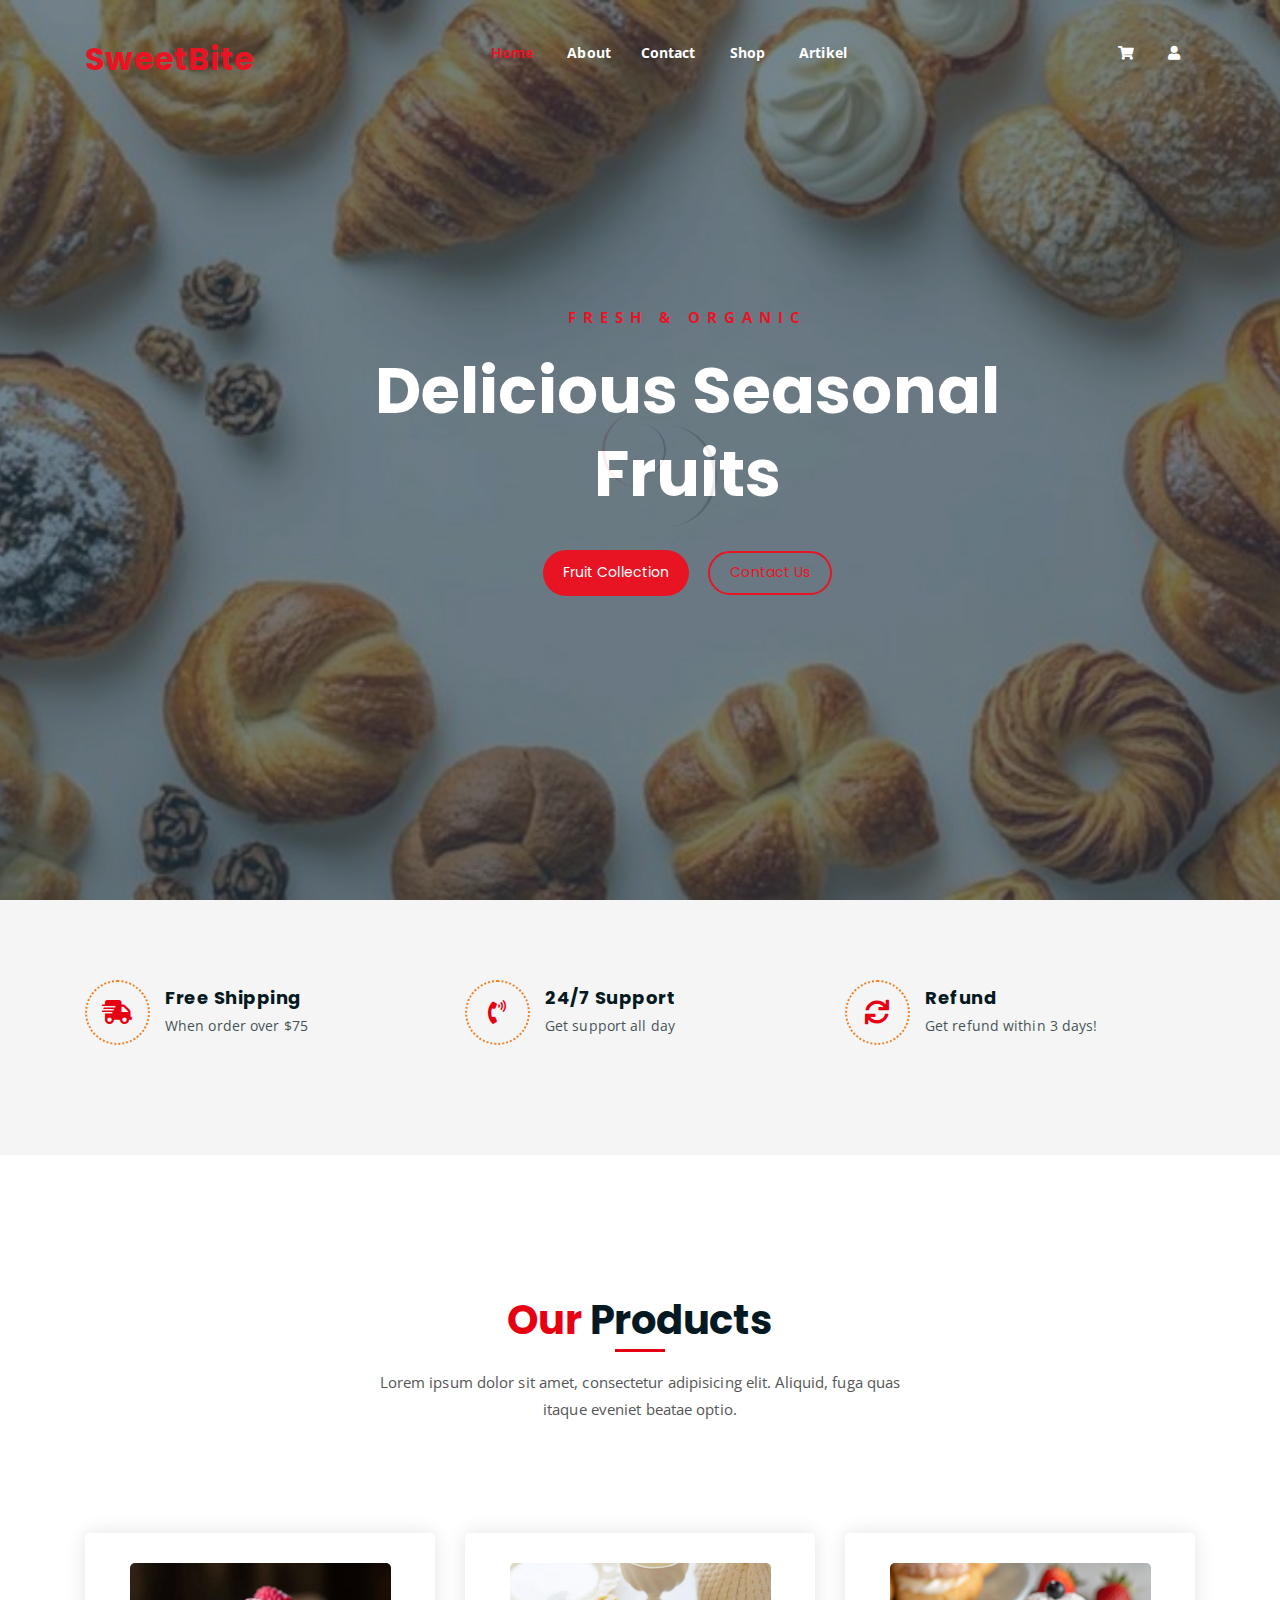
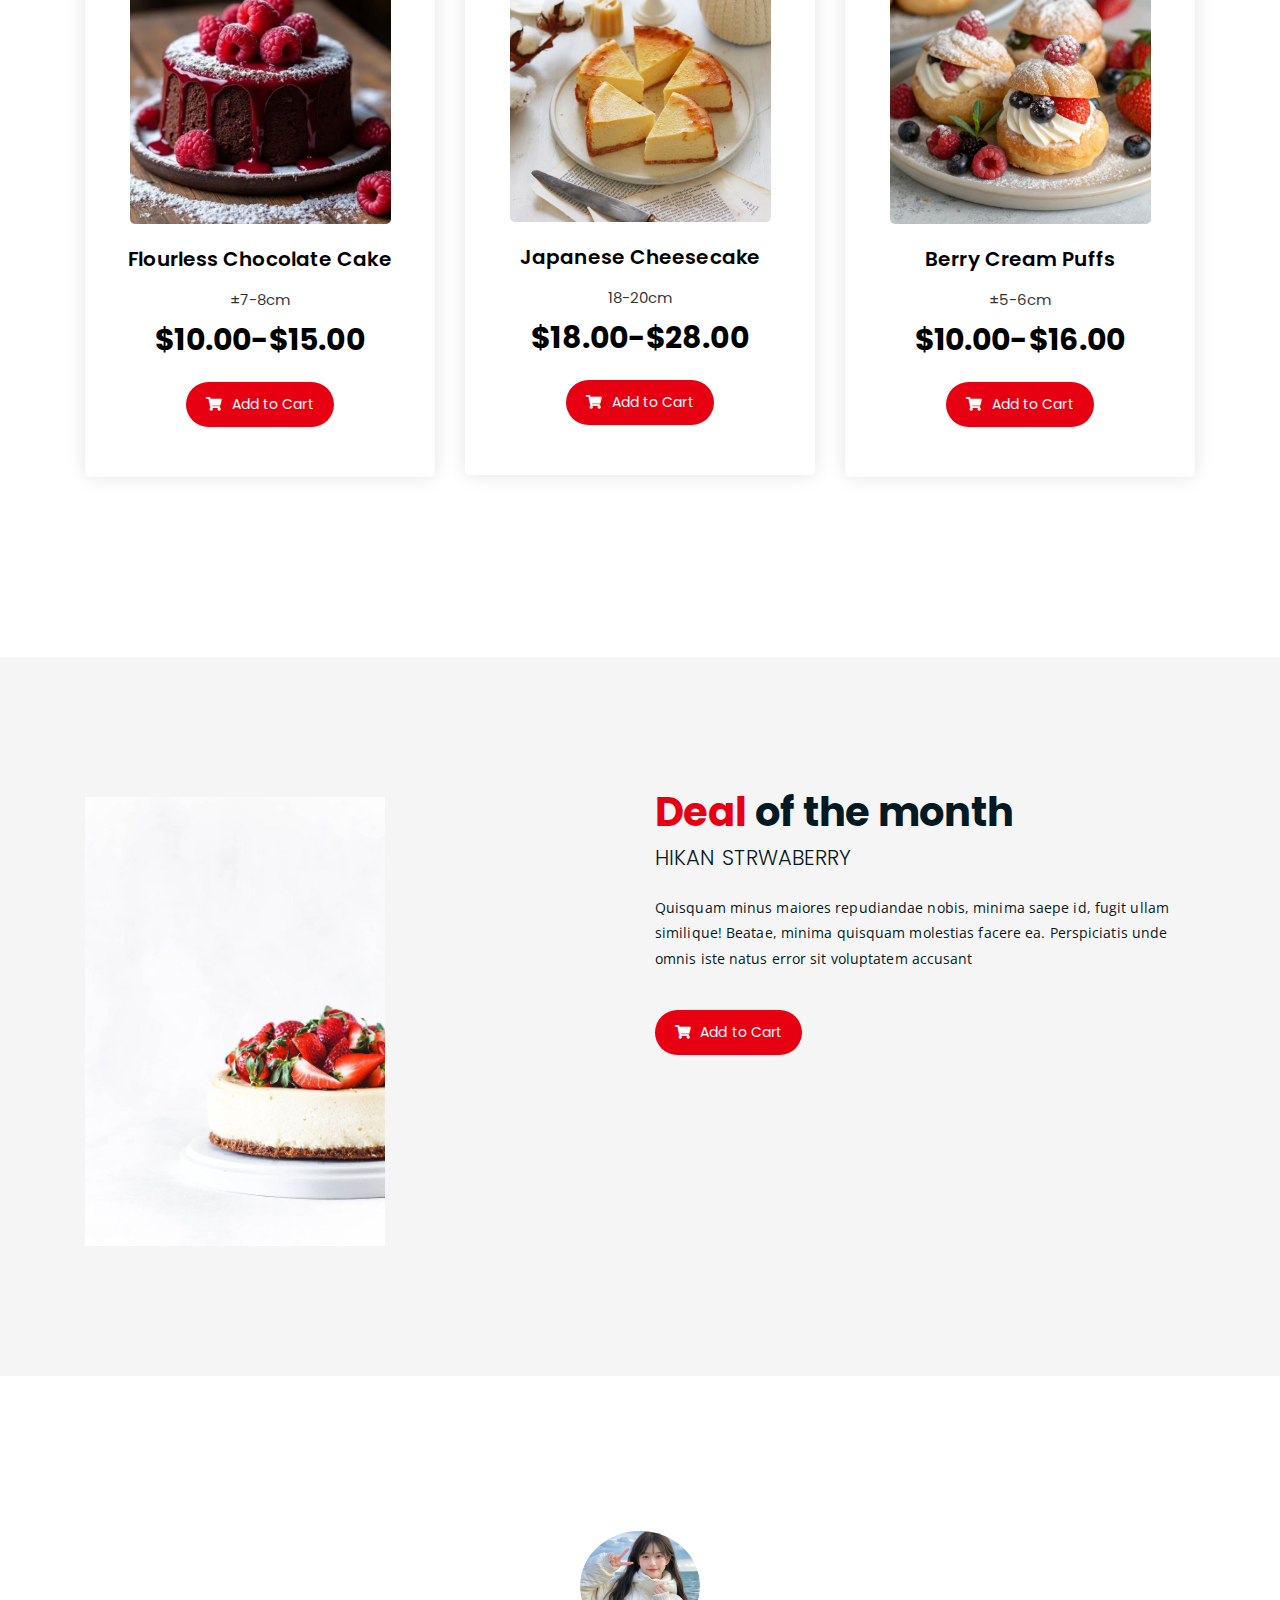
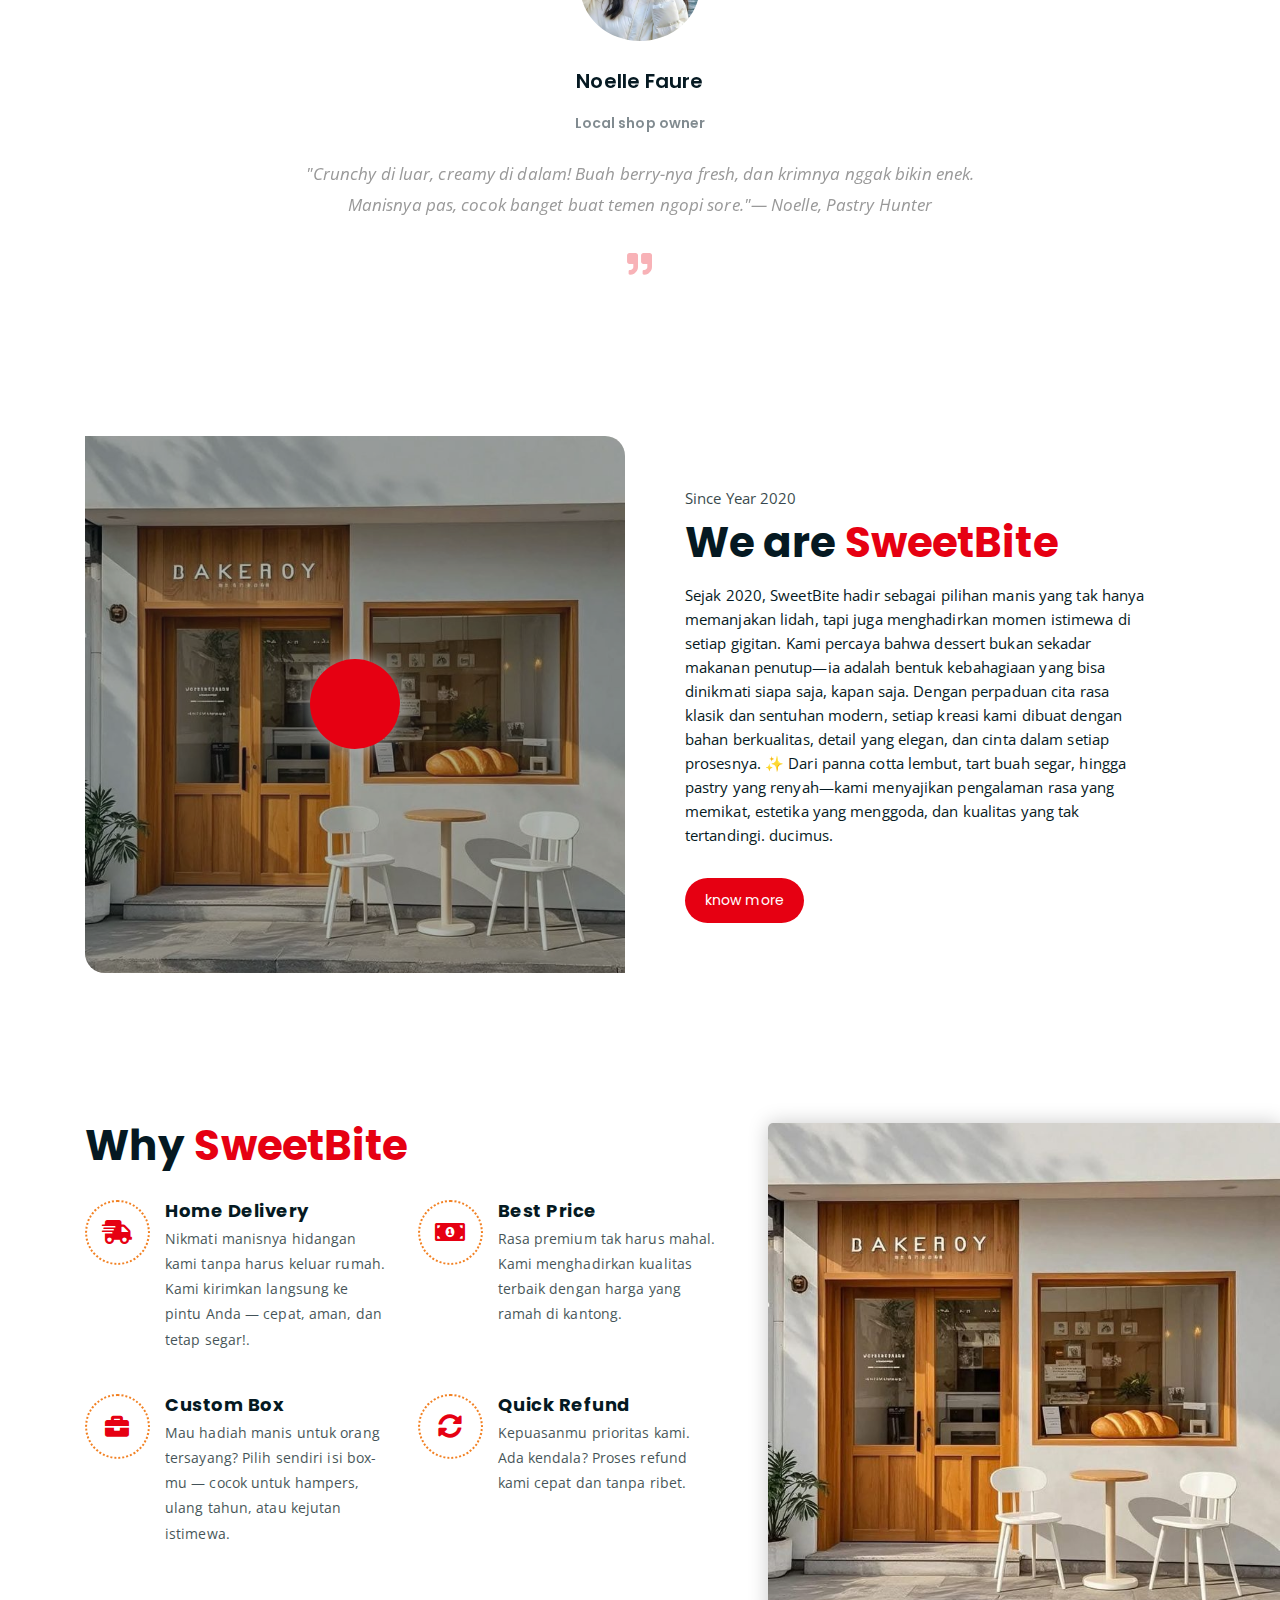
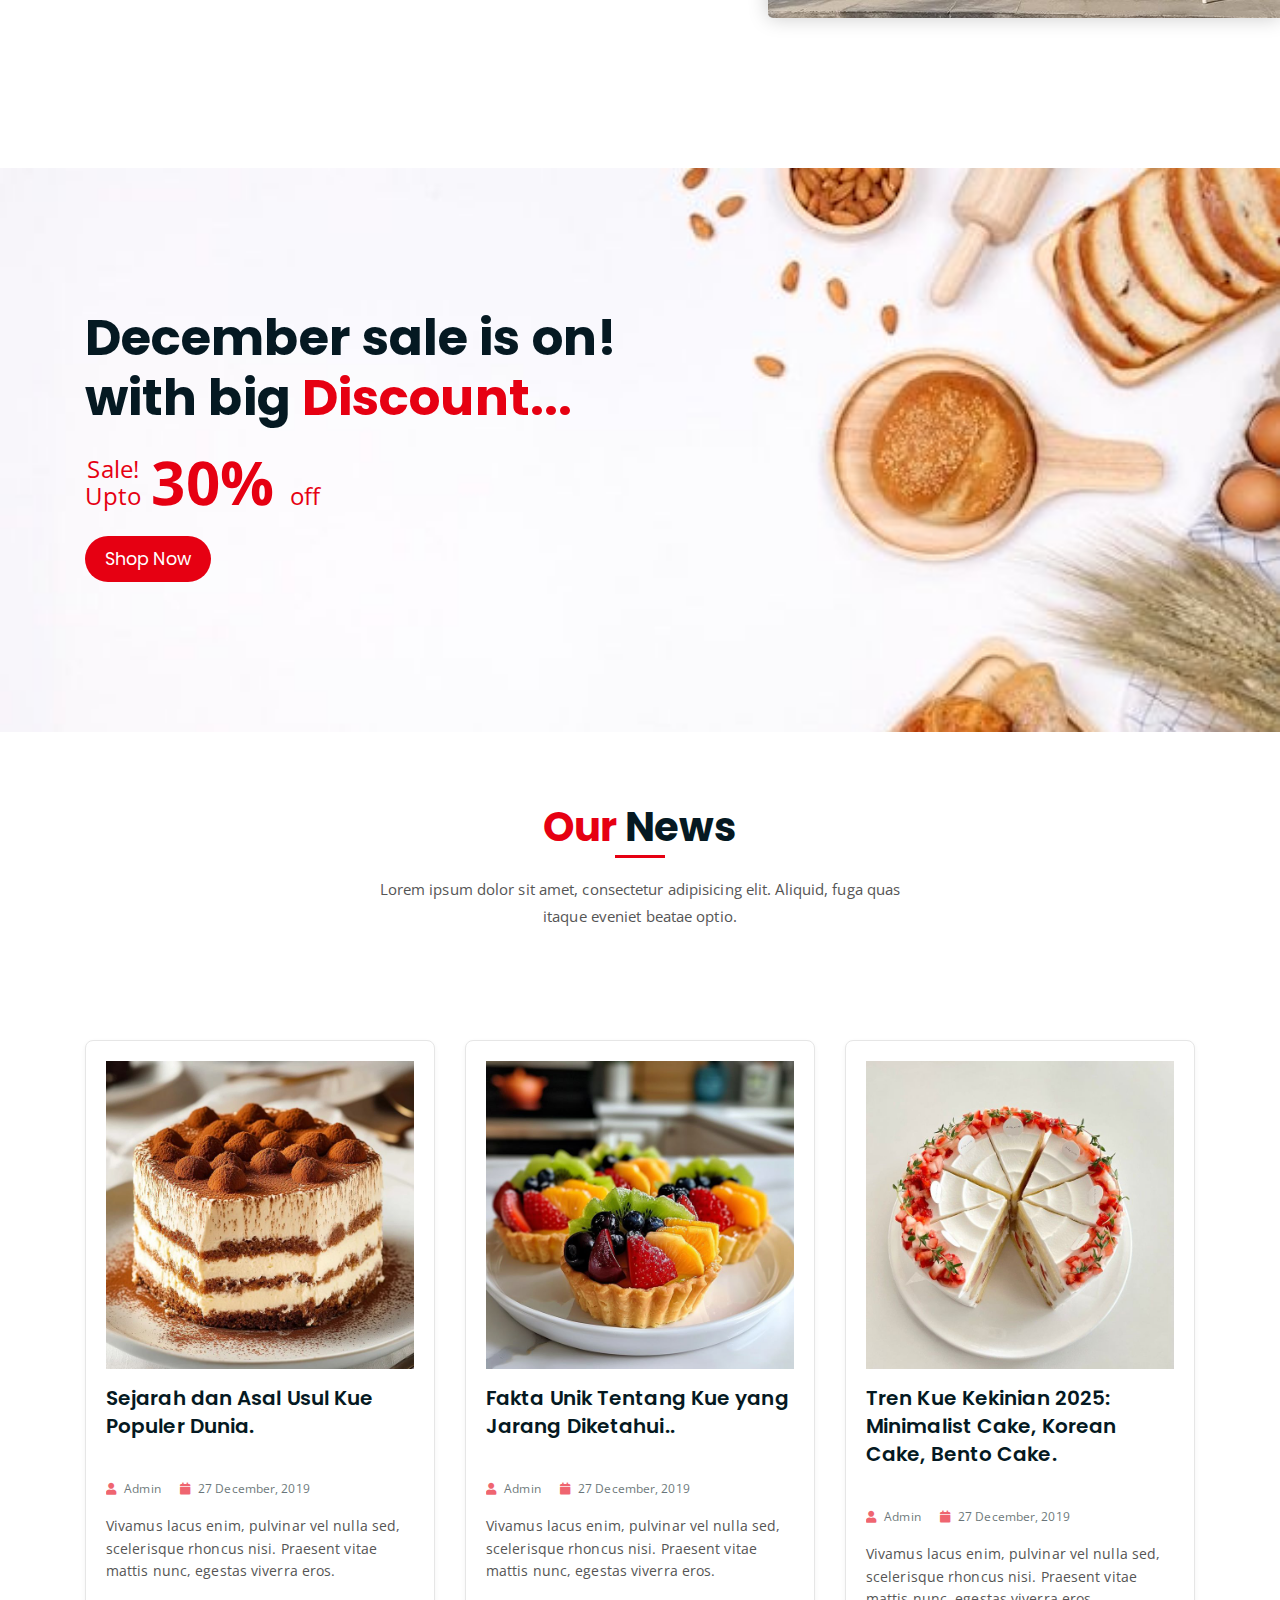
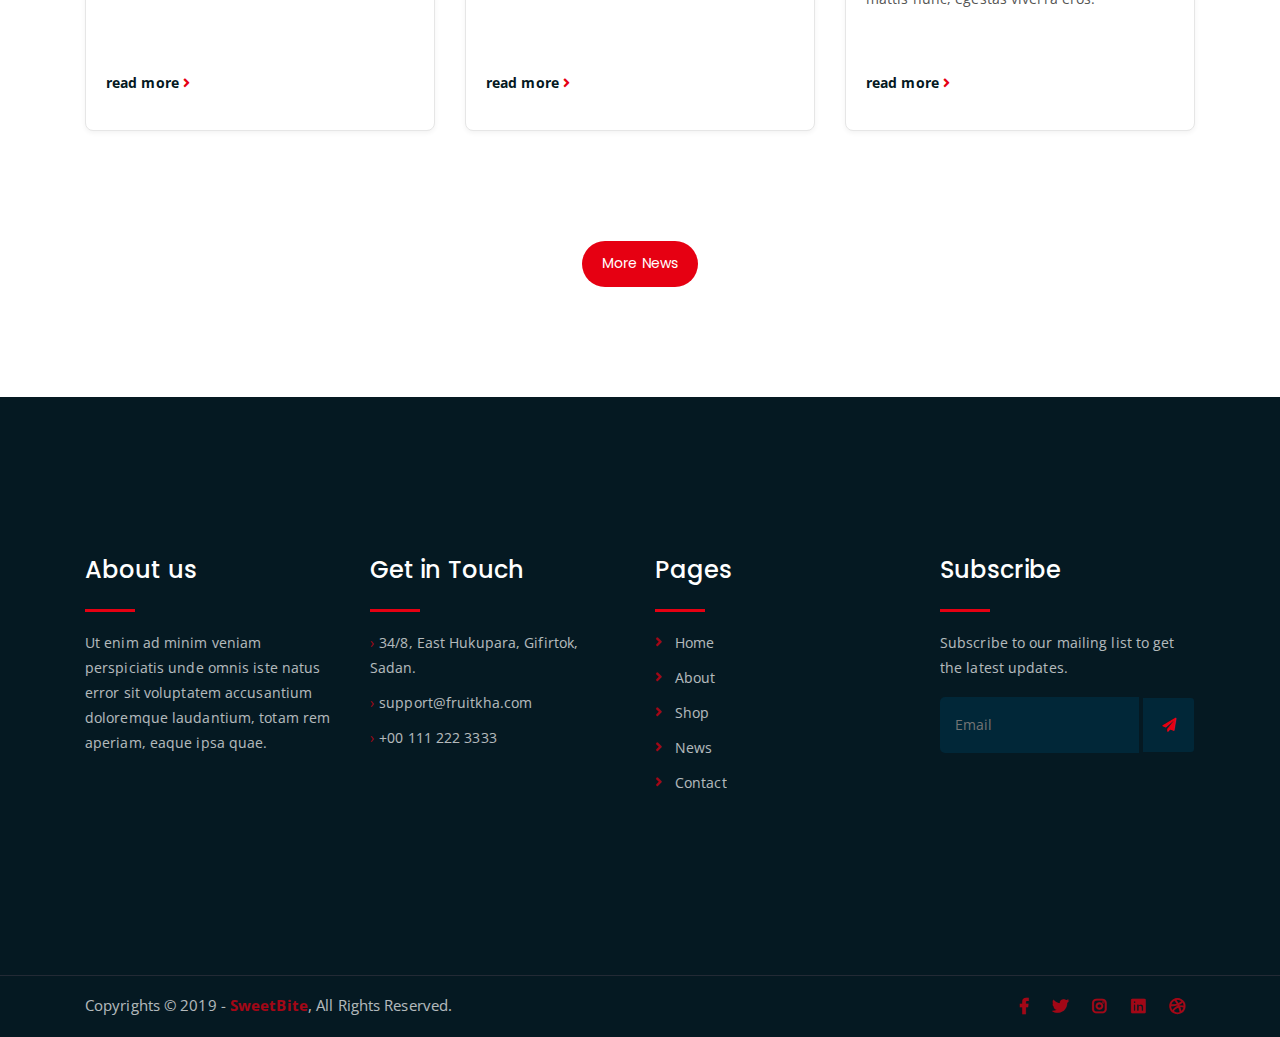
<file: index.html>
<!DOCTYPE html>
<html lang="en">
<head>
	<meta charset="UTF-8">
	<meta http-equiv="X-UA-Compatible" content="IE=edge">
	<meta name="viewport" content="width=device-width, initial-scale=1">
	<meta name="description" content="Responsive Bootstrap4 Shop Template, Created by Imran Hossain from https://imransdesign.com/">

	<!-- title -->
	<title>SweetBite</title>

	<!-- favicon -->
	<link rel="shortcut icon" type="image/png" href="assets/img/emboh.png">
	<!-- google font -->
	<link href="https://fonts.googleapis.com/css?family=Open+Sans:300,400,700" rel="stylesheet">
	<link href="https://fonts.googleapis.com/css?family=Poppins:400,700&display=swap" rel="stylesheet">
	<!-- fontawesome -->
	<link rel="stylesheet" href="assets/css/all.min.css">
	<!-- bootstrap -->
	<link rel="stylesheet" href="assets/bootstrap/css/bootstrap.min.css">
	<!-- owl carousel -->
	<link rel="stylesheet" href="assets/css/owl.carousel.css">
	<!-- magnific popup -->
	<link rel="stylesheet" href="assets/css/magnific-popup.css">
	<!-- animate css -->
	<link rel="stylesheet" href="assets/css/animate.css">
	<!-- mean menu css -->
	<link rel="stylesheet" href="assets/css/meanmenu.min.css">
	<!-- main style -->
	<link rel="stylesheet" href="assets/css/main.css">
	<!-- responsive -->
	<link rel="stylesheet" href="assets/css/responsive.css">
	<!-- sweetbite custom styles -->
	<link rel="stylesheet" href="assets/css/sweetbite-custom.css">

</head>
<body>
	
	<!--PreLoader-->
    <div class="loader">
        <div class="loader-inner">
            <div class="circle"></div>
        </div>
    </div>
    <!--PreLoader Ends-->
	
	<!-- header -->
	<div class="top-header-area" id="sticker">
		<div class="container">
			<div class="row">
				<div class="col-lg-12 col-sm-12 text-center">
					<div class="main-menu-wrap">
						<!-- logo -->
						<div class="site-logo">
								<h1 class="logo-text">SweetBite</h1>
							</a>
						</div>
						<!-- logo -->

						<!-- menu start -->
						<nav class="main-menu">
							<ul>
								<li class="current-list-item"><a href="index.html">Home</a></li>
								<li><a href="about.html">About</a>
								<li><a href="contact.html">Contact</a></li>
								<li><a href="shop.html">Shop</a></li>
								<li><a href="artikel.html">Artikel</a>
								<li>
									<div class="header-icons">
										<a class="shopping-cart" href="cart.html"><i class="fas fa-shopping-cart"></i></a>
										<a class="mobile-hide account-icon" href="admin/login_admin.html"><i class="fas fa-user"></i></a>
									</div>
								</li>
							</ul>
						</nav>
						<a class="mobile-show account-icon" href="admin/login_admin.html"><i class="fas fa-user"></i></a>
						<div class="mobile-menu"></div>
						<!-- menu end -->
					</div>
				</div>
			</div>
		</div>
	</div>
	<!-- end header -->
	
	<!-- hero area -->
	<div class="hero-area hero-bg">
		<div class="container">
			<div class="row">
				<div class="col-lg-9 offset-lg-2 text-center">
					<div class="hero-text">
						<div class="hero-text-tablecell">
							<p class="subtitle">Fresh & Organic</p>
							<h1>Delicious Seasonal Fruits</h1>
							<div class="hero-btns">
								<a href="shop.html" class="boxed-btn">Fruit Collection</a>
								<a href="contact.html" class="bordered-btn">Contact Us</a>
							</div>
						</div>
					</div>
				</div>
			</div>
		</div>
	</div>
	<!-- end hero area -->

	<!-- features list section -->
	<div class="list-section pt-80 pb-80">
		<div class="container">

			<div class="row">
				<div class="col-lg-4 col-md-6 mb-4 mb-lg-0">
					<div class="list-box d-flex align-items-center">
						<div class="list-icon">
							<i class="fas fa-shipping-fast"></i>
						</div>
						<div class="content">
							<h3>Free Shipping</h3>
							<p>When order over $75</p>
						</div>
					</div>
				</div>
				<div class="col-lg-4 col-md-6 mb-4 mb-lg-0">
					<div class="list-box d-flex align-items-center">
						<div class="list-icon">
							<i class="fas fa-phone-volume"></i>
						</div>
						<div class="content">
							<h3>24/7 Support</h3>
							<p>Get support all day</p>
						</div>
					</div>
				</div>
				<div class="col-lg-4 col-md-6">
					<div class="list-box d-flex justify-content-start align-items-center">
						<div class="list-icon">
							<i class="fas fa-sync"></i>
						</div>
						<div class="content">
							<h3>Refund</h3>
							<p>Get refund within 3 days!</p>
						</div>
					</div>
				</div>
			</div>

		</div>
	</div>
	<!-- end features list section -->

	<!-- product section -->
	<div class="product-section mt-150 mb-150">
		<div class="container">
			<div class="row">
				<div class="col-lg-8 offset-lg-2 text-center">
					<div class="section-title">	
						<h3><span class="orange-text">Our</span> Products</h3>
						<p>Lorem ipsum dolor sit amet, consectetur adipisicing elit. Aliquid, fuga quas itaque eveniet beatae optio.</p>
					</div>
				</div>
			</div>

			<div class="row">
				<div class="col-lg-4 col-md-6 text-center">
					<div class="single-product-item">
						<div class="product-image">
							<a href="single-product.html"><img src="assets/img/products/cake1.jpg" alt=""></a>
						</div>
						<h3>Flourless Chocolate Cake</h3>
						<p class="product-price"><span> ±7-8cm </span> $10.00-$15.00 </p>
						<a href="cart.html" class="cart-btn"><i class="fas fa-shopping-cart"></i> Add to Cart</a>
					</div>
				</div>
				<div class="col-lg-4 col-md-6 text-center">
					<div class="single-product-item">
						<div class="product-image">
							<a href="single-product.html"><img src="assets/img/products/cake2.jpg" alt=""></a>
						</div>
						<h3>Japanese Cheesecake</h3>
						<p class="product-price"><span>18-20cm</span> $18.00-$28.00 </p>
						<a href="cart.html" class="cart-btn"><i class="fas fa-shopping-cart"></i> Add to Cart</a>
					</div>
				</div>
				<div class="col-lg-4 col-md-6 offset-md-3 offset-lg-0 text-center">
					<div class="single-product-item">
						<div class="product-image">
							<a href="single-product.html"><img src="assets/img/products/pastry1.jpg" alt=""></a>
						</div>
						<h3>Berry Cream Puffs </h3>
						<p class="product-price"><span> ±5-6cm</span> $10.00-$16.00 </p>
						<a href="cart.html" class="cart-btn"><i class="fas fa-shopping-cart"></i> Add to Cart</a>
					</div>
				</div>
			</div>
		</div>
	</div>
	<!-- end product section -->

	<!-- cart banner section -->
	<section class="cart-banner pt-100 pb-100">
    	<div class="container">
        	<div class="row clearfix">
            	<!--Image Column-->
            	<div class="image-column col-lg-6">
                	<div class="image">
                    	<img src="assets/img/aa.jpg" alt="" style="width: 300px; height: auto;">
                    </div>
                </div>
                <!--Content Column-->
                <div class="content-column col-lg-6">
					<h3><span class="orange-text">Deal</span> of the month</h3>
                    <h4>Hikan Strwaberry</h4>
                    <div class="text">Quisquam minus maiores repudiandae nobis, minima saepe id, fugit ullam similique! Beatae, minima quisquam molestias facere ea. Perspiciatis unde omnis iste natus error sit voluptatem accusant</div>
                    <!--Countdown Timer-->
                	<a href="cart.html" class="cart-btn mt-3"><i class="fas fa-shopping-cart"></i> Add to Cart</a>
                </div>
            </div>
        </div>
    </section>
    <!-- end cart banner section -->

	<!-- testimonail-section -->
	<div class="testimonail-section mt-150 mb-150">
		<div class="container">
			<div class="row">
				<div class="col-lg-10 offset-lg-1 text-center">
					<div class="testimonial-sliders">
						<div class="single-testimonial-slider">
							<div class="client-avater">
								<img src="assets/img/avaters/cewe3.jpg" alt="">
							</div>
							<div class="client-meta">
								<h3>Noelle Faure <span>Local shop owner</span></h3>
								<p class="testimonial-body">
									"Crunchy di luar, creamy di dalam! Buah berry-nya fresh, dan krimnya nggak bikin enek. Manisnya pas, cocok banget buat temen ngopi sore."— Noelle, Pastry Hunter
								</p>
								<div class="last-icon">
									<i class="fas fa-quote-right"></i>
								</div>
							</div>
						</div>
						<div class="single-testimonial-slider">
							<div class="client-avater">
								<img src="assets/img/avaters/cewe1.jpg" alt="">
							</div>
							<div class="client-meta">
								<h3>Juliette Amora</h3>
								<p class="testimonial-body">
									"Lumer di mulut! Cokelatnya pekat dan intense, berpadu sempurna dengan segarnya raspberry. Nggak nyangka ini gluten-free! Definitely a must-try."— Amora, Chocolate Lover
								<div class="last-icon">
									<i class="fas fa-quote-right"></i>
								</div>
							</div>
						</div>
						<div class="single-testimonial-slider">
							<div class="client-avater">
								<img src="assets/img/avaters/cewe2.jpg" alt="">
							</div>
							<div class="client-meta">
								<h3>Vivienne Ciel <span>Local shop owner</span></h3>
								<p class="testimonial-body">
									"Lembut banget! Panna Cotta-nya creamy tapi tetap ringan, dan rasa kelapanya bikin nagih. Dessert yang elegan dan tropikal dalam satu sendok."— Vivi, Dessert Enthusiast
								</p>
								<div class="last-icon">
									<i class="fas fa-quote-right"></i>
								</div>
							</div>
						</div>
					</div>
				</div>
			</div>
		</div>
	</div>
	<!-- end testimonail-section -->
	
	<!-- advertisement section -->
	<div class="abt-section mb-150">
		<div class="container">
			<div class="row">
				<div class="col-lg-6 col-md-12">
					<div class="abt-bg">
						<a href="https://www.youtube.com/watch?v=DBLlFWYcIGQ" class="video-play-btn popup-youtube"><i class="fas fa-play"></i></a>
					</div>
				</div>
				<div class="col-lg-6 col-md-12">
					<div class="abt-text">
						<p class="top-sub">Since Year 2020</p>
						<h2>We are <span class="orange-text">SweetBite</span></h2>
						<p>Sejak 2020, SweetBite hadir sebagai pilihan manis yang tak hanya memanjakan lidah, tapi juga menghadirkan momen istimewa di setiap gigitan. Kami percaya bahwa dessert bukan sekadar makanan penutup—ia adalah bentuk kebahagiaan yang bisa dinikmati siapa saja, kapan saja. Dengan perpaduan cita rasa klasik dan sentuhan modern, setiap kreasi kami dibuat dengan bahan berkualitas, detail yang elegan, dan cinta dalam setiap prosesnya.
							✨ Dari panna cotta lembut, tart buah segar, hingga pastry yang renyah—kami menyajikan pengalaman rasa yang memikat, estetika yang menggoda, dan kualitas yang tak tertandingi. ducimus.</p>
						<a href="about.html" class="boxed-btn mt-4">know more</a>
					</div>
				</div>
			</div>
		</div>
	</div>
	<!-- end advertisement section -->

	<!-- featured section -->
	<div class="feature-bg">
		<div class="container">
			<div class="row">
				<div class="col-lg-7">
					<div class="featured-text">
						<h2 class="pb-3">Why <span class="orange-text">SweetBite</span></h2>
						<div class="row">
							<div class="col-lg-6 col-md-6 mb-4 mb-md-5">
								<div class="list-box d-flex">
									<div class="list-icon">
										<i class="fas fa-shipping-fast"></i>
									</div>
									<div class="content">
										<h3>Home Delivery</h3>
										<p>Nikmati manisnya hidangan kami tanpa harus keluar rumah. Kami kirimkan langsung ke pintu Anda — cepat, aman, dan tetap segar!.</p>
									</div>
								</div>
							</div>
							<div class="col-lg-6 col-md-6 mb-5 mb-md-5">
								<div class="list-box d-flex">
									<div class="list-icon">
										<i class="fas fa-money-bill-alt"></i>
									</div>
									<div class="content">
										<h3>Best Price</h3>
										<p>Rasa premium tak harus mahal. Kami menghadirkan kualitas terbaik dengan harga yang ramah di kantong.</p>
									</div>
								</div>
							</div>
							<div class="col-lg-6 col-md-6 mb-5 mb-md-5">
								<div class="list-box d-flex">
									<div class="list-icon">
										<i class="fas fa-briefcase"></i>
									</div>
									<div class="content">
										<h3>Custom Box</h3>
										<p>Mau hadiah manis untuk orang tersayang? Pilih sendiri isi box-mu — cocok untuk hampers, ulang tahun, atau kejutan istimewa.</p>
									</div>
								</div>
							</div>
							<div class="col-lg-6 col-md-6">
								<div class="list-box d-flex">
									<div class="list-icon">
										<i class="fas fa-sync-alt"></i>
									</div>
									<div class="content">
										<h3>Quick Refund</h3>
										<p>Kepuasanmu prioritas kami. Ada kendala? Proses refund kami cepat dan tanpa ribet.</p>
									</div>
								</div>
							</div>
						</div>
					</div>
				</div>
			</div>
		</div>
	</div>
	<!-- end featured section -->

	
	<!-- shop banner -->
	<section class="shop-banner">
    	<div class="container">
        	<h3>December sale is on! <br> with big <span class="orange-text">Discount...</span></h3>
            <div class="sale-percent"><span>Sale! <br> Upto</span>30% <span>off</span></div>
            <a href="shop.html" class="cart-btn btn-lg">Shop Now</a>
        </div>
    </section>
	<!-- end shop banner -->

	<!-- latest news -->
	<div class="latest-news pt-150 pb-150">
		<div class="container">

			<div class="row">
				<div class="col-lg-8 offset-lg-2 text-center">
					<div class="section-title">	
						<h3><span class="orange-text">Our</span> News</h3>
						<p>Lorem ipsum dolor sit amet, consectetur adipisicing elit. Aliquid, fuga quas itaque eveniet beatae optio.</p>
					</div>
				</div>
			</div>

			<div class="row">
				<div class="col-lg-4 col-md-6">
					<div class="single-latest-news">
						<img src="assets/img/latest-news/Tiramisu Cake.jpg" alt="">
						<div class="news-text-box">
							<h3><a href="single-news.html">Sejarah dan Asal Usul Kue Populer Dunia.</a></h3>
							<p class="blog-meta">
								<span class="author"><i class="fas fa-user"></i> Admin</span>
								<span class="date"><i class="fas fa-calendar"></i> 27 December, 2019</span>
							</p>
							<p class="excerpt">Vivamus lacus enim, pulvinar vel nulla sed, scelerisque rhoncus nisi. Praesent vitae mattis nunc, egestas viverra eros.</p>
							<a href="single-artikel.html" class="read-more-btn">read more <i class="fas fa-angle-right"></i></a>
						</div>
					</div>
				</div>
				<div class="col-lg-4 col-md-6">
					<div class="single-latest-news">
						<img src="assets/img/latest-news/kue unik.jpg" alt="">
						<div class="news-text-box">
							<h3><a href="single-news.html">Fakta Unik Tentang Kue yang Jarang Diketahui..</a></h3>
							<p class="blog-meta">
								<span class="author"><i class="fas fa-user"></i> Admin</span>
								<span class="date"><i class="fas fa-calendar"></i> 27 December, 2019</span>
							</p>
							<p class="excerpt">Vivamus lacus enim, pulvinar vel nulla sed, scelerisque rhoncus nisi. Praesent vitae mattis nunc, egestas viverra eros.</p>
							<a href="single-artikel.html" class="read-more-btn">read more <i class="fas fa-angle-right"></i></a>
						</div>
					</div>
				</div>
				<div class="col-lg-4 col-md-6 offset-md-3 offset-lg-0">
					<div class="single-latest-news">
						<img src="assets/img/latest-news/kue tren.jpg" alt="">
						<div class="news-text-box">
							<h3><a href="single-news.html">Tren Kue Kekinian 2025: Minimalist Cake, Korean Cake, Bento Cake.</a></h3>
							<p class="blog-meta">
								<span class="author"><i class="fas fa-user"></i> Admin</span>
								<span class="date"><i class="fas fa-calendar"></i> 27 December, 2019</span>
							</p>
							<p class="excerpt">Vivamus lacus enim, pulvinar vel nulla sed, scelerisque rhoncus nisi. Praesent vitae mattis nunc, egestas viverra eros.</p>
							<a href="single-artikel.html" class="read-more-btn">read more <i class="fas fa-angle-right"></i></a>
						</div>
					</div>
				</div>
			</div>
			<div class="row">
				<div class="col-lg-12 text-center">
					<a href="artikel.html" class="boxed-btn">More News</a>
				</div>
			</div>
		</div>
	</div>
	<!-- end latest news -->


	<!-- footer -->
	<div class="footer-area">
		<div class="container">
			<div class="row">
				<div class="col-lg-3 col-md-6">
					<div class="footer-box about-widget">
						<h2 class="widget-title">About us</h2>
						<p>Ut enim ad minim veniam perspiciatis unde omnis iste natus error sit voluptatem accusantium doloremque laudantium, totam rem aperiam, eaque ipsa quae.</p>
					</div>
				</div>
				<div class="col-lg-3 col-md-6">
					<div class="footer-box get-in-touch">
						<h2 class="widget-title">Get in Touch</h2>
						<ul>
							<li>34/8, East Hukupara, Gifirtok, Sadan.</li>
							<li>support@fruitkha.com</li>
							<li>+00 111 222 3333</li>
						</ul>
					</div>
				</div>
				<div class="col-lg-3 col-md-6">
					<div class="footer-box pages">
						<h2 class="widget-title">Pages</h2>
						<ul>
							<li><a href="index.html">Home</a></li>
							<li><a href="about.html">About</a></li>
							<li><a href="services.html">Shop</a></li>
							<li><a href="news.html">News</a></li>
							<li><a href="contact.html">Contact</a></li>
						</ul>
					</div>
				</div>
				<div class="col-lg-3 col-md-6">
					<div class="footer-box subscribe">
						<h2 class="widget-title">Subscribe</h2>
						<p>Subscribe to our mailing list to get the latest updates.</p>
						<form action="index.html">
							<input type="email" placeholder="Email">
							<button type="submit"><i class="fas fa-paper-plane"></i></button>
						</form>
					</div>
				</div>
			</div>
		</div>
	</div>
	<!-- end footer -->
	
	<!-- copyright -->
	<div class="copyright">
		<div class="container">
			<div class="row">
				<div class="col-lg-6 col-md-12">
					<p>Copyrights &copy; 2019 - <a href="https://imransdesign.com/">SweetBite</a>,  All Rights Reserved.<br></p>
				</div>
				<div class="col-lg-6 text-right col-md-12">
					<div class="social-icons">
						<ul>
							<li><a href="#" target="_blank"><i class="fab fa-facebook-f"></i></a></li>
							<li><a href="#" target="_blank"><i class="fab fa-twitter"></i></a></li>
							<li><a href="#" target="_blank"><i class="fab fa-instagram"></i></a></li>
							<li><a href="#" target="_blank"><i class="fab fa-linkedin"></i></a></li>
							<li><a href="#" target="_blank"><i class="fab fa-dribbble"></i></a></li>
						</ul>
					</div>
				</div>
			</div>
		</div>
	</div>
	<!-- end copyright -->
	
	<!-- jquery -->
	<script src="assets/js/jquery-1.11.3.min.js"></script>
	<!-- bootstrap -->
	<script src="assets/bootstrap/js/bootstrap.min.js"></script>
	<!-- count down -->
	<script src="assets/js/jquery.countdown.js"></script>
	<!-- isotope -->
	<script src="assets/js/jquery.isotope-3.0.6.min.js"></script>
	<!-- waypoints -->
	<script src="assets/js/waypoints.js"></script>
	<!-- owl carousel -->
	<script src="assets/js/owl.carousel.min.js"></script>
	<!-- magnific popup -->
	<script src="assets/js/jquery.magnific-popup.min.js"></script>
	<!-- mean menu -->
	<script src="assets/js/jquery.meanmenu.min.js"></script>
	<!-- sticker js -->
	<script src="assets/js/sticker.js"></script>
	<!-- main js -->
	<script src="assets/js/main.js"></script>
	<script>
// Fungsi untuk menambah produk ke cart
function addToCart(product) {
  // Ambil cart dari localStorage
  let cart = JSON.parse(localStorage.getItem('sweetbite_cart') || '[]');
  // Cek apakah produk sudah ada di cart
  const idx = cart.findIndex(item => item.name === product.name);
  if (idx !== -1) {
    cart[idx].qty += 1;
  } else {
    cart.push({...product, qty: 1});
  }
  localStorage.setItem('sweetbite_cart', JSON.stringify(cart));
  alert('Produk berhasil ditambahkan ke keranjang!');
}

// Event listener untuk semua tombol Add to Cart
document.querySelectorAll('.cart-btn').forEach(btn => {
  btn.addEventListener('click', function(e) {
    e.preventDefault();
    // Ambil data produk dari elemen terdekat
    const productItem = btn.closest('.single-product-item');
    const name = productItem.querySelector('h3').innerText;
    const priceText = productItem.querySelector('.product-price').innerText;
    const price = priceText.match(/\$([\d\.]+)/) ? priceText.match(/\$([\d\.]+)/)[1] : "0";
    const img = productItem.querySelector('img').getAttribute('src');
    addToCart({name, price, img});
  });
});
</script>

</body>
</html>
</file>
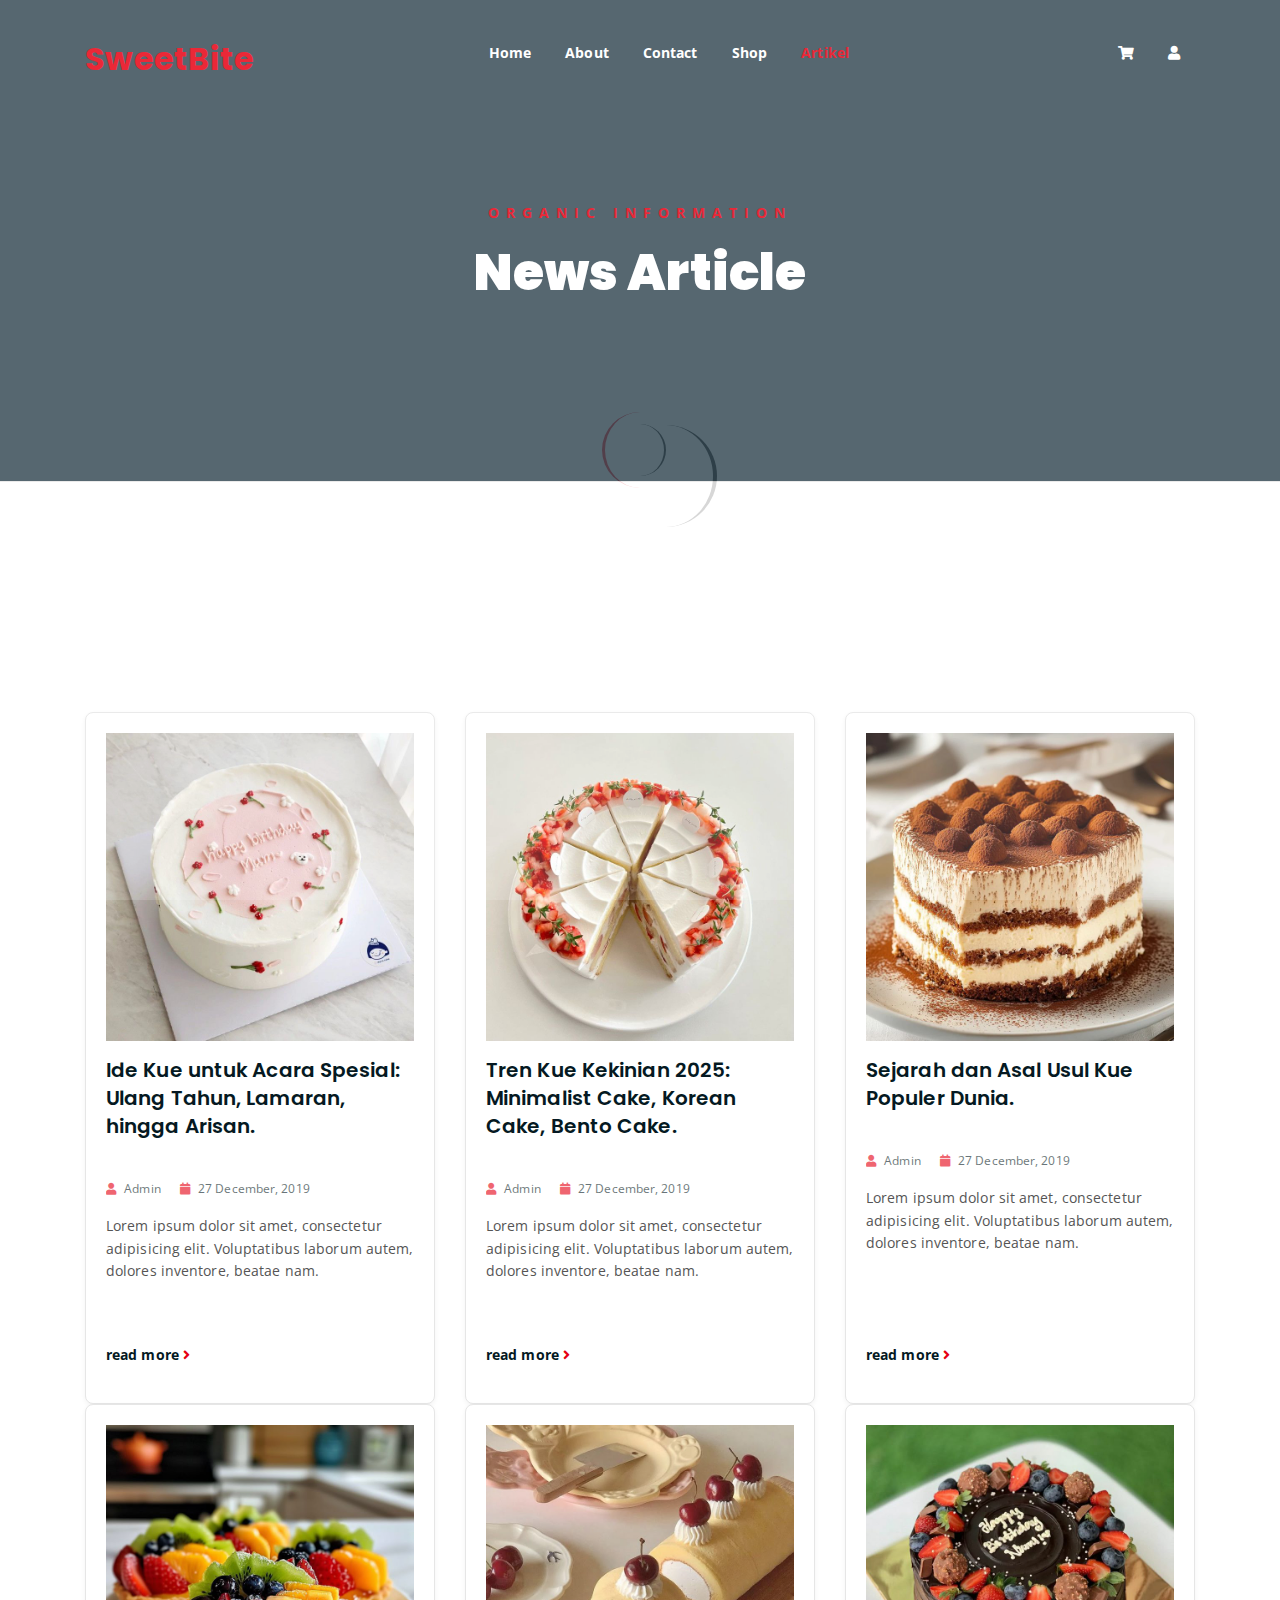
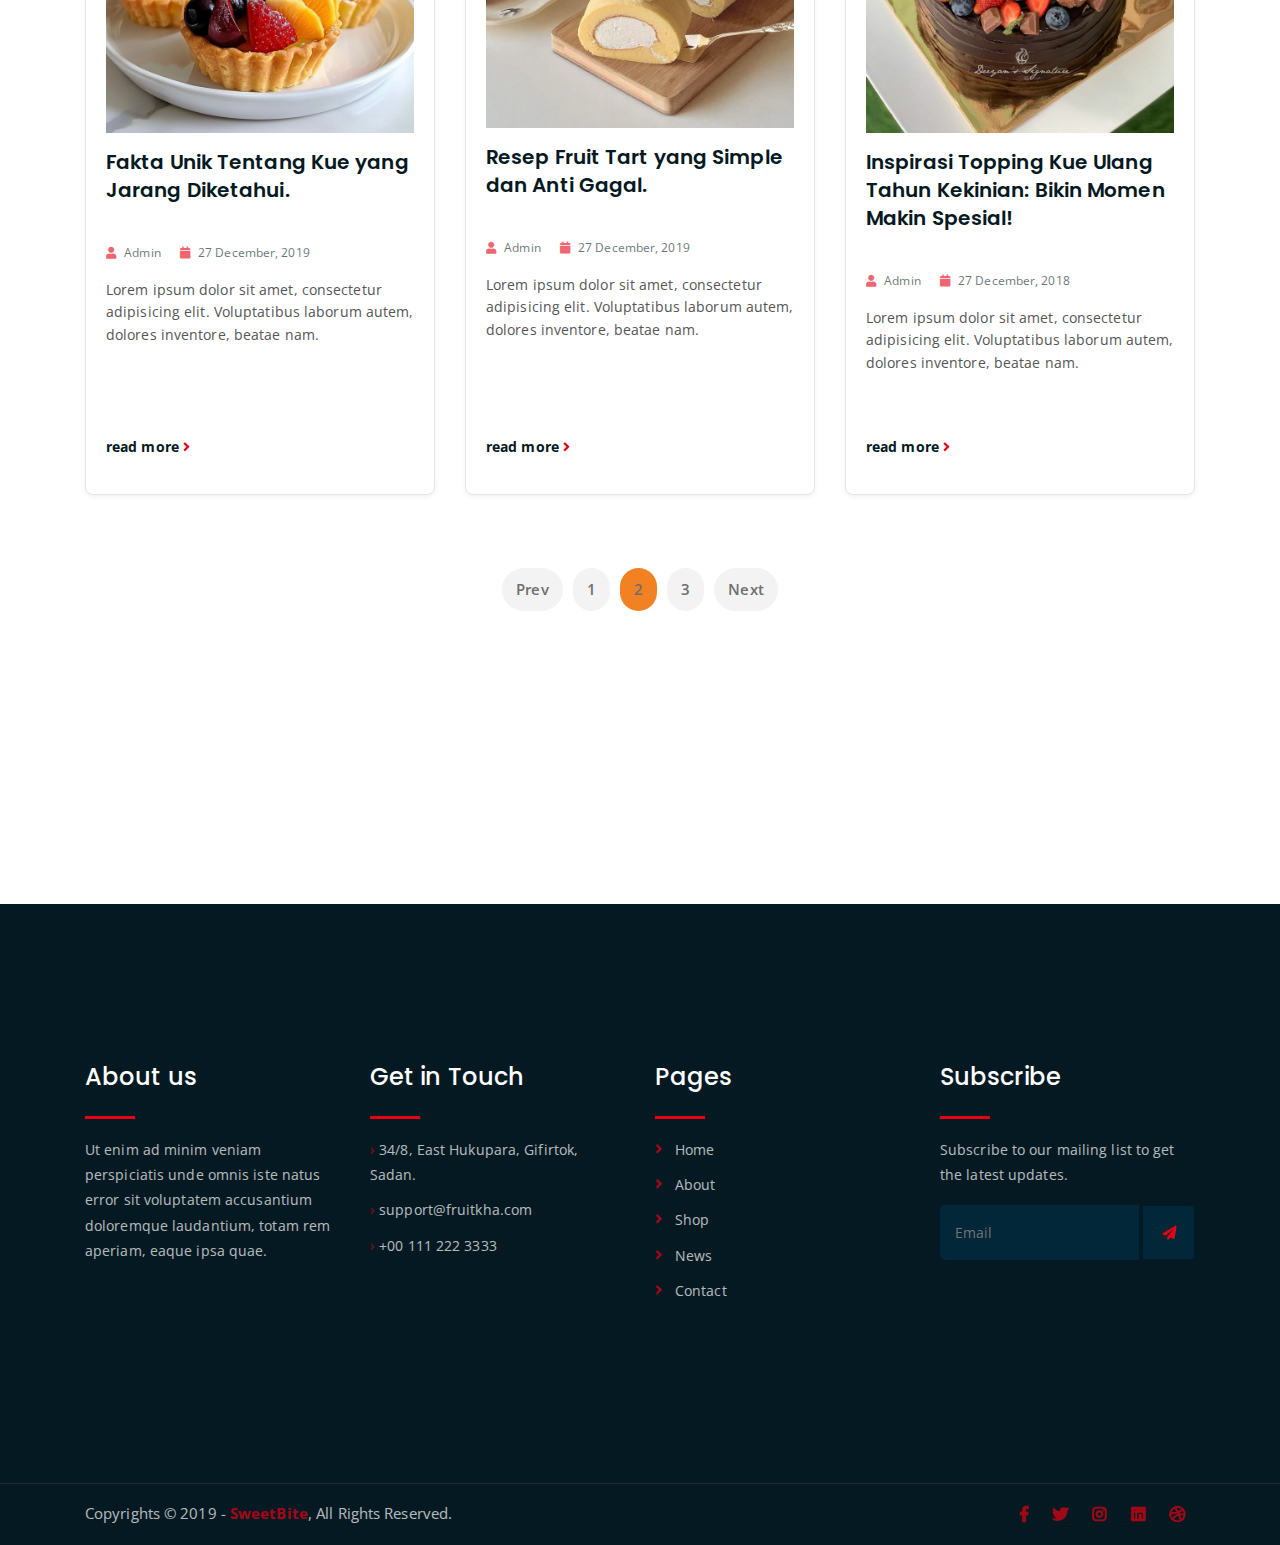
<file: artikel.html>
<!DOCTYPE html>
<html lang="en">
<head>
	<meta charset="UTF-8">
	<meta http-equiv="X-UA-Compatible" content="IE=edge">
	<meta name="viewport" content="width=device-width, initial-scale=1">
	<meta name="description" content="Responsive Bootstrap4 Shop Template, Created by Imran Hossain from https://imransdesign.com/">

	<!-- title -->
	<title>News</title>

	<!-- favicon -->
	<link rel="shortcut icon" type="image/png" href="assets/img/emboh.png">
	<!-- google font -->
	<link href="https://fonts.googleapis.com/css?family=Open+Sans:300,400,700" rel="stylesheet">
	<link href="https://fonts.googleapis.com/css?family=Poppins:400,700&display=swap" rel="stylesheet">
	<!-- fontawesome -->
	<link rel="stylesheet" href="assets/css/all.min.css">
	<!-- bootstrap -->
	<link rel="stylesheet" href="assets/bootstrap/css/bootstrap.min.css">
	<!-- owl carousel -->
	<link rel="stylesheet" href="assets/css/owl.carousel.css">
	<!-- magnific popup -->
	<link rel="stylesheet" href="assets/css/magnific-popup.css">
	<!-- animate css -->
	<link rel="stylesheet" href="assets/css/animate.css">
	<!-- mean menu css -->
	<link rel="stylesheet" href="assets/css/meanmenu.min.css">
	<!-- main style -->
	<link rel="stylesheet" href="assets/css/main.css">
	<!-- responsive -->
	<link rel="stylesheet" href="assets/css/responsive.css">
	<!-- sweetbite custom styles -->
	<link rel="stylesheet" href="assets/css/sweetbite-custom.css">
</head>
<body>
	
	<!--PreLoader-->
    <div class="loader">
        <div class="loader-inner">
            <div class="circle"></div>
        </div>
    </div>
    <!--PreLoader Ends-->
	
	<!-- header -->
	<div class="top-header-area" id="sticker">
		<div class="container">
			<div class="row">
				<div class="col-lg-12 col-sm-12 text-center">
					<div class="main-menu-wrap">
						<!-- logo -->
						<div class="site-logo">
							<a href="index.html">
								<h1 class="logo-text">SweetBite</h1>
							</a>
						</div>
						<!-- logo -->

						<!-- menu start -->
						<nav class="main-menu">
							<ul>
								<li><a href="index.html">Home</a></li>
								<li><a href="about.html">About</a></li>
								<li><a href="contact.html">Contact</a></li>
								<li><a href="shop.html">Shop</a></li>
								<li class="current-list-item"><a href="artikel.html">Artikel</a></li>
								<li>
									<div class="header-icons">
										<a class="shopping-cart" href="cart.html"><i class="fas fa-shopping-cart"></i></a>
										<a class="mobile-hide account-icon" href="admin/login_admin.html"><i class="fas fa-user"></i></a>
									</div>
								</li>
							</ul>
						</nav>
						<a class="mobile-show account-icon" href="admin/login_admin.html"><i class="fas fa-user"></i></a>
						<div class="mobile-menu"></div>
						<!-- menu end -->
					</div>
				</div>
			</div>
		</div>
	</div>
	<!-- end header -->

	<!-- search area -->
	<div class="search-area">
		<div class="container">
			<div class="row">
				<div class="col-lg-12">
					<span class="close-btn"><i class="fas fa-window-close"></i></span>
					<div class="search-bar">
						<div class="search-bar-tablecell">
							<h3>Search For:</h3>
							<input type="text" placeholder="Keywords">
							<button type="submit">Search <i class="fas fa-search"></i></button>
						</div>
					</div>
				</div>
			</div>
		</div>
	</div>
	<!-- end search arewa -->
	
	<!-- breadcrumb-section -->
	<div class="breadcrumb-section breadcrumb-bg">
		<div class="container">
			<div class="row">
				<div class="col-lg-8 offset-lg-2 text-center">
					<div class="breadcrumb-text">
						<p>Organic Information</p>
						<h1>News Article</h1>
					</div>
				</div>
			</div>
		</div>
	</div>
	<!-- end breadcrumb section -->

	<!-- latest news -->
	<div class="latest-news mt-150 mb-150">
		<div class="container">
			<div class="row">
				<div class="col-lg-4 col-md-6">
					<div class="single-latest-news">
						<img src="assets/img/latest-news/kue ultah 1.jpg" alt="">
						<div class="news-text-box">
							<h3><a href="single-artikel.html"> Ide Kue untuk Acara Spesial: Ulang Tahun, Lamaran, hingga Arisan.</a></h3>
							<p class="blog-meta">
								<span class="author"><i class="fas fa-user"></i> Admin</span>
								<span class="date"><i class="fas fa-calendar"></i> 27 December, 2019</span>
							</p>
							<p class="excerpt">Lorem ipsum dolor sit amet, consectetur adipisicing elit. Voluptatibus laborum autem, dolores inventore, beatae nam.</p>
							<a href="single-artikel.html" class="read-more-btn">read more <i class="fas fa-angle-right"></i></a>
						</div>
					</div>
				</div>
				<div class="col-lg-4 col-md-6">
					<div class="single-latest-news">
						<img src="assets/img/latest-news/kue tren.jpg" alt="">
						<div class="news-text-box">
							<h3><a href="single-artikel.html">Tren Kue Kekinian 2025: Minimalist Cake, Korean Cake, Bento Cake.</a></h3>
							<p class="blog-meta">
								<span class="author"><i class="fas fa-user"></i> Admin</span>
								<span class="date"><i class="fas fa-calendar"></i> 27 December, 2019</span>
							</p>
							<p class="excerpt">Lorem ipsum dolor sit amet, consectetur adipisicing elit. Voluptatibus laborum autem, dolores inventore, beatae nam.</p>
							<a href="single-artikel.html" class="read-more-btn">read more <i class="fas fa-angle-right"></i></a>
						</div>
					</div>
				</div>
				<div class="col-lg-4 col-md-6">
					<div class="single-latest-news">
						<img src="assets/img/latest-news/Tiramisu Cake.jpg" alt="">
						<div class="news-text-box">
							<h3><a href="single-artikel.html">Sejarah dan Asal Usul Kue Populer Dunia.</a></h3>
							<p class="blog-meta">
								<span class="author"><i class="fas fa-user"></i> Admin</span>
								<span class="date"><i class="fas fa-calendar"></i> 27 December, 2019</span>
							</p>
							<p class="excerpt">Lorem ipsum dolor sit amet, consectetur adipisicing elit. Voluptatibus laborum autem, dolores inventore, beatae nam.</p>
							<a href="single-artikel.html" class="read-more-btn">read more <i class="fas fa-angle-right"></i></a>
						</div>
					</div>
				</div>
				<div class="col-lg-4 col-md-6">
					<div class="single-latest-news">
						<img src="assets/img/latest-news/kue unik.jpg" alt="">
						<div class="news-text-box">
							<h3><a href="single-artikel.html">Fakta Unik Tentang Kue yang Jarang Diketahui.</a></h3>
							<p class="blog-meta">
								<span class="author"><i class="fas fa-user"></i> Admin</span>
								<span class="date"><i class="fas fa-calendar"></i> 27 December, 2019</span>
							</p>
							<p class="excerpt">Lorem ipsum dolor sit amet, consectetur adipisicing elit. Voluptatibus laborum autem, dolores inventore, beatae nam.</p>
							<a href="single-artikel.html" class="read-more-btn">read more <i class="fas fa-angle-right"></i></a>
						</div>
					</div>
				</div>
				<div class="col-lg-4 col-md-6">
					<div class="single-latest-news">
						<img src="assets/img/latest-news/rollcake.jpg" alt="">
						<div class="news-text-box">
							<h3><a href="single-artikel.html">Resep Fruit Tart yang Simple dan Anti Gagal.</a></h3>
							<p class="blog-meta">
								<span class="author"><i class="fas fa-user"></i> Admin</span>
								<span class="date"><i class="fas fa-calendar"></i> 27 December, 2019</span>
							</p>
							<p class="excerpt">Lorem ipsum dolor sit amet, consectetur adipisicing elit. Voluptatibus laborum autem, dolores inventore, beatae nam.</p>
							<a href="single-artikel.html" class="read-more-btn">read more <i class="fas fa-angle-right"></i></a>
						</div>
					</div>
				</div>
				<div class="col-lg-4 col-md-6">
					<div class="single-latest-news">
						<img src="assets/img/latest-news/topping.jpg" alt="">
						<div class="news-text-box">
							<h3><a href="single-artikel.html"> Inspirasi Topping Kue Ulang Tahun Kekinian: Bikin Momen Makin Spesial!</a></h3>
							<p class="blog-meta">
								<span class="author"><i class="fas fa-user"></i> Admin</span>
								<span class="date"><i class="fas fa-calendar"></i> 27 December, 2018</span>
							</p>
							<p class="excerpt">Lorem ipsum dolor sit amet, consectetur adipisicing elit. Voluptatibus laborum autem, dolores inventore, beatae nam.</p>
							<a href="single-artikel.html" class="read-more-btn">read more <i class="fas fa-angle-right"></i></a>
						</div>
					</div>
				</div>
			</div>

			<div class="row">
				<div class="container">
					<div class="row">
						<div class="col-lg-12 text-center">
							<div class="pagination-wrap">
								<ul>
									<li><a href="#">Prev</a></li>
									<li><a href="#">1</a></li>
									<li><a class="active" href="#">2</a></li>
									<li><a href="#">3</a></li>
									<li><a href="#">Next</a></li>
								</ul>
							</div>
						</div>
					</div>
				</div>
			</div>
		</div>
	</div>
	<!-- end latest news -->

	<!-- footer -->
	<div class="footer-area">
		<div class="container">
			<div class="row">
				<div class="col-lg-3 col-md-6">
					<div class="footer-box about-widget">
						<h2 class="widget-title">About us</h2>
						<p>Ut enim ad minim veniam perspiciatis unde omnis iste natus error sit voluptatem accusantium doloremque laudantium, totam rem aperiam, eaque ipsa quae.</p>
					</div>
				</div>
				<div class="col-lg-3 col-md-6">
					<div class="footer-box get-in-touch">
						<h2 class="widget-title">Get in Touch</h2>
						<ul>
							<li>34/8, East Hukupara, Gifirtok, Sadan.</li>
							<li>support@fruitkha.com</li>
							<li>+00 111 222 3333</li>
						</ul>
					</div>
				</div>
				<div class="col-lg-3 col-md-6">
					<div class="footer-box pages">
						<h2 class="widget-title">Pages</h2>
						<ul>
							<li><a href="index.html">Home</a></li>
							<li><a href="about.html">About</a></li>
							<li><a href="services.html">Shop</a></li>
							<li><a href="news.html">News</a></li>
							<li><a href="contact.html">Contact</a></li>
						</ul>
					</div>
				</div>
				<div class="col-lg-3 col-md-6">
					<div class="footer-box subscribe">
						<h2 class="widget-title">Subscribe</h2>
						<p>Subscribe to our mailing list to get the latest updates.</p>
						<form action="index.html">
							<input type="email" placeholder="Email">
							<button type="submit"><i class="fas fa-paper-plane"></i></button>
						</form>
					</div>
				</div>
			</div>
		</div>
	</div>
	<!-- end footer -->
	
	<!-- copyright -->
	<div class="copyright">
		<div class="container">
			<div class="row">
				<div class="col-lg-6 col-md-12">
					<p>Copyrights &copy; 2019 - <a href="https://imransdesign.com/">SweetBite</a>,  All Rights Reserved.<br>
				</div>
				<div class="col-lg-6 text-right col-md-12">
					<div class="social-icons">
						<ul>
							<li><a href="#" target="_blank"><i class="fab fa-facebook-f"></i></a></li>
							<li><a href="#" target="_blank"><i class="fab fa-twitter"></i></a></li>
							<li><a href="#" target="_blank"><i class="fab fa-instagram"></i></a></li>
							<li><a href="#" target="_blank"><i class="fab fa-linkedin"></i></a></li>
							<li><a href="#" target="_blank"><i class="fab fa-dribbble"></i></a></li>
						</ul>
					</div>
				</div>
			</div>
		</div>
	</div>
	<!-- end copyright -->
	
	<!-- jquery -->
	<script src="assets/js/jquery-1.11.3.min.js"></script>
	<!-- bootstrap -->
	<script src="assets/bootstrap/js/bootstrap.min.js"></script>
	<!-- count down -->
	<script src="assets/js/jquery.countdown.js"></script>
	<!-- isotope -->
	<script src="assets/js/jquery.isotope-3.0.6.min.js"></script>
	<!-- waypoints -->
	<script src="assets/js/waypoints.js"></script>
	<!-- owl carousel -->
	<script src="assets/js/owl.carousel.min.js"></script>
	<!-- magnific popup -->
	<script src="assets/js/jquery.magnific-popup.min.js"></script>
	<!-- mean menu -->
	<script src="assets/js/jquery.meanmenu.min.js"></script>
	<!-- sticker js -->
	<script src="assets/js/sticker.js"></script>
	<!-- main js -->
	<script src="assets/js/main.js"></script>

</body>
</html>
</file>
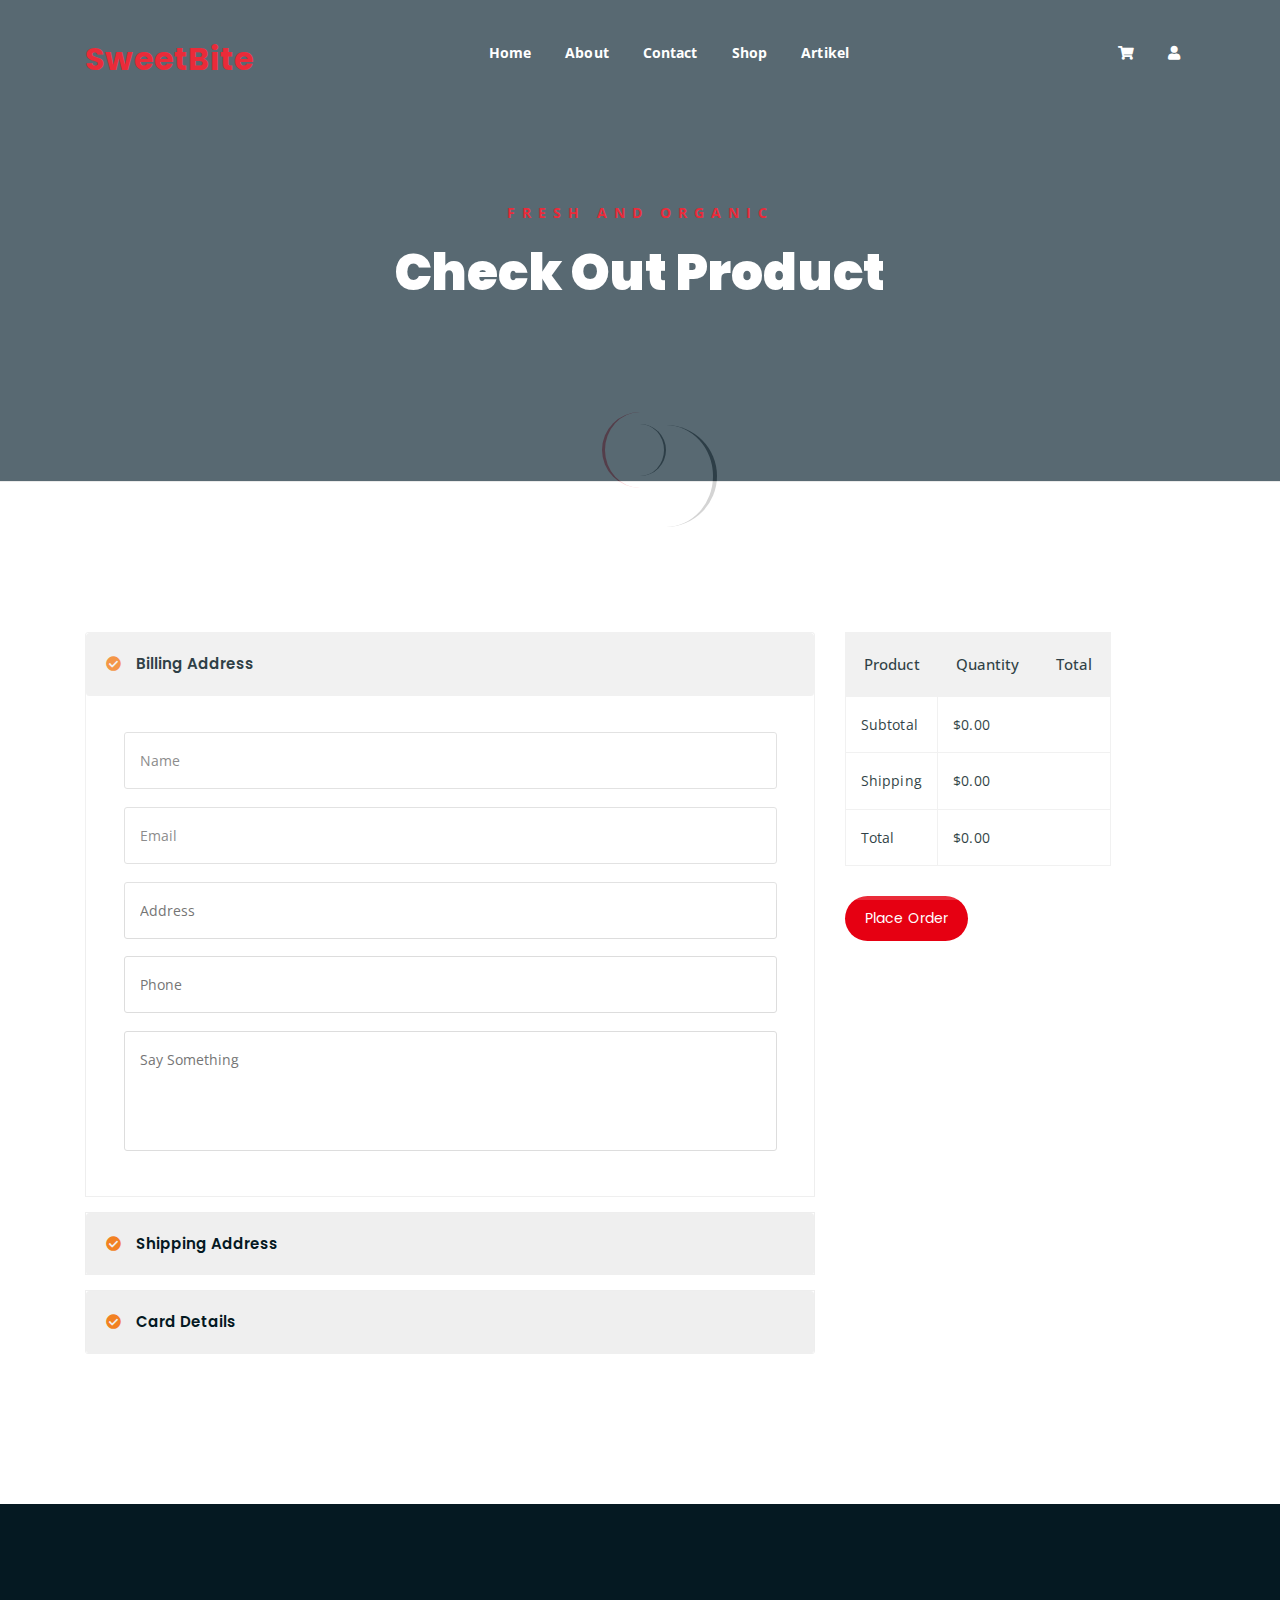
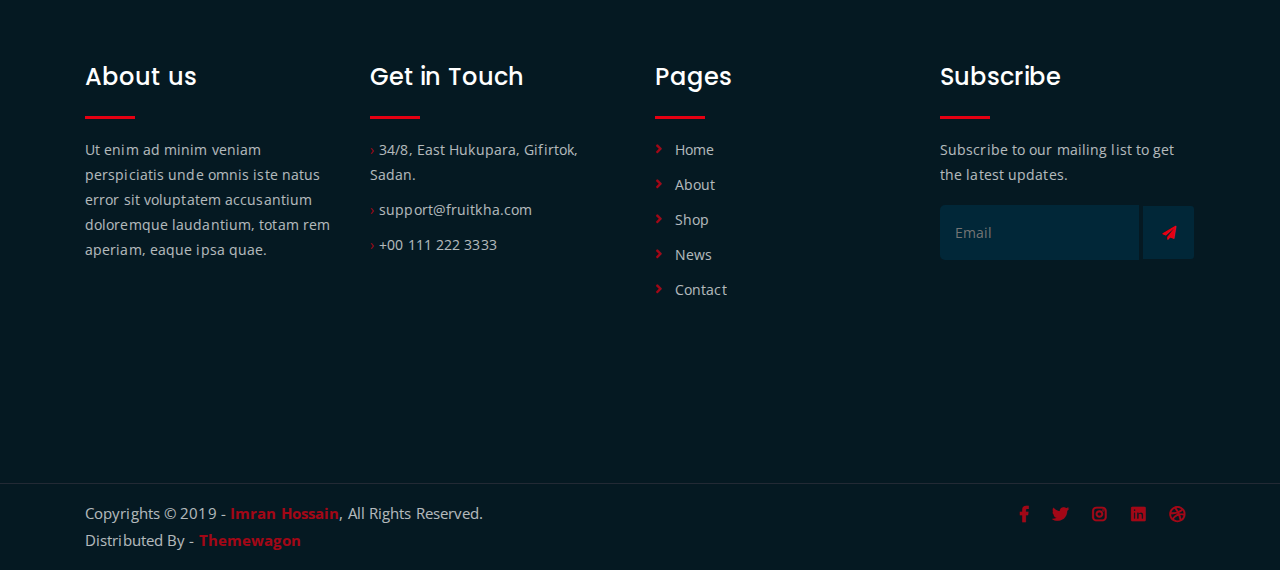
<file: checkout.html>
<!DOCTYPE html>
<html lang="en">
<head>
	<meta charset="UTF-8">
	<meta http-equiv="X-UA-Compatible" content="IE=edge">
	<meta name="viewport" content="width=device-width, initial-scale=1">
	<meta name="description" content="Responsive Bootstrap4 Shop Template, Created by Imran Hossain from https://imransdesign.com/">

	<!-- title -->
	<title>Check Out</title>

	<!-- favicon -->
	<link rel="shortcut icon" type="image/png" href="assets/img/emboh.png">
	<!-- google font -->
	<link href="https://fonts.googleapis.com/css?family=Open+Sans:300,400,700" rel="stylesheet">
	<link href="https://fonts.googleapis.com/css?family=Poppins:400,700&display=swap" rel="stylesheet">
	<!-- fontawesome -->
	<link rel="stylesheet" href="assets/css/all.min.css">
	<!-- bootstrap -->
	<link rel="stylesheet" href="assets/bootstrap/css/bootstrap.min.css">
	<!-- owl carousel -->
	<link rel="stylesheet" href="assets/css/owl.carousel.css">
	<!-- magnific popup -->
	<link rel="stylesheet" href="assets/css/magnific-popup.css">
	<!-- animate css -->
	<link rel="stylesheet" href="assets/css/animate.css">
	<!-- mean menu css -->
	<link rel="stylesheet" href="assets/css/meanmenu.min.css">
	<!-- main style -->
	<link rel="stylesheet" href="assets/css/main.css">
	<!-- responsive -->
	<link rel="stylesheet" href="assets/css/responsive.css">
	<!-- sweetbite custom styles -->
	<link rel="stylesheet" href="assets/css/sweetbite-custom.css">

</head>
<body>
	
	<!--PreLoader-->
    <div class="loader">
        <div class="loader-inner">
            <div class="circle"></div>
        </div>
    </div>
    <!--PreLoader Ends-->
	
	<!-- header -->
	<div class="top-header-area" id="sticker">
		<div class="container">
			<div class="row">
				<div class="col-lg-12 col-sm-12 text-center">
					<div class="main-menu-wrap">
						<!-- logo -->
						<div class="site-logo">
							<a href="index.html">
								<h1 class="logo-text">SweetBite</h1>
							</a>
						</div>
						<!-- logo -->

						<!-- menu start -->
						<nav class="main-menu">
							<ul>
								<li><a href="index.html">Home</a></li>
								<li><a href="about.html">About</a></li>
								<li><a href="contact.html">Contact</a></li>
								<li><a href="shop.html">Shop</a></li>
								<li><a href="artikel.html">Artikel</a>
								<li>
									<div class="header-icons">
										<a class="shopping-cart" href="cart.html"><i class="fas fa-shopping-cart"></i></a>
										<a class="mobile-hide account-icon" href="admin/login_admin.html"><i class="fas fa-user"></i></a>
									</div>
								</li>
							</ul>
						</nav>
						<a class="mobile-show search-bar-icon" href="#"><i class="fas fa-search"></i></a>
						<div class="mobile-menu"></div>
						<!-- menu end -->
					</div>
				</div>
			</div>
		</div>
	</div>
	<!-- end header -->

	<!-- search area -->
	<div class="search-area">
		<div class="container">
			<div class="row">
				<div class="col-lg-12">
					<span class="close-btn"><i class="fas fa-window-close"></i></span>
					<div class="search-bar">
						<div class="search-bar-tablecell">
							<h3>Search For:</h3>
							<input type="text" placeholder="Keywords">
							<button type="submit">Search <i class="fas fa-search"></i></button>
						</div>
					</div>
				</div>
			</div>
		</div>
	</div>
	<!-- end search arewa -->
	
	<!-- breadcrumb-section -->
	<div class="breadcrumb-section breadcrumb-bg">
		<div class="container">
			<div class="row">
				<div class="col-lg-8 offset-lg-2 text-center">
					<div class="breadcrumb-text">
						<p>Fresh and Organic</p>
						<h1>Check Out Product</h1>
					</div>
				</div>
			</div>
		</div>
	</div>
	<!-- end breadcrumb section -->

	<!-- check out section -->
	<div class="checkout-section mt-150 mb-150">
		<div class="container">
			<div class="row">
				<div class="col-lg-8">
					<div class="checkout-accordion-wrap">
						<div class="accordion" id="accordionExample">
						  <div class="card single-accordion">
						    <div class="card-header" id="headingOne">
						      <h5 class="mb-0">
						        <button class="btn btn-link" type="button" data-toggle="collapse" data-target="#collapseOne" aria-expanded="true" aria-controls="collapseOne">
						          Billing Address
						        </button>
						      </h5>
						    </div>

						    <div id="collapseOne" class="collapse show" aria-labelledby="headingOne" data-parent="#accordionExample">
						      <div class="card-body">
						        <div class="billing-address-form">
						        	<form action="index.html">
						        		<p><input type="text" placeholder="Name"></p>
						        		<p><input type="email" placeholder="Email"></p>
						        		<p><input type="text" placeholder="Address"></p>
						        		<p><input type="tel" placeholder="Phone"></p>
						        		<p><textarea name="bill" id="bill" cols="30" rows="10" placeholder="Say Something"></textarea></p>
						        	</form>
						        </div>
						      </div>
						    </div>
						  </div>
						  <div class="card single-accordion">
						    <div class="card-header" id="headingTwo">
						      <h5 class="mb-0">
						        <button class="btn btn-link collapsed" type="button" data-toggle="collapse" data-target="#collapseTwo" aria-expanded="false" aria-controls="collapseTwo">
						          Shipping Address
						        </button>
						      </h5>
						    </div>
						    <div id="collapseTwo" class="collapse" aria-labelledby="headingTwo" data-parent="#accordionExample">
						      <div class="card-body">
						        <div class="shipping-address-form">
						        	<p>Your shipping address form is here.</p>
						        </div>
						      </div>
						    </div>
						  </div>
						  <div class="card single-accordion">
						    <div class="card-header" id="headingThree">
						      <h5 class="mb-0">
						        <button class="btn btn-link collapsed" type="button" data-toggle="collapse" data-target="#collapseThree" aria-expanded="false" aria-controls="collapseThree">
						          Card Details
						        </button>
						      </h5>
						    </div>
						    <div id="collapseThree" class="collapse" aria-labelledby="headingThree" data-parent="#accordionExample">
						      <div class="card-body">
						        <div class="card-details">
						        	<p>Your card details goes here.</p>
						        </div>
						      </div>
						    </div>
						  </div>
						</div>

					</div>
				</div>

				<div class="col-lg-4">
					<div class="order-details-wrap">
						<table class="order-details">
  <thead>
    <tr>
      <th>Product</th>
      <th>Quantity</th>
      <th>Total</th>
    </tr>
  </thead>
  <tbody class="order-details-body" id="checkout-products">
    <!-- Produk dari cart akan muncul di sini -->
  </tbody>
  <tbody class="checkout-details" id="checkout-summary">
    <!-- Ringkasan subtotal, shipping, total akan muncul di sini -->
  </tbody>
</table>
<a href="#" class="boxed-btn">Place Order</a>
					</div>
				</div>
			</div>
		</div>
	</div>
	<!-- end check out section -->

	<!-- footer -->
	<div class="footer-area">
		<div class="container">
			<div class="row">
				<div class="col-lg-3 col-md-6">
					<div class="footer-box about-widget">
						<h2 class="widget-title">About us</h2>
						<p>Ut enim ad minim veniam perspiciatis unde omnis iste natus error sit voluptatem accusantium doloremque laudantium, totam rem aperiam, eaque ipsa quae.</p>
					</div>
				</div>
				<div class="col-lg-3 col-md-6">
					<div class="footer-box get-in-touch">
						<h2 class="widget-title">Get in Touch</h2>
						<ul>
							<li>34/8, East Hukupara, Gifirtok, Sadan.</li>
							<li>support@fruitkha.com</li>
							<li>+00 111 222 3333</li>
						</ul>
					</div>
				</div>
				<div class="col-lg-3 col-md-6">
					<div class="footer-box pages">
						<h2 class="widget-title">Pages</h2>
						<ul>
							<li><a href="index.html">Home</a></li>
							<li><a href="about.html">About</a></li>
							<li><a href="services.html">Shop</a></li>
							<li><a href="news.html">News</a></li>
							<li><a href="contact.html">Contact</a></li>
						</ul>
					</div>
				</div>
				<div class="col-lg-3 col-md-6">
					<div class="footer-box subscribe">
						<h2 class="widget-title">Subscribe</h2>
						<p>Subscribe to our mailing list to get the latest updates.</p>
						<form action="index.html">
							<input type="email" placeholder="Email">
							<button type="submit"><i class="fas fa-paper-plane"></i></button>
						</form>
					</div>
				</div>
			</div>
		</div>
	</div>
	<!-- end footer -->
	
	<!-- copyright -->
	<div class="copyright">
		<div class="container">
			<div class="row">
				<div class="col-lg-6 col-md-12">
					<p>Copyrights &copy; 2019 - <a href="https://imransdesign.com/">Imran Hossain</a>,  All Rights Reserved.<br>
						Distributed By - <a href="https://themewagon.com/">Themewagon</a>
					</p>
				</div>
				<div class="col-lg-6 text-right col-md-12">
					<div class="social-icons">
						<ul>
							<li><a href="#" target="_blank"><i class="fab fa-facebook-f"></i></a></li>
							<li><a href="#" target="_blank"><i class="fab fa-twitter"></i></a></li>
							<li><a href="#" target="_blank"><i class="fab fa-instagram"></i></a></li>
							<li><a href="#" target="_blank"><i class="fab fa-linkedin"></i></a></li>
							<li><a href="#" target="_blank"><i class="fab fa-dribbble"></i></a></li>
						</ul>
					</div>
				</div>
			</div>
		</div>
	</div>
	<!-- end copyright -->
	
	<!-- jquery -->
	<script src="assets/js/jquery-1.11.3.min.js"></script>
	<!-- bootstrap -->
	<script src="assets/bootstrap/js/bootstrap.min.js"></script>
	<!-- count down -->
	<script src="assets/js/jquery.countdown.js"></script>
	<!-- isotope -->
	<script src="assets/js/jquery.isotope-3.0.6.min.js"></script>
	<!-- waypoints -->
	<script src="assets/js/waypoints.js"></script>
	<!-- owl carousel -->
	<script src="assets/js/owl.carousel.min.js"></script>
	<!-- magnific popup -->
	<script src="assets/js/jquery.magnific-popup.min.js"></script>
	<!-- mean menu -->
	<script src="assets/js/jquery.meanmenu.min.js"></script>
	<!-- sticker js -->
	<script src="assets/js/sticker.js"></script>
	<!-- main js -->
	<script src="assets/js/main.js"></script>
	<script>
document.addEventListener('DOMContentLoaded', function() {
  // Ambil data cart dari localStorage
  let cart = JSON.parse(localStorage.getItem('sweetbite_cart') || '[]');
  let productsBody = document.getElementById('checkout-products');
  let summaryBody = document.getElementById('checkout-summary');
  let subtotal = 0;
  let totalQty = 0;

  // Daftar produk
  productsBody.innerHTML = '';
  cart.forEach(item => {
    const itemPrice = parseFloat(item.price) || 0;
    const itemSubtotal = itemPrice * item.qty;
    subtotal += itemSubtotal;
    totalQty += item.qty;
    productsBody.innerHTML += `
      <tr>
        <td>${item.name}</td>
        <td>${item.qty}</td>
        <td>$${itemSubtotal.toFixed(2)}</td>
      </tr>
    `;
  });

  // Shipping rule: >20 qty = $5, else $0
  let shipping = totalQty > 20 ? 5 : 0;
  let total = subtotal + shipping;

  // Ringkasan
  summaryBody.innerHTML = `
    <tr>
      <td>Subtotal</td>
      <td colspan="2">$${subtotal.toFixed(2)}</td>
    </tr>
    <tr>
      <td>Shipping</td>
      <td colspan="2">$${shipping.toFixed(2)}</td>
    </tr>
    <tr>
      <td>Total</td>
      <td colspan="2">$${total.toFixed(2)}</td>
    </tr>
  `;
});
</script>

</body>
</html>
</file>
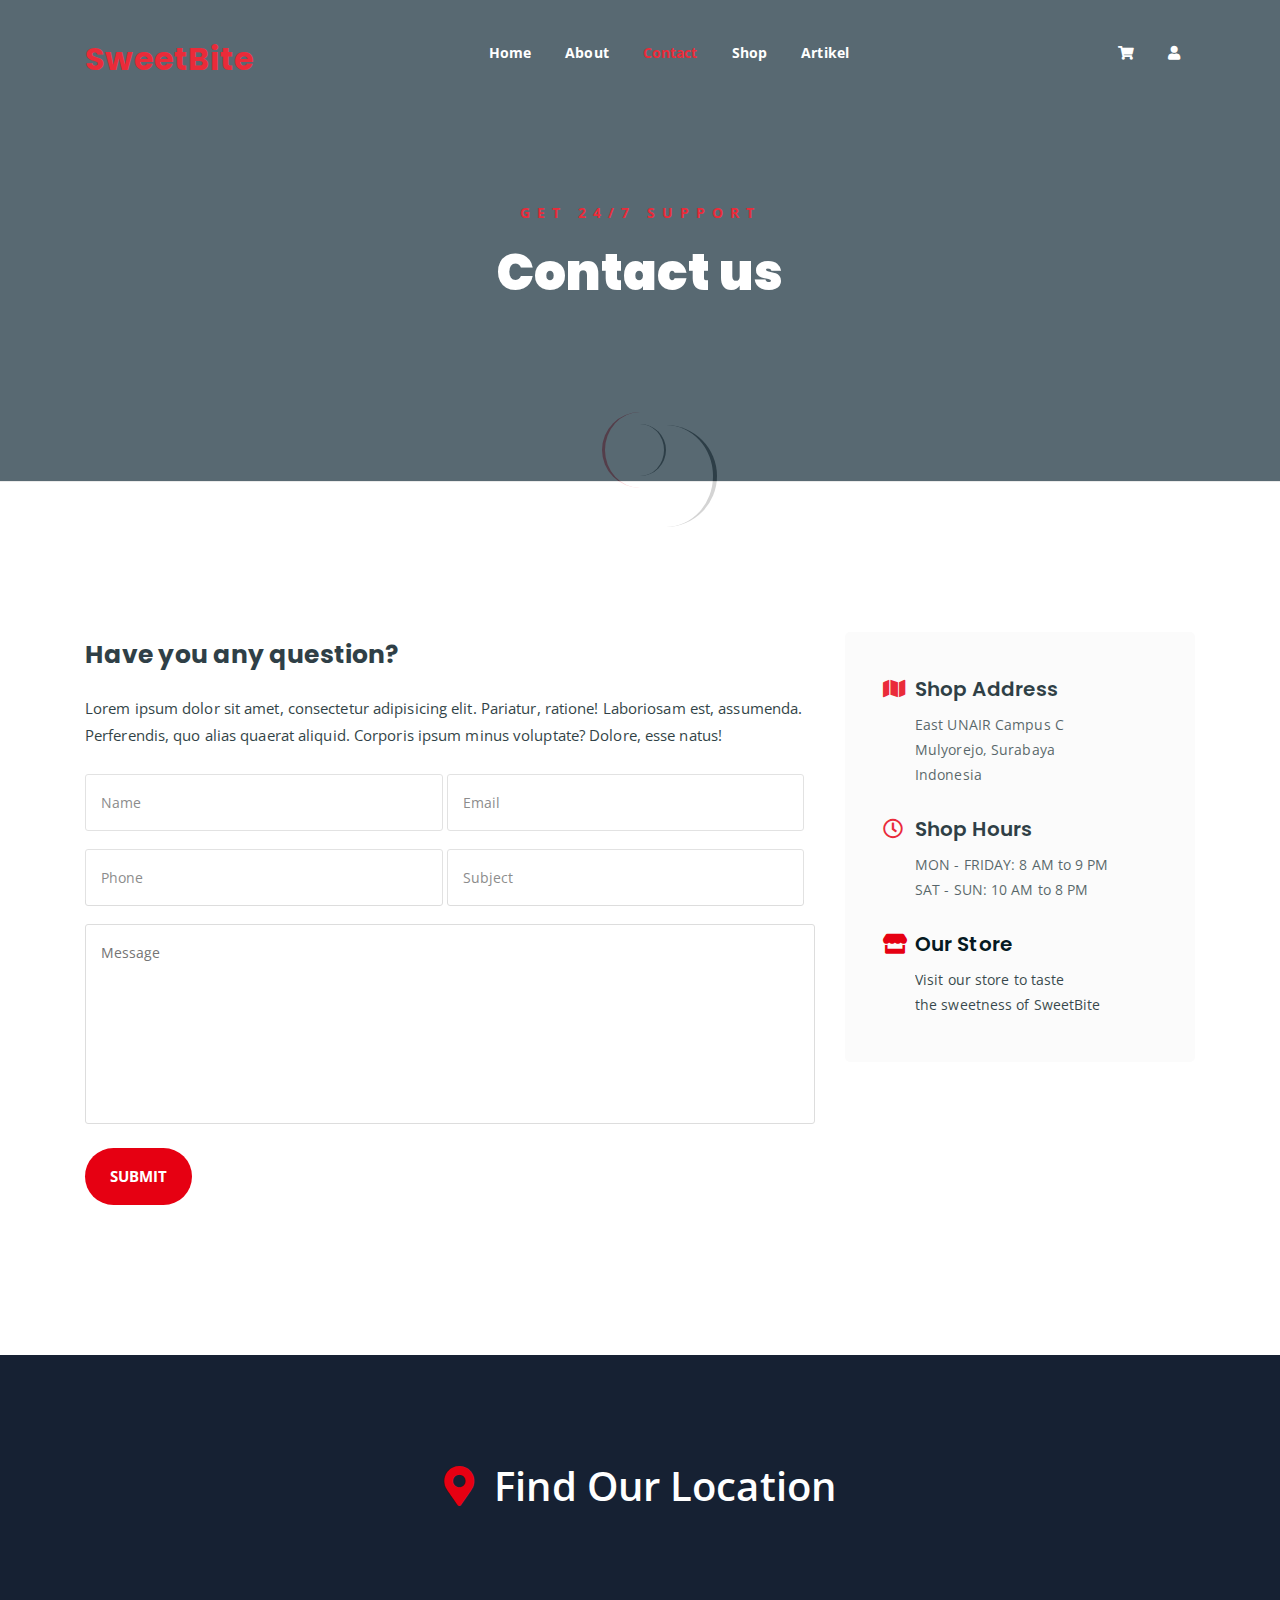
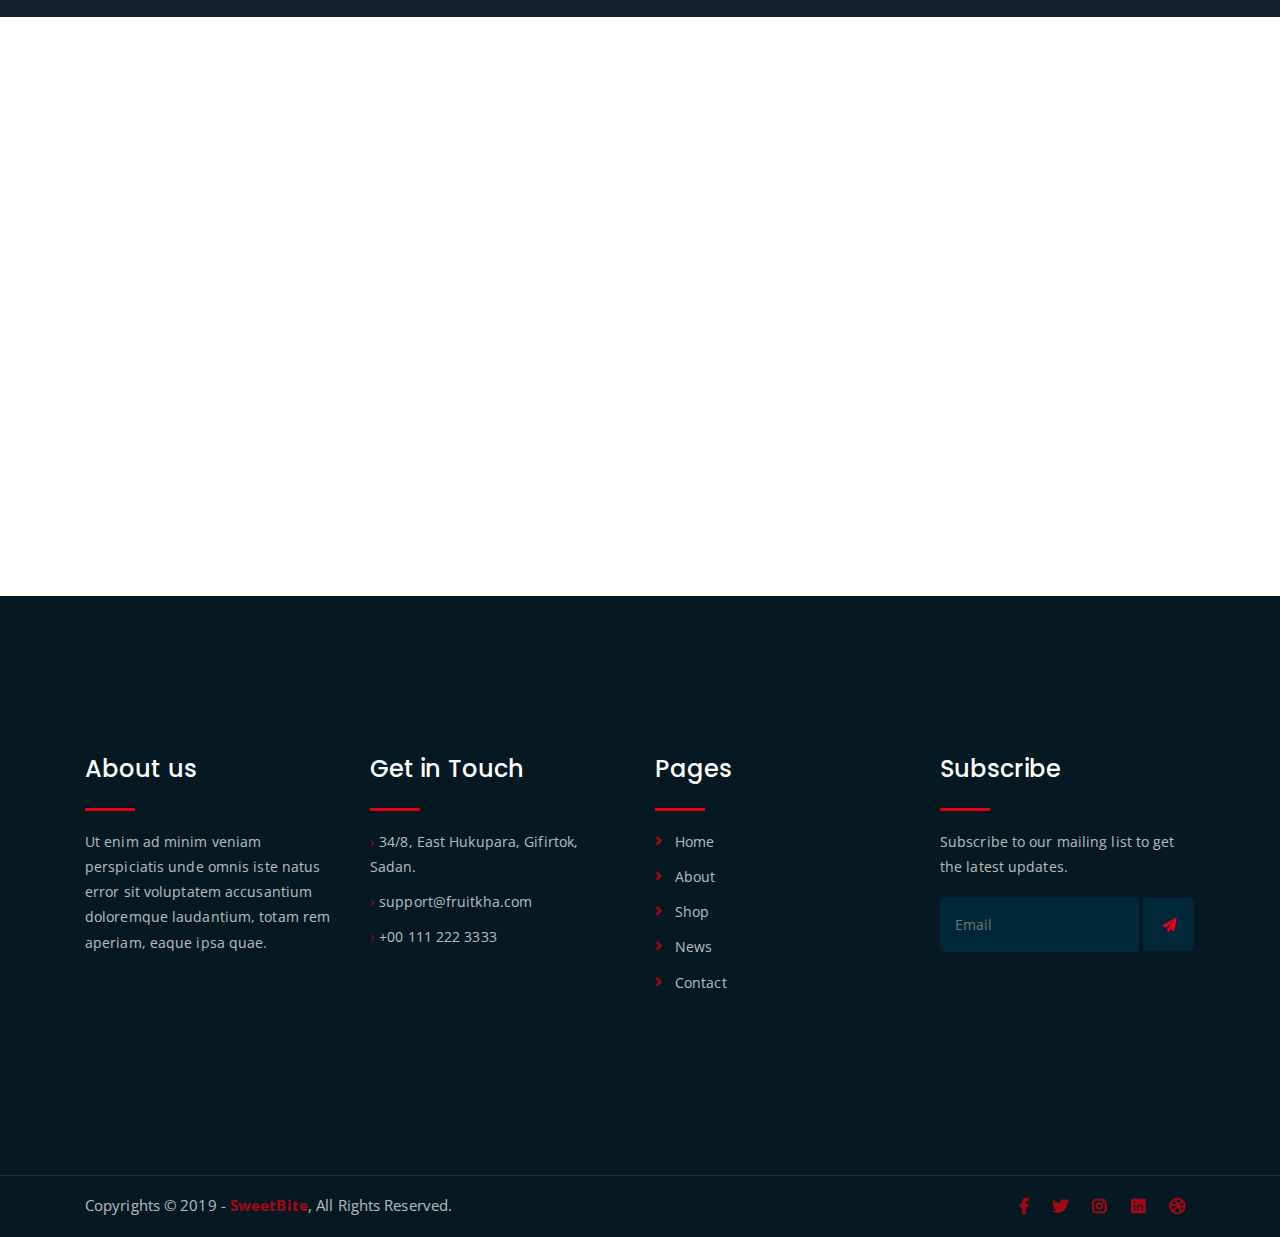
<file: contact.html>
<!DOCTYPE html>
<html lang="en">
<head>
	<meta charset="UTF-8">
	<meta http-equiv="X-UA-Compatible" content="IE=edge">
	<meta name="viewport" content="width=device-width, initial-scale=1">
	<meta name="description" content="Responsive Bootstrap4 Shop Template, Created by Imran Hossain from https://imransdesign.com/">

	<!-- title -->
	<title>Contact</title>

	<!-- favicon -->
	<link rel="shortcut icon" type="image/png" href="assets/img/emboh.png">
	<!-- google font -->
	<link href="https://fonts.googleapis.com/css?family=Open+Sans:300,400,700" rel="stylesheet">
	<link href="https://fonts.googleapis.com/css?family=Poppins:400,700&display=swap" rel="stylesheet">
	<!-- fontawesome -->
	<link rel="stylesheet" href="assets/css/all.min.css">
	<!-- bootstrap -->
	<link rel="stylesheet" href="assets/bootstrap/css/bootstrap.min.css">
	<!-- owl carousel -->
	<link rel="stylesheet" href="assets/css/owl.carousel.css">
	<!-- magnific popup -->
	<link rel="stylesheet" href="assets/css/magnific-popup.css">
	<!-- animate css -->
	<link rel="stylesheet" href="assets/css/animate.css">
	<!-- mean menu css -->
	<link rel="stylesheet" href="assets/css/meanmenu.min.css">
	<!-- main style -->
	<link rel="stylesheet" href="assets/css/main.css">
		<!-- responsive -->
	<link rel="stylesheet" href="assets/css/responsive.css">
	<!-- sweetbite custom styles -->
	<link rel="stylesheet" href="assets/css/sweetbite-custom.css">

</head>
<body>
	
	<!--PreLoader-->
    <div class="loader">
        <div class="loader-inner">
            <div class="circle"></div>
        </div>
    </div>
    <!--PreLoader Ends-->
	
	<!-- header -->
	<div class="top-header-area" id="sticker">
		<div class="container">
			<div class="row">
				<div class="col-lg-12 col-sm-12 text-center">
					<div class="main-menu-wrap">
						<!-- logo -->
						<div class="site-logo">
							<a href="index.html">
								<h1 class="logo-text">SweetBite</h1>
							</a>
						</div>
						<!-- logo -->

						<!-- menu start -->
						<nav class="main-menu">
							<ul>
								<li><a href="index.html">Home</a></li>
								<li><a href="about.html">About</a></li>
								<li class="current-list-item"><a href="contact.html">Contact</a></li>
								<li><a href="shop.html">Shop</a></li>
								<li><a href="artikel.html">Artikel</a>
								<li>
									<div class="header-icons">
										<a class="shopping-cart" href="cart.html"><i class="fas fa-shopping-cart"></i></a>
										<a class="mobile-hide account-icon" href="admin/login_admin.html"><i class="fas fa-user"></i></a>
									</div>
								</li>
							</ul>
						</nav>
						<a class="mobile-show account-icon" href="admin/login_admin.html"><i class="fas fa-user"></i></a>
						<div class="mobile-menu"></div>
						<!-- menu end -->

					</div>
				</div>
			</div>
		</div>
	</div>
	<!-- end header -->

	<!-- search area -->
	<div class="search-area">
		<div class="container">
			<div class="row">
				<div class="col-lg-12">
					<span class="close-btn"><i class="fas fa-window-close"></i></span>
					<div class="search-bar">
						<div class="search-bar-tablecell">
							<h3>Search For:</h3>
							<input type="text" placeholder="Keywords">
							<button type="submit">Search <i class="fas fa-search"></i></button>
						</div>
					</div>
				</div>
			</div>
		</div>
	</div>
	<!-- end search arewa -->
	
	<!-- breadcrumb-section -->
	<div class="breadcrumb-section breadcrumb-bg">
		<div class="container">
			<div class="row">
				<div class="col-lg-8 offset-lg-2 text-center">
					<div class="breadcrumb-text">
						<p>Get 24/7 Support</p>
						<h1>Contact us</h1>
					</div>
				</div>
			</div>
		</div>
	</div>
	<!-- end breadcrumb section -->

	<!-- contact form -->
	<div class="contact-from-section mt-150 mb-150">
		<div class="container">
			<div class="row">
				<div class="col-lg-8 mb-5 mb-lg-0">
					<div class="form-title">
						<h2>Have you any question?</h2>
						<p>Lorem ipsum dolor sit amet, consectetur adipisicing elit. Pariatur, ratione! Laboriosam est, assumenda. Perferendis, quo alias quaerat aliquid. Corporis ipsum minus voluptate? Dolore, esse natus!</p>
					</div>
				 	<div id="form_status"></div>
					<div class="contact-form">
						<form type="POST" id="fruitkha-contact" onSubmit="return valid_datas( this );">
							<p>
								<input type="text" placeholder="Name" name="name" id="name">
								<input type="email" placeholder="Email" name="email" id="email">
							</p>
							<p>
								<input type="tel" placeholder="Phone" name="phone" id="phone">
								<input type="text" placeholder="Subject" name="subject" id="subject">
							</p>
							<p><textarea name="message" id="message" cols="30" rows="10" placeholder="Message"></textarea></p>
							<input type="hidden" name="token" value="FsWga4&@f6aw" />
							<p><input type="submit" value="Submit"></p>
						</form>
					</div>
				</div>
				<div class="col-lg-4">
					<div class="contact-form-wrap">
						<div class="contact-form-box">
							<h4><i class="fas fa-map"></i> Shop Address</h4>
							<p>East UNAIR Campus C<br> Mulyorejo, Surabaya <br> Indonesia</p>
						</div>
						<div class="contact-form-box">
							<h4><i class="far fa-clock"></i> Shop Hours</h4>
							<p>MON - FRIDAY: 8 AM to 9 PM <br> SAT - SUN: 10 AM to 8 PM </p>
						</div>
						<div class="contact-form-box">
							<h4><i class="fas fa-store"></i> Our Store</h4>
							<p>Visit our store to taste <br> the sweetness of SweetBite</p>
						</div>
					</div>
				</div>
			</div>
		</div>
	</div>
	<!-- end contact form -->

	<!-- find our location -->
	<div class="find-location blue-bg">
		<div class="container">
			<div class="row">
				<div class="col-lg-12 text-center">
					<p> <i class="fas fa-map-marker-alt"></i> Find Our Location</p>
				</div>
			</div>
		</div>
	</div>
	<!-- end find our location -->

	<!-- google map section -->
	<div class="embed-responsive embed-responsive-21by9">
		<iframe src="https://www.google.com/maps/embed?pb=!1m18!1m12!1m3!1d26432.42324808999!2d-118.34398767954286!3d34.09378509738966!2m3!1f0!2f0!3f0!3m2!1i1024!2i768!4f13.1!3m3!1m2!1s0x80c2bf07045279bf%3A0xf67a9a6797bdfae4!2sHollywood%2C%20Los%20Angeles%2C%20CA%2C%20USA!5e0!3m2!1sen!2sbd!4v1576846473265!5m2!1sen!2sbd" width="600" height="450" frameborder="0" style="border:0;" allowfullscreen="" class="embed-responsive-item"></iframe>
	</div>
	<!-- end google map section -->


	<!-- footer -->
	<div class="footer-area">
		<div class="container">
			<div class="row">
				<div class="col-lg-3 col-md-6">
					<div class="footer-box about-widget">
						<h2 class="widget-title">About us</h2>
						<p>Ut enim ad minim veniam perspiciatis unde omnis iste natus error sit voluptatem accusantium doloremque laudantium, totam rem aperiam, eaque ipsa quae.</p>
					</div>
				</div>
				<div class="col-lg-3 col-md-6">
					<div class="footer-box get-in-touch">
						<h2 class="widget-title">Get in Touch</h2>
						<ul>
							<li>34/8, East Hukupara, Gifirtok, Sadan.</li>
							<li>support@fruitkha.com</li>
							<li>+00 111 222 3333</li>
						</ul>
					</div>
				</div>
				<div class="col-lg-3 col-md-6">
					<div class="footer-box pages">
						<h2 class="widget-title">Pages</h2>
						<ul>
							<li><a href="index.html">Home</a></li>
							<li><a href="about.html">About</a></li>
							<li><a href="services.html">Shop</a></li>
							<li><a href="news.html">News</a></li>
							<li><a href="contact.html">Contact</a></li>
						</ul>
					</div>
				</div>
				<div class="col-lg-3 col-md-6">
					<div class="footer-box subscribe">
						<h2 class="widget-title">Subscribe</h2>
						<p>Subscribe to our mailing list to get the latest updates.</p>
						<form action="index.html">
							<input type="email" placeholder="Email">
							<button type="submit"><i class="fas fa-paper-plane"></i></button>
						</form>
					</div>
				</div>
			</div>
		</div>
	</div>
	<!-- end footer -->
	
	<!-- copyright -->
	<div class="copyright">
		<div class="container">
			<div class="row">
				<div class="col-lg-6 col-md-12">
					<p>Copyrights &copy; 2019 - <a href="https://imransdesign.com/">SweetBite</a>,  All Rights Reserved.<br>
					</p>
				</div>
				<div class="col-lg-6 text-right col-md-12">
					<div class="social-icons">
						<ul>
							<li><a href="#" target="_blank"><i class="fab fa-facebook-f"></i></a></li>
							<li><a href="#" target="_blank"><i class="fab fa-twitter"></i></a></li>
							<li><a href="#" target="_blank"><i class="fab fa-instagram"></i></a></li>
							<li><a href="#" target="_blank"><i class="fab fa-linkedin"></i></a></li>
							<li><a href="#" target="_blank"><i class="fab fa-dribbble"></i></a></li>
						</ul>
					</div>
				</div>
			</div>
		</div>
	</div>
	<!-- end copyright -->
	
	<!-- jquery -->
	<script src="assets/js/jquery-1.11.3.min.js"></script>
	<!-- bootstrap -->
	<script src="assets/bootstrap/js/bootstrap.min.js"></script>
	<!-- count down -->
	<script src="assets/js/jquery.countdown.js"></script>
	<!-- isotope -->
	<script src="assets/js/jquery.isotope-3.0.6.min.js"></script>
	<!-- waypoints -->
	<script src="assets/js/waypoints.js"></script>
	<!-- owl carousel -->
	<script src="assets/js/owl.carousel.min.js"></script>
	<!-- magnific popup -->
	<script src="assets/js/jquery.magnific-popup.min.js"></script>
	<!-- mean menu -->
	<script src="assets/js/jquery.meanmenu.min.js"></script>
	<!-- sticker js -->
	<script src="assets/js/sticker.js"></script>
	<!-- form validation js -->
	<script src="assets/js/form-validate.js"></script>
	<!-- main js -->
	<script src="assets/js/main.js"></script>
	
</body>
</html>
</file>
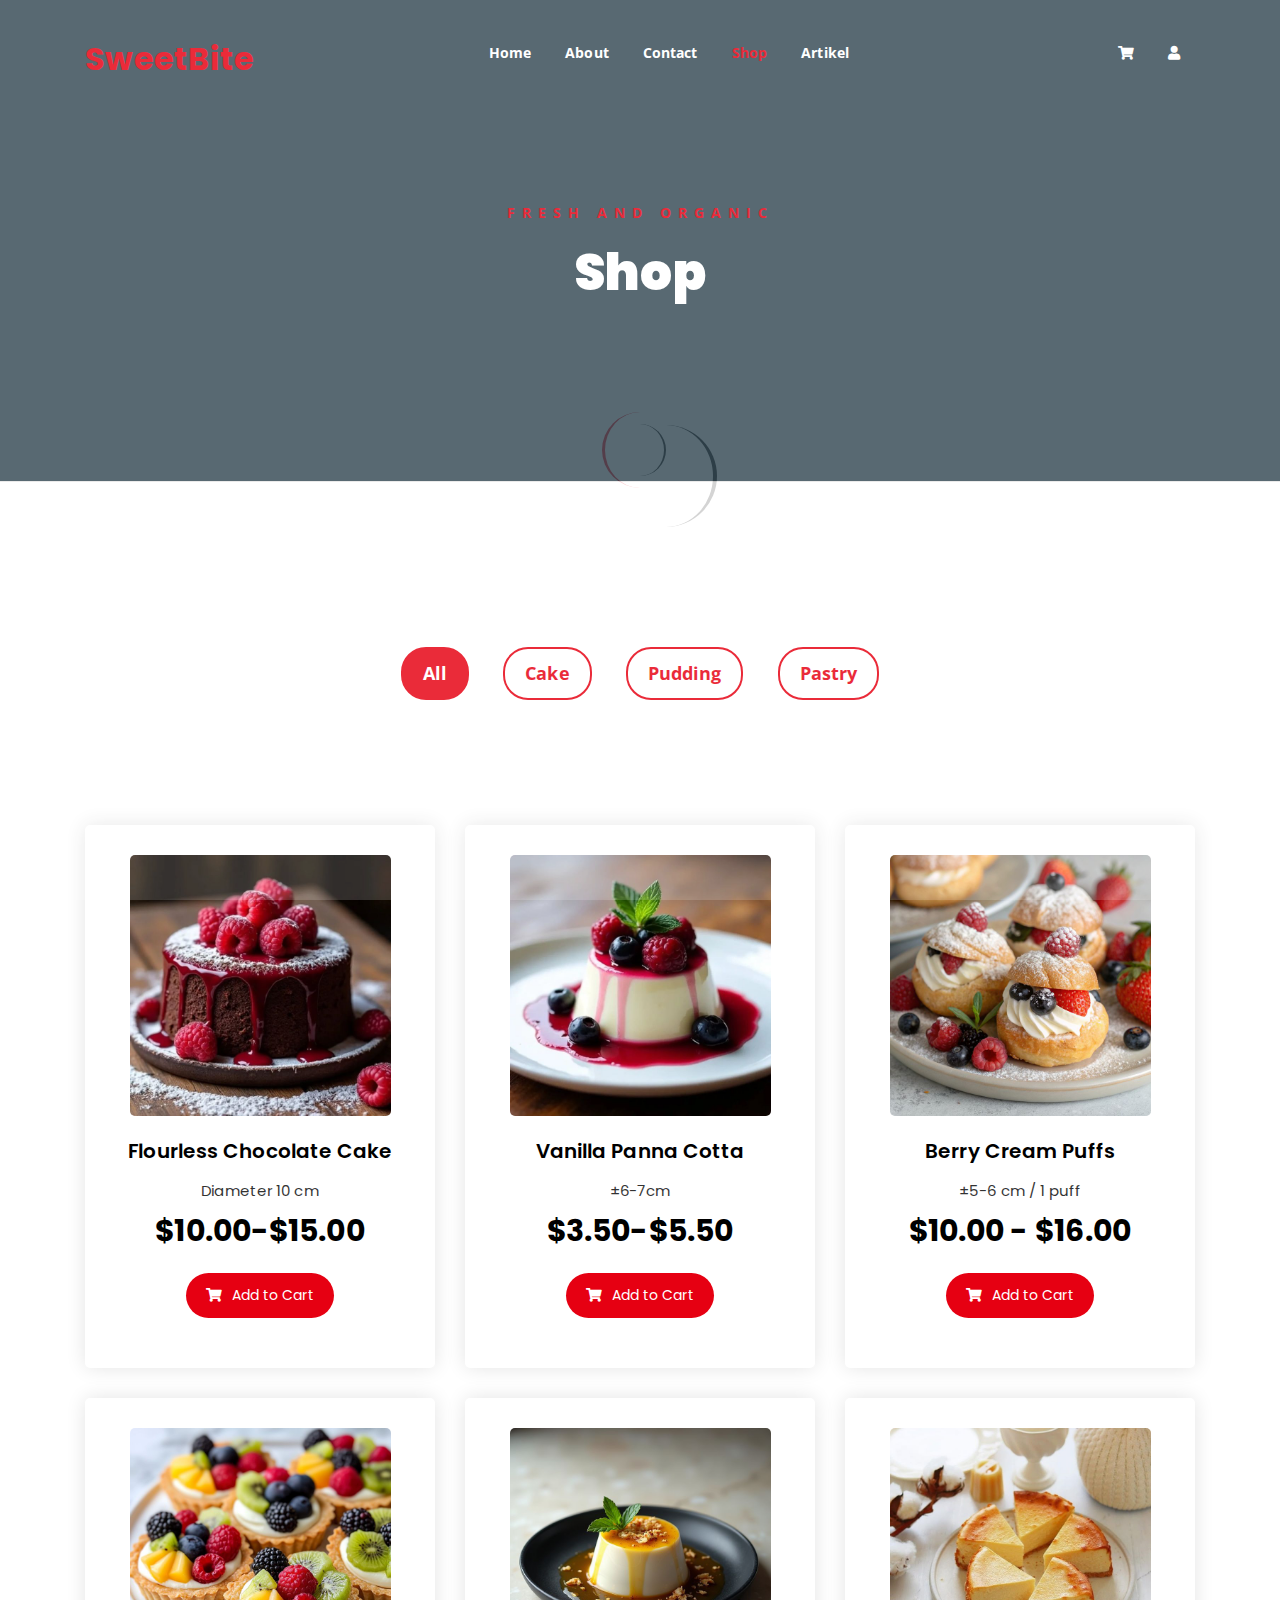
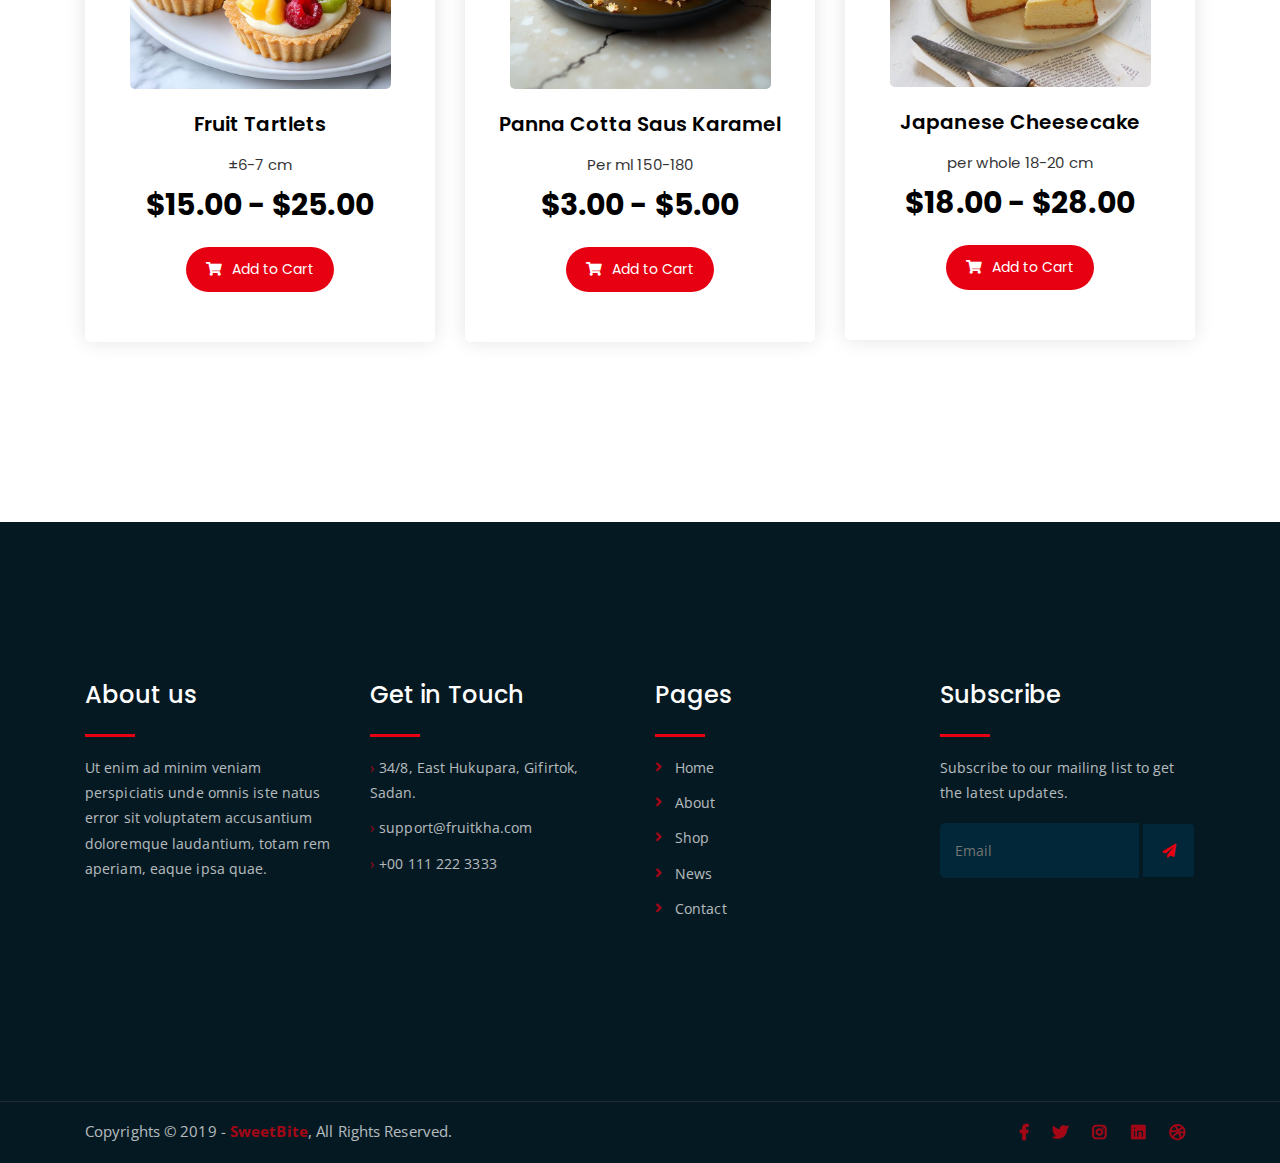
<file: shop.html>
<!DOCTYPE html>
<html lang="en">
<head>
	<meta charset="UTF-8">
	<meta http-equiv="X-UA-Compatible" content="IE=edge">
	<meta name="viewport" content="width=device-width, initial-scale=1">
	<meta name="description" content="Responsive Bootstrap4 Shop Template, Created by Imran Hossain from https://imransdesign.com/">

	<!-- title -->
	<title>Shop</title>

	<!-- favicon -->
	<link rel="shortcut icon" type="image/png" href="assets/img/emboh.png">
	<!-- google font -->
	<link href="https://fonts.googleapis.com/css?family=Open+Sans:300,400,700" rel="stylesheet">
	<link href="https://fonts.googleapis.com/css?family=Poppins:400,700&display=swap" rel="stylesheet">
	<!-- fontawesome -->
	<link rel="stylesheet" href="assets/css/all.min.css">
	<!-- bootstrap -->
	<link rel="stylesheet" href="assets/bootstrap/css/bootstrap.min.css">
	<!-- owl carousel -->
	<link rel="stylesheet" href="assets/css/owl.carousel.css">
	<!-- magnific popup -->
	<link rel="stylesheet" href="assets/css/magnific-popup.css">
	<!-- animate css -->
	<link rel="stylesheet" href="assets/css/animate.css">
	<!-- mean menu css -->
	<link rel="stylesheet" href="assets/css/meanmenu.min.css">
	<!-- main style -->
	<link rel="stylesheet" href="assets/css/main.css">
	<!-- responsive -->
	<link rel="stylesheet" href="assets/css/responsive.css">
	<!-- sweetbite custom styles -->
	<link rel="stylesheet" href="assets/css/sweetbite-custom.css">
</head>
<body>
	
	<!--PreLoader-->
    <div class="loader">
        <div class="loader-inner">
            <div class="circle"></div>
        </div>
    </div>
    <!--PreLoader Ends-->
	
	<!-- header -->
	<div class="top-header-area" id="sticker">
		<div class="container">
			<div class="row">
				<div class="col-lg-12 col-sm-12 text-center">
					<div class="main-menu-wrap">
						<!-- logo -->
						<div class="site-logo">
							<a href="index.html">
								<h1 class="logo-text">SweetBite</h1>
							</a>
						</div>
						<!-- logo -->

						<!-- menu start -->
						<nav class="main-menu">
							<ul>
								<li><a href="index.html">Home</a></li>
								<li><a href="about.html">About</a></li>
								<li><a href="contact.html">Contact</a></li>
								<li class="current-list-item"><a href="shop.html">Shop</a></li>
								<li><a href="artikel.html">Artikel</a></li>
								<li>
									<div class="header-icons">
										<a class="shopping-cart" href="cart.html"><i class="fas fa-shopping-cart"></i></a>
										<a class="mobile-hide account-icon" href="admin/login_admin.html"><i class="fas fa-user"></i></a>
									</div>
								</li>
							</ul>
						</nav>
						<a class="mobile-show account-icon" href="admin/login_admin.html"><i class="fas fa-user"></i></a>
						<div class="mobile-menu"></div>
						<!-- menu end -->
					</div>
				</div>
			</div>
		</div>
	</div>
	<!-- end header -->

	<!-- search area -->
	<div class="search-area">
		<div class="container">
			<div class="row">
				<div class="col-lg-12">
					<span class="close-btn"><i class="fas fa-window-close"></i></span>
					<div class="search-bar">
						<div class="search-bar-tablecell">
							<h3>Search For:</h3>
							<input type="text" placeholder="Keywords">
							<button type="submit">Search <i class="fas fa-search"></i></button>
						</div>
					</div>
				</div>
			</div>
		</div>
	</div>
	<!-- end search arewa -->
	
	<!-- breadcrumb-section -->
	<div class="breadcrumb-section breadcrumb-bg">
		<div class="container">
			<div class="row">
				<div class="col-lg-8 offset-lg-2 text-center">
					<div class="breadcrumb-text">
						<p>Fresh and Organic</p>
						<h1>Shop</h1>
					</div>
				</div>
			</div>
		</div>
	</div>
	<!-- end breadcrumb section -->

	<!-- products -->
	<div class="product-section mt-150 mb-150">
		<div class="container">

			<div class="row">
                <div class="col-md-12">
                    <div class="product-filters">
                        <ul>
                            <li class="active" data-filter="*">All</li>
                            <li data-filter=".strawberry">Cake</li>
                            <li data-filter=".berry">Pudding</li>
                            <li data-filter=".lemon">Pastry</li>
                        </ul>
                    </div>
                </div>
            </div>

			<div class="row product-lists">
				<div class="col-lg-4 col-md-6 text-center strawberry">
					<div class="single-product-item">
						<div class="product-image">
							<a href="single-product.html"><img src="assets/img/products/cake1.jpg" alt=""></a>
						</div>
						<h3>Flourless Chocolate Cake</h3>
						<p class="product-price"><span>Diameter 10 cm</span>  $10.00-$15.00 </p>
						<a href="cart.html" class="cart-btn"><i class="fas fa-shopping-cart"></i> Add to Cart</a>
					</div>
				</div>
				<div class="col-lg-4 col-md-6 text-center berry">
					<div class="single-product-item">
						<div class="product-image">
							<a href="single-product.html"><img src="assets/img/products/pudding2.jpg" alt=""></a>
						</div>
						<h3>Vanilla Panna Cotta</h3>
						<p class="product-price"><span> ±6-7cm </span> $3.50-$5.50 </p>
						<a href="cart.html" class="cart-btn"><i class="fas fa-shopping-cart"></i> Add to Cart</a>
					</div>
				</div>
				<div class="col-lg-4 col-md-6 text-center lemon">
					<div class="single-product-item">
						<div class="product-image">
							<a href="single-product.html"><img src="assets/img/products/pastry1.jpg" alt=""></a>
						</div>
						<h3>Berry Cream Puffs</h3>
						<p class="product-price"><span>±5-6 cm / 1 puff</span> $10.00 - $16.00 </p>
						<a href="cart.html" class="cart-btn"><i class="fas fa-shopping-cart"></i> Add to Cart</a>
					</div>	
				</div>
				<div class="col-lg-4 col-md-6 text-center">
					<div class="single-product-item">
						<div class="product-image">
							<a href="single-product.html"><img src="assets/img/products/pastry2.jpg" alt=""></a>
						</div>
						<h3>Fruit Tartlets</h3>
						<p class="product-price"><span> ±6-7 cm</span> $15.00 - $25.00 </p>
						<a href="cart.html" class="cart-btn"><i class="fas fa-shopping-cart"></i> Add to Cart</a>
					</div>
				</div>
				<div class="col-lg-4 col-md-6 text-center">
					<div class="single-product-item">
						<div class="product-image">
							<a href="single-product.html"><img src="assets/img/products/pudding1.jpg" alt=""></a>
						</div>
						<h3>Panna Cotta Saus Karamel</h3>
						<p class="product-price"><span>Per ml 150-180</span> $3.00 - $5.00</p>
						<a href="cart.html" class="cart-btn"><i class="fas fa-shopping-cart"></i> Add to Cart</a>
					</div>
				</div>
				<div class="col-lg-4 col-md-6 text-center strawberry">
					<div class="single-product-item">
						<div class="product-image">
							<a href="single-product.html"><img src="assets/img/products/cake2.jpg" alt=""></a>
						</div>
						<h3> Japanese Cheesecake</h3>
						<p class="product-price"><span>per whole 18-20 cm</span> $18.00 - $28.00 </p>
						<a href="cart.html" class="cart-btn"><i class="fas fa-shopping-cart"></i> Add to Cart</a>
					</div>
				</div>
			</div>

			
		</div>
	</div>
	<!-- end products -->


	<!-- footer -->
	<div class="footer-area">
		<div class="container">
			<div class="row">
				<div class="col-lg-3 col-md-6">
					<div class="footer-box about-widget">
						<h2 class="widget-title">About us</h2>
						<p>Ut enim ad minim veniam perspiciatis unde omnis iste natus error sit voluptatem accusantium doloremque laudantium, totam rem aperiam, eaque ipsa quae.</p>
					</div>
				</div>
				<div class="col-lg-3 col-md-6">
					<div class="footer-box get-in-touch">
						<h2 class="widget-title">Get in Touch</h2>
						<ul>
							<li>34/8, East Hukupara, Gifirtok, Sadan.</li>
							<li>support@fruitkha.com</li>
							<li>+00 111 222 3333</li>
						</ul>
					</div>
				</div>
				<div class="col-lg-3 col-md-6">
					<div class="footer-box pages">
						<h2 class="widget-title">Pages</h2>
						<ul>
							<li><a href="index.html">Home</a></li>
							<li><a href="about.html">About</a></li>
							<li><a href="services.html">Shop</a></li>
							<li><a href="news.html">News</a></li>
							<li><a href="contact.html">Contact</a></li>
						</ul>
					</div>
				</div>
				<div class="col-lg-3 col-md-6">
					<div class="footer-box subscribe">
						<h2 class="widget-title">Subscribe</h2>
						<p>Subscribe to our mailing list to get the latest updates.</p>
						<form action="index.html">
							<input type="email" placeholder="Email">
							<button type="submit"><i class="fas fa-paper-plane"></i></button>
						</form>
					</div>
				</div>
			</div>
		</div>
	</div>
	<!-- end footer -->
	
	<!-- copyright -->
	<div class="copyright">
		<div class="container">
			<div class="row">
				<div class="col-lg-6 col-md-12">
					<p>Copyrights &copy; 2019 - <a href="https://imransdesign.com/">SweetBite</a>,  All Rights Reserved.<br>
					</p>
				</div>
				<div class="col-lg-6 text-right col-md-12">
					<div class="social-icons">
						<ul>
							<li><a href="#" target="_blank"><i class="fab fa-facebook-f"></i></a></li>
							<li><a href="#" target="_blank"><i class="fab fa-twitter"></i></a></li>
							<li><a href="#" target="_blank"><i class="fab fa-instagram"></i></a></li>
							<li><a href="#" target="_blank"><i class="fab fa-linkedin"></i></a></li>
							<li><a href="#" target="_blank"><i class="fab fa-dribbble"></i></a></li>
						</ul>
					</div>
				</div>
			</div>
		</div>
	</div>
	<!-- end copyright -->
	
	<!-- jquery -->
	<script src="assets/js/jquery-1.11.3.min.js"></script>
	<!-- bootstrap -->
	<script src="assets/bootstrap/js/bootstrap.min.js"></script>
	<!-- count down -->
	<script src="assets/js/jquery.countdown.js"></script>
	<!-- isotope -->
	<script src="assets/js/jquery.isotope-3.0.6.min.js"></script>
	<!-- waypoints -->
	<script src="assets/js/waypoints.js"></script>
	<!-- owl carousel -->
	<script src="assets/js/owl.carousel.min.js"></script>
	<!-- magnific popup -->
	<script src="assets/js/jquery.magnific-popup.min.js"></script>
	<!-- mean menu -->
	<script src="assets/js/jquery.meanmenu.min.js"></script>
	<!-- sticker js -->
	<script src="assets/js/sticker.js"></script>
	<!-- main js -->
	<script src="assets/js/main.js"></script>
	<script>
function addToCart(product) {
  let cart = JSON.parse(localStorage.getItem('sweetbite_cart') || '[]');
  const idx = cart.findIndex(item => item.name === product.name);
  if (idx !== -1) {
    cart[idx].qty += 1;
  } else {
    cart.push({...product, qty: 1});
  }
  localStorage.setItem('sweetbite_cart', JSON.stringify(cart));
}

// Event listener untuk semua tombol Add to Cart
document.querySelectorAll('.cart-btn').forEach(btn => {
  btn.addEventListener('click', function(e) {
    e.preventDefault();
    const productItem = btn.closest('.single-product-item');
    const name = productItem.querySelector('h3').innerText;
    // Ambil harga pertama yang ditemukan (angka saja)
    const priceText = productItem.querySelector('.product-price').innerText;
    const priceMatch = priceText.match(/\$([\d\.]+)/);
    const price = priceMatch ? priceMatch[1] : "0";
    const img = productItem.querySelector('img').getAttribute('src');
    addToCart({name, price, img});
    window.location.href = "cart.html"; // Redirect ke cart
  });
});
</script>
</body>
</html>
</file>
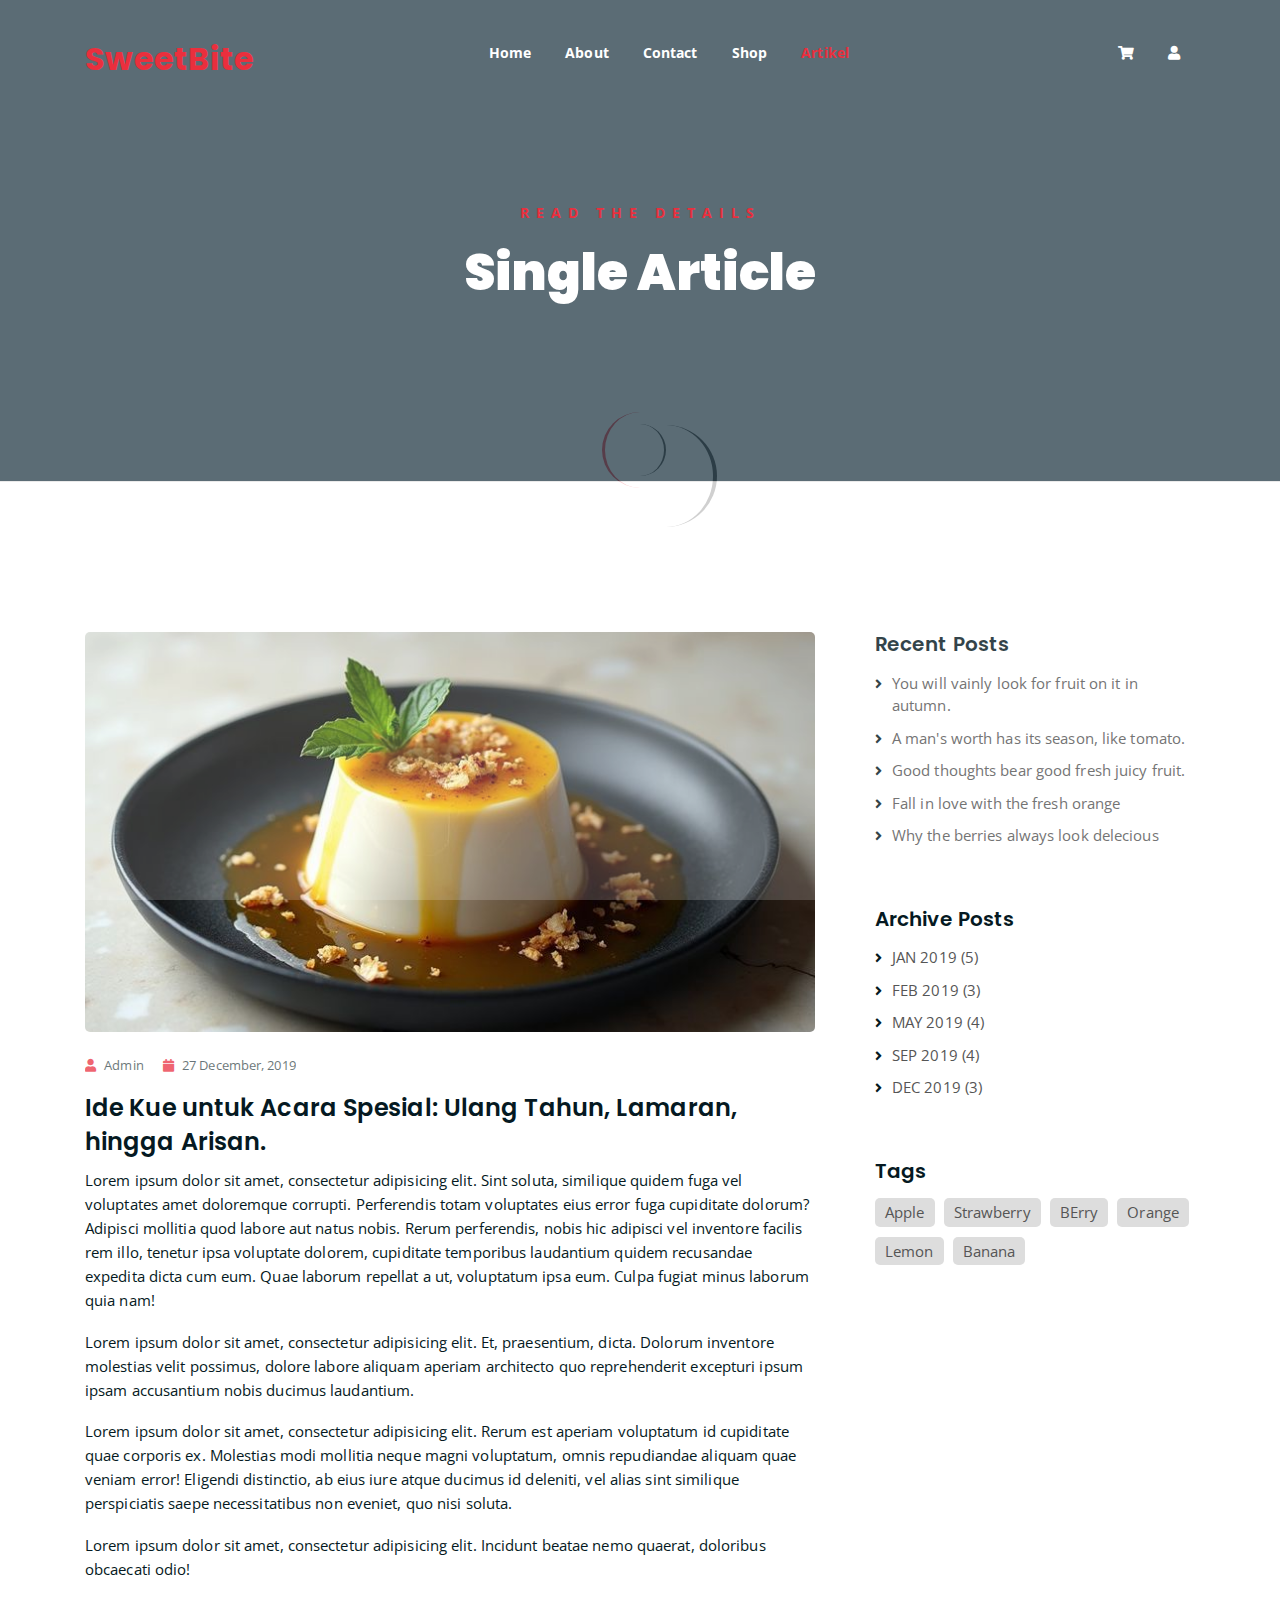
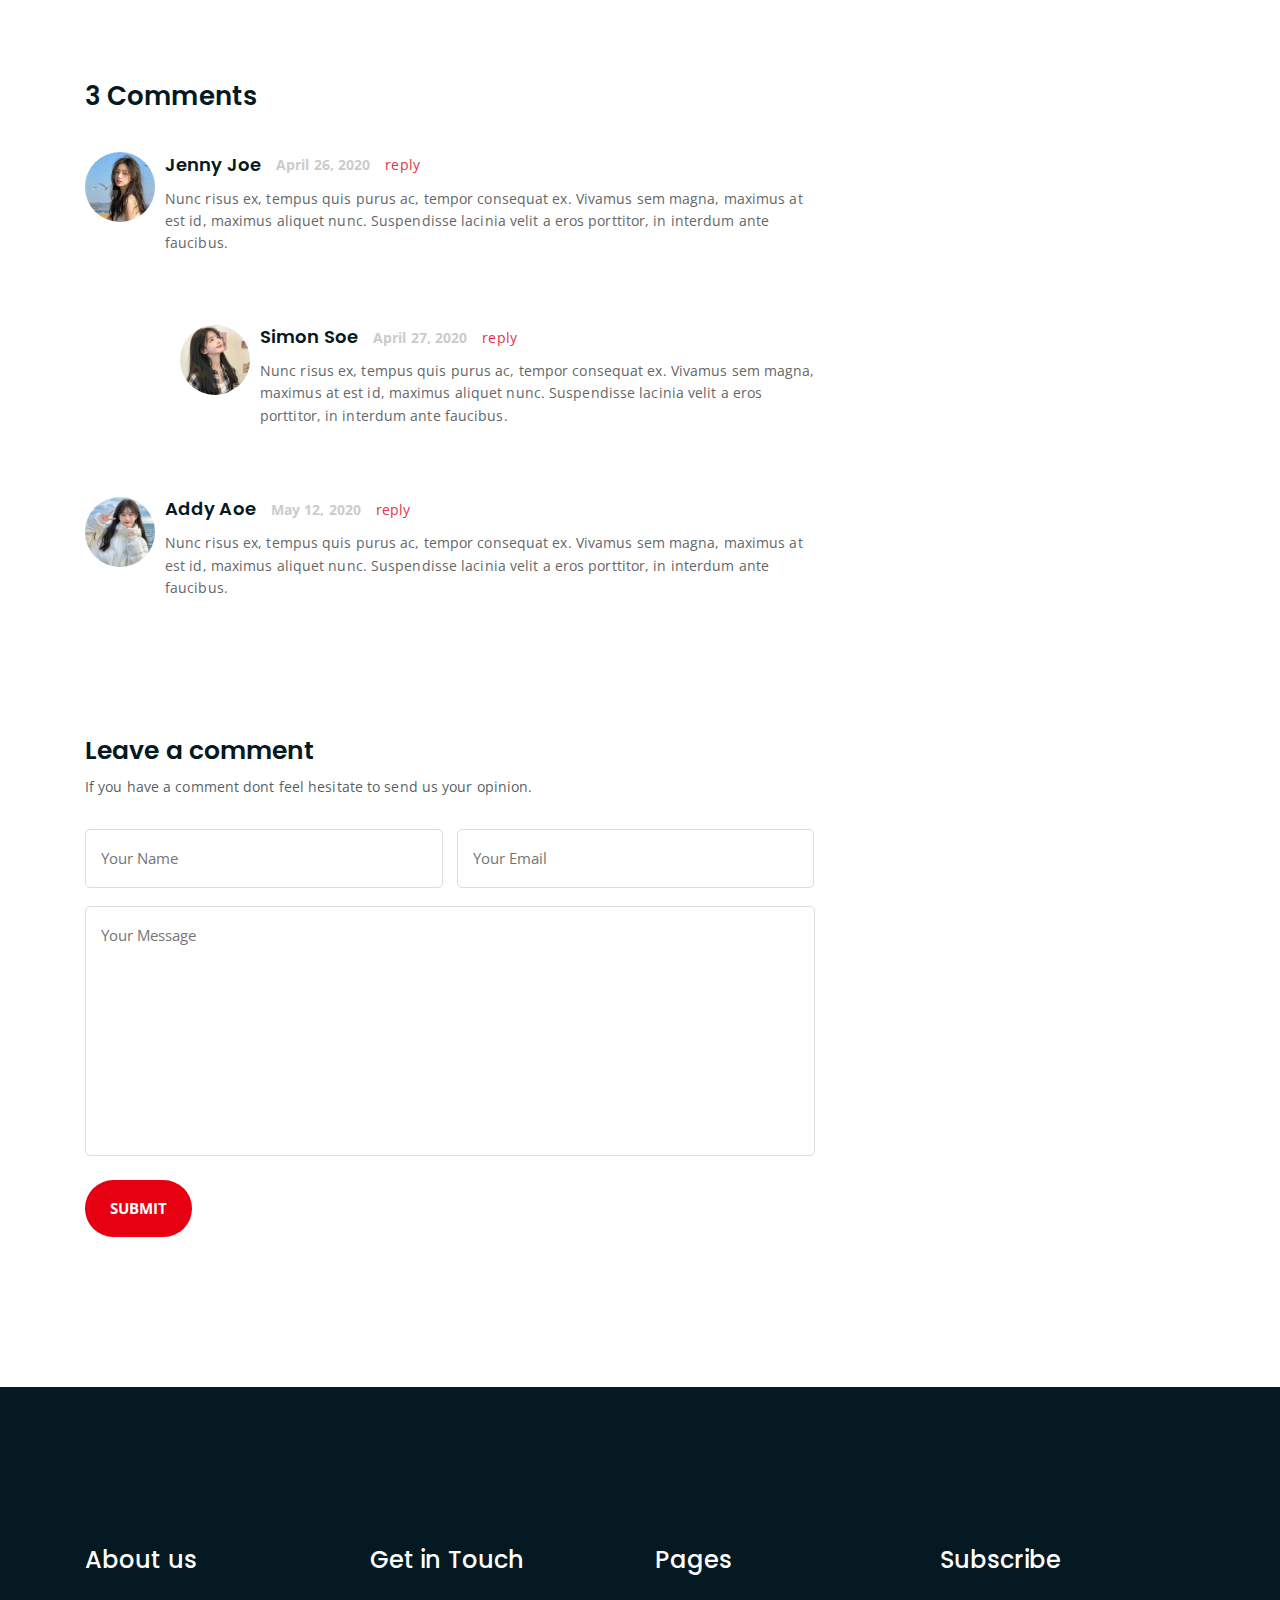
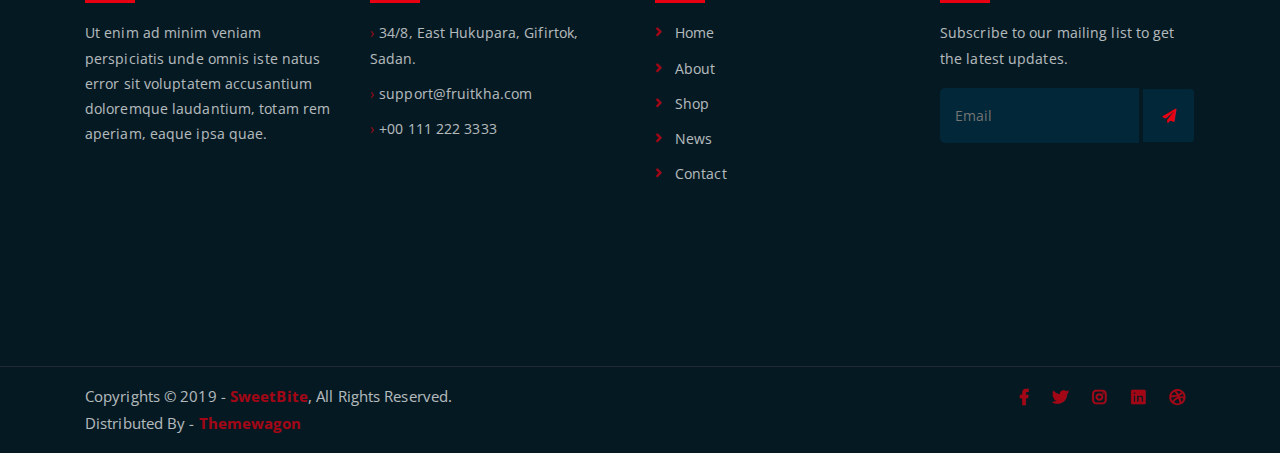
<file: single-artikel.html>
<!DOCTYPE html>
<html lang="en">
<head>
	<meta charset="UTF-8">
	<meta http-equiv="X-UA-Compatible" content="IE=edge">
	<meta name="viewport" content="width=device-width, initial-scale=1">
	<meta name="description" content="Responsive Bootstrap4 Shop Template, Created by Imran Hossain from https://imransdesign.com/">

	<!-- title -->
	<title>Single News</title>

	<!-- favicon -->
	<link rel="shortcut icon" type="image/png" href="assets/img/emboh.png">
	<!-- google font -->
	<link href="https://fonts.googleapis.com/css?family=Open+Sans:300,400,700" rel="stylesheet">
	<link href="https://fonts.googleapis.com/css?family=Poppins:400,700&display=swap" rel="stylesheet">
	<!-- fontawesome -->
	<link rel="stylesheet" href="assets/css/all.min.css">
	<!-- bootstrap -->
	<link rel="stylesheet" href="assets/bootstrap/css/bootstrap.min.css">
	<!-- owl carousel -->
	<link rel="stylesheet" href="assets/css/owl.carousel.css">
	<!-- magnific popup -->
	<link rel="stylesheet" href="assets/css/magnific-popup.css">
	<!-- animate css -->
	<link rel="stylesheet" href="assets/css/animate.css">
	<!-- mean menu css -->
	<link rel="stylesheet" href="assets/css/meanmenu.min.css">
	<!-- main style -->
	<link rel="stylesheet" href="assets/css/main.css">
	<!-- responsive -->
	<link rel="stylesheet" href="assets/css/responsive.css">
	<!-- sweetbite custom styles -->
	<link rel="stylesheet" href="assets/css/sweetbite-custom.css">

</head>
<body>
	
	<!--PreLoader-->
    <div class="loader">
        <div class="loader-inner">
            <div class="circle"></div>
        </div>
    </div>
    <!--PreLoader Ends-->
	
	<!-- header -->
	<div class="top-header-area" id="sticker">
		<div class="container">
			<div class="row">
				<div class="col-lg-12 col-sm-12 text-center">
					<div class="main-menu-wrap">
						<!-- logo -->
						<div class="site-logo">
							<a href="index.html">
								<h1 class="logo-text" style="color: #dc3545;">SweetBite</h1>
							</a>
						</div>
						<!-- logo -->

						<!-- menu start -->
						<nav class="main-menu">
							<ul>
								<li><a href="index.html">Home</a></li>
								<li><a href="about.html">About</a></li>
								<li><a href="contact.html">Contact</a></li>
								<li><a href="shop.html">Shop</a></li>
								<li class="current-list-item"><a href="artikel.html">Artikel</a></li>
								<li>
									<div class="header-icons">
										<a class="shopping-cart" href="cart.html"><i class="fas fa-shopping-cart"></i></a>
										<a class="mobile-hide account-icon" href="admin/login_admin.html"><i class="fas fa-user"></i></a>
									</div>
								</li>
							</ul>
						</nav>
						<a class="mobile-show search-bar-icon" href="#"><i class="fas fa-search"></i></a>
						<div class="mobile-menu"></div>
						<!-- menu end -->
					</div>
				</div>
			</div>
		</div>
	</div>
	<!-- end header -->

	<!-- search area -->
	<div class="search-area">
		<div class="container">
			<div class="row">
				<div class="col-lg-12">
					<span class="close-btn"><i class="fas fa-window-close"></i></span>
					<div class="search-bar">
						<div class="search-bar-tablecell">
							<h3>Search For:</h3>
							<input type="text" placeholder="Keywords">
							<button type="submit">Search <i class="fas fa-search"></i></button>
						</div>
					</div>
				</div>
			</div>
		</div>
	</div>
	<!-- end search arewa -->
	
	<!-- breadcrumb-section -->
	<div class="breadcrumb-section breadcrumb-bg">
		<div class="container">
			<div class="row">
				<div class="col-lg-8 offset-lg-2 text-center">
					<div class="breadcrumb-text">
						<p style="color: #dc3545;">Read the Details</p>
						<h1>Single Article</h1>
					</div>
				</div>
			</div>
		</div>
	</div>
	<!-- end breadcrumb section -->
		
	<!-- single article section -->
	<div class="mt-150 mb-150">
		<div class="container">
			<div class="row">
				<div class="col-lg-8">
					<div class="single-article-section">
						<div class="single-article-text">
							<div class="single-artcile-bg" style="background-image: url('assets/img/products/pudding1.jpg'); height: 400px; background-size: cover; background-position: center;"></div>
							<p class="blog-meta">
								<span class="author"><i class="fas fa-user"></i> Admin</span>
								<span class="date"><i class="fas fa-calendar"></i> 27 December, 2019</span>
							</p>
							<h2>Ide Kue untuk Acara Spesial: Ulang Tahun, Lamaran, hingga Arisan.</h2>
							<p>Lorem ipsum dolor sit amet, consectetur adipisicing elit. Sint soluta, similique quidem fuga vel voluptates amet doloremque corrupti. Perferendis totam voluptates eius error fuga cupiditate dolorum? Adipisci mollitia quod labore aut natus nobis. Rerum perferendis, nobis hic adipisci vel inventore facilis rem illo, tenetur ipsa voluptate dolorem, cupiditate temporibus laudantium quidem recusandae expedita dicta cum eum. Quae laborum repellat a ut, voluptatum ipsa eum. Culpa fugiat minus laborum quia nam!</p>
							<p>Lorem ipsum dolor sit amet, consectetur adipisicing elit. Et, praesentium, dicta. Dolorum inventore molestias velit possimus, dolore labore aliquam aperiam architecto quo reprehenderit excepturi ipsum ipsam accusantium nobis ducimus laudantium.</p>
							<p>Lorem ipsum dolor sit amet, consectetur adipisicing elit. Rerum est aperiam voluptatum id cupiditate quae corporis ex. Molestias modi mollitia neque magni voluptatum, omnis repudiandae aliquam quae veniam error! Eligendi distinctio, ab eius iure atque ducimus id deleniti, vel alias sint similique perspiciatis saepe necessitatibus non eveniet, quo nisi soluta.</p>
							<p>Lorem ipsum dolor sit amet, consectetur adipisicing elit. Incidunt beatae nemo quaerat, doloribus obcaecati odio!</p>
						</div>

						<div class="comments-list-wrap">
							<h3 class="comment-count-title" style="color: #051922; margin-bottom: 40px; font-size: 26px;">3 Comments</h3>
							<div class="comment-list">
								<div class="single-comment-body" style="display: flex; margin-bottom: 30px;">
									<div class="comment-user-avater" style="margin-right: 25px;">
										<img src="assets/img/avaters/cewe1.jpg" alt="" style="width: 70px; height: 70px; border-radius: 50%; object-fit: cover;">
									</div>
									<div class="comment-text-body" style="flex: 1;">
										<div style="display: flex; align-items: center; margin-bottom: 10px;">
											<h4 style="margin: 0; font-size: 18px; color: #051922;">Jenny Joe</h4>
											<span class="comment-date" style="color: #999999; margin-left: 15px; font-size: 14px;">April 26, 2020</span>
											<a href="#" style="color: #dc3545; margin-left: 15px; text-decoration: none; font-size: 14px;">reply</a>
										</div>
										<p style="color: #666666; line-height: 1.6; margin: 0;">Nunc risus ex, tempus quis purus ac, tempor consequat ex. Vivamus sem magna, maximus at est id, maximus aliquet nunc. Suspendisse lacinia velit a eros porttitor, in interdum ante faucibus.</p>
									</div>
								</div>

								<div class="single-comment-body child" style="display: flex; margin-bottom: 30px; margin-left: 95px;">
									<div class="comment-user-avater" style="margin-right: 25px;">
										<img src="assets/img/avaters/cewe2.jpg" alt="" style="width: 70px; height: 70px; border-radius: 50%; object-fit: cover;">
									</div>
									<div class="comment-text-body" style="flex: 1;">
										<div style="display: flex; align-items: center; margin-bottom: 10px;">
											<h4 style="margin: 0; font-size: 18px; color: #051922;">Simon Soe</h4>
											<span class="comment-date" style="color: #999999; margin-left: 15px; font-size: 14px;">April 27, 2020</span>
											<a href="#" style="color: #dc3545; margin-left: 15px; text-decoration: none; font-size: 14px;">reply</a>
										</div>
										<p style="color: #666666; line-height: 1.6; margin: 0;">Nunc risus ex, tempus quis purus ac, tempor consequat ex. Vivamus sem magna, maximus at est id, maximus aliquet nunc. Suspendisse lacinia velit a eros porttitor, in interdum ante faucibus.</p>
									</div>
								</div>

								<div class="single-comment-body" style="display: flex; margin-bottom: 30px;">
									<div class="comment-user-avater" style="margin-right: 25px;">
										<img src="assets/img/avaters/cewe3.jpg" alt="" style="width: 70px; height: 70px; border-radius: 50%; object-fit: cover;">
									</div>
									<div class="comment-text-body" style="flex: 1;">
										<div style="display: flex; align-items: center; margin-bottom: 10px;">
											<h4 style="margin: 0; font-size: 18px; color: #051922;">Addy Aoe</h4>
											<span class="comment-date" style="color: #999999; margin-left: 15px; font-size: 14px;">May 12, 2020</span>
											<a href="#" style="color: #dc3545; margin-left: 15px; text-decoration: none; font-size: 14px;">reply</a>
										</div>
										<p style="color: #666666; line-height: 1.6; margin: 0;">Nunc risus ex, tempus quis purus ac, tempor consequat ex. Vivamus sem magna, maximus at est id, maximus aliquet nunc. Suspendisse lacinia velit a eros porttitor, in interdum ante faucibus.</p>
									</div>
								</div>
							</div>
						</div>

						<div class="comment-template">
							<h4>Leave a comment</h4>
							<p>If you have a comment dont feel hesitate to send us your opinion.</p>
							<form action="index.html">
								<p>
									<input type="text" placeholder="Your Name">
									<input type="email" placeholder="Your Email">
								</p>
								<p><textarea name="comment" id="comment" cols="30" rows="10" placeholder="Your Message"></textarea></p>
								<p><input type="submit" value="Submit"></p>
							</form>
						</div>
					</div>
				</div>
				<div class="col-lg-4">
					<div class="sidebar-section">
						<div class="recent-posts">
							<h4>Recent Posts</h4>
							<ul>
								<li><a href="single-artikel.html">You will vainly look for fruit on it in autumn.</a></li>
								<li><a href="single-artikel.html">A man's worth has its season, like tomato.</a></li>
								<li><a href="single-artikel.html">Good thoughts bear good fresh juicy fruit.</a></li>
								<li><a href="single-artikel.html">Fall in love with the fresh orange</a></li>
								<li><a href="single-artikel.html">Why the berries always look delecious</a></li>
							</ul>
						</div>
						<div class="archive-posts">
							<h4>Archive Posts</h4>
							<ul>
								<li><a href="single-artikel.html">JAN 2019 (5)</a></li>
								<li><a href="single-artikel.html">FEB 2019 (3)</a></li>
								<li><a href="single-artikel.html">MAY 2019 (4)</a></li>
								<li><a href="single-artikel.html">SEP 2019 (4)</a></li>
								<li><a href="single-artikel.html">DEC 2019 (3)</a></li>
							</ul>
						</div>
						<div class="tag-section">
							<h4>Tags</h4>
							<ul>
								<li><a href="single-artikel.html">Apple</a></li>
								<li><a href="single-artikel.html">Strawberry</a></li>
								<li><a href="single-artikel.html">BErry</a></li>
								<li><a href="single-artikel.html">Orange</a></li>
								<li><a href="single-artikel.html">Lemon</a></li>
								<li><a href="single-artikel.html">Banana</a></li>
							</ul>
						</div>
					</div>
				</div>
			</div>
		</div>
	</div>
	<!-- end single article section -->

	<!-- footer -->
	<div class="footer-area">
		<div class="container">
			<div class="row">
				<div class="col-lg-3 col-md-6">
					<div class="footer-box about-widget">
						<h2 class="widget-title">About us</h2>
						<p>Ut enim ad minim veniam perspiciatis unde omnis iste natus error sit voluptatem accusantium doloremque laudantium, totam rem aperiam, eaque ipsa quae.</p>
					</div>
				</div>
				<div class="col-lg-3 col-md-6">
					<div class="footer-box get-in-touch">
						<h2 class="widget-title">Get in Touch</h2>
						<ul>
							<li>34/8, East Hukupara, Gifirtok, Sadan.</li>
							<li>support@fruitkha.com</li>
							<li>+00 111 222 3333</li>
						</ul>
					</div>
				</div>
				<div class="col-lg-3 col-md-6">
					<div class="footer-box pages">
						<h2 class="widget-title">Pages</h2>
						<ul>
							<li><a href="index.html">Home</a></li>
							<li><a href="about.html">About</a></li>
							<li><a href="services.html">Shop</a></li>
							<li><a href="news.html">News</a></li>
							<li><a href="contact.html">Contact</a></li>
						</ul>
					</div>
				</div>
				<div class="col-lg-3 col-md-6">
					<div class="footer-box subscribe">
						<h2 class="widget-title">Subscribe</h2>
						<p>Subscribe to our mailing list to get the latest updates.</p>
						<form action="index.html">
							<input type="email" placeholder="Email">
							<button type="submit"><i class="fas fa-paper-plane"></i></button>
						</form>
					</div>
				</div>
			</div>
		</div>
	</div>
	<!-- end footer -->
	
	<!-- copyright -->
	<div class="copyright">
		<div class="container">
			<div class="row">
				<div class="col-lg-6 col-md-12">
					<p>Copyrights &copy; 2019 - <a href="https://imransdesign.com/">SweetBite</a>,  All Rights Reserved.<br>
						Distributed By - <a href="https://themewagon.com/">Themewagon</a>
					</p>
				</div>
				<div class="col-lg-6 text-right col-md-12">
					<div class="social-icons">
						<ul>
							<li><a href="#" target="_blank"><i class="fab fa-facebook-f"></i></a></li>
							<li><a href="#" target="_blank"><i class="fab fa-twitter"></i></a></li>
							<li><a href="#" target="_blank"><i class="fab fa-instagram"></i></a></li>
							<li><a href="#" target="_blank"><i class="fab fa-linkedin"></i></a></li>
							<li><a href="#" target="_blank"><i class="fab fa-dribbble"></i></a></li>
						</ul>
					</div>
				</div>
			</div>
		</div>
	</div>
	<!-- end copyright -->
	
	<!-- jquery -->
	<script src="assets/js/jquery-1.11.3.min.js"></script>
	<!-- bootstrap -->
	<script src="assets/bootstrap/js/bootstrap.min.js"></script>
	<!-- count down -->
	<script src="assets/js/jquery.countdown.js"></script>
	<!-- isotope -->
	<script src="assets/js/jquery.isotope-3.0.6.min.js"></script>
	<!-- waypoints -->
	<script src="assets/js/waypoints.js"></script>
	<!-- owl carousel -->
	<script src="assets/js/owl.carousel.min.js"></script>
	<!-- magnific popup -->
	<script src="assets/js/jquery.magnific-popup.min.js"></script>
	<!-- mean menu -->
	<script src="assets/js/jquery.meanmenu.min.js"></script>
	<!-- sticker js -->
	<script src="assets/js/sticker.js"></script>
	<!-- main js -->
	<script src="assets/js/main.js"></script>

</body>
</html>
</file>
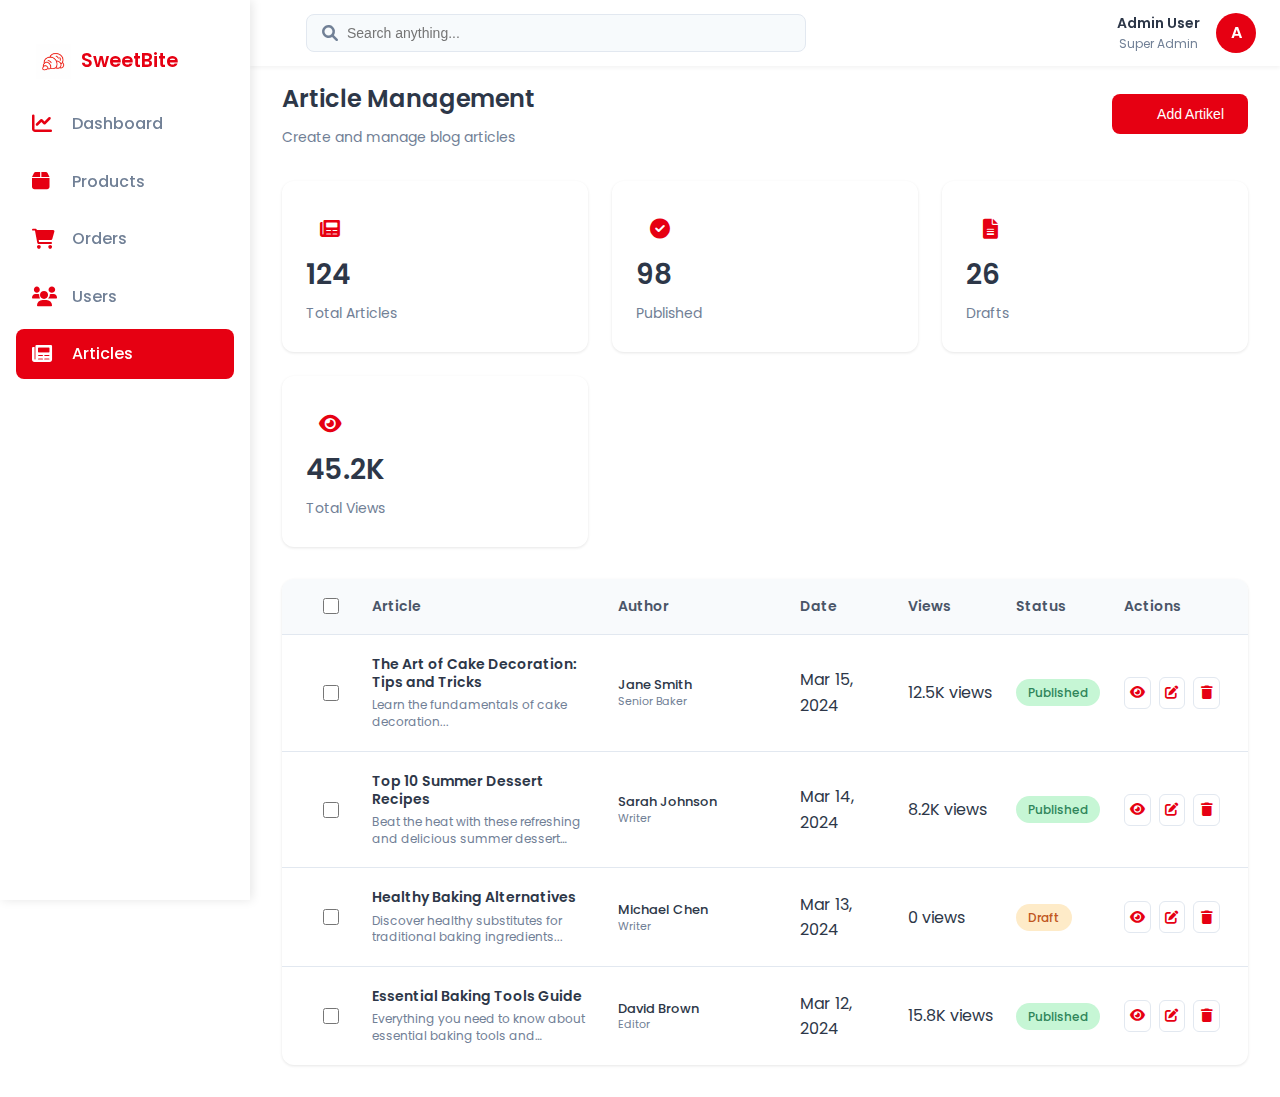
<file: admin/articles.html>
<!DOCTYPE html>
<html lang="id">
<head>
  <meta charset="UTF-8">
  <meta name="viewport" content="width=device-width, initial-scale=1.0">
  <title>Admin Articles - SweetBite</title>
  <link rel="stylesheet" href="../assets/css/sweetbite-admin.css">
  <link rel="stylesheet" href="https://cdnjs.cloudflare.com/ajax/libs/font-awesome/6.0.0/css/all.min.css">
  <link href="https://fonts.googleapis.com/css2?family=Poppins:wght@400;500;600;700&display=swap" rel="stylesheet">
  <link rel="stylesheet" href="../assets/css/sweetbite-custom.css">
  <!-- favicon -->
  <link rel="shortcut icon" type="image/png" href="../assets/img/emboh.png">

</head>
<body class="articles-page">
  <!-- Sidebar -->
  <div class="sidebar">
    <a href="dashboard.html" class="logo">
      <div class="logo-icon">
        <img src="../assets/img/merah.png" alt="SweetBite Logo">
      </div>
      <span class="logo-text">SweetBite</span>
    </a>
    <ul class="nav-menu">
      <li class="nav-item">
        <a href="dashboard.html" class="nav-link">
          <i class="fas fa-chart-line"></i>
          <span>Dashboard</span>
        </a>
      </li>
      <li class="nav-item">
        <a href="products.html" class="nav-link">
          <i class="fas fa-box"></i>
          <span>Products</span>
        </a>
      </li>
      <li class="nav-item">
        <a href="orders.html" class="nav-link">
          <i class="fas fa-shopping-cart"></i>
          <span>Orders</span>
        </a>
      </li>
      <li class="nav-item">
        <a href="users.html" class="nav-link">
          <i class="fas fa-users"></i>
          <span>Users</span>
        </a>
      </li>
      <li class="nav-item">
        <a href="articles.html" class="nav-link active">
          <i class="fas fa-newspaper"></i>
          <span>Articles</span>
        </a>
      </li>
    </ul>
  </div>

  <!-- Navbar -->
  <button class="mobile-menu-toggle" id="menuToggle">
    <i class="fas fa-bars"></i>
  </button>
  <nav class="navbar">
    <div class="navbar-search">
      <i class="fas fa-search"></i>
      <input type="text" placeholder="Search anything...">
    </div>
    <div class="user-profile" id="userProfile">
      <div class="user-info">
        <div class="user-name">Admin User</div>
        <div class="user-role">Super Admin</div>
      </div>
      <div class="user-avatar">A</div>
      <!-- Add dropdown menu -->
      <div class="profile-dropdown" id="profileDropdown">
        <div class="profile-info">
          <div class="profile-name">Admin User</div>
          <div class="profile-email">admin@sweetbite.com</div>
        </div>
        <a href="#" class="dropdown-item">
          <i class="fas fa-user"></i>
          <span>My Profile</span>
        </a>
        <a href="#" class="dropdown-item">
          <i class="fas fa-cog"></i>
          <span>Settings</span>
        </a>
        <div class="dropdown-divider"></div>
        <a href="#" class="dropdown-item" id="logoutBtn">
          <i class="fas fa-sign-out-alt"></i>
          <span>Logout</span>
        </a>
      </div>
    </div>
  </nav>

  <!-- Main Content -->
  <main class="main-content">
    <div class="page-header">
      <div>
        <h1 class="page-title">Article Management</h1>
        <p class="page-subtitle">Create and manage blog articles</p>
      </div>
      <button class="add-product-btn">
        <i class="fas fa-plus"></i>
        Add Artikel
      </button>
    </div>

    <div class="stats-grid">
      <div class="stat-card total-articles">
        <div class="stat-icon">
          <i class="fas fa-newspaper"></i>
        </div>
        <div class="stat-value">124</div>
        <div class="stat-label">Total Articles</div>
      </div>
      <div class="stat-card published-articles">
        <div class="stat-icon">
          <i class="fas fa-check-circle"></i>
        </div>
        <div class="stat-value">98</div>
        <div class="stat-label">Published</div>
      </div>
      <div class="stat-card draft-articles">
        <div class="stat-icon">
          <i class="fas fa-file-alt"></i>
        </div>
        <div class="stat-value">26</div>
        <div class="stat-label">Drafts</div>
      </div>
      <div class="stat-card total-views">
        <div class="stat-icon">
          <i class="fas fa-eye"></i>
        </div>
        <div class="stat-value">45.2K</div>
        <div class="stat-label">Total Views</div>
      </div>
    </div>

    <div class="articles-table">
      <div class="table-header">
        <span class="checkbox-wrapper"><input type="checkbox"></span>
        <span>Article</span>
        <span>Author</span>
        <span>Date</span>
        <span>Views</span>
        <span>Status</span>
        <span>Actions</span>
      </div>

      <div class="article-row">
        <div class="checkbox-wrapper">
          <input type="checkbox">
        </div>
        <div class="article-info" data-label="Article">
          <div class="article-title">The Art of Cake Decoration: Tips and Tricks</div>
          <div class="article-excerpt">Learn the fundamentals of cake decoration...</div>
        </div>
        <div class="author" data-label="Author">
          <div class="author-info">
            <div class="author-name">Jane Smith</div>
            <div class="author-role">Senior Baker</div>
          </div>
        </div>
        <div class="publish-date" data-label="Date">Mar 15, 2024</div>
        <div class="views" data-label="Views">12.5K views</div>
        <div class="status-badge status-published" data-label="Status">Published</div>
        <div class="actions" data-label="Actions">
          <button class="action-btn" title="View">
            <i class="fas fa-eye"></i>
          </button>
          <button class="action-btn" title="Edit">
            <i class="fas fa-edit"></i>
          </button>
          <button class="action-btn" title="Delete">
            <i class="fas fa-trash"></i>
          </button>
        </div>
      </div>

      <div class="article-row">
        <div class="checkbox-wrapper">
          <input type="checkbox">
        </div>
        <div class="article-info" data-label="Article">
          <div class="article-title">Top 10 Summer Dessert Recipes</div>
          <div class="article-excerpt">Beat the heat with these refreshing and delicious summer dessert ideas...</div>
        </div>
        <div class="author" data-label="Author">
          <div class="author-info">
            <div class="author-name">Sarah Johnson</div>
            <div class="author-role">Writer</div>
          </div>
        </div>
        <div class="publish-date" data-label="Date">Mar 14, 2024</div>
        <div class="views" data-label="Views">8.2K views</div>
        <div class="status-badge status-published" data-label="Status">Published</div>
        <div class="actions" data-label="Actions">
          <button class="action-btn" title="View">
            <i class="fas fa-eye"></i>
          </button>
          <button class="action-btn" title="Edit">
            <i class="fas fa-edit"></i>
          </button>
          <button class="action-btn" title="Delete">
            <i class="fas fa-trash"></i>
          </button>
        </div>
      </div>

      <div class="article-row">
        <div class="checkbox-wrapper">
          <input type="checkbox">
        </div>
        <div class="article-info" data-label="Article">
          <div class="article-title">Healthy Baking Alternatives</div>
          <div class="article-excerpt">Discover healthy substitutes for traditional baking ingredients...</div>
        </div>
        <div class="author" data-label="Author">
          <div class="author-info">
            <div class="author-name">Michael Chen</div>
            <div class="author-role">Writer</div>
          </div>
        </div>
        <div class="publish-date" data-label="Date">Mar 13, 2024</div>
        <div class="views" data-label="Views">0 views</div>
        <div class="status-badge status-draft" data-label="Status">Draft</div>
        <div class="actions" data-label="Actions">
          <button class="action-btn" title="View">
            <i class="fas fa-eye"></i>
          </button>
          <button class="action-btn" title="Edit">
            <i class="fas fa-edit"></i>
          </button>
          <button class="action-btn" title="Delete">
            <i class="fas fa-trash"></i>
          </button>
        </div>
      </div>

      <div class="article-row">
        <div class="checkbox-wrapper">
          <input type="checkbox">
        </div>
        <div class="article-info" data-label="Article">
          <div class="article-title">Essential Baking Tools Guide</div>
          <div class="article-excerpt">Everything you need to know about essential baking tools and equipment...</div>
        </div>
        <div class="author" data-label="Author">
          <div class="author-info">
            <div class="author-name">David Brown</div>
            <div class="author-role">Editor</div>
          </div>
        </div>
        <div class="publish-date" data-label="Date">Mar 12, 2024</div>
        <div class="views" data-label="Views">15.8K views</div>
        <div class="status-badge status-published" data-label="Status">Published</div>
        <div class="actions" data-label="Actions">
          <button class="action-btn" title="View">
            <i class="fas fa-eye"></i>
          </button>
          <button class="action-btn" title="Edit">
            <i class="fas fa-edit"></i>
          </button>
          <button class="action-btn" title="Delete">
            <i class="fas fa-trash"></i>
          </button>
        </div>
      </div>
    </div>
  </main>

  <script>
    // Mobile menu toggle
    const menuToggle = document.getElementById('menuToggle');
    const sidebar = document.querySelector('.sidebar');
    const mainContent = document.querySelector('.main-content');

    menuToggle.addEventListener('click', () => {
      sidebar.classList.toggle('active');
      mainContent.classList.toggle('shifted');
    });

    // Close sidebar when clicking outside
    document.addEventListener('click', (e) => {
      if (!sidebar.contains(e.target) && !menuToggle.contains(e.target) && window.innerWidth <= 768) {
        sidebar.classList.remove('active');
        mainContent.classList.remove('shifted');
      }
    });

    // Handle window resize
    window.addEventListener('resize', () => {
      if (window.innerWidth > 768) {
        sidebar.classList.remove('active');
        mainContent.classList.remove('shifted');
      }
    });

    // Initialize checkboxes
    const mainCheckbox = document.querySelector('.table-header input[type="checkbox"]');
    const rowCheckboxes = document.querySelectorAll('.article-row input[type="checkbox"]');

    mainCheckbox.addEventListener('change', (e) => {
      rowCheckboxes.forEach(checkbox => {
        checkbox.checked = e.target.checked;
      });
    });

    // Profile Dropdown Logic
    const userProfile = document.getElementById('userProfile');
    const profileDropdown = document.getElementById('profileDropdown');
    const logoutBtn = document.getElementById('logoutBtn');

    // Toggle dropdown when clicking on profile
    userProfile.addEventListener('click', (e) => {
      e.stopPropagation();
      profileDropdown.classList.toggle('active');
    });

    // Close dropdown when clicking outside
    document.addEventListener('click', (e) => {
      if (!userProfile.contains(e.target)) {
        profileDropdown.classList.remove('active');
      }
    });

    // Logout functionality
    logoutBtn.addEventListener('click', (e) => {
      e.preventDefault();
      // Add your logout logic here
      if (confirm('Are you sure you want to logout?')) {
        window.location.href = '../index.html'; // Redirect to login page
      }
    });
  </script>
</body>
</html>
</file>
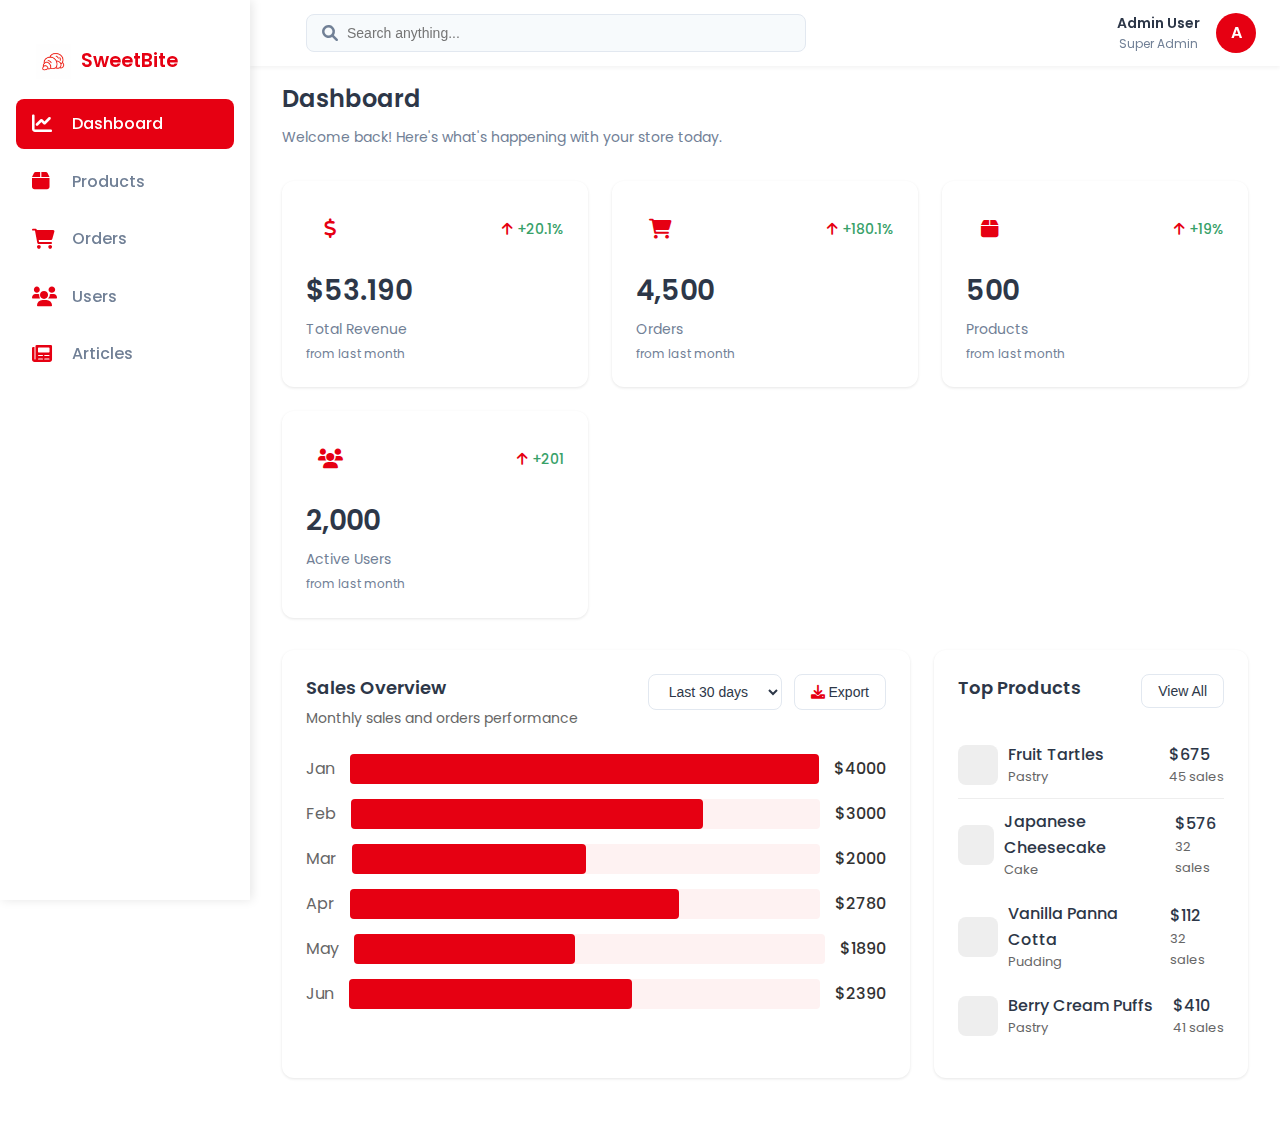
<file: admin/dashboard.html>
<!DOCTYPE html>
<html lang="id">
<head>
  <meta charset="UTF-8">
  <meta name="viewport" content="width=device-width, initial-scale=1.0">
  <title>Admin Dashboard - SweetBite</title>
  <link rel="stylesheet" href="../assets/css/sweetbite-admin.css">
  <link rel="stylesheet" href="https://cdnjs.cloudflare.com/ajax/libs/font-awesome/6.0.0/css/all.min.css">
  <link href="https://fonts.googleapis.com/css2?family=Poppins:wght@400;500;600;700&display=swap" rel="stylesheet">
  <link rel="stylesheet" href="../assets/css/sweetbite-custom.css">
  <!-- favicon -->
	<link rel="shortcut icon" type="image/png" href="../assets/img/emboh.png">

</head>
<body>
  <!-- Sidebar -->
  <div class="sidebar">
    <a href="dashboard.html" class="logo">
      <div class="logo-icon">
        <img src="../assets/img/merah.png" alt="My Logo">
      </div>
      <span class="logo-text">SweetBite</span>
    </a>
    <ul class="nav-menu">
      <li class="nav-item">
        <a href="dashboard.html" class="nav-link active">
          <i class="fas fa-chart-line"></i>
          <span>Dashboard</span>
        </a>
      </li>
      <li class="nav-item">
        <a href="products.html" class="nav-link">
          <i class="fas fa-box"></i>
          <span>Products</span>
        </a>
      </li>
      <li class="nav-item">
        <a href="orders.html" class="nav-link">
          <i class="fas fa-shopping-cart"></i>
          <span>Orders</span>
        </a>
      </li>
      <li class="nav-item">
        <a href="users.html" class="nav-link">
          <i class="fas fa-users"></i>
          <span>Users</span>
        </a>
      </li>
      <li class="nav-item">
        <a href="articles.html" class="nav-link">
          <i class="fas fa-newspaper"></i>
          <span>Articles</span>
        </a>
      </li>
    </ul>
  </div>

  <!-- Navbar -->
  <button class="mobile-menu-toggle" id="menuToggle">
    <i class="fas fa-bars"></i>
  </button>
  <nav class="navbar">
    <div class="navbar-search">
      <i class="fas fa-search"></i>
      <input type="text" placeholder="Search anything...">
    </div>
    <div class="user-profile">
      <div class="user-info">
        <div class="user-name">Admin User</div>
        <div class="user-role">Super Admin</div>
      </div>
      <div class="user-avatar">A</div>
    </div>
  </nav>

  <!-- Main Content -->
  <main class="main-content">
    <div class="page-header">
      <div>
        <h1 class="page-title">Dashboard</h1>
        <p class="page-subtitle">Welcome back! Here's what's happening with your store today.</p>
      </div>
    </div>

    <div class="stats-grid">
      <div class="stat-card revenue">
        <div class="stat-header">
          <div class="stat-icon">
            <i class="fas fa-dollar-sign"></i>
          </div>
          <div class="stat-change">
            <i class="fas fa-arrow-up"></i>
            +20.1%
          </div>
        </div>
        <div class="stat-value">$53.190</div>
        <div class="stat-label">Total Revenue</div>
        <div class="stat-period">from last month</div>
      </div>

      <div class="stat-card orders">
        <div class="stat-header">
          <div class="stat-icon">
            <i class="fas fa-shopping-cart"></i>
          </div>
          <div class="stat-change">
            <i class="fas fa-arrow-up"></i>
            +180.1%
          </div>
        </div>
        <div class="stat-value">4,500</div>
        <div class="stat-label">Orders</div>
        <div class="stat-period">from last month</div>
      </div>

      <div class="stat-card products">
        <div class="stat-header">
          <div class="stat-icon">
            <i class="fas fa-box"></i>
          </div>
          <div class="stat-change">
            <i class="fas fa-arrow-up"></i>
            +19%
          </div>
        </div>
        <div class="stat-value">500</div>
        <div class="stat-label">Products</div>
        <div class="stat-period">from last month</div>
      </div>

      <div class="stat-card users">
        <div class="stat-header">
          <div class="stat-icon">
            <i class="fas fa-users"></i>
          </div>
          <div class="stat-change">
            <i class="fas fa-arrow-up"></i>
            +201
          </div>
        </div>
        <div class="stat-value">2,000</div>
        <div class="stat-label">Active Users</div>
        <div class="stat-period">from last month</div>
      </div>
    </div>

    <div class="chart-grid">
      <div class="chart-card">
        <div class="chart-header">
          <div>
            <h3 class="chart-title">Sales Overview</h3>
            <p style="color: #666; font-size: 14px; margin-top: 5px;">Monthly sales and orders performance</p>
          </div>
          <div class="chart-actions">
            <select class="chart-period">
              <option>Last 30 days</option>
              <option>Last 60 days</option>
              <option>Last 90 days</option>
            </select>
            <button class="chart-period">
              <i class="fas fa-download"></i>
              Export
            </button>
          </div>
        </div>
        <div style="position: relative; height: 300px;">
          <div style="margin: 20px 0;">
            <div style="display: flex; align-items: center; justify-content: space-between; margin-bottom: 15px;">
              <span style="color: #666;">Jan</span>
              <div style="flex: 1; margin: 0 15px; background: #fef2f2; height: 30px; border-radius: 4px;">
                <div style="width: 100%; height: 100%; background: #E60012; border-radius: 4px;"></div>
              </div>
              <span style="color: #333; font-weight: 500;">$4000</span>
            </div>
            <div style="display: flex; align-items: center; justify-content: space-between; margin-bottom: 15px;">
              <span style="color: #666;">Feb</span>
              <div style="flex: 1; margin: 0 15px; background: #fef2f2; height: 30px; border-radius: 4px;">
                <div style="width: 75%; height: 100%; background: #E60012; border-radius: 4px;"></div>
              </div>
              <span style="color: #333; font-weight: 500;">$3000</span>
            </div>
            <div style="display: flex; align-items: center; justify-content: space-between; margin-bottom: 15px;">
              <span style="color: #666;">Mar</span>
              <div style="flex: 1; margin: 0 15px; background: #fef2f2; height: 30px; border-radius: 4px;">
                <div style="width: 50%; height: 100%; background: #E60012; border-radius: 4px;"></div>
              </div>
              <span style="color: #333; font-weight: 500;">$2000</span>
            </div>
            <div style="display: flex; align-items: center; justify-content: space-between; margin-bottom: 15px;">
              <span style="color: #666;">Apr</span>
              <div style="flex: 1; margin: 0 15px; background: #fef2f2; height: 30px; border-radius: 4px;">
                <div style="width: 70%; height: 100%; background: #E60012; border-radius: 4px;"></div>
              </div>
              <span style="color: #333; font-weight: 500;">$2780</span>
            </div>
            <div style="display: flex; align-items: center; justify-content: space-between; margin-bottom: 15px;">
              <span style="color: #666;">May</span>
              <div style="flex: 1; margin: 0 15px; background: #fef2f2; height: 30px; border-radius: 4px;">
                <div style="width: 47%; height: 100%; background: #E60012; border-radius: 4px;"></div>
              </div>
              <span style="color: #333; font-weight: 500;">$1890</span>
            </div>
            <div style="display: flex; align-items: center; justify-content: space-between; margin-bottom: 15px;">
              <span style="color: #666;">Jun</span>
              <div style="flex: 1; margin: 0 15px; background: #fef2f2; height: 30px; border-radius: 4px;">
                <div style="width: 60%; height: 100%; background: #E60012; border-radius: 4px;"></div>
              </div>
              <span style="color: #333; font-weight: 500;">$2390</span>
            </div>
          </div>
        </div>
      </div>

      <div class="chart-card">
        <div class="chart-header">
          <h3 class="chart-title">Top Products</h3>
          <div class="chart-actions">
            <button class="chart-period">View All</button>
          </div>
        </div>
        <div id="topProducts">
          <div style="display: flex; justify-content: space-between; align-items: center; padding: 10px 0; border-bottom: 1px solid #eee;">
            <div style="display: flex; align-items: center; gap: 10px;">
              <div style="width: 40px; height: 40px; background: #eee; border-radius: 8px;"></div>
              <div>
                <div style="font-weight: 500;">Fruit Tartles</div>
                <div style="color: #666; font-size: 13px;">Pastry</div>
              </div>
            </div>
            <div>
              <div style="font-weight: 500;">$675</div>
              <div style="color: #666; font-size: 13px;">45 sales</div>
            </div>
          </div>
          <div style="display: flex; justify-content: space-between; align-items: center; padding: 10px 0;">
            <div style="display: flex; align-items: center; gap: 10px;">
              <div style="width: 40px; height: 40px; background: #eee; border-radius: 8px;"></div>
              <div>
                <div style="font-weight: 500;">Japanese Cheesecake</div>
                <div style="color: #666; font-size: 13px;">Cake</div>
              </div>
            </div>
            <div>
              <div style="font-weight: 500;">$576</div>
              <div style="color: #666; font-size: 13px;">32 sales</div>
            </div>
          </div>
          <div style="display: flex; justify-content: space-between; align-items: center; padding: 10px 0;">
            <div style="display: flex; align-items: center; gap: 10px;">
              <div style="width: 40px; height: 40px; background: #eee; border-radius: 8px;"></div>
              <div>
                <div style="font-weight: 500;">Vanilla Panna Cotta</div>
                <div style="color: #666; font-size: 13px;">Pudding</div>
              </div>
            </div>
            <div>
              <div style="font-weight: 500;">$112</div>
              <div style="color: #666; font-size: 13px;">32 sales</div>
            </div>
          </div>
          <div style="display: flex; justify-content: space-between; align-items: center; padding: 10px 0;">
            <div style="display: flex; align-items: center; gap: 10px;">
              <div style="width: 40px; height: 40px; background: #eee; border-radius: 8px;"></div>
              <div>
                <div style="font-weight: 500;">Berry Cream Puffs</div>
                <div style="color: #666; font-size: 13px;">Pastry</div>
              </div>
            </div>
            <div>
              <div style="font-weight: 500;">$410</div>
              <div style="color: #666; font-size: 13px;">41 sales</div>
            </div>
          </div>
        </div>
      </div>
    </div>
  </main>

  <script>
    // Mobile menu toggle
    const menuToggle = document.getElementById('menuToggle');
    const sidebar = document.querySelector('.sidebar');
    const mainContent = document.querySelector('.main-content');

    menuToggle.addEventListener('click', () => {
      sidebar.classList.toggle('active');
      mainContent.classList.toggle('shifted');
    });

    // Close sidebar when clicking outside
    document.addEventListener('click', (e) => {
      if (!sidebar.contains(e.target) && !menuToggle.contains(e.target) && window.innerWidth <= 768) {
        sidebar.classList.remove('active');
        mainContent.classList.remove('shifted');
      }
    });

    // Handle window resize
    window.addEventListener('resize', () => {
      if (window.innerWidth > 768) {
        sidebar.classList.remove('active');
        mainContent.classList.remove('shifted');
      }
    });
  </script>
</body>
</html>
</file>
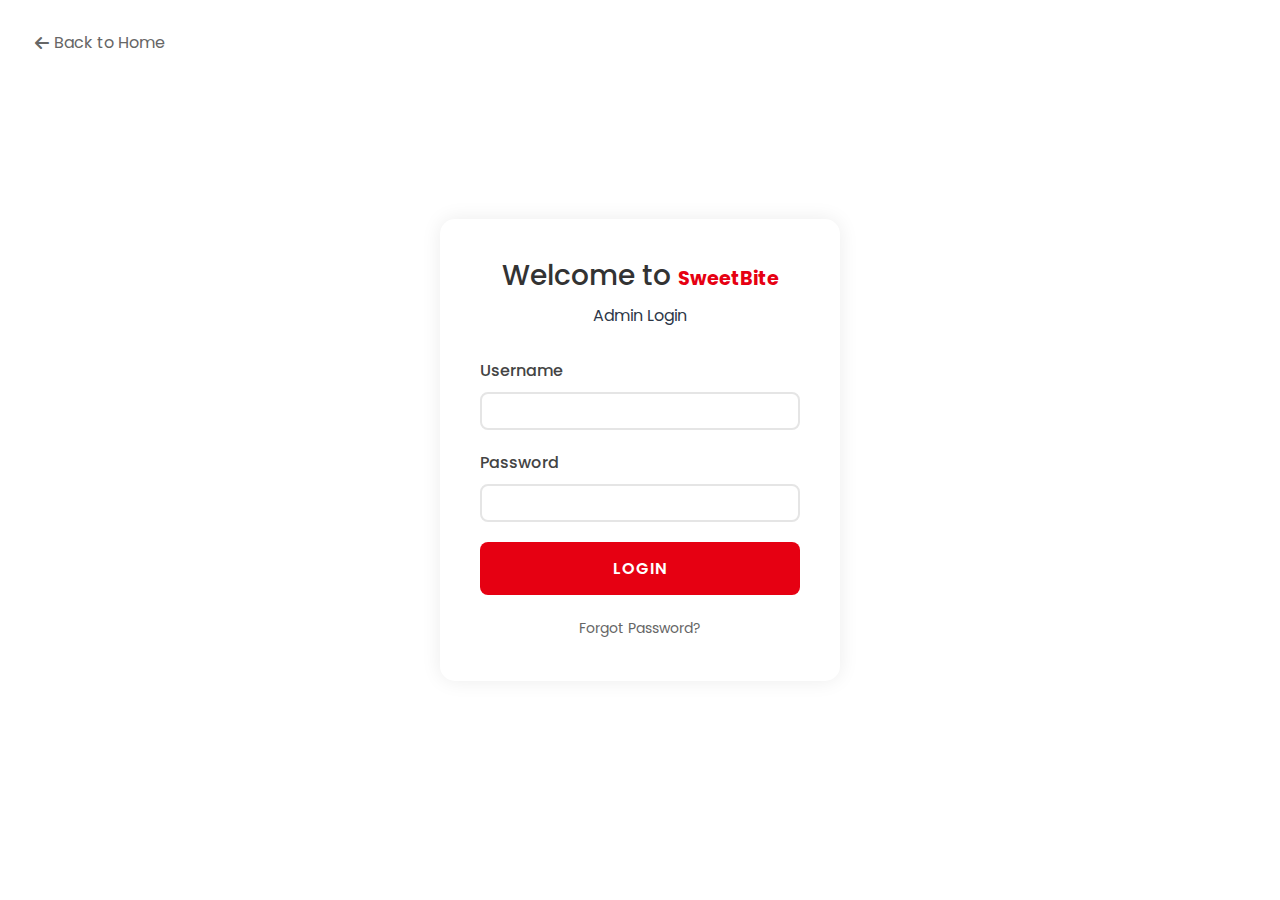
<file: admin/login_admin.html>
<!DOCTYPE html>
<html lang="en">
<head>
    <meta charset="UTF-8">
    <meta http-equiv="X-UA-Compatible" content="IE=edge">
    <meta name="viewport" content="width=device-width, initial-scale=1.0">
    <title>Admin Login - SweetBite</title>
    
    <!-- favicon -->
    <link rel="shortcut icon" type="image/png" href="../assets/img/emboh.png">
    <!-- google font -->
    <link href="https://fonts.googleapis.com/css?family=Open+Sans:300,400,700" rel="stylesheet">
    <link href="https://fonts.googleapis.com/css?family=Poppins:400,700&display=swap" rel="stylesheet">
    <!-- fontawesome -->
    <link rel="stylesheet" href="../assets/css/all.min.css">
    <!-- bootstrap -->
    <link rel="stylesheet" href="../assets/bootstrap/css/bootstrap.min.css">
    <link rel="stylesheet" href="../assets/css/sweetbite-admin.css">
    <link rel="stylesheet" href="https://cdnjs.cloudflare.com/ajax/libs/font-awesome/6.0.0/css/all.min.css">

    <style>
        :root {
            --sweetbite-red: #E60012;
            --sweetbite-red-dark: #C0000F;
            --sweetbite-white: #FFFFFF;
        }

        body {
            font-family: 'Poppins', sans-serif;
            background: #ffffff;
            height: 100vh;
            display: flex;
            align-items: center;
            justify-content: center;
            margin: 0;
        }
        .login-container {
            background: #ffffff;
            padding: 40px;
            border-radius: 15px;
            box-shadow: 0 0 20px rgba(0, 0, 0, 0.08);
            width: 100%;
            max-width: 400px;
        }
        .login-header {
            text-align: center;
            margin-bottom: 30px;
        }
        .login-header h1 {
            color: #333;
            font-size: 28px;
            margin-bottom: 10px;
        }
        .login-header .logo-text {
            color: var(--sweetbite-red);
            font-weight: bold;
        }
        .form-group {
            margin-bottom: 20px;
        }
        .form-group label {
            color: #444;
            font-weight: 500;
            margin-bottom: 8px;
            display: block;
        }
        .form-control {
            border: 2px solid #e5e5e5;
            border-radius: 8px;
            padding: 12px 15px;
            transition: all 0.3s ease;
            width: 100%;
            box-sizing: border-box;
        }
        .form-control:focus {
            border-color: var(--sweetbite-red);
            box-shadow: 0 0 0 3px rgba(230, 0, 18, 0.1);
            outline: none;
        }
        .btn-login {
            background-color: var(--sweetbite-red);
            color: white;
            padding: 14px;
            border: none;
            border-radius: 8px;
            width: 100%;
            font-weight: 600;
            text-transform: uppercase;
            letter-spacing: 1px;
            transition: all 0.3s ease;
            cursor: pointer;
        }
        .btn-login:hover {
            background-color: var(--sweetbite-red-dark);
            transform: translateY(-2px);
            box-shadow: 0 5px 15px rgba(230, 0, 18, 0.3);
        }
        .forgot-password {
            text-align: center;
            margin-top: 20px;
        }
        .forgot-password a {
            color: #666;
            text-decoration: none;
            font-size: 14px;
            transition: all 0.3s ease;
        }
        .forgot-password a:hover {
            color: var(--sweetbite-red);
        }
        .back-to-home {
            position: absolute;
            top: 20px;
            left: 20px;
            color: #666;
            text-decoration: none;
            display: flex;
            align-items: center;
            gap: 5px;
            padding: 10px 15px;
            border-radius: 8px;
            transition: all 0.3s ease;
        }
        .back-to-home:hover {
            color: var(--sweetbite-red);
            transform: translateY(-2px);
        }

        /* Mobile Responsive Styles */
        @media screen and (max-width: 768px) {
            .login-container {
                margin: 20px;
                padding: 30px 20px;
            }

            .login-header h1 {
                font-size: 24px;
            }

            .back-to-home {
                top: 10px;
                left: 10px;
                padding: 8px 12px;
                font-size: 14px;
            }

            .form-control {
                padding: 10px 12px;
            }

            .btn-login {
                padding: 12px;
            }
        }
    </style>
</head>
<body>
    <a href="../index.html" class="back-to-home">
        <i class="fas fa-arrow-left"></i>
        Back to Home
    </a>

    <div class="login-container">
        <div class="login-header">
            <h1>Welcome to <span class="logo-text">SweetBite</span></h1>
            <p>Admin Login</p>
        </div>
        
        <form id="loginForm" onsubmit="return handleLogin(event)">
            <div class="form-group">
                <label for="username">Username</label>
                <input type="text" class="form-control" id="username" required>
            </div>
            
            <div class="form-group">
                <label for="password">Password</label>
                <input type="password" class="form-control" id="password" required>
            </div>
            
            <button type="submit" class="btn-login">Login</button>
        </form>
        
        <div class="forgot-password">
            <a href="#">Forgot Password?</a>
        </div>
    </div>

    <script>
        function handleLogin(event) {
            event.preventDefault();
            
            const username = document.getElementById('username').value;
            const password = document.getElementById('password').value;
            
            // Contoh kredensial sederhana (ganti dengan sistem autentikasi yang lebih aman)
            if(username === 'admin' && password === 'admin123') {
                window.location.href = 'dashboard.html';
            } else {
                alert('Invalid username or password');
            }
            
            return false;
        }
    </script>
</body>
</html>
</file>
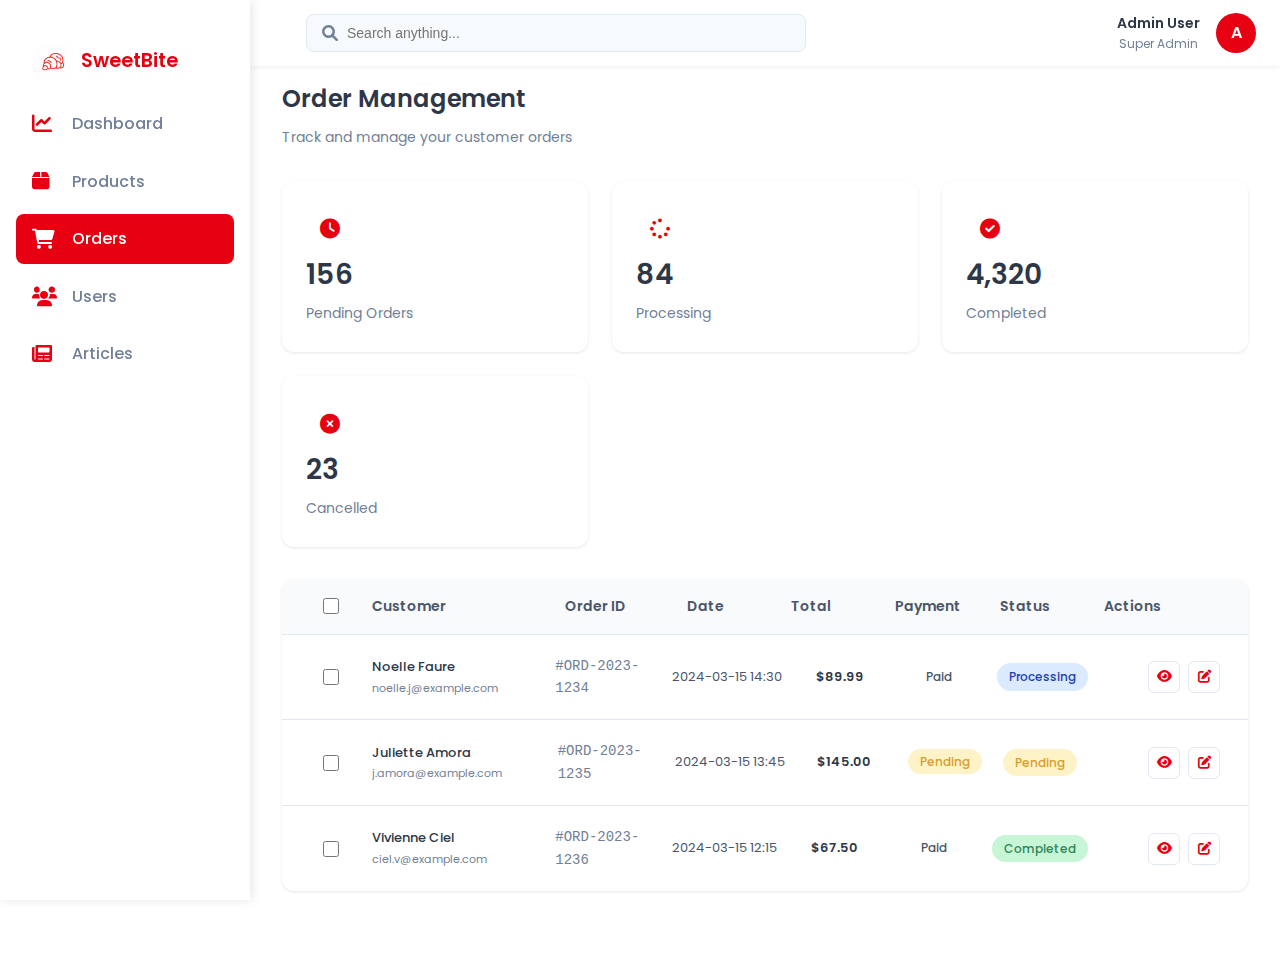
<file: admin/orders.html>
<!DOCTYPE html>
<html lang="id">
<head>
  <meta charset="UTF-8">
  <meta name="viewport" content="width=device-width, initial-scale=1.0">
  <title>Admin Orders - SweetBite</title>
  <link rel="stylesheet" href="../assets/css/sweetbite-admin.css">
  <link rel="stylesheet" href="https://cdnjs.cloudflare.com/ajax/libs/font-awesome/6.0.0/css/all.min.css">
  <link href="https://fonts.googleapis.com/css2?family=Poppins:wght@400;500;600;700&display=swap" rel="stylesheet">
  <link rel="stylesheet" href="../assets/css/sweetbite-custom.css">
  <!-- favicon -->
  <link rel="shortcut icon" type="image/png" href="../assets/img/emboh.png">

</head>
<body class="orders-page">
  <!-- Sidebar -->
  <div class="sidebar">
    <a href="dashboard.html" class="logo">
      <div class="logo-icon">
        <img src="../assets/img/merah.png" alt="SweetBite Logo">
      </div>
      <span class="logo-text">SweetBite</span>
    </a>
    <ul class="nav-menu">
      <li class="nav-item">
        <a href="dashboard.html" class="nav-link">
          <i class="fas fa-chart-line"></i>
          <span>Dashboard</span>
        </a>
      </li>
      <li class="nav-item">
        <a href="products.html" class="nav-link">
          <i class="fas fa-box"></i>
          <span>Products</span>
        </a>
      </li>
      <li class="nav-item">
        <a href="orders.html" class="nav-link active">
          <i class="fas fa-shopping-cart"></i>
          <span>Orders</span>
        </a>
      </li>
      <li class="nav-item">
        <a href="users.html" class="nav-link">
          <i class="fas fa-users"></i>
          <span>Users</span>
        </a>
      </li>
      <li class="nav-item">
        <a href="articles.html" class="nav-link">
          <i class="fas fa-newspaper"></i>
          <span>Articles</span>
        </a>
      </li>
    </ul>
  </div>

  <!-- Navbar -->
  <button class="mobile-menu-toggle" id="menuToggle">
    <i class="fas fa-bars"></i>
  </button>
  <nav class="navbar">
    <div class="navbar-search">
      <i class="fas fa-search"></i>
      <input type="text" placeholder="Search anything...">
    </div>
    <div class="user-profile">
      <div class="user-info">
        <div class="user-name">Admin User</div>
        <div class="user-role">Super Admin</div>
      </div>
      <div class="user-avatar">A</div>
    </div>
  </nav>

  <!-- Main Content -->
  <main class="main-content">
    <div class="page-header">
      <div>
        <h1 class="page-title">Order Management</h1>
        <p class="page-subtitle">Track and manage your customer orders</p>
      </div>
    </div>

    <div class="stats-grid">
      <div class="stat-card pending">
        <div class="stat-icon">
          <i class="fas fa-clock"></i>
        </div>
        <div class="stat-value">156</div>
        <div class="stat-label">Pending Orders</div>
      </div>
      <div class="stat-card processing">
        <div class="stat-icon">
          <i class="fas fa-spinner"></i>
        </div>
        <div class="stat-value">84</div>
        <div class="stat-label">Processing</div>
      </div>
      <div class="stat-card completed">
        <div class="stat-icon">
          <i class="fas fa-check-circle"></i>
        </div>
        <div class="stat-value">4,320</div>
        <div class="stat-label">Completed</div>
      </div>
      <div class="stat-card cancelled">
        <div class="stat-icon">
          <i class="fas fa-times-circle"></i>
        </div>
        <div class="stat-value">23</div>
        <div class="stat-label">Cancelled</div>
      </div>
    </div>

    <div class="orders-table">
      <div class="table-header">
        <span class="checkbox-wrapper"><input type="checkbox"></span>
        <span>Customer</span>
        <span>Order ID</span>
        <span>Date</span>
        <span>Total</span>
        <span>Payment</span>
        <span>Status</span>
        <span>Actions</span>
      </div>

      <div class="order-row">
        <div class="checkbox-wrapper">
          <input type="checkbox">
        </div>
        <div class="customer" data-label="Customer">
          <div class="customer-info">
            <div class="customer-name">Noelle Faure</div>
            <div class="customer-email">noelle.j@example.com</div>
          </div>
        </div>
        <div class="order-id" data-label="Order ID">#ORD-2023-1234</div>
        <div class="order-date" data-label="Date">2024-03-15 14:30</div>
        <div class="order-total" data-label="Total">$89.99</div>
        <div class="payment-status" data-label="Payment">
          <span class="status-badge status-paid">Paid</span>
        </div>
        <div class="status-badge status-processing" data-label="Status">Processing</div>
        <div class="actions" data-label="Actions">
          <button class="action-btn" title="View">
            <i class="fas fa-eye"></i>
          </button>
          <button class="action-btn" title="Edit">
            <i class="fas fa-edit"></i>
          </button>
        </div>
      </div>

      <div class="order-row">
        <div class="checkbox-wrapper">
          <input type="checkbox">
        </div>
        <div class="customer" data-label="Customer">
          <div class="customer-info">
            <div class="customer-name">Juliette Amora</div>
            <div class="customer-email">j.amora@example.com</div>
          </div>
        </div>
        <div class="order-id" data-label="Order ID">#ORD-2023-1235</div>
        <div class="order-date" data-label="Date">2024-03-15 13:45</div>
        <div class="order-total" data-label="Total">$145.00</div>
        <div class="payment-status" data-label="Payment">
          <span class="status-badge status-pending">Pending</span>
        </div>
        <div class="status-badge status-pending" data-label="Status">Pending</div>
        <div class="actions" data-label="Actions">
          <button class="action-btn" title="View">
            <i class="fas fa-eye"></i>
          </button>
          <button class="action-btn" title="Edit">
            <i class="fas fa-edit"></i>
          </button>
        </div>
      </div>

      <div class="order-row">
        <div class="checkbox-wrapper">
          <input type="checkbox">
        </div>
        <div class="customer" data-label="Customer">
          <div class="customer-info">
            <div class="customer-name">Vivienne Ciel</div>
            <div class="customer-email">ciel.v@example.com</div>
          </div>
        </div>
        <div class="order-id" data-label="Order ID">#ORD-2023-1236</div>
        <div class="order-date" data-label="Date">2024-03-15 12:15</div>
        <div class="order-total" data-label="Total">$67.50</div>
        <div class="payment-status" data-label="Payment">
          <span class="status-badge status-paid">Paid</span>
        </div>
        <div class="status-badge status-completed" data-label="Status">Completed</div>
        <div class="actions" data-label="Actions">
          <button class="action-btn" title="View">
            <i class="fas fa-eye"></i>
          </button>
          <button class="action-btn" title="Edit">
            <i class="fas fa-edit"></i>
          </button>
        </div>
      </div>

    </div>
  </main>

  <script>
    // Mobile menu toggle
    const menuToggle = document.getElementById('menuToggle');
    const sidebar = document.querySelector('.sidebar');
    const mainContent = document.querySelector('.main-content');

    menuToggle.addEventListener('click', () => {
      sidebar.classList.toggle('active');
      mainContent.classList.toggle('shifted');
    });

    // Close sidebar when clicking outside
    document.addEventListener('click', (e) => {
      if (!sidebar.contains(e.target) && !menuToggle.contains(e.target) && window.innerWidth <= 768) {
        sidebar.classList.remove('active');
        mainContent.classList.remove('shifted');
      }
    });

    // Handle window resize
    window.addEventListener('resize', () => {
      if (window.innerWidth > 768) {
        sidebar.classList.remove('active');
        mainContent.classList.remove('shifted');
      }
    });

    // Initialize checkboxes
    const mainCheckbox = document.querySelector('.table-header input[type="checkbox"]');
    const rowCheckboxes = document.querySelectorAll('.order-row input[type="checkbox"]');

    mainCheckbox.addEventListener('change', (e) => {
      rowCheckboxes.forEach(checkbox => {
        checkbox.checked = e.target.checked;
      });
    });
  </script>
</body>
</html>
</file>
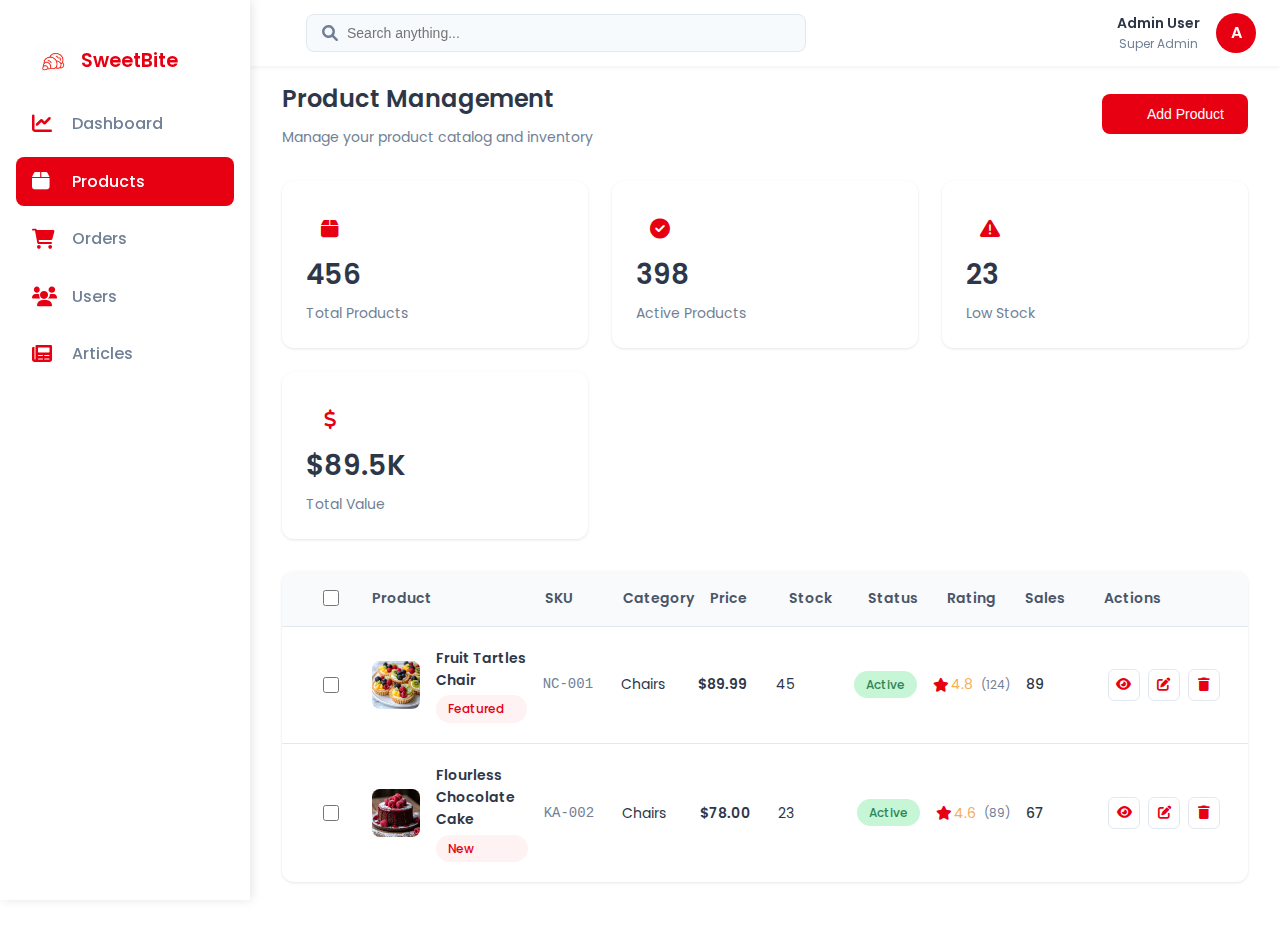
<file: admin/products.html>
<!DOCTYPE html>
<html lang="id">
<head>
  <meta charset="UTF-8">
  <meta name="viewport" content="width=device-width, initial-scale=1.0">
  <title>Admin Products - SweetBite</title>
  <link rel="stylesheet" href="../assets/css/sweetbite-admin.css">
  <link rel="stylesheet" href="https://cdnjs.cloudflare.com/ajax/libs/font-awesome/6.0.0/css/all.min.css">
  <link href="https://fonts.googleapis.com/css2?family=Poppins:wght@400;500;600;700&display=swap" rel="stylesheet">
  <link rel="stylesheet" href="../assets/css/sweetbite-custom.css">
  <!-- favicon -->
  <link rel="shortcut icon" type="image/png" href="../assets/img/emboh.png">
  <!-- CSS dipindahkan ke sweetbite-custom.css -->
</head>
<body>
  <!-- Updated Sidebar -->
  <div class="sidebar">
    <a href="dashboard.html" class="logo">
      <div class="logo-icon">
        <img src="../assets/img/merah.png" alt="SweetBite Logo">
      </div>
      <span class="logo-text">SweetBite</span>
    </a>
    <ul class="nav-menu">
      <li class="nav-item">
        <a href="dashboard.html" class="nav-link">
          <i class="fas fa-chart-line"></i>
          <span>Dashboard</span>
        </a>
      </li>
      <li class="nav-item">
        <a href="products.html" class="nav-link active">
          <i class="fas fa-box"></i>
          <span>Products</span>
        </a>
      </li>
      <li class="nav-item">
        <a href="orders.html" class="nav-link">
          <i class="fas fa-shopping-cart"></i>
          <span>Orders</span>
        </a>
      </li>
      <li class="nav-item">
        <a href="users.html" class="nav-link">
          <i class="fas fa-users"></i>
          <span>Users</span>
        </a>
      </li>
      <li class="nav-item">
        <a href="articles.html" class="nav-link">
          <i class="fas fa-newspaper"></i>
          <span>Articles</span>
        </a>
      </li>
    </ul>
  </div>

  <!-- Navbar -->
  <button class="mobile-menu-toggle" id="menuToggle">
    <i class="fas fa-bars"></i>
  </button>
  <nav class="navbar">
    <div class="navbar-search">
      <i class="fas fa-search"></i>
      <input type="text" placeholder="Search anything...">
    </div>
    <div class="user-profile">
      <div class="user-info">
        <div class="user-name">Admin User</div>
        <div class="user-role">Super Admin</div>
      </div>
      <div class="user-avatar">A</div>
    </div>
  </nav>

  <!-- Main Content -->
  <main class="main-content">
    <div class="page-header">
      <div>
        <h1 class="page-title">Product Management</h1>
        <p class="page-subtitle">Manage your product catalog and inventory</p>
      </div>
      <button class="add-product-btn">
        <i class="fas fa-plus"></i>
        Add Product
      </button>
    </div>

    <div class="stats-grid">
      <div class="stat-card">
        <div class="stat-icon icon-products">
          <i class="fas fa-box"></i>
        </div>
        <div class="stat-info">
          <h3>456</h3>
          <p>Total Products</p>
        </div>
      </div>
      <div class="stat-card">
        <div class="stat-icon icon-active">
          <i class="fas fa-check-circle"></i>
        </div>
        <div class="stat-info">
          <h3>398</h3>
          <p>Active Products</p>
        </div>
      </div>
      <div class="stat-card">
        <div class="stat-icon icon-stock">
          <i class="fas fa-exclamation-triangle"></i>
        </div>
        <div class="stat-info">
          <h3>23</h3>
          <p>Low Stock</p>
        </div>
      </div>
      <div class="stat-card">
        <div class="stat-icon icon-value">
          <i class="fas fa-dollar-sign"></i>
        </div>
        <div class="stat-info">
          <h3>$89.5K</h3>
          <p>Total Value</p>
        </div>
      </div>
    </div>

    <div class="products-table">
      <div class="table-header">
        <span class="checkbox-wrapper"><input type="checkbox"></span>
        <span>Product</span>
        <span>SKU</span>
        <span>Category</span>
        <span>Price</span>
        <span>Stock</span>
        <span>Status</span>
        <span>Rating</span>
        <span>Sales</span>
        <span>Actions</span>
      </div>

      <div class="product-row">
        <div class="checkbox-wrapper">
          <input type="checkbox">
        </div>
        <div class="product-info" data-label="Product">
          <img src="../assets/img/products/pastry2.jpg" alt="Product" class="product-image">
          <div class="product-details">
            <div class="product-name">Fruit Tartles Chair</div>
            <div class="product-tag">Featured</div>
          </div>
        </div>
        <div class="sku" data-label="SKU">NC-001</div>
        <div class="category" data-label="Category">Chairs</div>
        <div class="price" data-label="Price">$89.99</div>
        <div class="stock" data-label="Stock">45</div>
        <div class="status-badge status-active" data-label="Status">Active</div>
        <div class="rating" data-label="Rating">
          <div class="stars">
            <i class="fas fa-star"></i>
            <span>4.8</span>
          </div>
          <span class="rating-count">(124)</span>
        </div>
        <div class="sales" data-label="Sales">89</div>
        <div class="actions" data-label="Actions">
          <button class="action-btn" title="View">
            <i class="fas fa-eye"></i>
          </button>
          <button class="action-btn" title="Edit">
            <i class="fas fa-edit"></i>
          </button>
          <button class="action-btn" title="Delete">
            <i class="fas fa-trash"></i>
          </button>
        </div>
      </div>

      <div class="product-row">
        <div class="checkbox-wrapper">
          <input type="checkbox">
        </div>
        <div class="product-info" data-label="Product">
          <img src="../assets/img/products/cake1.jpg" alt="Product" class="product-image">
          <div class="product-details">
            <div class="product-name">Flourless Chocolate Cake</div>
            <div class="product-tag">New</div>
          </div>
        </div>
        <div class="sku" data-label="SKU">KA-002</div>
        <div class="category" data-label="Category">Chairs</div>
        <div class="price" data-label="Price">$78.00</div>
        <div class="stock" data-label="Stock">23</div>
        <div class="status-badge status-active" data-label="Status">Active</div>
        <div class="rating" data-label="Rating">
          <div class="stars">
            <i class="fas fa-star"></i>
            <span>4.6</span>
          </div>
          <span class="rating-count">(89)</span>
        </div>
        <div class="sales" data-label="Sales">67</div>
        <div class="actions" data-label="Actions">
          <button class="action-btn" title="View">
            <i class="fas fa-eye"></i>
          </button>
          <button class="action-btn" title="Edit">
            <i class="fas fa-edit"></i>
          </button>
          <button class="action-btn" title="Delete">
            <i class="fas fa-trash"></i>
          </button>
        </div>
      </div>
    </div>
  </main>

  <script>
    // Mobile menu toggle
    const menuToggle = document.getElementById('menuToggle');
    const sidebar = document.querySelector('.sidebar');
    const mainContent = document.querySelector('.main-content');

    menuToggle.addEventListener('click', () => {
      sidebar.classList.toggle('active');
      mainContent.classList.toggle('shifted');
    });

    // Close sidebar when clicking outside
    document.addEventListener('click', (e) => {
      if (!sidebar.contains(e.target) && !menuToggle.contains(e.target) && window.innerWidth <= 768) {
        sidebar.classList.remove('active');
        mainContent.classList.remove('shifted');
      }
    });

    // Handle window resize
    window.addEventListener('resize', () => {
      if (window.innerWidth > 768) {
        sidebar.classList.remove('active');
        mainContent.classList.remove('shifted');
      }
    });

    // Initialize checkboxes
    const mainCheckbox = document.querySelector('.table-header input[type="checkbox"]');
    const rowCheckboxes = document.querySelectorAll('.product-row input[type="checkbox"]');

    mainCheckbox.addEventListener('change', (e) => {
      rowCheckboxes.forEach(checkbox => {
        checkbox.checked = e.target.checked;
      });
    });
  </script>
</body>
</html>
</file>
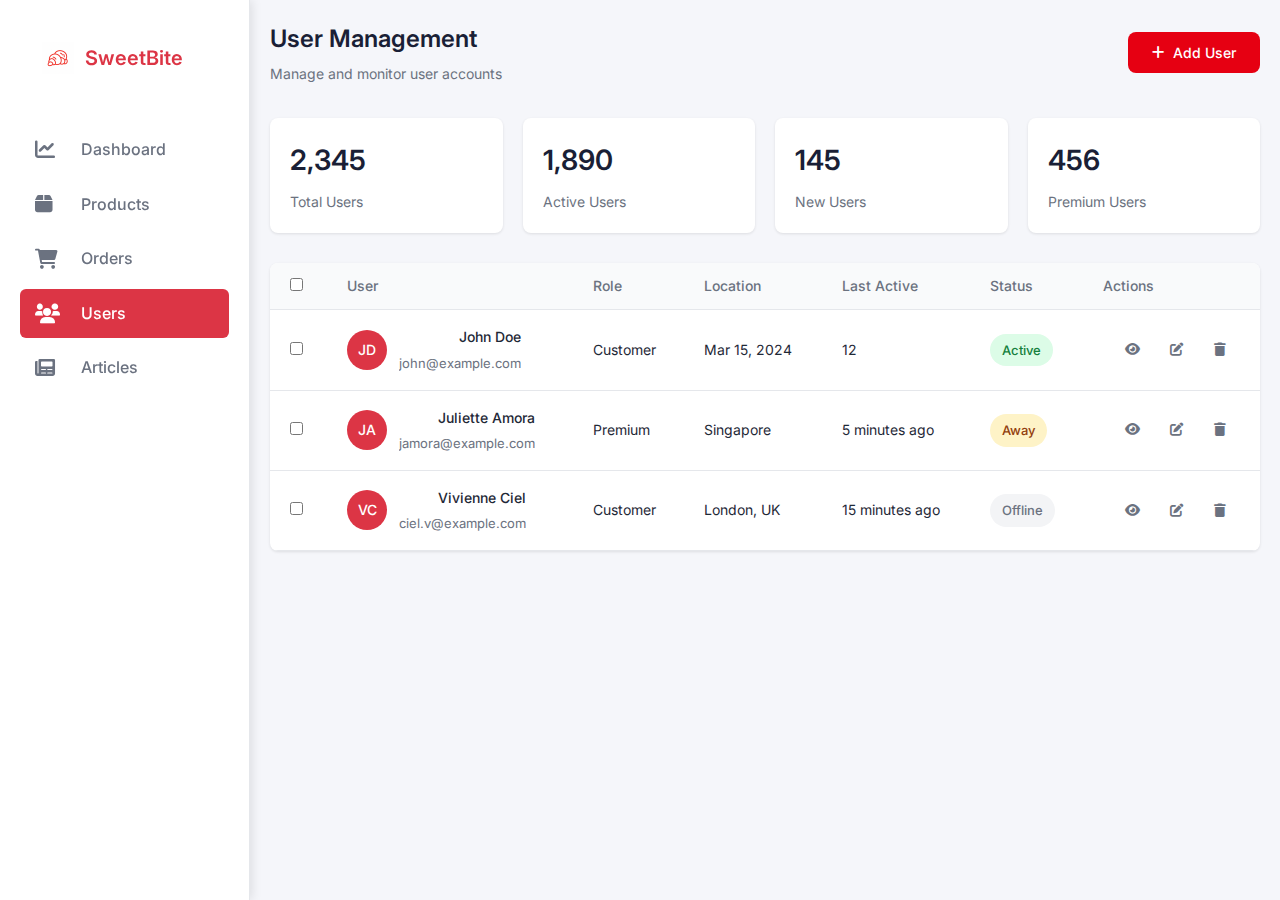
<file: admin/users.html>
<!DOCTYPE html>
<html lang="en">
<head>
    <meta charset="UTF-8">
    <meta name="viewport" content="width=device-width, initial-scale=1.0">
    <title>User Management - SweetBite Admin</title>
    <link rel="stylesheet" href="../assets/css/sweetbite-admin.css">
    <link href="https://fonts.googleapis.com/css2?family=Inter:wght@400;500;600;700&display=swap" rel="stylesheet">
    <link rel="stylesheet" href="https://cdnjs.cloudflare.com/ajax/libs/font-awesome/6.0.0/css/all.min.css">
    <style>
        * {
            margin: 0;
            padding: 0;
            box-sizing: border-box;
            font-family: 'Inter', sans-serif;
        }

        body {
            background-color: #f5f6fa;
            display: flex;
        }

        /* Sidebar Styles */
        .sidebar {
            width: 250px;
            height: 100vh;
            background: #ffffff;
            padding: 20px;
            position: fixed;
            left: 0;
            top: 0;
            border-right: 1px solid #e5e7eb;
        }

        .logo {
            display: flex;
            align-items: center;
            gap: 10px;
            margin-bottom: 30px;
            text-decoration: none;
        }

        .logo-icon img {
            width: 32px;
            height: 32px;
        }

        .logo-text {
            font-size: 20px;
            font-weight: 600;
            color: #dc3545;
        }

        .nav-menu {
            list-style: none;
        }

        .nav-item {
            margin-bottom: 5px;
        }

        .nav-link {
            display: flex;
            align-items: center;
            padding: 12px 15px;
            text-decoration: none;
            color: #6b7280;
            border-radius: 6px;
            transition: all 0.3s;
        }

        .nav-link i {
            margin-right: 10px;
            width: 20px;
        }

        .nav-link.active {
            background: #dc3545;
            color: white;
        }

        .nav-link:hover:not(.active) {
            background: #f3f4f6;
            color: #1f2937;
        }

        /* Main Content Styles */
        .main-content {
            margin-left: 250px;
            padding: 20px;
            width: calc(100% - 250px);
        }

        .header {
            display: flex;
            justify-content: space-between;
            align-items: center;
            margin-bottom: 30px;
            background: white;
            padding: 20px;
            border-radius: 8px;
            box-shadow: 0 1px 3px rgba(0,0,0,0.1);
        }

        .page-title {
            font-size: 24px;
            color: #1a1f36;
            margin: 0;
        }

        .page-subtitle {
            color: #6b7280;
            margin-top: 5px;
        }

        .add-user-btn {
            background: #dc3545;
            color: white;
            border: none;
            padding: 10px 20px;
            border-radius: 6px;
            font-weight: 500;
            cursor: pointer;
            transition: background-color 0.2s;
        }

        .add-user-btn:hover {
            background: #bb2d3b;
        }

        .stats-container {
            display: grid;
            grid-template-columns: repeat(4, 1fr);
            gap: 20px;
            margin-bottom: 30px;
        }

        .stat-card {
            background: white;
            padding: 20px;
            border-radius: 8px;
            box-shadow: 0 1px 3px rgba(0,0,0,0.1);
        }

        .stat-card .number {
            font-size: 28px;
            font-weight: 600;
            color: #1a1f36;
            margin-bottom: 8px;
        }

        .stat-card .label {
            color: #6b7280;
            font-size: 14px;
        }

        .search-bar {
            width: 100%;
            padding: 12px;
            border: 1px solid #e5e7eb;
            border-radius: 6px;
            margin-bottom: 20px;
            font-size: 14px;
            background: white;
        }

        .search-bar:focus {
            outline: none;
            border-color: #dc3545;
        }

        .table-container {
            background: white;
            border-radius: 8px;
            box-shadow: 0 1px 3px rgba(0,0,0,0.1);
            overflow: hidden;
        }

        table {
            width: 100%;
            border-collapse: collapse;
        }

        th {
            background: #f9fafb;
            padding: 12px 20px;
            text-align: left;
            font-weight: 500;
            font-size: 14px;
            color: #6b7280;
            border-bottom: 1px solid #e5e7eb;
        }

        td {
            padding: 16px 20px;
            border-bottom: 1px solid #e5e7eb;
            font-size: 14px;
            color: #1f2937;
        }

        tr:hover {
            background-color: #f9fafb;
        }

        .user-info {
            display: flex;
            align-items: center;
            gap: 12px;
        }

        .avatar {
            width: 40px;
            height: 40px;
            border-radius: 50%;
            display: flex;
            align-items: center;
            justify-content: center;
            font-weight: 500;
            color: white;
            background: #dc3545;
        }

        .user-details {
            display: flex;
            flex-direction: column;
        }

        .user-name {
            font-weight: 500;
            color: #1f2937;
        }

        .user-email {
            color: #6b7280;
            font-size: 13px;
        }

        .status-badge {
            padding: 6px 12px;
            border-radius: 20px;
            font-size: 13px;
            font-weight: 500;
            display: inline-block;
        }

        .status-active {
            background-color: #dcfce7;
            color: #15803d;
        }

        .status-away {
            background-color: #fef3c7;
            color: #92400e;
        }

        .status-offline {
            background-color: #f3f4f6;
            color: #6b7280;
        }

        .actions {
            display: flex;
            gap: 8px;
        }

        .action-btn {
            padding: 6px;
            border-radius: 6px;
            border: none;
            cursor: pointer;
            color: #6b7280;
            background: transparent;
        }

        .action-btn:hover {
            background: #f3f4f6;
            color: #1f2937;
        }
    </style>
</head>
<body>
    <!-- Sidebar -->
    <div class="sidebar">
        <a href="dashboard.html" class="logo">
            <div class="logo-icon">
                <img src="../assets/img/merah.png" alt="SweetBite Logo">
            </div>
            <span class="logo-text">SweetBite</span>
        </a>
        <ul class="nav-menu">
            <li class="nav-item">
                <a href="dashboard.html" class="nav-link">
                    <i class="fas fa-chart-line"></i>
                    <span>Dashboard</span>
                </a>
            </li>
            <li class="nav-item">
                <a href="products.html" class="nav-link">
                    <i class="fas fa-box"></i>
                    <span>Products</span>
                </a>
            </li>
            <li class="nav-item">
                <a href="orders.html" class="nav-link">
                    <i class="fas fa-shopping-cart"></i>
                    <span>Orders</span>
                </a>
            </li>
            <li class="nav-item">
                <a href="users.html" class="nav-link active">
                    <i class="fas fa-users"></i>
                    <span>Users</span>
                </a>
            </li>
            <li class="nav-item">
                <a href="articles.html" class="nav-link">
                    <i class="fas fa-newspaper"></i>
                    <span>Articles</span>
                </a>
            </li>
        </ul>
    </div>

    <!-- Main Content -->
    <div class="main-content">
      <div class="page-header">
        <div>
          <h1 class="page-title">User Management</h1>
          <p class="page-subtitle">Manage and monitor user accounts</p>
        </div>
        <button class="add-product-btn">
          <i class="fas fa-plus"></i>
          Add User
        </button>
      </div>

        <div class="stats-container">
            <div class="stat-card">
                <div class="number">2,345</div>
                <div class="label">Total Users</div>
            </div>
            <div class="stat-card">
                <div class="number">1,890</div>
                <div class="label">Active Users</div>
            </div>
            <div class="stat-card">
                <div class="number">145</div>
                <div class="label">New Users</div>
            </div>
            <div class="stat-card">
                <div class="number">456</div>
                <div class="label">Premium Users</div>
            </div>
        </div>

        <div class="table-container">
            <table>
                <thead>
                    <tr>
                        <th>
                            <input type="checkbox">
                        </th>
                        <th>User</th>
                        <th>Role</th>
                        <th>Location</th>
                        <th>Last Active</th>
                        <th>Status</th>
                        <th>Actions</th>
                    </tr>
                </thead>
                <tbody>
                    <tr>
                        <td>
                            <input type="checkbox">
                        </td>
                        <td>
                            <div class="user-info">
                                <div class="avatar">JD</div>
                                <div class="user-details">
                                    <span class="user-name">John Doe</span>
                                    <span class="user-email">john@example.com</span>
                                </div>
                            </div>
                        </td>
                        <td>Customer</td>
                        <td>Mar 15, 2024</td>
                        <td>12</td>
                        <td>
                            <span class="status-badge status-active">Active</span>
                        </td>
                        <td>
                            <div class="actions">
                                <button class="action-btn"><i class="fas fa-eye"></i></button>
                                <button class="action-btn"><i class="fas fa-edit"></i></button>
                                <button class="action-btn"><i class="fas fa-trash"></i></button>
                            </div>
                        </td>
                    </tr>
                    <tr>
                        <td>
                            <input type="checkbox">
                        </td>
                        <td>
                            <div class="user-info">
                                <div class="avatar">JA</div>
                                <div class="user-details">
                                    <span class="user-name">Juliette Amora</span>
                                    <span class="user-email">jamora@example.com</span>
                                </div>
                            </div>
                        </td>
                        <td>Premium</td>
                        <td>Singapore</td>
                        <td>5 minutes ago</td>
                        <td>
                            <span class="status-badge status-away">Away</span>
                        </td>
                        <td>
                            <div class="actions">
                                <button class="action-btn"><i class="fas fa-eye"></i></button>
                                <button class="action-btn"><i class="fas fa-edit"></i></button>
                                <button class="action-btn"><i class="fas fa-trash"></i></button>
                            </div>
                        </td>
                    </tr>
                    <tr>
                        <td>
                            <input type="checkbox">
                        </td>
                        <td>
                            <div class="user-info">
                                <div class="avatar">VC</div>
                                <div class="user-details">
                                    <span class="user-name">Vivienne Ciel</span>
                                    <span class="user-email">ciel.v@example.com</span>
                                </div>
                            </div>
                        </td>
                        <td>Customer</td>
                        <td>London, UK</td>
                        <td>15 minutes ago</td>
                        <td>
                            <span class="status-badge status-offline">Offline</span>
                        </td>
                        <td>
                            <div class="actions">
                                <button class="action-btn"><i class="fas fa-eye"></i></button>
                                <button class="action-btn"><i class="fas fa-edit"></i></button>
                                <button class="action-btn"><i class="fas fa-trash"></i></button>
                            </div>
                        </td>
                    </tr>
                </tbody>
            </table>
        </div>
    </div>
</body>
</html>
</file>
<file: assets/css/responsive.css>
/* Medium Layout: 1280px. */
@media only screen and (min-width: 992px) {
}

@media only screen and (min-width: 992px) and (max-width: 1200px) { 
	.hero-text h1 {
	    font-size: 45px;
	}

	a.video-play-btn {
		right: 51%;
	}
	.hero-area div.hero-form {
		bottom: -20%;
	}

	.cart-buttons a:first-child {
	    margin-right: 0;
	    margin-bottom: 15px;
	}
	.contact-form form p input[type=email] {
	    margin-left: 8px;
	}
	.contact-form-box h4 i {
	    left: -20%;
	}
	.comment-template form p input[type=email] {
	    margin-left: 8px;
	}
	ul.main-menu li a {
	    padding: 15px 13px;
	}
	span.close-btn {
	    right: 0;
	}
	ul.sub-menu li a {
	    padding: 7px 10px;
	}

}
/* Tablet Layout: 768px. */
@media only screen and (min-width: 768px) and (max-width: 991px) { 
	.hero-text h1 {
	    font-size: 40px;
	}
	.footer-box {
	    margin-bottom: 40px;
	}
	.copyright p {
	    text-align: center;
	}
	.copyright .social-icons {
	    text-align: center;
	}
	.feature-bg:after {
		display: none;
	}
	.single-team-item {
	    margin-bottom: 30px;
	}
	table.cart-table {
	    margin-bottom: 50px;
	}
	.order-details-wrap {
	    margin-top: 50px;
	}
	.contact-form form p input[type=text], 
	.contact-form form p input[type=tel], 
	.contact-form form p input[type=email] {
	    width: 100%;
	}

	.contact-form form p input[type=email] {
	    margin-left: 0;
	    margin-top: 15px;
	}
	.contact-form form p input[type=tel] {
		margin-bottom: 15px;
	}

	.hero-area div.hero-form {
		width: 325px;
		top: 30%;
	}

	.comment-template form p input[type=text], 
	.comment-template form p input[type=email] {
	    width: 100%;
	}

	.comment-template form p input[type=email] {
	    margin-top: 15px;
	    margin-left: 0;
	}
	.sidebar-section {
	    margin-left: 0;
	    margin-top: 50px;
	}
	.single-product-img {
	    margin-bottom: 30px;
	}
	.single-product-img img {
	    width: 100%;
	}
	.single-project-img img {
	    width: 100%;
	}
	.site-logo a img {
	    max-width: 150px;
	}
	.site-logo {
	    text-align: center;
	    position: absolute;
	    z-index: 999;
	}
	.mean-container .mean-bar {
		z-index: 2;
	}
	.responsive-menu-wrap {
	    display: block;
	}
	.header-icons {
	    text-align: center;
	}
	.top-header-area {
	    padding: 15px 0;
	}

	.responsive-menu-wrap {
	    position: absolute;
	    top: 0;
	}

	.featured-section {
	    padding: 0;
	}

	.responsive-menu-wrap {
	    left: 50%;
	    margin-top: 10px;
	    margin-left: -57.5px;
	}
	.hero-text-tablecell {
	    padding: 0px 70px;
	}
	.hero-form .hero-text h1 {
	    font-size: 30px;
	}

	.hero-form .hero-text p.subtitle {
	    font-size: 13px;
	}

	.hero-form .hero-btns a.bordered-btn {
	    margin-left: 0;
	    margin-top: 20px;
	}

	.sticky-wrapper.is-sticky .top-header-area {
	    position: absolute!important;
	    background-color: transparent;
	}
	.featured-box {
	    padding: 30px;
	}

	.featured-section {
	    padding: 100px 0;
	}
	nav.main-menu {
	    display: none;
	}
	table.order-details {
	    width: 100%;
	}
	.contact-form-box h4 i {
	    left: -7%;
	}
	.single-product-content h3 {
	    font-size: 20px;
	    font-weight: 500;
	    line-height: 1.6;
	}

	.single-product-content {
	    margin-left: 15px;
	}
	a.mobile-hide.search-bar-icon {
	    display: none!important;
	}
	.mobile-show {
		display: block!important;
	}
	a.mobile-show.search-bar-icon {
	    position: absolute;
	    right: 60px;
	    top: 22px;
	    z-index: 999;
	    color: #fff;
	}

}

/* Mobile Layout: 320px. */
@media only screen and (max-width: 767px) {

	.site-logo img {
	    max-width: 150px;
	}

	.responsive-menu-wrap {
	    top: -35px;
	}

	span.close-btn {
		right: 35px;
	}
	.header-icons {
	    text-align: center;
	}
	.hero-text h1 {
	    font-size: 28px;
	}

	.hero-text p.subtitle {
	    font-size: 13px;
	}
	.section-title p {
	    max-width: 400px;
	}

	.section-title h3 {
	    font-size: 25px;
	}

	p.testimonial-body {
	    font-size: 15px;
	}
	.responsive-menu {
	    left: auto;
	    right: 0;
	}

	.featured-section {
	    padding: 0;
	}

	a.video-play-btn {
	    right: auto;
	    left: 50%;
	    margin-left: -45px;
	}

	.shop-banner h3 {
		font-size: 34px;
	}

	.footer-box {
	    margin-bottom: 50px;
	}

	.copyright p {
	    text-align: center;
	}

	.social-icons {
	    text-align: center;
	}

	.footer-area {
		padding: 80px 0;
	}

	.hero-text {
	    text-align: center;
	}

	.responsive-menu-wrap {
	    position: relative;
	}

	.breadcrumb-text h1 {
	    font-size: 30px;
	}

	.feature-bg:after {
	    display: none;
	}
	
	.text-block {
	    margin-bottom: 50px;
	}

	.single-team-item {
	    margin-bottom: 50px;
	}

	.team-bg {
	    height: 450px;
	}

	.total-section {
	    margin-top: 30px;
	}

	.order-details-wrap {
	    margin-top: 50px;
	}

	.contact-form form p input[type=text], 
	.contact-form form p input[type=tel], 
	.contact-form form p input[type=email] {
	    width: 100%;
	}
	.contact-form form p input[type=tel] {
		margin-bottom: 15px;
	}

	.contact-form form p input[type=email] {
	    margin-left: 0;
	    margin-top: 15px;
	}

	.find-location p {
	    font-size: 20px;
	}

	.comment-template form p input[type=email] {
	    margin-left: 0;
	    margin-top: 15px;
	}

	.comment-template form p input[type=text], 
	.comment-template form p input[type=email] {
	    width: 100%;
	}

	.sidebar-section {
	    margin-left: 0;
	    margin-top: 50px;
	}

	.single-product-content {
	    margin-left: 0;
	    margin-top: 15px;
	}

	.single-product-content h3 {
	    font-size: 20px;
	    line-height: 1.5;
	}

	.product-image {
	    padding: 60px;
	    padding-bottom: 0;
	}

	.header-icons {
	    text-align: right;
	    margin-top: 15px;
	}

	.feature-bg {
	    margin: 100px 0;
	}

	.margin-top-150p {
	    margin-top: 650px;
	}

	.display-hidden {
	    display: none;
	}

	.hero-area div.hero-form {
		right: 0;
	}

	.hero-btns a.boxed-btn {
	    display: block;
	    margin: 0 auto;
	}

	.hero-btns {
	    text-align: center;
	}

	.hero-btns a.bordered-btn {
	    margin-left: 0;
	    margin-top: 15px;
	    display: block;
	}
	.hero-area div.hero-form {
		width: auto;
	}
	.section-title p {
		max-width: 285px;
	}

	p.testimonial-body {
		max-width: 285px;
	}
	.hero-area div.hero-form {
		top: 0;
	}
	.single-media-wrap h4 {
	    font-size: 15px;
	}

	.sticky-wrapper.is-sticky .top-header-area {
	    position: absolute!important;
	    background-color: transparent;
	    padding: 25px 0;
	}
	.featured-box {
	    padding: 0 45px;
	    margin-bottom: 10px;
	}

	.featured-section {
	    padding: 100px 0;
	}
	.search-bar-tablecell input {
	    font-size: 20px;
	}
	.header-icons {
		margin-top: 0;
	}
	.site-logo {
    position: absolute;
	    z-index: 99;
	}

	.mean-container .mean-bar {
	    z-index: 2;
	}
	.section-title {
	    margin-bottom: 50px;
	}
	.service-text h3 {
	    font-size: 18px;
	}
	.featured-box h2 {
	    font-size: 23px;
	}

	.featured-box h3 {
	    font-size: 18px;
	}

	.cta-text h3 {
	    line-height: 1.6;
	}

	.news-text-box h3 {
	    font-size: 20px;
	    line-height: 1.5;
	}

	.copyright p {
	    padding-bottom: 0;
	}
	.single-service-box {
	    padding: 30px;
	}

	.service-icon-table {
	    height: 80px;
	}

	.service-icon-tablecell i {
	    font-size: 30px;
	}

	.main-menu {
	    display: none;
	}
	.error-text h1 {
	    font-size: 25px;
	}
	h2.widget-title {
	    font-size: 20px;
	}
	.cart-table-wrap {
	    width: 100%;
	    overflow-x: scroll;
	}
	table.cart-table {
		width: 690px;
	}
	.cart-buttons a:first-child {
	    margin-bottom: 15px;
	}
	.form-title h2 {
	    font-size: 20px;
	}

	.contact-form-box h4 i {
	    left: -20%;
	}
	.featured-text p {
	    line-height: 1.8;
	}
	.single-artcile-bg {
	    height: 300px;
	}

	.single-article-text h2 {
	    font-size: 20px;
	}

	.comments-list-wrap h3, .comment-template h4 {
	    font-size: 20px;
	}

	.comment-user-avater img {
	    max-width: 45px;
	}

	.comment-text-body {
	    padding-left: 60px;
	}

	.comment-text-body h4 a {
	    display: block;
	    border: none;
	    margin-left: 0;
	    margin-top: 10px;
	}

	.comment-text-body h4 {
	    font-size: 18px;
	}

	.comment-text-body p {
	    line-height: 1.8;
	}

	.single-comment-body.child {
	    margin-left: 0;
	}
	.single-product-content h3 {
	    font-size: 20px;
	    line-height: 1.5;
	}
	a.mobile-hide.search-bar-icon {
	    display: none!important;
	}
	.mobile-show {
		display: block!important;
	}
	a.mobile-show.search-bar-icon {
	    position: absolute;
	    right: 60px;
	    top: 22px;
	    z-index: 999;
	    color: #fff;
	}
}
/* Wide Mobile Layout: 480px. */
@media only screen and (min-width: 480px) and (max-width: 767px) { 
	.hero-area div.hero-form {
	    margin: 0 auto;
	    right: auto;
	    width: 380px;
	    left: 50%;
	    margin-left: -190px;
	}

	.hero-btns {
	    text-align: center;
	}

	.hero-btns a.bordered-btn {
	    margin-left: 0;
	    margin-top: 15px;
	    display: block;
	}
}
</file>
<file: assets/css/sweetbite-custom.css>
/* ======================================================================
   SWEETBITE CUSTOM STYLES
   Custom CSS for SweetBite brand colors and overrides
   ====================================================================== */

/* ======================================================================
   BRAND COLORS
   ====================================================================== */
:root {
    --sweetbite-red: #E60012;
    --sweetbite-red-dark: #C0000F;
    --sweetbite-white: #FFFFFF;
    --sweetbite-dark: #051922;
}

/* ======================================================================
   GENERAL BRAND COLOR OVERRIDES
   ====================================================================== */

/* Shopping cart hover effects */
.shopping-cart:active i,
.shopping-cart:hover i {
    color: var(--sweetbite-red);
    transition: color 0.3s;
}

/* Change all orange text to red */
.orange-text {
    color: var(--sweetbite-red) !important;
}

/* Button styling */
.boxed-btn {
    background-color: var(--sweetbite-red) !important;
    border-color: var(--sweetbite-red) !important;
}

.bordered-btn {
    color: var(--sweetbite-red) !important;
    border-color: var(--sweetbite-red) !important;
    background-color: transparent !important;
}

.bordered-btn:hover {
    background-color: var(--sweetbite-red) !important;
    color: var(--sweetbite-white) !important;
}

/* Cart button styling */
.cart-btn {
    background-color: var(--sweetbite-red) !important;
    border-color: var(--sweetbite-red) !important;
    color: var(--sweetbite-white) !important;
}

.cart-btn:hover {
    background-color: var(--sweetbite-red-dark) !important;
}

.cart-btn i.fas.fa-shopping-cart {
    color: var(--sweetbite-white) !important;
}

/* Logo styling */
.site-logo h1.logo-text {
    color: var(--sweetbite-red) !important;
}

/* Navigation menu */
.main-menu ul li a {
    color: var(--sweetbite-white) !important;
}

.main-menu ul li a:hover {
    color: var(--sweetbite-red) !important;
}

.main-menu ul li.current-list-item a {
    color: var(--sweetbite-red) !important;
}

/* Hero text subtitle */
.hero-text .subtitle {
    color: var(--sweetbite-red) !important;
}

/* Section titles */
.section-title h3::after {
    content: '';
    display: block;
    width: 50px;
    height: 3px;
    background-color: var(--sweetbite-red);
    margin: 10px auto 0;
}

/* List icons */
.list-icon i {
    color: var(--sweetbite-red) !important;
}

.list-icon:hover i {
    color: var(--sweetbite-red-dark) !important;
}

.list-icon {
    border: none !important;
}

/* Video play button */
.video-play-btn {
    background-color: var(--sweetbite-red) !important;
    color: var(--sweetbite-white) !important;
    border-radius: 50%;
    display: flex;
    align-items: center;
    justify-content: center;
    width: 60px;
    height: 60px;
}

.video-play-btn:hover {
    background-color: var(--sweetbite-red-dark) !important;
}

/* Sale percentage */
.sale-percent,
.sale-percent span {
    color: var(--sweetbite-red) !important;
}

/* Breadcrumb text */
.breadcrumb-text p {
    color: var(--sweetbite-red) !important;
}

.breadcrumb-text h1,
.breadcrumb-section .breadcrumb-text h1,
.breadcrumb-bg .breadcrumb-text h1 {
    color: var(--sweetbite-white) !important;
}

/* Header icons */
.header-icons .shopping-cart i,
.header-icons .account-icon i,
.mobile-show.account-icon i {
    color: var(--sweetbite-white) !important;
}

.header-icons .shopping-cart:hover i,
.header-icons .account-icon:hover i,
.mobile-show.account-icon:hover i {
    color: var(--sweetbite-red) !important;
}

/* Mobile menu styling */
.mean-container a.meanmenu-reveal span {
    background-color: var(--sweetbite-white) !important;
}

.mean-container a.meanmenu-reveal {
    color: var(--sweetbite-white) !important;
    background-color: transparent !important;
}

/* Mobile account icon positioning */
.mobile-show.account-icon {
    position: absolute;
    right: 60px;
    top: 15px;
    font-size: 20px;
    cursor: pointer;
    color: var(--sweetbite-white) !important;
    transition: all 0.3s;
    z-index: 99;
}

/* ======================================================================
   FOOTER STYLING
   ====================================================================== */

/* Footer widget titles */
.footer-box h2.widget-title::after {
    content: '';
    display: block;
    width: 50px;
    height: 3px;
    background-color: var(--sweetbite-red);
    margin: 10px auto 0;
}

/* Footer icons */
.footer-box ul li a i,
.footer-box ul li i {
    color: var(--sweetbite-red) !important;
}

/* Social media icons */
.social-icons ul li a i {
    color: var(--sweetbite-red) !important;
}

.social-icons ul li a:hover i {
    color: var(--sweetbite-red-dark) !important;
}

/* Footer arrows */
.footer-box ul li::before {
    content: '›';
    color: var(--sweetbite-red) !important;
    margin-right: 5px;
}

/* Email subscription button */
.footer-box form button i {
    color: var(--sweetbite-red) !important;
}

.footer-box form button:hover i {
    color: var(--sweetbite-red-dark) !important;
}

/* Copyright link */
.copyright a {
    color: var(--sweetbite-red) !important;
}

.copyright a:hover {
    color: var(--sweetbite-red-dark) !important;
}

/* Footer links hover */
.footer-box ul li a:hover {
    color: var(--sweetbite-red) !important;
}

/* ======================================================================
   PRODUCT SECTION
   ====================================================================== */

/* Product filters */
.product-filters ul li {
    border: 2px solid var(--sweetbite-red) !important;
    color: var(--sweetbite-red) !important;
}

.product-filters ul li.active {
    background-color: var(--sweetbite-red) !important;
    color: var(--sweetbite-white) !important;
}

.product-filters ul li:hover {
    background-color: var(--sweetbite-red) !important;
    color: var(--sweetbite-white) !important;
}

/* Product pricing */
.single-product-item .product-price,
.single-product-item .product-price span {
    color: black !important;
}

.single-product-item h3 {
    color: black !important;
}

/* ======================================================================
   FORMS
   ====================================================================== */

/* Submit buttons */
input[type="submit"] {
    color: var(--sweetbite-white) !important;
    background-color: var(--sweetbite-red) !important;
    border-color: var(--sweetbite-red) !important;
    transition: background-color 0.3s ease;
}

input[type="submit"]:hover {
    background-color: var(--sweetbite-red-dark) !important;
    color: var(--sweetbite-white) !important;
}

/* Contact form icons */
.contact-form-box i {
    color: var(--sweetbite-red) !important;
}

.contact-form-box i:hover {
    color: var(--sweetbite-red-dark) !important;
}

/* Location icon */
.find-location i.fas.fa-map-marker-alt {
    color: var(--sweetbite-red) !important;
}

.find-location i.fas.fa-map-marker-alt:hover {
    color: var(--sweetbite-red-dark) !important;
}

/* ======================================================================
   MISCELLANEOUS
   ====================================================================== */

/* General icon colors */
.fas, .fab, .far {
    color: var(--sweetbite-red);
}

/* Hover effects for buttons */
.cart-btn:hover,
.boxed-btn:hover,
.submit-btn:hover,
input[type="submit"]:hover {
    background-color: var(--sweetbite-red-dark) !important;
}

/* Team social links */
.social-link-team li a {
    background-color: transparent !important;
    border: none !important;
}

.social-link-team li a i {
    color: var(--sweetbite-red) !important;
    background: none !important;
}

.social-link-team li a:hover i {
    color: var(--sweetbite-red-dark) !important;
}

/* ======================================================================
   ARTICLE PAGE SPECIFIC
   ====================================================================== */

/* Article page background overrides */
body {
    background-color: var(--sweetbite-white) !important;
}

.latest-news .container {
    background-color: var(--sweetbite-white) !important;
}

.latest-news {
    background-color: var(--sweetbite-white) !important;
}

/* Article cards styling */
.single-latest-news {
    height: 100%;
    display: flex;
    flex-direction: column;
    background-color: var(--sweetbite-white);
    border: 1px solid #e6e6e6;
    padding: 20px;
    margin-bottom: 30px;
    transition: all 0.3s;
    border-radius: 8px;
    box-shadow: 0 2px 5px rgba(0,0,0,0.05);
}

.news-text-box {
    flex: 1;
    display: flex;
    flex-direction: column;
    padding: 15px 0;
}

.news-text-box h3 {
    font-size: 20px;
    line-height: 1.4;
    margin-bottom: 20px;
    min-height: 56px;
}

.blog-meta {
    margin: 15px 0;
    color: #666;
}

.news-text-box .excerpt {
    flex: 1;
    margin-bottom: 10px;
    min-height: 72px;
    line-height: 1.6;
}

.latest-news {
    padding: 80px 0;
}

.row {
    margin-bottom: 30px;
}

/* Breadcrumb section */
.breadcrumb-section.breadcrumb-bg {
    background-color: transparent !important;
}

.breadcrumb-text h1 {
    color: #333333 !important;
}

.breadcrumb-section {
    border-bottom: 1px solid #e6e6e6;
}

/* Remove any remaining red backgrounds */
.single-latest-news,
.news-text-box,
.pagination-wrap {
    background-color: var(--sweetbite-white) !important;
}

/* ======================================================================
   RESPONSIVE DESIGN
   ====================================================================== */

/* Mobile adjustments */
@media only screen and (max-width: 767.96px) {
    .news-text-box h3 {
        font-size: 18px;
        min-height: auto;
    }
    
    .news-text-box .excerpt {
        min-height: auto;
    }
    
    .latest-news {
        padding: 40px 0;
    }
}

/* Tablet adjustments */
@media only screen and (max-width: 991.96px) {
    .single-latest-news {
        margin-bottom: 20px;
    }
}
</file>
<file: assets/css/sweetbite-admin.css>
/* ======================================================================
   SWEETBITE ADMIN PANEL STYLES
   Custom CSS for SweetBite Admin Dashboard, Products, Orders, Users
   ====================================================================== */

/* Reset & Base Styles */
* {
  margin: 0;
  padding: 0;
  box-sizing: border-box;
}

body {
  font-family: 'Poppins', sans-serif;
  background: #f5f6fa;
  color: #2D3748;
  line-height: 1.6;
}

/* Sidebar Styles */
.sidebar {
  width: 250px;
  height: 100vh;
  background: #ffffff;
  position: fixed;
  left: 0;
  top: 0;
  padding: 1.5rem 1rem;
  box-shadow: 2px 0 10px rgba(0, 0, 0, 0.1);
  z-index: 50;
  overflow-y: auto;
}

/* Sidebar stays white for all pages */

/* ARTICLES SPECIFIC IMPROVEMENTS */
.articles-table {
  background: #ffffff;
  border-radius: 0.75rem;
  box-shadow: 0 1px 3px rgba(0, 0, 0, 0.1);
  overflow: hidden;
}

.articles-table .table-header {
  display: grid;
  grid-template-columns: 50px 2.5fr 1.8fr 1fr 1fr 1fr 100px;
  gap: 1rem;
  padding: 1rem 1.5rem;
  background: #F8FAFC;
  border-bottom: 1px solid #E2E8F0;
  font-weight: 600;
  color: #4A5568;
  font-size: 0.875rem;
  align-items: center;
}

.articles-table .article-row {
  display: grid;
  grid-template-columns: 50px 2.5fr 1.8fr 1fr 1fr 1fr 100px;
  gap: 1rem;
  padding: 1.25rem 1.5rem;
  border-bottom: 1px solid #E2E8F0;
  align-items: center;
  transition: background-color 0.2s;
}

.articles-table .article-row:hover {
  background: #F8FAFC;
}

.articles-table .article-row:last-child {
  border-bottom: none;
}

.checkbox-wrapper {
  display: flex;
  align-items: center;
  justify-content: center;
}

.checkbox-wrapper input[type="checkbox"] {
  width: 16px;
  height: 16px;
  border: 2px solid #E2E8F0;
  border-radius: 4px;
}

.article-info {
  display: flex;
  flex-direction: column;
  gap: 0.375rem;
  min-width: 0;
}

.article-title {
  font-weight: 600;
  color: #2D3748;
  font-size: 0.875rem;
  line-height: 1.3;
  margin: 0;
}

.article-excerpt {
  color: #718096;
  font-size: 0.75rem;
  line-height: 1.4;
  display: -webkit-box;
  -webkit-line-clamp: 2;
  -webkit-box-orient: vertical;
  overflow: hidden;
  margin: 0;
}

.article-author {
  display: flex;
  align-items: center;
  gap: 0.75rem;
  min-width: 0;
}

.author-avatar {
  width: 32px;
  height: 32px;
  border-radius: 50%;
  background: #FEF2F2;
  color: #E60012;
  display: flex;
  align-items: center;
  justify-content: center;
  font-weight: 600;
  font-size: 0.75rem;
  flex-shrink: 0;
}

.author-info {
  display: flex;
  flex-direction: column;
  gap: 0.125rem;
  min-width: 0;
}

.author-name {
  font-size: 0.8125rem;
  color: #2D3748;
  font-weight: 500;
  line-height: 1.2;
  margin: 0;
  white-space: nowrap;
  overflow: hidden;
  text-overflow: ellipsis;
}

.author-role {
  font-size: 0.6875rem;
  color: #718096;
  line-height: 1.2;
  margin: 0;
}

.article-date,
.article-views {
  font-size: 0.8125rem;
  color: #4A5568;
  text-align: center;
  white-space: nowrap;
}

.article-status {
  padding: 0.25rem 0.75rem;
  border-radius: 12px;
  font-size: 0.6875rem;
  font-weight: 500;
  text-align: center;
  white-space: nowrap;
}

.status-published {
  background: #C6F6D5;
  color: #2F855A;
}

.status-draft {
  background: #FEEBC8;
  color: #C05621;
}

.actions {
  display: flex;
  gap: 0.5rem;
  justify-content: center;
}

/* USER TABLE SPECIFIC IMPROVEMENTS */
.user-info-cell {
  display: flex;
  align-items: center;
  gap: 0.75rem;
  min-width: 0;
}

.user-avatar-small, .user-avatar-cell {
  width: 32px;
  height: 32px;
  border-radius: 50%;
  background: #FEF2F2;
  color: #E60012;
  display: flex;
  align-items: center;
  justify-content: center;
  font-weight: 600;
  font-size: 0.75rem;
  flex-shrink: 0;
}

.user-details {
  display: flex;
  flex-direction: column;
  gap: 0.125rem;
  min-width: 0;
}

.user-name-cell {
  font-size: 0.8125rem;
  color: #2D3748;
  font-weight: 500;
  margin: 0;
  white-space: nowrap;
  overflow: hidden;
  text-overflow: ellipsis;
}

.user-email, .user-email-cell {
  font-size: 0.6875rem;
  color: #718096;
  margin: 0;
  white-space: nowrap;
  overflow: hidden;
  text-overflow: ellipsis;
}

.user-role, .user-location, .user-last-active, .user-role-cell, .location, .last-active {
  font-size: 0.8125rem;
  color: #4A5568;
  text-align: center;
  white-space: nowrap;
}

.user-status {
  padding: 0.25rem 0.75rem;
  border-radius: 12px;
  font-size: 0.6875rem;
  font-weight: 500;
  text-align: center;
  white-space: nowrap;
}

.status-online {
  background: #C6F6D5;
  color: #2F855A;
}

.status-away {
  background: #FEEBC8;
  color: #C05621;
}

.status-offline {
  background: #E2E8F0;
  color: #4A5568;
}

/* ORDER TABLE SPECIFIC IMPROVEMENTS */
.order-customer, .customer-info {
  display: flex;
  flex-direction: column;
  gap: 0.125rem;
  min-width: 0;
}

.customer-name {
  font-size: 0.8125rem;
  color: #2D3748;
  font-weight: 500;
  margin: 0;
  white-space: nowrap;
  overflow: hidden;
  text-overflow: ellipsis;
}

.customer-email {
  font-size: 0.6875rem;
  color: #718096;
  margin: 0;
  white-space: nowrap;
  overflow: hidden;
  text-overflow: ellipsis;
}

.order-id {
  font-family: monospace;
  color: #E60012;
  font-size: 0.75rem;
  font-weight: 500;
}

.order-date, .order-total, .order-payment, .payment-status {
  font-size: 0.8125rem;
  color: #4A5568;
  text-align: center;
  white-space: nowrap;
}

.order-total {
  font-weight: 600;
  color: #2D3748;
}

.payment-status {
  font-weight: 500;
}

.order-status {
  padding: 0.25rem 0.75rem;
  border-radius: 12px;
  font-size: 0.6875rem;
  font-weight: 500;
  text-align: center;
  white-space: nowrap;
}

.status-processing {
  background: #DBEAFE;
  color: #1E40AF;
}

/* Dropdown positioning fix */
.profile-dropdown {
  position: absolute;
  top: calc(100% + 0.75rem);
  right: 0;
  background: #ffffff;
  border-radius: 0.75rem;
  box-shadow: 0 10px 25px rgba(0, 0, 0, 0.1);
  min-width: 220px;
  opacity: 0;
  visibility: hidden;
  transform: translateY(-10px);
  transition: all 0.3s ease;
  z-index: 100;
  border: 1px solid #E2E8F0;
}

.profile-dropdown.active {
  opacity: 1;
  visibility: visible;
  transform: translateY(0);
}

.profile-info {
  padding: 1rem 1.25rem;
  border-bottom: 1px solid #E2E8F0;
  background: #F7FAFC;
  border-radius: 0.75rem 0.75rem 0 0;
}

.profile-name {
  font-weight: 600;
  color: #2D3748;
  font-size: 0.875rem;
  margin-bottom: 0.25rem;
}

.profile-email {
  color: #718096;
  font-size: 0.75rem;
}

.dropdown-item {
  padding: 0.875rem 1.25rem;
  display: flex;
  align-items: center;
  gap: 0.875rem;
  color: #2D3748;
  text-decoration: none;
  transition: all 0.2s;
  font-size: 0.875rem;
}

.dropdown-item:hover {
  background: #F7FAFC;
  color: #E60012;
}

.dropdown-item i {
  font-size: 1rem;
  width: 1.25rem;
  text-align: center;
}

.dropdown-divider {
  height: 1px;
  background: #E2E8F0;
  margin: 0.5rem 0;
}

/* Logo */
.logo {
  display: flex;
  align-items: center;
  padding: 20px;
  text-decoration: none;
  color: var(--sweetbite-red);
  gap: 10px;
}

.logo-icon {
  width: 35px;
  height: 35px;
  display: flex;
  align-items: center;
  justify-content: center;
}

.logo-icon img {
  width: 100%;
  height: 100%;
  object-fit: contain;
}

.logo-text {
  font-size: 1.2rem;
  font-weight: 600;
  color: var(--sweetbite-red);
}

/* Navigation */
.nav-menu {
  list-style: none;
  padding: 0;
  margin: 0;
}

.nav-item {
  margin-bottom: 0.5rem;
}

.nav-link {
  display: flex;
  align-items: center;
  gap: 1rem;
  padding: 0.75rem 1rem;
  color: #718096;
  text-decoration: none;
  border-radius: 8px;
  transition: all 0.2s;
  font-weight: 500;
}

.nav-link:hover {
  color: #E60012;
  background: #fef2f2;
}

.nav-link:hover i {
  color: #E60012;
}

.nav-link.active {
  color: #ffffff;
  background: #E60012;
}

.nav-link.active i {
  color: #ffffff;
}

.nav-link i {
  font-size: 1.25rem;
  width: 1.5rem;
}

/* Navbar */
.navbar {
  background: #ffffff;
  padding: 0.75rem 1.5rem;
  display: flex;
  align-items: center;
  justify-content: space-between;
  position: fixed;
  top: 0;
  right: 0;
  left: 250px;
  z-index: 40;
  box-shadow: 0 2px 4px rgba(0, 0, 0, 0.05);
}

.navbar-search {
  flex: 1;
  max-width: 500px;
  margin: 0 2rem;
  position: relative;
}

.navbar-search input {
  width: 100%;
  padding: 0.625rem 1rem 0.625rem 2.5rem;
  border: 1px solid #E2E8F0;
  border-radius: 0.5rem;
  font-size: 0.875rem;
  background: #F7FAFC;
  transition: all 0.2s;
}

.navbar-search input:focus {
  background: #ffffff;
  border-color: #E60012;
  outline: none;
}

.navbar-search i {
  position: absolute;
  left: 1rem;
  top: 50%;
  transform: translateY(-50%);
  color: #718096;
}

.user-profile {
  display: flex;
  align-items: center;
  gap: 1rem;
}

.user-info {
  text-align: right;
}

.user-name {
  font-size: 0.875rem;
  font-weight: 600;
  color: #2D3748;
}

.user-role {
  font-size: 0.75rem;
  color: #718096;
}

.user-avatar {
  width: 40px;
  height: 40px;
  border-radius: 50%;
  background: #E60012;
  color: #ffffff;
  display: flex;
  align-items: center;
  justify-content: center;
  font-weight: 600;
}

/* Main Content */
.main-content {
  margin-left: 250px;
  padding: 5rem 2rem 2rem;
  min-height: 100vh;
}

.page-header {
  display: flex;
  justify-content: space-between;
  align-items: center;
  margin-bottom: 2rem;
}

.page-title {
  color: #2D3748;
  font-size: 1.5rem;
  font-weight: 600;
  margin-bottom: 0.5rem;
}

.page-subtitle {
  color: #718096;
  font-size: 0.875rem;
}

/* Buttons */
.add-product-btn, .add-user-btn, .add-order-btn, .add-btn {
  background: #E60012;
  color: #ffffff;
  border: none;
  padding: 0.75rem 1.5rem;
  border-radius: 0.5rem;
  font-weight: 500;
  display: flex;
  align-items: center;
  gap: 0.5rem;
  cursor: pointer;
  transition: all 0.2s;
  text-decoration: none;
  font-size: 0.875rem;
}

.add-product-btn:hover, .add-user-btn:hover, .add-order-btn:hover, .add-btn:hover {
  background: #C0000F;
  transform: translateY(-1px);
  color: #ffffff;
}

/* Stats Grid */
.stats-grid {
  display: grid;
  grid-template-columns: repeat(auto-fit, minmax(240px, 1fr));
  gap: 1.5rem;
  margin-bottom: 2rem;
}

.stat-card {
  background: #ffffff;
  padding: 1.5rem;
  border-radius: 0.75rem;
  box-shadow: 0 1px 3px rgba(0, 0, 0, 0.1);
  transition: all 0.2s;
}

.stat-card:hover {
  transform: translateY(-2px);
  box-shadow: 0 4px 12px rgba(230, 0, 18, 0.15);
}

.stat-header {
  display: flex;
  justify-content: space-between;
  align-items: center;
  margin-bottom: 1rem;
}

.stat-icon {
  width: 3rem;
  height: 3rem;
  border-radius: 0.75rem;
  display: flex;
  align-items: center;
  justify-content: center;
  color: #718096;
  font-size: 1.25rem;
  background: transparent;
}

.revenue .stat-icon { color: #E60012; }
.orders .stat-icon, .icon-active { color: #38A169; }
.products .stat-icon, .icon-stock { color: #F6AD55; }
.users .stat-icon, .icon-value { color: #805AD5; }
.icon-products { color: #E60012; }

.stat-change {
  display: flex;
  align-items: center;
  gap: 0.25rem;
  color: #38A169;
  font-size: 0.875rem;
  font-weight: 500;
}

.stat-value {
  font-size: 1.75rem;
  font-weight: 600;
  color: #2D3748;
  margin-bottom: 0.25rem;
}

.stat-label {
  color: #718096;
  font-size: 0.875rem;
  margin-bottom: 0.25rem;
}

.stat-period {
  color: #718096;
  font-size: 0.75rem;
}

.stat-info h3 {
  font-size: 1.75rem;
  font-weight: 600;
  color: #2D3748;
  margin-bottom: 0.25rem;
}

.stat-info p {
  color: #718096;
  font-size: 0.875rem;
}

/* Tables */
.products-table, .orders-table, .users-table, .admin-table {
  background: #ffffff;
  border-radius: 0.75rem;
  overflow: hidden;
  box-shadow: 0 1px 3px rgba(0, 0, 0, 0.1);
  margin-bottom: 2rem;
}

.table-header {
  display: grid;
  padding: 1rem 1.5rem;
  background: #F8FAFC;
  border-bottom: 1px solid #E2E8F0;
  gap: 1rem;
  align-items: center;
  font-weight: 600;
  font-size: 0.875rem;
  color: #4A5568;
}

.product-row, .order-row, .user-row, .table-row {
  display: grid;
  padding: 1.25rem 1.5rem;
  align-items: center;
  border-bottom: 1px solid #E2E8F0;
  gap: 1rem;
  transition: background-color 0.2s;
}

/* Specific grid layouts for different tables */
.products-table .table-header,
.products-table .product-row {
  grid-template-columns: 50px 2.5fr 1fr 1fr 1fr 1fr 1fr 1fr 1fr 120px;
}

.orders-table .table-header,
.orders-table .order-row {
  grid-template-columns: 50px 2fr 1.2fr 1fr 1fr 1fr 1fr 120px;
}

.users-table .table-header,
.users-table .user-row {
  grid-template-columns: 50px 2fr 1fr 1fr 1fr 1fr 120px;
}

.product-row:hover, .order-row:hover, .user-row:hover, .table-row:hover {
  background: #F8FAFC;
}

.product-row:last-child, .order-row:last-child, .user-row:last-child, .table-row:last-child {
  border-bottom: none;
}

/* Product Info */
.checkbox-wrapper {
  display: flex;
  align-items: center;
  justify-content: center;
}

.checkbox-wrapper input[type="checkbox"] {
  width: 16px;
  height: 16px;
  border-radius: 4px;
  cursor: pointer;
  accent-color: #E60012;
}

.product-info, .user-info-cell {
  display: flex;
  align-items: center;
  gap: 1rem;
}

.product-image, .user-avatar-small {
  width: 48px;
  height: 48px;
  border-radius: 8px;
  object-fit: cover;
  background: #f3f4f6;
}

.product-details, .user-details {
  display: flex;
  flex-direction: column;
  gap: 0.25rem;
}

.product-name, .user-name-cell {
  font-weight: 600;
  color: #2D3748;
  font-size: 0.875rem;
}

.product-tag {
  display: inline-flex;
  align-items: center;
  padding: 0.25rem 0.75rem;
  background: #fef2f2;
  color: #E60012;
  border-radius: 1rem;
  font-size: 0.75rem;
  font-weight: 500;
}

.sku, .order-id {
  font-family: monospace;
  color: #718096;
  font-size: 0.875rem;
}

.category, .stock, .price, .status-text {
  font-size: 0.875rem;
  color: #2D3748;
}

.price {
  font-weight: 600;
}

/* Status Badges */
.status-badge {
  padding: 0.25rem 0.75rem;
  border-radius: 1rem;
  font-size: 0.75rem;
  font-weight: 500;
  width: fit-content;
}

.status-active {
  background: #C6F6D5;
  color: #2F855A;
}

.status-inactive {
  background: #FED7D7;
  color: #C53030;
}

.status-pending {
  background: #FEF2C7;
  color: #D69E2E;
}

.status-completed {
  background: #C6F6D5;
  color: #2F855A;
}

.status-cancelled {
  background: #FED7D7;
  color: #C53030;
}

/* Rating */
.rating {
  display: flex;
  align-items: center;
  gap: 0.5rem;
}

.stars {
  color: #F6AD55;
  display: flex;
  align-items: center;
  gap: 0.125rem;
  font-size: 0.875rem;
}

.rating-count {
  color: #718096;
  font-size: 0.75rem;
}

.sales {
  font-size: 0.875rem;
  color: #2D3748;
  font-weight: 500;
}

/* Actions */
.actions {
  display: flex;
  gap: 0.25rem;
  justify-content: flex-end;
}

.action-btn {
  width: 32px;
  height: 32px;
  display: flex;
  align-items: center;
  justify-content: center;
  border-radius: 6px;
  border: 1px solid #E2E8F0;
  background: #ffffff;
  color: #718096;
  cursor: pointer;
  transition: all 0.2s;
  margin-right: 0.25rem;
}

.action-btn:hover {
  background: #F7FAFC;
  color: #E60012;
  border-color: #E60012;
}

/* Charts */
.chart-grid {
  display: grid;
  grid-template-columns: 2fr 1fr;
  gap: 1.5rem;
  margin-bottom: 2rem;
}

.chart-card {
  background: #ffffff;
  padding: 1.5rem;
  border-radius: 0.75rem;
  box-shadow: 0 1px 3px rgba(0, 0, 0, 0.1);
}

.chart-header {
  display: flex;
  justify-content: space-between;
  align-items: flex-start;
  margin-bottom: 1.5rem;
}

.chart-title {
  font-size: 1.125rem;
  font-weight: 600;
  color: #2D3748;
}

.chart-actions {
  display: flex;
  gap: 0.75rem;
}

.chart-period {
  padding: 0.5rem 1rem;
  border: 1px solid #E2E8F0;
  border-radius: 0.5rem;
  font-size: 0.875rem;
  color: #2D3748;
  background: #ffffff;
  cursor: pointer;
  transition: all 0.2s;
}

.chart-period:hover {
  border-color: #E60012;
  color: #E60012;
}

/* Responsive */
@media (max-width: 1024px) {
  .navbar {
    left: 0;
  }
  
  .sidebar {
    transform: translateX(-100%);
    transition: transform 0.3s;
  }
  
  .sidebar.active {
    transform: translateX(0);
  }
  
  .main-content {
    margin-left: 0;
  }
  
  .chart-grid {
    grid-template-columns: 1fr;
  }
}

@media (max-width: 768px) {
  .navbar-search {
    display: none;
  }
  
  .page-header {
    flex-direction: column;
    gap: 1rem;
    align-items: flex-start;
  }
  
  .stats-grid {
    grid-template-columns: 1fr;
  }
  
  .table-header, .product-row, .order-row, .user-row, .table-row {
    grid-template-columns: 2fr 1fr 120px;
  }
  
  .checkbox-wrapper, .sku, .order-id, .rating, .sales {
    display: none;
  }
}

/* Mobile Responsive Styles */
@media screen and (max-width: 768px) {
    /* Hide table headers on mobile */
    .table-header {
        display: none;
    }

    /* Card layout for all table rows */
    .product-row,
    .order-row,
    .user-row,
    .article-row {
        display: flex !important;
        flex-direction: column;
        background: white;
        padding: 20px;
        margin: 15px;
        border-radius: 12px;
        box-shadow: 0 2px 8px rgba(0,0,0,0.1);
        position: relative;
        border: none;
    }

    /* Style for each data field */
    [data-label] {
        display: flex !important;
        align-items: flex-start;
        padding: 12px 0;
        border-bottom: 1px solid #eee;
        width: 100%;
    }

    [data-label]:last-child {
        border-bottom: none;
    }

    /* Label text */
    [data-label]::before {
        content: attr(data-label);
        min-width: 120px;
        font-weight: 600;
        color: #666;
        padding-right: 15px;
    }

    /* Product info section */
    .product-info {
        display: flex !important;
        gap: 15px;
        padding: 0 0 15px 0 !important;
        border-bottom: 1px solid #eee;
    }

    .product-image {
        width: 80px;
        height: 80px;
        border-radius: 8px;
        object-fit: cover;
    }

    .product-details {
        flex: 1;
    }

    .product-name {
        font-size: 16px;
        font-weight: 600;
        margin-bottom: 5px;
        color: #333;
    }

    /* Status badges */
    .status-badge {
        display: inline-block;
        padding: 6px 12px;
        border-radius: 20px;
        font-size: 13px;
        font-weight: 500;
        text-align: center;
    }

    /* Action buttons */
    .actions {
        display: flex !important;
        gap: 10px;
        padding-top: 15px !important;
        justify-content: flex-start;
        border-top: 1px solid #eee;
    }

    .action-btn {
        width: 40px;
        height: 40px;
        border-radius: 8px;
        background: #f5f5f5;
        color: #666;
        border: none;
        transition: all 0.2s;
    }

    .action-btn:hover {
        background: #e0e0e0;
        color: var(--sweetbite-red);
    }

    /* User/Customer info */
    .user-info,
    .customer-info {
        display: flex !important;
        gap: 15px;
        padding: 15px 0 !important;
    }

    .user-avatar,
    .author-avatar {
        width: 45px;
        height: 45px;
        border-radius: 50%;
        background: var(--sweetbite-red);
        color: white;
        display: flex;
        align-items: center;
        justify-content: center;
        font-weight: 500;
        font-size: 16px;
    }

    .user-details,
    .author-info {
        flex: 1;
    }

    .user-name,
    .author-name,
    .customer-name {
        font-size: 15px;
        font-weight: 600;
        color: #333;
        margin-bottom: 4px;
    }

    .user-email,
    .author-role,
    .customer-email {
        font-size: 13px;
        color: #666;
    }

    /* Article specific styles */
    .article-info {
        padding: 15px 0 !important;
    }

    .article-title {
        font-size: 16px;
        font-weight: 600;
        color: #333;
        margin-bottom: 8px;
    }

    .article-excerpt {
        font-size: 14px;
        color: #666;
        line-height: 1.5;
    }

    /* Remove checkbox on mobile */
    .checkbox-wrapper {
        display: none !important;
    }

    /* Status colors */
    .status-active,
    .status-published,
    .status-paid {
        background: #e8f5e9;
        color: #2e7d32;
    }

    .status-pending,
    .status-draft {
        background: #fff3e0;
        color: #e65100;
    }

    .status-processing {
        background: #e3f2fd;
        color: #1976d2;
    }

    /* Container adjustments */
    .main-content {
        padding: 15px;
    }

    .table-responsive {
        margin: 0;
        padding: 0;
        overflow-x: hidden;
    }

    /* Order specific styles */
    .order-id {
        font-family: monospace;
        font-size: 14px;
        color: #666;
    }

    .order-total {
        font-weight: 600;
        color: #333;
        font-size: 16px;
    }

    /* Improve spacing between cards */
    .products-table,
    .orders-table,
    .users-table,
    .articles-table {
        background: transparent;
        box-shadow: none;
        margin: 0;
        padding: 0;
    }
}

/* Tablet Responsive Styles */
@media screen and (min-width: 769px) and (max-width: 1024px) {
    .stats-grid {
        grid-template-columns: repeat(2, 1fr);
    }

    .chart-grid {
        grid-template-columns: 1fr;
    }

    .sidebar {
        width: 200px;
    }

    .main-content {
        margin-left: 200px;
    }

    .navbar {
        left: 200px;
        width: calc(100% - 200px);
    }
}

/* Print Styles */
@media print {
    .sidebar,
    .navbar,
    .mobile-menu-toggle {
        display: none;
    }

    .main-content {
        margin: 0;
        padding: 0;
    }

    .chart-actions button,
    .action-buttons {
        display: none;
    }
}

/* Mobile Menu Toggle */
.mobile-menu-toggle {
    display: none;
}

@media screen and (max-width: 768px) {
    /* Mobile Menu Toggle */
    .mobile-menu-toggle {
        display: block;
        position: fixed;
        top: 15px;
        left: 15px;
        z-index: 1000;
        background: none;
        border: none;
        color: var(--sweetbite-red);
        font-size: 24px;
        cursor: pointer;
        padding: 5px;
    }

    /* Sidebar */
    .sidebar {
        width: 0;
        position: fixed;
        left: -250px;
        transition: all 0.3s ease;
        z-index: 999;
    }

    .sidebar.active {
        width: 250px;
        left: 0;
    }

    /* Main Content */
    .main-content {
        margin-left: 0;
        width: 100%;
        padding: 20px;
        transition: all 0.3s ease;
    }

    .main-content.shifted {
        margin-left: 250px;
    }

    /* Navbar */
    .navbar {
        left: 0;
        width: 100%;
        padding: 15px 15px 15px 60px;
    }

    .navbar-search {
        display: none;
    }

    .user-profile {
        margin-left: auto;
    }

    /* Stats Grid */
    .stats-grid {
        grid-template-columns: 1fr;
        gap: 15px;
        padding: 0 10px;
    }

    /* Chart Grid */
    .chart-grid {
        grid-template-columns: 1fr;
        gap: 15px;
        padding: 0 10px;
    }

    .chart-card {
        padding: 15px;
    }

    .chart-actions {
        flex-direction: column;
        gap: 10px;
    }

    /* Common table styles */
    .table-responsive {
        overflow-x: hidden;
        padding: 0 10px;
    }

    .table-header {
        display: none;
    }

    /* Card style for all tables */
    .product-row,
    .order-row,
    .user-row,
    .article-row {
        background: #fff;
        border-radius: 12px;
        box-shadow: 0 2px 8px rgba(0, 0, 0, 0.05);
        margin-bottom: 20px;
        padding: 20px;
        position: relative;
    }

    /* Common field styles */
    .product-row > div,
    .order-row > div,
    .user-row > div,
    .article-row > div {
        display: flex;
        align-items: center;
        padding: 12px 0;
        border-bottom: 1px solid #f0f0f0;
    }

    .product-row > div:last-child,
    .order-row > div:last-child,
    .user-row > div:last-child,
    .article-row > div:last-child {
        border-bottom: none;
        padding-bottom: 0;
    }

    .product-row > div:first-child,
    .order-row > div:first-child,
    .user-row > div:first-child,
    .article-row > div:first-child {
        padding-top: 0;
    }

    /* Label styles */
    [data-label] {
        display: flex !important;
        justify-content: space-between;
        align-items: center;
        font-size: 14px;
    }

    [data-label]::before {
        content: attr(data-label);
        font-weight: 600;
        color: #666;
        min-width: 100px;
        padding-right: 15px;
    }

    /* Status badges */
    .status-badge {
        padding: 6px 12px;
        border-radius: 20px;
        font-size: 12px;
        font-weight: 500;
        margin-left: auto;
    }

    .status-active {
        background-color: #e6f4ea;
        color: #1e7e34;
    }

    .status-published {
        background-color: #e3f2fd;
        color: #0d47a1;
    }

    .status-draft {
        background-color: #fff3e0;
        color: #e65100;
    }

    .status-processing {
        background-color: #e8eaf6;
        color: #283593;
    }

    .status-pending {
        background-color: #fff3e0;
        color: #e65100;
    }

    .status-paid {
        background-color: #e6f4ea;
        color: #1e7e34;
    }

    /* Product specific styles */
    .product-info {
        gap: 15px !important;
    }

    .product-image {
        width: 60px;
        height: 60px;
        border-radius: 8px;
        object-fit: cover;
    }

    .product-details {
        flex: 1;
    }

    .product-name {
        font-weight: 500;
        margin-bottom: 4px;
    }

    .product-tag {
        display: inline-block;
        padding: 2px 8px;
        background: #ffebee;
        color: var(--sweetbite-red);
        border-radius: 4px;
        font-size: 12px;
    }

    /* Order specific styles */
    .customer-info {
        flex: 1;
    }

    .customer-name {
        font-weight: 500;
        margin-bottom: 4px;
    }

    .customer-email {
        color: #666;
        font-size: 13px;
    }

    /* User specific styles */
    .user-info {
        gap: 15px !important;
    }

    .user-avatar {
        width: 40px;
        height: 40px;
        background: var(--sweetbite-red);
        color: white;
        border-radius: 50%;
        display: flex;
        align-items: center;
        justify-content: center;
        font-weight: 500;
    }

    /* Article specific styles */
    .article-title {
        font-weight: 500;
        margin-bottom: 4px;
    }

    .article-excerpt {
        color: #666;
        font-size: 13px;
    }

    /* Action buttons */
    .actions {
        display: flex;
        gap: 10px;
        justify-content: flex-end;
        padding-top: 15px !important;
    }

    .action-btn {
        width: 35px;
        height: 35px;
        border-radius: 8px;
        border: none;
        background: #f5f5f5;
        color: #666;
        display: flex;
        align-items: center;
        justify-content: center;
        cursor: pointer;
        transition: all 0.2s;
    }

    .action-btn:hover {
        background: #eeeeee;
        color: var(--sweetbite-red);
    }

    /* Checkbox styles */
    .checkbox-wrapper {
        position: absolute;
        top: 15px;
        right: 15px;
    }
}

/* Tablet Responsive Styles */
@media screen and (min-width: 769px) and (max-width: 1024px) {
    .stats-grid {
        grid-template-columns: repeat(2, 1fr);
    }

    .chart-grid {
        grid-template-columns: 1fr;
    }

    .sidebar {
        width: 200px;
    }

    .main-content {
        margin-left: 200px;
    }

    .navbar {
        left: 200px;
        width: calc(100% - 200px);
    }
}

/* Print Styles */
@media print {
    .sidebar,
    .navbar,
    .mobile-menu-toggle {
        display: none;
    }

    .main-content {
        margin: 0;
        padding: 0;
    }

    .chart-actions button,
    .action-buttons {
        display: none;
    }
}
</file>
<file: assets/css/all.min.css>
.fa,.fab,.fal,.far,.fas{-moz-osx-font-smoothing:grayscale;-webkit-font-smoothing:antialiased;display:inline-block;font-style:normal;font-variant:normal;text-rendering:auto;line-height:1}.fa-lg{font-size:1.33333em;line-height:.75em;vertical-align:-.0667em}.fa-xs{font-size:.75em}.fa-sm{font-size:.875em}.fa-1x{font-size:1em}.fa-2x{font-size:2em}.fa-3x{font-size:3em}.fa-4x{font-size:4em}.fa-5x{font-size:5em}.fa-6x{font-size:6em}.fa-7x{font-size:7em}.fa-8x{font-size:8em}.fa-9x{font-size:9em}.fa-10x{font-size:10em}.fa-fw{text-align:center;width:1.25em}.fa-ul{list-style-type:none;margin-left:2.5em;padding-left:0}.fa-ul>li{position:relative}.fa-li{left:-2em;position:absolute;text-align:center;width:2em;line-height:inherit}.fa-border{border:.08em solid #eee;border-radius:.1em;padding:.2em .25em .15em}.fa-pull-left{float:left}.fa-pull-right{float:right}.fa.fa-pull-left,.fab.fa-pull-left,.fal.fa-pull-left,.far.fa-pull-left,.fas.fa-pull-left{margin-right:.3em}.fa.fa-pull-right,.fab.fa-pull-right,.fal.fa-pull-right,.far.fa-pull-right,.fas.fa-pull-right{margin-left:.3em}.fa-spin{animation:fa-spin 2s infinite linear}.fa-pulse{animation:fa-spin 1s infinite steps(8)}@keyframes fa-spin{0%{transform:rotate(0deg)}to{transform:rotate(1turn)}}.fa-rotate-90{-ms-filter:"progid:DXImageTransform.Microsoft.BasicImage(rotation=1)";transform:rotate(90deg)}.fa-rotate-180{-ms-filter:"progid:DXImageTransform.Microsoft.BasicImage(rotation=2)";transform:rotate(180deg)}.fa-rotate-270{-ms-filter:"progid:DXImageTransform.Microsoft.BasicImage(rotation=3)";transform:rotate(270deg)}.fa-flip-horizontal{-ms-filter:"progid:DXImageTransform.Microsoft.BasicImage(rotation=0, mirror=1)";transform:scaleX(-1)}.fa-flip-vertical{transform:scaleY(-1)}.fa-flip-horizontal.fa-flip-vertical,.fa-flip-vertical{-ms-filter:"progid:DXImageTransform.Microsoft.BasicImage(rotation=2, mirror=1)"}.fa-flip-horizontal.fa-flip-vertical{transform:scale(-1)}:root .fa-flip-horizontal,:root .fa-flip-vertical,:root .fa-rotate-90,:root .fa-rotate-180,:root .fa-rotate-270{filter:none}.fa-stack{display:inline-block;height:2em;line-height:2em;position:relative;vertical-align:middle;width:2.5em}.fa-stack-1x,.fa-stack-2x{left:0;position:absolute;text-align:center;width:100%}.fa-stack-1x{line-height:inherit}.fa-stack-2x{font-size:2em}.fa-inverse{color:#fff}.fa-500px:before{content:"\f26e"}.fa-accessible-icon:before{content:"\f368"}.fa-accusoft:before{content:"\f369"}.fa-acquisitions-incorporated:before{content:"\f6af"}.fa-ad:before{content:"\f641"}.fa-address-book:before{content:"\f2b9"}.fa-address-card:before{content:"\f2bb"}.fa-adjust:before{content:"\f042"}.fa-adn:before{content:"\f170"}.fa-adobe:before{content:"\f778"}.fa-adversal:before{content:"\f36a"}.fa-affiliatetheme:before{content:"\f36b"}.fa-air-freshener:before{content:"\f5d0"}.fa-algolia:before{content:"\f36c"}.fa-align-center:before{content:"\f037"}.fa-align-justify:before{content:"\f039"}.fa-align-left:before{content:"\f036"}.fa-align-right:before{content:"\f038"}.fa-alipay:before{content:"\f642"}.fa-allergies:before{content:"\f461"}.fa-amazon:before{content:"\f270"}.fa-amazon-pay:before{content:"\f42c"}.fa-ambulance:before{content:"\f0f9"}.fa-american-sign-language-interpreting:before{content:"\f2a3"}.fa-amilia:before{content:"\f36d"}.fa-anchor:before{content:"\f13d"}.fa-android:before{content:"\f17b"}.fa-angellist:before{content:"\f209"}.fa-angle-double-down:before{content:"\f103"}.fa-angle-double-left:before{content:"\f100"}.fa-angle-double-right:before{content:"\f101"}.fa-angle-double-up:before{content:"\f102"}.fa-angle-down:before{content:"\f107"}.fa-angle-left:before{content:"\f104"}.fa-angle-right:before{content:"\f105"}.fa-angle-up:before{content:"\f106"}.fa-angry:before{content:"\f556"}.fa-angrycreative:before{content:"\f36e"}.fa-angular:before{content:"\f420"}.fa-ankh:before{content:"\f644"}.fa-app-store:before{content:"\f36f"}.fa-app-store-ios:before{content:"\f370"}.fa-apper:before{content:"\f371"}.fa-apple:before{content:"\f179"}.fa-apple-alt:before{content:"\f5d1"}.fa-apple-pay:before{content:"\f415"}.fa-archive:before{content:"\f187"}.fa-archway:before{content:"\f557"}.fa-arrow-alt-circle-down:before{content:"\f358"}.fa-arrow-alt-circle-left:before{content:"\f359"}.fa-arrow-alt-circle-right:before{content:"\f35a"}.fa-arrow-alt-circle-up:before{content:"\f35b"}.fa-arrow-circle-down:before{content:"\f0ab"}.fa-arrow-circle-left:before{content:"\f0a8"}.fa-arrow-circle-right:before{content:"\f0a9"}.fa-arrow-circle-up:before{content:"\f0aa"}.fa-arrow-down:before{content:"\f063"}.fa-arrow-left:before{content:"\f060"}.fa-arrow-right:before{content:"\f061"}.fa-arrow-up:before{content:"\f062"}.fa-arrows-alt:before{content:"\f0b2"}.fa-arrows-alt-h:before{content:"\f337"}.fa-arrows-alt-v:before{content:"\f338"}.fa-artstation:before{content:"\f77a"}.fa-assistive-listening-systems:before{content:"\f2a2"}.fa-asterisk:before{content:"\f069"}.fa-asymmetrik:before{content:"\f372"}.fa-at:before{content:"\f1fa"}.fa-atlas:before{content:"\f558"}.fa-atlassian:before{content:"\f77b"}.fa-atom:before{content:"\f5d2"}.fa-audible:before{content:"\f373"}.fa-audio-description:before{content:"\f29e"}.fa-autoprefixer:before{content:"\f41c"}.fa-avianex:before{content:"\f374"}.fa-aviato:before{content:"\f421"}.fa-award:before{content:"\f559"}.fa-aws:before{content:"\f375"}.fa-baby:before{content:"\f77c"}.fa-baby-carriage:before{content:"\f77d"}.fa-backspace:before{content:"\f55a"}.fa-backward:before{content:"\f04a"}.fa-balance-scale:before{content:"\f24e"}.fa-ban:before{content:"\f05e"}.fa-band-aid:before{content:"\f462"}.fa-bandcamp:before{content:"\f2d5"}.fa-barcode:before{content:"\f02a"}.fa-bars:before{content:"\f0c9"}.fa-baseball-ball:before{content:"\f433"}.fa-basketball-ball:before{content:"\f434"}.fa-bath:before{content:"\f2cd"}.fa-battery-empty:before{content:"\f244"}.fa-battery-full:before{content:"\f240"}.fa-battery-half:before{content:"\f242"}.fa-battery-quarter:before{content:"\f243"}.fa-battery-three-quarters:before{content:"\f241"}.fa-bed:before{content:"\f236"}.fa-beer:before{content:"\f0fc"}.fa-behance:before{content:"\f1b4"}.fa-behance-square:before{content:"\f1b5"}.fa-bell:before{content:"\f0f3"}.fa-bell-slash:before{content:"\f1f6"}.fa-bezier-curve:before{content:"\f55b"}.fa-bible:before{content:"\f647"}.fa-bicycle:before{content:"\f206"}.fa-bimobject:before{content:"\f378"}.fa-binoculars:before{content:"\f1e5"}.fa-biohazard:before{content:"\f780"}.fa-birthday-cake:before{content:"\f1fd"}.fa-bitbucket:before{content:"\f171"}.fa-bitcoin:before{content:"\f379"}.fa-bity:before{content:"\f37a"}.fa-black-tie:before{content:"\f27e"}.fa-blackberry:before{content:"\f37b"}.fa-blender:before{content:"\f517"}.fa-blender-phone:before{content:"\f6b6"}.fa-blind:before{content:"\f29d"}.fa-blog:before{content:"\f781"}.fa-blogger:before{content:"\f37c"}.fa-blogger-b:before{content:"\f37d"}.fa-bluetooth:before{content:"\f293"}.fa-bluetooth-b:before{content:"\f294"}.fa-bold:before{content:"\f032"}.fa-bolt:before{content:"\f0e7"}.fa-bomb:before{content:"\f1e2"}.fa-bone:before{content:"\f5d7"}.fa-bong:before{content:"\f55c"}.fa-book:before{content:"\f02d"}.fa-book-dead:before{content:"\f6b7"}.fa-book-open:before{content:"\f518"}.fa-book-reader:before{content:"\f5da"}.fa-bookmark:before{content:"\f02e"}.fa-bowling-ball:before{content:"\f436"}.fa-box:before{content:"\f466"}.fa-box-open:before{content:"\f49e"}.fa-boxes:before{content:"\f468"}.fa-braille:before{content:"\f2a1"}.fa-brain:before{content:"\f5dc"}.fa-briefcase:before{content:"\f0b1"}.fa-briefcase-medical:before{content:"\f469"}.fa-broadcast-tower:before{content:"\f519"}.fa-broom:before{content:"\f51a"}.fa-brush:before{content:"\f55d"}.fa-btc:before{content:"\f15a"}.fa-bug:before{content:"\f188"}.fa-building:before{content:"\f1ad"}.fa-bullhorn:before{content:"\f0a1"}.fa-bullseye:before{content:"\f140"}.fa-burn:before{content:"\f46a"}.fa-buromobelexperte:before{content:"\f37f"}.fa-bus:before{content:"\f207"}.fa-bus-alt:before{content:"\f55e"}.fa-business-time:before{content:"\f64a"}.fa-buysellads:before{content:"\f20d"}.fa-calculator:before{content:"\f1ec"}.fa-calendar:before{content:"\f133"}.fa-calendar-alt:before{content:"\f073"}.fa-calendar-check:before{content:"\f274"}.fa-calendar-day:before{content:"\f783"}.fa-calendar-minus:before{content:"\f272"}.fa-calendar-plus:before{content:"\f271"}.fa-calendar-times:before{content:"\f273"}.fa-calendar-week:before{content:"\f784"}.fa-camera:before{content:"\f030"}.fa-camera-retro:before{content:"\f083"}.fa-campground:before{content:"\f6bb"}.fa-canadian-maple-leaf:before{content:"\f785"}.fa-candy-cane:before{content:"\f786"}.fa-cannabis:before{content:"\f55f"}.fa-capsules:before{content:"\f46b"}.fa-car:before{content:"\f1b9"}.fa-car-alt:before{content:"\f5de"}.fa-car-battery:before{content:"\f5df"}.fa-car-crash:before{content:"\f5e1"}.fa-car-side:before{content:"\f5e4"}.fa-caret-down:before{content:"\f0d7"}.fa-caret-left:before{content:"\f0d9"}.fa-caret-right:before{content:"\f0da"}.fa-caret-square-down:before{content:"\f150"}.fa-caret-square-left:before{content:"\f191"}.fa-caret-square-right:before{content:"\f152"}.fa-caret-square-up:before{content:"\f151"}.fa-caret-up:before{content:"\f0d8"}.fa-carrot:before{content:"\f787"}.fa-cart-arrow-down:before{content:"\f218"}.fa-cart-plus:before{content:"\f217"}.fa-cash-register:before{content:"\f788"}.fa-cat:before{content:"\f6be"}.fa-cc-amazon-pay:before{content:"\f42d"}.fa-cc-amex:before{content:"\f1f3"}.fa-cc-apple-pay:before{content:"\f416"}.fa-cc-diners-club:before{content:"\f24c"}.fa-cc-discover:before{content:"\f1f2"}.fa-cc-jcb:before{content:"\f24b"}.fa-cc-mastercard:before{content:"\f1f1"}.fa-cc-paypal:before{content:"\f1f4"}.fa-cc-stripe:before{content:"\f1f5"}.fa-cc-visa:before{content:"\f1f0"}.fa-centercode:before{content:"\f380"}.fa-centos:before{content:"\f789"}.fa-certificate:before{content:"\f0a3"}.fa-chair:before{content:"\f6c0"}.fa-chalkboard:before{content:"\f51b"}.fa-chalkboard-teacher:before{content:"\f51c"}.fa-charging-station:before{content:"\f5e7"}.fa-chart-area:before{content:"\f1fe"}.fa-chart-bar:before{content:"\f080"}.fa-chart-line:before{content:"\f201"}.fa-chart-pie:before{content:"\f200"}.fa-check:before{content:"\f00c"}.fa-check-circle:before{content:"\f058"}.fa-check-double:before{content:"\f560"}.fa-check-square:before{content:"\f14a"}.fa-chess:before{content:"\f439"}.fa-chess-bishop:before{content:"\f43a"}.fa-chess-board:before{content:"\f43c"}.fa-chess-king:before{content:"\f43f"}.fa-chess-knight:before{content:"\f441"}.fa-chess-pawn:before{content:"\f443"}.fa-chess-queen:before{content:"\f445"}.fa-chess-rook:before{content:"\f447"}.fa-chevron-circle-down:before{content:"\f13a"}.fa-chevron-circle-left:before{content:"\f137"}.fa-chevron-circle-right:before{content:"\f138"}.fa-chevron-circle-up:before{content:"\f139"}.fa-chevron-down:before{content:"\f078"}.fa-chevron-left:before{content:"\f053"}.fa-chevron-right:before{content:"\f054"}.fa-chevron-up:before{content:"\f077"}.fa-child:before{content:"\f1ae"}.fa-chrome:before{content:"\f268"}.fa-church:before{content:"\f51d"}.fa-circle:before{content:"\f111"}.fa-circle-notch:before{content:"\f1ce"}.fa-city:before{content:"\f64f"}.fa-clipboard:before{content:"\f328"}.fa-clipboard-check:before{content:"\f46c"}.fa-clipboard-list:before{content:"\f46d"}.fa-clock:before{content:"\f017"}.fa-clone:before{content:"\f24d"}.fa-closed-captioning:before{content:"\f20a"}.fa-cloud:before{content:"\f0c2"}.fa-cloud-download-alt:before{content:"\f381"}.fa-cloud-meatball:before{content:"\f73b"}.fa-cloud-moon:before{content:"\f6c3"}.fa-cloud-moon-rain:before{content:"\f73c"}.fa-cloud-rain:before{content:"\f73d"}.fa-cloud-showers-heavy:before{content:"\f740"}.fa-cloud-sun:before{content:"\f6c4"}.fa-cloud-sun-rain:before{content:"\f743"}.fa-cloud-upload-alt:before{content:"\f382"}.fa-cloudscale:before{content:"\f383"}.fa-cloudsmith:before{content:"\f384"}.fa-cloudversify:before{content:"\f385"}.fa-cocktail:before{content:"\f561"}.fa-code:before{content:"\f121"}.fa-code-branch:before{content:"\f126"}.fa-codepen:before{content:"\f1cb"}.fa-codiepie:before{content:"\f284"}.fa-coffee:before{content:"\f0f4"}.fa-cog:before{content:"\f013"}.fa-cogs:before{content:"\f085"}.fa-coins:before{content:"\f51e"}.fa-columns:before{content:"\f0db"}.fa-comment:before{content:"\f075"}.fa-comment-alt:before{content:"\f27a"}.fa-comment-dollar:before{content:"\f651"}.fa-comment-dots:before{content:"\f4ad"}.fa-comment-slash:before{content:"\f4b3"}.fa-comments:before{content:"\f086"}.fa-comments-dollar:before{content:"\f653"}.fa-compact-disc:before{content:"\f51f"}.fa-compass:before{content:"\f14e"}.fa-compress:before{content:"\f066"}.fa-compress-arrows-alt:before{content:"\f78c"}.fa-concierge-bell:before{content:"\f562"}.fa-confluence:before{content:"\f78d"}.fa-connectdevelop:before{content:"\f20e"}.fa-contao:before{content:"\f26d"}.fa-cookie:before{content:"\f563"}.fa-cookie-bite:before{content:"\f564"}.fa-copy:before{content:"\f0c5"}.fa-copyright:before{content:"\f1f9"}.fa-couch:before{content:"\f4b8"}.fa-cpanel:before{content:"\f388"}.fa-creative-commons:before{content:"\f25e"}.fa-creative-commons-by:before{content:"\f4e7"}.fa-creative-commons-nc:before{content:"\f4e8"}.fa-creative-commons-nc-eu:before{content:"\f4e9"}.fa-creative-commons-nc-jp:before{content:"\f4ea"}.fa-creative-commons-nd:before{content:"\f4eb"}.fa-creative-commons-pd:before{content:"\f4ec"}.fa-creative-commons-pd-alt:before{content:"\f4ed"}.fa-creative-commons-remix:before{content:"\f4ee"}.fa-creative-commons-sa:before{content:"\f4ef"}.fa-creative-commons-sampling:before{content:"\f4f0"}.fa-creative-commons-sampling-plus:before{content:"\f4f1"}.fa-creative-commons-share:before{content:"\f4f2"}.fa-creative-commons-zero:before{content:"\f4f3"}.fa-credit-card:before{content:"\f09d"}.fa-critical-role:before{content:"\f6c9"}.fa-crop:before{content:"\f125"}.fa-crop-alt:before{content:"\f565"}.fa-cross:before{content:"\f654"}.fa-crosshairs:before{content:"\f05b"}.fa-crow:before{content:"\f520"}.fa-crown:before{content:"\f521"}.fa-css3:before{content:"\f13c"}.fa-css3-alt:before{content:"\f38b"}.fa-cube:before{content:"\f1b2"}.fa-cubes:before{content:"\f1b3"}.fa-cut:before{content:"\f0c4"}.fa-cuttlefish:before{content:"\f38c"}.fa-d-and-d:before{content:"\f38d"}.fa-d-and-d-beyond:before{content:"\f6ca"}.fa-dashcube:before{content:"\f210"}.fa-database:before{content:"\f1c0"}.fa-deaf:before{content:"\f2a4"}.fa-delicious:before{content:"\f1a5"}.fa-democrat:before{content:"\f747"}.fa-deploydog:before{content:"\f38e"}.fa-deskpro:before{content:"\f38f"}.fa-desktop:before{content:"\f108"}.fa-dev:before{content:"\f6cc"}.fa-deviantart:before{content:"\f1bd"}.fa-dharmachakra:before{content:"\f655"}.fa-dhl:before{content:"\f790"}.fa-diagnoses:before{content:"\f470"}.fa-diaspora:before{content:"\f791"}.fa-dice:before{content:"\f522"}.fa-dice-d20:before{content:"\f6cf"}.fa-dice-d6:before{content:"\f6d1"}.fa-dice-five:before{content:"\f523"}.fa-dice-four:before{content:"\f524"}.fa-dice-one:before{content:"\f525"}.fa-dice-six:before{content:"\f526"}.fa-dice-three:before{content:"\f527"}.fa-dice-two:before{content:"\f528"}.fa-digg:before{content:"\f1a6"}.fa-digital-ocean:before{content:"\f391"}.fa-digital-tachograph:before{content:"\f566"}.fa-directions:before{content:"\f5eb"}.fa-discord:before{content:"\f392"}.fa-discourse:before{content:"\f393"}.fa-divide:before{content:"\f529"}.fa-dizzy:before{content:"\f567"}.fa-dna:before{content:"\f471"}.fa-dochub:before{content:"\f394"}.fa-docker:before{content:"\f395"}.fa-dog:before{content:"\f6d3"}.fa-dollar-sign:before{content:"\f155"}.fa-dolly:before{content:"\f472"}.fa-dolly-flatbed:before{content:"\f474"}.fa-donate:before{content:"\f4b9"}.fa-door-closed:before{content:"\f52a"}.fa-door-open:before{content:"\f52b"}.fa-dot-circle:before{content:"\f192"}.fa-dove:before{content:"\f4ba"}.fa-download:before{content:"\f019"}.fa-draft2digital:before{content:"\f396"}.fa-drafting-compass:before{content:"\f568"}.fa-dragon:before{content:"\f6d5"}.fa-draw-polygon:before{content:"\f5ee"}.fa-dribbble:before{content:"\f17d"}.fa-dribbble-square:before{content:"\f397"}.fa-dropbox:before{content:"\f16b"}.fa-drum:before{content:"\f569"}.fa-drum-steelpan:before{content:"\f56a"}.fa-drumstick-bite:before{content:"\f6d7"}.fa-drupal:before{content:"\f1a9"}.fa-dumbbell:before{content:"\f44b"}.fa-dumpster:before{content:"\f793"}.fa-dumpster-fire:before{content:"\f794"}.fa-dungeon:before{content:"\f6d9"}.fa-dyalog:before{content:"\f399"}.fa-earlybirds:before{content:"\f39a"}.fa-ebay:before{content:"\f4f4"}.fa-edge:before{content:"\f282"}.fa-edit:before{content:"\f044"}.fa-eject:before{content:"\f052"}.fa-elementor:before{content:"\f430"}.fa-ellipsis-h:before{content:"\f141"}.fa-ellipsis-v:before{content:"\f142"}.fa-ello:before{content:"\f5f1"}.fa-ember:before{content:"\f423"}.fa-empire:before{content:"\f1d1"}.fa-envelope:before{content:"\f0e0"}.fa-envelope-open:before{content:"\f2b6"}.fa-envelope-open-text:before{content:"\f658"}.fa-envelope-square:before{content:"\f199"}.fa-envira:before{content:"\f299"}.fa-equals:before{content:"\f52c"}.fa-eraser:before{content:"\f12d"}.fa-erlang:before{content:"\f39d"}.fa-ethereum:before{content:"\f42e"}.fa-ethernet:before{content:"\f796"}.fa-etsy:before{content:"\f2d7"}.fa-euro-sign:before{content:"\f153"}.fa-exchange-alt:before{content:"\f362"}.fa-exclamation:before{content:"\f12a"}.fa-exclamation-circle:before{content:"\f06a"}.fa-exclamation-triangle:before{content:"\f071"}.fa-expand:before{content:"\f065"}.fa-expand-arrows-alt:before{content:"\f31e"}.fa-expeditedssl:before{content:"\f23e"}.fa-external-link-alt:before{content:"\f35d"}.fa-external-link-square-alt:before{content:"\f360"}.fa-eye:before{content:"\f06e"}.fa-eye-dropper:before{content:"\f1fb"}.fa-eye-slash:before{content:"\f070"}.fa-facebook:before{content:"\f09a"}.fa-facebook-f:before{content:"\f39e"}.fa-facebook-messenger:before{content:"\f39f"}.fa-facebook-square:before{content:"\f082"}.fa-fantasy-flight-games:before{content:"\f6dc"}.fa-fast-backward:before{content:"\f049"}.fa-fast-forward:before{content:"\f050"}.fa-fax:before{content:"\f1ac"}.fa-feather:before{content:"\f52d"}.fa-feather-alt:before{content:"\f56b"}.fa-fedex:before{content:"\f797"}.fa-fedora:before{content:"\f798"}.fa-female:before{content:"\f182"}.fa-fighter-jet:before{content:"\f0fb"}.fa-figma:before{content:"\f799"}.fa-file:before{content:"\f15b"}.fa-file-alt:before{content:"\f15c"}.fa-file-archive:before{content:"\f1c6"}.fa-file-audio:before{content:"\f1c7"}.fa-file-code:before{content:"\f1c9"}.fa-file-contract:before{content:"\f56c"}.fa-file-csv:before{content:"\f6dd"}.fa-file-download:before{content:"\f56d"}.fa-file-excel:before{content:"\f1c3"}.fa-file-export:before{content:"\f56e"}.fa-file-image:before{content:"\f1c5"}.fa-file-import:before{content:"\f56f"}.fa-file-invoice:before{content:"\f570"}.fa-file-invoice-dollar:before{content:"\f571"}.fa-file-medical:before{content:"\f477"}.fa-file-medical-alt:before{content:"\f478"}.fa-file-pdf:before{content:"\f1c1"}.fa-file-powerpoint:before{content:"\f1c4"}.fa-file-prescription:before{content:"\f572"}.fa-file-signature:before{content:"\f573"}.fa-file-upload:before{content:"\f574"}.fa-file-video:before{content:"\f1c8"}.fa-file-word:before{content:"\f1c2"}.fa-fill:before{content:"\f575"}.fa-fill-drip:before{content:"\f576"}.fa-film:before{content:"\f008"}.fa-filter:before{content:"\f0b0"}.fa-fingerprint:before{content:"\f577"}.fa-fire:before{content:"\f06d"}.fa-fire-alt:before{content:"\f7e4"}.fa-fire-extinguisher:before{content:"\f134"}.fa-firefox:before{content:"\f269"}.fa-first-aid:before{content:"\f479"}.fa-first-order:before{content:"\f2b0"}.fa-first-order-alt:before{content:"\f50a"}.fa-firstdraft:before{content:"\f3a1"}.fa-fish:before{content:"\f578"}.fa-fist-raised:before{content:"\f6de"}.fa-flag:before{content:"\f024"}.fa-flag-checkered:before{content:"\f11e"}.fa-flag-usa:before{content:"\f74d"}.fa-flask:before{content:"\f0c3"}.fa-flickr:before{content:"\f16e"}.fa-flipboard:before{content:"\f44d"}.fa-flushed:before{content:"\f579"}.fa-fly:before{content:"\f417"}.fa-folder:before{content:"\f07b"}.fa-folder-minus:before{content:"\f65d"}.fa-folder-open:before{content:"\f07c"}.fa-folder-plus:before{content:"\f65e"}.fa-font:before{content:"\f031"}.fa-font-awesome:before{content:"\f2b4"}.fa-font-awesome-alt:before{content:"\f35c"}.fa-font-awesome-flag:before{content:"\f425"}.fa-font-awesome-logo-full:before{content:"\f4e6"}.fa-fonticons:before{content:"\f280"}.fa-fonticons-fi:before{content:"\f3a2"}.fa-football-ball:before{content:"\f44e"}.fa-fort-awesome:before{content:"\f286"}.fa-fort-awesome-alt:before{content:"\f3a3"}.fa-forumbee:before{content:"\f211"}.fa-forward:before{content:"\f04e"}.fa-foursquare:before{content:"\f180"}.fa-free-code-camp:before{content:"\f2c5"}.fa-freebsd:before{content:"\f3a4"}.fa-frog:before{content:"\f52e"}.fa-frown:before{content:"\f119"}.fa-frown-open:before{content:"\f57a"}.fa-fulcrum:before{content:"\f50b"}.fa-funnel-dollar:before{content:"\f662"}.fa-futbol:before{content:"\f1e3"}.fa-galactic-republic:before{content:"\f50c"}.fa-galactic-senate:before{content:"\f50d"}.fa-gamepad:before{content:"\f11b"}.fa-gas-pump:before{content:"\f52f"}.fa-gavel:before{content:"\f0e3"}.fa-gem:before{content:"\f3a5"}.fa-genderless:before{content:"\f22d"}.fa-get-pocket:before{content:"\f265"}.fa-gg:before{content:"\f260"}.fa-gg-circle:before{content:"\f261"}.fa-ghost:before{content:"\f6e2"}.fa-gift:before{content:"\f06b"}.fa-gifts:before{content:"\f79c"}.fa-git:before{content:"\f1d3"}.fa-git-square:before{content:"\f1d2"}.fa-github:before{content:"\f09b"}.fa-github-alt:before{content:"\f113"}.fa-github-square:before{content:"\f092"}.fa-gitkraken:before{content:"\f3a6"}.fa-gitlab:before{content:"\f296"}.fa-gitter:before{content:"\f426"}.fa-glass-cheers:before{content:"\f79f"}.fa-glass-martini:before{content:"\f000"}.fa-glass-martini-alt:before{content:"\f57b"}.fa-glass-whiskey:before{content:"\f7a0"}.fa-glasses:before{content:"\f530"}.fa-glide:before{content:"\f2a5"}.fa-glide-g:before{content:"\f2a6"}.fa-globe:before{content:"\f0ac"}.fa-globe-africa:before{content:"\f57c"}.fa-globe-americas:before{content:"\f57d"}.fa-globe-asia:before{content:"\f57e"}.fa-globe-europe:before{content:"\f7a2"}.fa-gofore:before{content:"\f3a7"}.fa-golf-ball:before{content:"\f450"}.fa-goodreads:before{content:"\f3a8"}.fa-goodreads-g:before{content:"\f3a9"}.fa-google:before{content:"\f1a0"}.fa-google-drive:before{content:"\f3aa"}.fa-google-play:before{content:"\f3ab"}.fa-google-plus:before{content:"\f2b3"}.fa-google-plus-g:before{content:"\f0d5"}.fa-google-plus-square:before{content:"\f0d4"}.fa-google-wallet:before{content:"\f1ee"}.fa-gopuram:before{content:"\f664"}.fa-graduation-cap:before{content:"\f19d"}.fa-gratipay:before{content:"\f184"}.fa-grav:before{content:"\f2d6"}.fa-greater-than:before{content:"\f531"}.fa-greater-than-equal:before{content:"\f532"}.fa-grimace:before{content:"\f57f"}.fa-grin:before{content:"\f580"}.fa-grin-alt:before{content:"\f581"}.fa-grin-beam:before{content:"\f582"}.fa-grin-beam-sweat:before{content:"\f583"}.fa-grin-hearts:before{content:"\f584"}.fa-grin-squint:before{content:"\f585"}.fa-grin-squint-tears:before{content:"\f586"}.fa-grin-stars:before{content:"\f587"}.fa-grin-tears:before{content:"\f588"}.fa-grin-tongue:before{content:"\f589"}.fa-grin-tongue-squint:before{content:"\f58a"}.fa-grin-tongue-wink:before{content:"\f58b"}.fa-grin-wink:before{content:"\f58c"}.fa-grip-horizontal:before{content:"\f58d"}.fa-grip-lines:before{content:"\f7a4"}.fa-grip-lines-vertical:before{content:"\f7a5"}.fa-grip-vertical:before{content:"\f58e"}.fa-gripfire:before{content:"\f3ac"}.fa-grunt:before{content:"\f3ad"}.fa-guitar:before{content:"\f7a6"}.fa-gulp:before{content:"\f3ae"}.fa-h-square:before{content:"\f0fd"}.fa-hacker-news:before{content:"\f1d4"}.fa-hacker-news-square:before{content:"\f3af"}.fa-hackerrank:before{content:"\f5f7"}.fa-hammer:before{content:"\f6e3"}.fa-hamsa:before{content:"\f665"}.fa-hand-holding:before{content:"\f4bd"}.fa-hand-holding-heart:before{content:"\f4be"}.fa-hand-holding-usd:before{content:"\f4c0"}.fa-hand-lizard:before{content:"\f258"}.fa-hand-paper:before{content:"\f256"}.fa-hand-peace:before{content:"\f25b"}.fa-hand-point-down:before{content:"\f0a7"}.fa-hand-point-left:before{content:"\f0a5"}.fa-hand-point-right:before{content:"\f0a4"}.fa-hand-point-up:before{content:"\f0a6"}.fa-hand-pointer:before{content:"\f25a"}.fa-hand-rock:before{content:"\f255"}.fa-hand-scissors:before{content:"\f257"}.fa-hand-spock:before{content:"\f259"}.fa-hands:before{content:"\f4c2"}.fa-hands-helping:before{content:"\f4c4"}.fa-handshake:before{content:"\f2b5"}.fa-hanukiah:before{content:"\f6e6"}.fa-hashtag:before{content:"\f292"}.fa-hat-wizard:before{content:"\f6e8"}.fa-haykal:before{content:"\f666"}.fa-hdd:before{content:"\f0a0"}.fa-heading:before{content:"\f1dc"}.fa-headphones:before{content:"\f025"}.fa-headphones-alt:before{content:"\f58f"}.fa-headset:before{content:"\f590"}.fa-heart:before{content:"\f004"}.fa-heart-broken:before{content:"\f7a9"}.fa-heartbeat:before{content:"\f21e"}.fa-helicopter:before{content:"\f533"}.fa-highlighter:before{content:"\f591"}.fa-hiking:before{content:"\f6ec"}.fa-hippo:before{content:"\f6ed"}.fa-hips:before{content:"\f452"}.fa-hire-a-helper:before{content:"\f3b0"}.fa-history:before{content:"\f1da"}.fa-hockey-puck:before{content:"\f453"}.fa-holly-berry:before{content:"\f7aa"}.fa-home:before{content:"\f015"}.fa-hooli:before{content:"\f427"}.fa-hornbill:before{content:"\f592"}.fa-horse:before{content:"\f6f0"}.fa-horse-head:before{content:"\f7ab"}.fa-hospital:before{content:"\f0f8"}.fa-hospital-alt:before{content:"\f47d"}.fa-hospital-symbol:before{content:"\f47e"}.fa-hot-tub:before{content:"\f593"}.fa-hotel:before{content:"\f594"}.fa-hotjar:before{content:"\f3b1"}.fa-hourglass:before{content:"\f254"}.fa-hourglass-end:before{content:"\f253"}.fa-hourglass-half:before{content:"\f252"}.fa-hourglass-start:before{content:"\f251"}.fa-house-damage:before{content:"\f6f1"}.fa-houzz:before{content:"\f27c"}.fa-hryvnia:before{content:"\f6f2"}.fa-html5:before{content:"\f13b"}.fa-hubspot:before{content:"\f3b2"}.fa-i-cursor:before{content:"\f246"}.fa-icicles:before{content:"\f7ad"}.fa-id-badge:before{content:"\f2c1"}.fa-id-card:before{content:"\f2c2"}.fa-id-card-alt:before{content:"\f47f"}.fa-igloo:before{content:"\f7ae"}.fa-image:before{content:"\f03e"}.fa-images:before{content:"\f302"}.fa-imdb:before{content:"\f2d8"}.fa-inbox:before{content:"\f01c"}.fa-indent:before{content:"\f03c"}.fa-industry:before{content:"\f275"}.fa-infinity:before{content:"\f534"}.fa-info:before{content:"\f129"}.fa-info-circle:before{content:"\f05a"}.fa-instagram:before{content:"\f16d"}.fa-intercom:before{content:"\f7af"}.fa-internet-explorer:before{content:"\f26b"}.fa-invision:before{content:"\f7b0"}.fa-ioxhost:before{content:"\f208"}.fa-italic:before{content:"\f033"}.fa-itunes:before{content:"\f3b4"}.fa-itunes-note:before{content:"\f3b5"}.fa-java:before{content:"\f4e4"}.fa-jedi:before{content:"\f669"}.fa-jedi-order:before{content:"\f50e"}.fa-jenkins:before{content:"\f3b6"}.fa-jira:before{content:"\f7b1"}.fa-joget:before{content:"\f3b7"}.fa-joint:before{content:"\f595"}.fa-joomla:before{content:"\f1aa"}.fa-journal-whills:before{content:"\f66a"}.fa-js:before{content:"\f3b8"}.fa-js-square:before{content:"\f3b9"}.fa-jsfiddle:before{content:"\f1cc"}.fa-kaaba:before{content:"\f66b"}.fa-kaggle:before{content:"\f5fa"}.fa-key:before{content:"\f084"}.fa-keybase:before{content:"\f4f5"}.fa-keyboard:before{content:"\f11c"}.fa-keycdn:before{content:"\f3ba"}.fa-khanda:before{content:"\f66d"}.fa-kickstarter:before{content:"\f3bb"}.fa-kickstarter-k:before{content:"\f3bc"}.fa-kiss:before{content:"\f596"}.fa-kiss-beam:before{content:"\f597"}.fa-kiss-wink-heart:before{content:"\f598"}.fa-kiwi-bird:before{content:"\f535"}.fa-korvue:before{content:"\f42f"}.fa-landmark:before{content:"\f66f"}.fa-language:before{content:"\f1ab"}.fa-laptop:before{content:"\f109"}.fa-laptop-code:before{content:"\f5fc"}.fa-laravel:before{content:"\f3bd"}.fa-lastfm:before{content:"\f202"}.fa-lastfm-square:before{content:"\f203"}.fa-laugh:before{content:"\f599"}.fa-laugh-beam:before{content:"\f59a"}.fa-laugh-squint:before{content:"\f59b"}.fa-laugh-wink:before{content:"\f59c"}.fa-layer-group:before{content:"\f5fd"}.fa-leaf:before{content:"\f06c"}.fa-leanpub:before{content:"\f212"}.fa-lemon:before{content:"\f094"}.fa-less:before{content:"\f41d"}.fa-less-than:before{content:"\f536"}.fa-less-than-equal:before{content:"\f537"}.fa-level-down-alt:before{content:"\f3be"}.fa-level-up-alt:before{content:"\f3bf"}.fa-life-ring:before{content:"\f1cd"}.fa-lightbulb:before{content:"\f0eb"}.fa-line:before{content:"\f3c0"}.fa-link:before{content:"\f0c1"}.fa-linkedin:before{content:"\f08c"}.fa-linkedin-in:before{content:"\f0e1"}.fa-linode:before{content:"\f2b8"}.fa-linux:before{content:"\f17c"}.fa-lira-sign:before{content:"\f195"}.fa-list:before{content:"\f03a"}.fa-list-alt:before{content:"\f022"}.fa-list-ol:before{content:"\f0cb"}.fa-list-ul:before{content:"\f0ca"}.fa-location-arrow:before{content:"\f124"}.fa-lock:before{content:"\f023"}.fa-lock-open:before{content:"\f3c1"}.fa-long-arrow-alt-down:before{content:"\f309"}.fa-long-arrow-alt-left:before{content:"\f30a"}.fa-long-arrow-alt-right:before{content:"\f30b"}.fa-long-arrow-alt-up:before{content:"\f30c"}.fa-low-vision:before{content:"\f2a8"}.fa-luggage-cart:before{content:"\f59d"}.fa-lyft:before{content:"\f3c3"}.fa-magento:before{content:"\f3c4"}.fa-magic:before{content:"\f0d0"}.fa-magnet:before{content:"\f076"}.fa-mail-bulk:before{content:"\f674"}.fa-mailchimp:before{content:"\f59e"}.fa-male:before{content:"\f183"}.fa-mandalorian:before{content:"\f50f"}.fa-map:before{content:"\f279"}.fa-map-marked:before{content:"\f59f"}.fa-map-marked-alt:before{content:"\f5a0"}.fa-map-marker:before{content:"\f041"}.fa-map-marker-alt:before{content:"\f3c5"}.fa-map-pin:before{content:"\f276"}.fa-map-signs:before{content:"\f277"}.fa-markdown:before{content:"\f60f"}.fa-marker:before{content:"\f5a1"}.fa-mars:before{content:"\f222"}.fa-mars-double:before{content:"\f227"}.fa-mars-stroke:before{content:"\f229"}.fa-mars-stroke-h:before{content:"\f22b"}.fa-mars-stroke-v:before{content:"\f22a"}.fa-mask:before{content:"\f6fa"}.fa-mastodon:before{content:"\f4f6"}.fa-maxcdn:before{content:"\f136"}.fa-medal:before{content:"\f5a2"}.fa-medapps:before{content:"\f3c6"}.fa-medium:before{content:"\f23a"}.fa-medium-m:before{content:"\f3c7"}.fa-medkit:before{content:"\f0fa"}.fa-medrt:before{content:"\f3c8"}.fa-meetup:before{content:"\f2e0"}.fa-megaport:before{content:"\f5a3"}.fa-meh:before{content:"\f11a"}.fa-meh-blank:before{content:"\f5a4"}.fa-meh-rolling-eyes:before{content:"\f5a5"}.fa-memory:before{content:"\f538"}.fa-mendeley:before{content:"\f7b3"}.fa-menorah:before{content:"\f676"}.fa-mercury:before{content:"\f223"}.fa-meteor:before{content:"\f753"}.fa-microchip:before{content:"\f2db"}.fa-microphone:before{content:"\f130"}.fa-microphone-alt:before{content:"\f3c9"}.fa-microphone-alt-slash:before{content:"\f539"}.fa-microphone-slash:before{content:"\f131"}.fa-microscope:before{content:"\f610"}.fa-microsoft:before{content:"\f3ca"}.fa-minus:before{content:"\f068"}.fa-minus-circle:before{content:"\f056"}.fa-minus-square:before{content:"\f146"}.fa-mitten:before{content:"\f7b5"}.fa-mix:before{content:"\f3cb"}.fa-mixcloud:before{content:"\f289"}.fa-mizuni:before{content:"\f3cc"}.fa-mobile:before{content:"\f10b"}.fa-mobile-alt:before{content:"\f3cd"}.fa-modx:before{content:"\f285"}.fa-monero:before{content:"\f3d0"}.fa-money-bill:before{content:"\f0d6"}.fa-money-bill-alt:before{content:"\f3d1"}.fa-money-bill-wave:before{content:"\f53a"}.fa-money-bill-wave-alt:before{content:"\f53b"}.fa-money-check:before{content:"\f53c"}.fa-money-check-alt:before{content:"\f53d"}.fa-monument:before{content:"\f5a6"}.fa-moon:before{content:"\f186"}.fa-mortar-pestle:before{content:"\f5a7"}.fa-mosque:before{content:"\f678"}.fa-motorcycle:before{content:"\f21c"}.fa-mountain:before{content:"\f6fc"}.fa-mouse-pointer:before{content:"\f245"}.fa-mug-hot:before{content:"\f7b6"}.fa-music:before{content:"\f001"}.fa-napster:before{content:"\f3d2"}.fa-neos:before{content:"\f612"}.fa-network-wired:before{content:"\f6ff"}.fa-neuter:before{content:"\f22c"}.fa-newspaper:before{content:"\f1ea"}.fa-nimblr:before{content:"\f5a8"}.fa-nintendo-switch:before{content:"\f418"}.fa-node:before{content:"\f419"}.fa-node-js:before{content:"\f3d3"}.fa-not-equal:before{content:"\f53e"}.fa-notes-medical:before{content:"\f481"}.fa-npm:before{content:"\f3d4"}.fa-ns8:before{content:"\f3d5"}.fa-nutritionix:before{content:"\f3d6"}.fa-object-group:before{content:"\f247"}.fa-object-ungroup:before{content:"\f248"}.fa-odnoklassniki:before{content:"\f263"}.fa-odnoklassniki-square:before{content:"\f264"}.fa-oil-can:before{content:"\f613"}.fa-old-republic:before{content:"\f510"}.fa-om:before{content:"\f679"}.fa-opencart:before{content:"\f23d"}.fa-openid:before{content:"\f19b"}.fa-opera:before{content:"\f26a"}.fa-optin-monster:before{content:"\f23c"}.fa-osi:before{content:"\f41a"}.fa-otter:before{content:"\f700"}.fa-outdent:before{content:"\f03b"}.fa-page4:before{content:"\f3d7"}.fa-pagelines:before{content:"\f18c"}.fa-paint-brush:before{content:"\f1fc"}.fa-paint-roller:before{content:"\f5aa"}.fa-palette:before{content:"\f53f"}.fa-palfed:before{content:"\f3d8"}.fa-pallet:before{content:"\f482"}.fa-paper-plane:before{content:"\f1d8"}.fa-paperclip:before{content:"\f0c6"}.fa-parachute-box:before{content:"\f4cd"}.fa-paragraph:before{content:"\f1dd"}.fa-parking:before{content:"\f540"}.fa-passport:before{content:"\f5ab"}.fa-pastafarianism:before{content:"\f67b"}.fa-paste:before{content:"\f0ea"}.fa-patreon:before{content:"\f3d9"}.fa-pause:before{content:"\f04c"}.fa-pause-circle:before{content:"\f28b"}.fa-paw:before{content:"\f1b0"}.fa-paypal:before{content:"\f1ed"}.fa-peace:before{content:"\f67c"}.fa-pen:before{content:"\f304"}.fa-pen-alt:before{content:"\f305"}.fa-pen-fancy:before{content:"\f5ac"}.fa-pen-nib:before{content:"\f5ad"}.fa-pen-square:before{content:"\f14b"}.fa-pencil-alt:before{content:"\f303"}.fa-pencil-ruler:before{content:"\f5ae"}.fa-penny-arcade:before{content:"\f704"}.fa-people-carry:before{content:"\f4ce"}.fa-percent:before{content:"\f295"}.fa-percentage:before{content:"\f541"}.fa-periscope:before{content:"\f3da"}.fa-person-booth:before{content:"\f756"}.fa-phabricator:before{content:"\f3db"}.fa-phoenix-framework:before{content:"\f3dc"}.fa-phoenix-squadron:before{content:"\f511"}.fa-phone:before{content:"\f095"}.fa-phone-slash:before{content:"\f3dd"}.fa-phone-square:before{content:"\f098"}.fa-phone-volume:before{content:"\f2a0"}.fa-php:before{content:"\f457"}.fa-pied-piper:before{content:"\f2ae"}.fa-pied-piper-alt:before{content:"\f1a8"}.fa-pied-piper-hat:before{content:"\f4e5"}.fa-pied-piper-pp:before{content:"\f1a7"}.fa-piggy-bank:before{content:"\f4d3"}.fa-pills:before{content:"\f484"}.fa-pinterest:before{content:"\f0d2"}.fa-pinterest-p:before{content:"\f231"}.fa-pinterest-square:before{content:"\f0d3"}.fa-place-of-worship:before{content:"\f67f"}.fa-plane:before{content:"\f072"}.fa-plane-arrival:before{content:"\f5af"}.fa-plane-departure:before{content:"\f5b0"}.fa-play:before{content:"\f04b"}.fa-play-circle:before{content:"\f144"}.fa-playstation:before{content:"\f3df"}.fa-plug:before{content:"\f1e6"}.fa-plus:before{content:"\f067"}.fa-plus-circle:before{content:"\f055"}.fa-plus-square:before{content:"\f0fe"}.fa-podcast:before{content:"\f2ce"}.fa-poll:before{content:"\f681"}.fa-poll-h:before{content:"\f682"}.fa-poo:before{content:"\f2fe"}.fa-poo-storm:before{content:"\f75a"}.fa-poop:before{content:"\f619"}.fa-portrait:before{content:"\f3e0"}.fa-pound-sign:before{content:"\f154"}.fa-power-off:before{content:"\f011"}.fa-pray:before{content:"\f683"}.fa-praying-hands:before{content:"\f684"}.fa-prescription:before{content:"\f5b1"}.fa-prescription-bottle:before{content:"\f485"}.fa-prescription-bottle-alt:before{content:"\f486"}.fa-print:before{content:"\f02f"}.fa-procedures:before{content:"\f487"}.fa-product-hunt:before{content:"\f288"}.fa-project-diagram:before{content:"\f542"}.fa-pushed:before{content:"\f3e1"}.fa-puzzle-piece:before{content:"\f12e"}.fa-python:before{content:"\f3e2"}.fa-qq:before{content:"\f1d6"}.fa-qrcode:before{content:"\f029"}.fa-question:before{content:"\f128"}.fa-question-circle:before{content:"\f059"}.fa-quidditch:before{content:"\f458"}.fa-quinscape:before{content:"\f459"}.fa-quora:before{content:"\f2c4"}.fa-quote-left:before{content:"\f10d"}.fa-quote-right:before{content:"\f10e"}.fa-quran:before{content:"\f687"}.fa-r-project:before{content:"\f4f7"}.fa-radiation:before{content:"\f7b9"}.fa-radiation-alt:before{content:"\f7ba"}.fa-rainbow:before{content:"\f75b"}.fa-random:before{content:"\f074"}.fa-raspberry-pi:before{content:"\f7bb"}.fa-ravelry:before{content:"\f2d9"}.fa-react:before{content:"\f41b"}.fa-reacteurope:before{content:"\f75d"}.fa-readme:before{content:"\f4d5"}.fa-rebel:before{content:"\f1d0"}.fa-receipt:before{content:"\f543"}.fa-recycle:before{content:"\f1b8"}.fa-red-river:before{content:"\f3e3"}.fa-reddit:before{content:"\f1a1"}.fa-reddit-alien:before{content:"\f281"}.fa-reddit-square:before{content:"\f1a2"}.fa-redhat:before{content:"\f7bc"}.fa-redo:before{content:"\f01e"}.fa-redo-alt:before{content:"\f2f9"}.fa-registered:before{content:"\f25d"}.fa-renren:before{content:"\f18b"}.fa-reply:before{content:"\f3e5"}.fa-reply-all:before{content:"\f122"}.fa-replyd:before{content:"\f3e6"}.fa-republican:before{content:"\f75e"}.fa-researchgate:before{content:"\f4f8"}.fa-resolving:before{content:"\f3e7"}.fa-restroom:before{content:"\f7bd"}.fa-retweet:before{content:"\f079"}.fa-rev:before{content:"\f5b2"}.fa-ribbon:before{content:"\f4d6"}.fa-ring:before{content:"\f70b"}.fa-road:before{content:"\f018"}.fa-robot:before{content:"\f544"}.fa-rocket:before{content:"\f135"}.fa-rocketchat:before{content:"\f3e8"}.fa-rockrms:before{content:"\f3e9"}.fa-route:before{content:"\f4d7"}.fa-rss:before{content:"\f09e"}.fa-rss-square:before{content:"\f143"}.fa-ruble-sign:before{content:"\f158"}.fa-ruler:before{content:"\f545"}.fa-ruler-combined:before{content:"\f546"}.fa-ruler-horizontal:before{content:"\f547"}.fa-ruler-vertical:before{content:"\f548"}.fa-running:before{content:"\f70c"}.fa-rupee-sign:before{content:"\f156"}.fa-sad-cry:before{content:"\f5b3"}.fa-sad-tear:before{content:"\f5b4"}.fa-safari:before{content:"\f267"}.fa-sass:before{content:"\f41e"}.fa-satellite:before{content:"\f7bf"}.fa-satellite-dish:before{content:"\f7c0"}.fa-save:before{content:"\f0c7"}.fa-schlix:before{content:"\f3ea"}.fa-school:before{content:"\f549"}.fa-screwdriver:before{content:"\f54a"}.fa-scribd:before{content:"\f28a"}.fa-scroll:before{content:"\f70e"}.fa-sd-card:before{content:"\f7c2"}.fa-search:before{content:"\f002"}.fa-search-dollar:before{content:"\f688"}.fa-search-location:before{content:"\f689"}.fa-search-minus:before{content:"\f010"}.fa-search-plus:before{content:"\f00e"}.fa-searchengin:before{content:"\f3eb"}.fa-seedling:before{content:"\f4d8"}.fa-sellcast:before{content:"\f2da"}.fa-sellsy:before{content:"\f213"}.fa-server:before{content:"\f233"}.fa-servicestack:before{content:"\f3ec"}.fa-shapes:before{content:"\f61f"}.fa-share:before{content:"\f064"}.fa-share-alt:before{content:"\f1e0"}.fa-share-alt-square:before{content:"\f1e1"}.fa-share-square:before{content:"\f14d"}.fa-shekel-sign:before{content:"\f20b"}.fa-shield-alt:before{content:"\f3ed"}.fa-ship:before{content:"\f21a"}.fa-shipping-fast:before{content:"\f48b"}.fa-shirtsinbulk:before{content:"\f214"}.fa-shoe-prints:before{content:"\f54b"}.fa-shopping-bag:before{content:"\f290"}.fa-shopping-basket:before{content:"\f291"}.fa-shopping-cart:before{content:"\f07a"}.fa-shopware:before{content:"\f5b5"}.fa-shower:before{content:"\f2cc"}.fa-shuttle-van:before{content:"\f5b6"}.fa-sign:before{content:"\f4d9"}.fa-sign-in-alt:before{content:"\f2f6"}.fa-sign-language:before{content:"\f2a7"}.fa-sign-out-alt:before{content:"\f2f5"}.fa-signal:before{content:"\f012"}.fa-signature:before{content:"\f5b7"}.fa-sim-card:before{content:"\f7c4"}.fa-simplybuilt:before{content:"\f215"}.fa-sistrix:before{content:"\f3ee"}.fa-sitemap:before{content:"\f0e8"}.fa-sith:before{content:"\f512"}.fa-skating:before{content:"\f7c5"}.fa-sketch:before{content:"\f7c6"}.fa-skiing:before{content:"\f7c9"}.fa-skiing-nordic:before{content:"\f7ca"}.fa-skull:before{content:"\f54c"}.fa-skull-crossbones:before{content:"\f714"}.fa-skyatlas:before{content:"\f216"}.fa-skype:before{content:"\f17e"}.fa-slack:before{content:"\f198"}.fa-slack-hash:before{content:"\f3ef"}.fa-slash:before{content:"\f715"}.fa-sleigh:before{content:"\f7cc"}.fa-sliders-h:before{content:"\f1de"}.fa-slideshare:before{content:"\f1e7"}.fa-smile:before{content:"\f118"}.fa-smile-beam:before{content:"\f5b8"}.fa-smile-wink:before{content:"\f4da"}.fa-smog:before{content:"\f75f"}.fa-smoking:before{content:"\f48d"}.fa-smoking-ban:before{content:"\f54d"}.fa-sms:before{content:"\f7cd"}.fa-snapchat:before{content:"\f2ab"}.fa-snapchat-ghost:before{content:"\f2ac"}.fa-snapchat-square:before{content:"\f2ad"}.fa-snowboarding:before{content:"\f7ce"}.fa-snowflake:before{content:"\f2dc"}.fa-snowman:before{content:"\f7d0"}.fa-snowplow:before{content:"\f7d2"}.fa-socks:before{content:"\f696"}.fa-solar-panel:before{content:"\f5ba"}.fa-sort:before{content:"\f0dc"}.fa-sort-alpha-down:before{content:"\f15d"}.fa-sort-alpha-up:before{content:"\f15e"}.fa-sort-amount-down:before{content:"\f160"}.fa-sort-amount-up:before{content:"\f161"}.fa-sort-down:before{content:"\f0dd"}.fa-sort-numeric-down:before{content:"\f162"}.fa-sort-numeric-up:before{content:"\f163"}.fa-sort-up:before{content:"\f0de"}.fa-soundcloud:before{content:"\f1be"}.fa-sourcetree:before{content:"\f7d3"}.fa-spa:before{content:"\f5bb"}.fa-space-shuttle:before{content:"\f197"}.fa-speakap:before{content:"\f3f3"}.fa-spider:before{content:"\f717"}.fa-spinner:before{content:"\f110"}.fa-splotch:before{content:"\f5bc"}.fa-spotify:before{content:"\f1bc"}.fa-spray-can:before{content:"\f5bd"}.fa-square:before{content:"\f0c8"}.fa-square-full:before{content:"\f45c"}.fa-square-root-alt:before{content:"\f698"}.fa-squarespace:before{content:"\f5be"}.fa-stack-exchange:before{content:"\f18d"}.fa-stack-overflow:before{content:"\f16c"}.fa-stamp:before{content:"\f5bf"}.fa-star:before{content:"\f005"}.fa-star-and-crescent:before{content:"\f699"}.fa-star-half:before{content:"\f089"}.fa-star-half-alt:before{content:"\f5c0"}.fa-star-of-david:before{content:"\f69a"}.fa-star-of-life:before{content:"\f621"}.fa-staylinked:before{content:"\f3f5"}.fa-steam:before{content:"\f1b6"}.fa-steam-square:before{content:"\f1b7"}.fa-steam-symbol:before{content:"\f3f6"}.fa-step-backward:before{content:"\f048"}.fa-step-forward:before{content:"\f051"}.fa-stethoscope:before{content:"\f0f1"}.fa-sticker-mule:before{content:"\f3f7"}.fa-sticky-note:before{content:"\f249"}.fa-stop:before{content:"\f04d"}.fa-stop-circle:before{content:"\f28d"}.fa-stopwatch:before{content:"\f2f2"}.fa-store:before{content:"\f54e"}.fa-store-alt:before{content:"\f54f"}.fa-strava:before{content:"\f428"}.fa-stream:before{content:"\f550"}.fa-street-view:before{content:"\f21d"}.fa-strikethrough:before{content:"\f0cc"}.fa-stripe:before{content:"\f429"}.fa-stripe-s:before{content:"\f42a"}.fa-stroopwafel:before{content:"\f551"}.fa-studiovinari:before{content:"\f3f8"}.fa-stumbleupon:before{content:"\f1a4"}.fa-stumbleupon-circle:before{content:"\f1a3"}.fa-subscript:before{content:"\f12c"}.fa-subway:before{content:"\f239"}.fa-suitcase:before{content:"\f0f2"}.fa-suitcase-rolling:before{content:"\f5c1"}.fa-sun:before{content:"\f185"}.fa-superpowers:before{content:"\f2dd"}.fa-superscript:before{content:"\f12b"}.fa-supple:before{content:"\f3f9"}.fa-surprise:before{content:"\f5c2"}.fa-suse:before{content:"\f7d6"}.fa-swatchbook:before{content:"\f5c3"}.fa-swimmer:before{content:"\f5c4"}.fa-swimming-pool:before{content:"\f5c5"}.fa-synagogue:before{content:"\f69b"}.fa-sync:before{content:"\f021"}.fa-sync-alt:before{content:"\f2f1"}.fa-syringe:before{content:"\f48e"}.fa-table:before{content:"\f0ce"}.fa-table-tennis:before{content:"\f45d"}.fa-tablet:before{content:"\f10a"}.fa-tablet-alt:before{content:"\f3fa"}.fa-tablets:before{content:"\f490"}.fa-tachometer-alt:before{content:"\f3fd"}.fa-tag:before{content:"\f02b"}.fa-tags:before{content:"\f02c"}.fa-tape:before{content:"\f4db"}.fa-tasks:before{content:"\f0ae"}.fa-taxi:before{content:"\f1ba"}.fa-teamspeak:before{content:"\f4f9"}.fa-teeth:before{content:"\f62e"}.fa-teeth-open:before{content:"\f62f"}.fa-telegram:before{content:"\f2c6"}.fa-telegram-plane:before{content:"\f3fe"}.fa-temperature-high:before{content:"\f769"}.fa-temperature-low:before{content:"\f76b"}.fa-tencent-weibo:before{content:"\f1d5"}.fa-tenge:before{content:"\f7d7"}.fa-terminal:before{content:"\f120"}.fa-text-height:before{content:"\f034"}.fa-text-width:before{content:"\f035"}.fa-th:before{content:"\f00a"}.fa-th-large:before{content:"\f009"}.fa-th-list:before{content:"\f00b"}.fa-the-red-yeti:before{content:"\f69d"}.fa-theater-masks:before{content:"\f630"}.fa-themeco:before{content:"\f5c6"}.fa-themeisle:before{content:"\f2b2"}.fa-thermometer:before{content:"\f491"}.fa-thermometer-empty:before{content:"\f2cb"}.fa-thermometer-full:before{content:"\f2c7"}.fa-thermometer-half:before{content:"\f2c9"}.fa-thermometer-quarter:before{content:"\f2ca"}.fa-thermometer-three-quarters:before{content:"\f2c8"}.fa-think-peaks:before{content:"\f731"}.fa-thumbs-down:before{content:"\f165"}.fa-thumbs-up:before{content:"\f164"}.fa-thumbtack:before{content:"\f08d"}.fa-ticket-alt:before{content:"\f3ff"}.fa-times:before{content:"\f00d"}.fa-times-circle:before{content:"\f057"}.fa-tint:before{content:"\f043"}.fa-tint-slash:before{content:"\f5c7"}.fa-tired:before{content:"\f5c8"}.fa-toggle-off:before{content:"\f204"}.fa-toggle-on:before{content:"\f205"}.fa-toilet:before{content:"\f7d8"}.fa-toilet-paper:before{content:"\f71e"}.fa-toolbox:before{content:"\f552"}.fa-tools:before{content:"\f7d9"}.fa-tooth:before{content:"\f5c9"}.fa-torah:before{content:"\f6a0"}.fa-torii-gate:before{content:"\f6a1"}.fa-tractor:before{content:"\f722"}.fa-trade-federation:before{content:"\f513"}.fa-trademark:before{content:"\f25c"}.fa-traffic-light:before{content:"\f637"}.fa-train:before{content:"\f238"}.fa-tram:before{content:"\f7da"}.fa-transgender:before{content:"\f224"}.fa-transgender-alt:before{content:"\f225"}.fa-trash:before{content:"\f1f8"}.fa-trash-alt:before{content:"\f2ed"}.fa-tree:before{content:"\f1bb"}.fa-trello:before{content:"\f181"}.fa-tripadvisor:before{content:"\f262"}.fa-trophy:before{content:"\f091"}.fa-truck:before{content:"\f0d1"}.fa-truck-loading:before{content:"\f4de"}.fa-truck-monster:before{content:"\f63b"}.fa-truck-moving:before{content:"\f4df"}.fa-truck-pickup:before{content:"\f63c"}.fa-tshirt:before{content:"\f553"}.fa-tty:before{content:"\f1e4"}.fa-tumblr:before{content:"\f173"}.fa-tumblr-square:before{content:"\f174"}.fa-tv:before{content:"\f26c"}.fa-twitch:before{content:"\f1e8"}.fa-twitter:before{content:"\f099"}.fa-twitter-square:before{content:"\f081"}.fa-typo3:before{content:"\f42b"}.fa-uber:before{content:"\f402"}.fa-ubuntu:before{content:"\f7df"}.fa-uikit:before{content:"\f403"}.fa-umbrella:before{content:"\f0e9"}.fa-umbrella-beach:before{content:"\f5ca"}.fa-underline:before{content:"\f0cd"}.fa-undo:before{content:"\f0e2"}.fa-undo-alt:before{content:"\f2ea"}.fa-uniregistry:before{content:"\f404"}.fa-universal-access:before{content:"\f29a"}.fa-university:before{content:"\f19c"}.fa-unlink:before{content:"\f127"}.fa-unlock:before{content:"\f09c"}.fa-unlock-alt:before{content:"\f13e"}.fa-untappd:before{content:"\f405"}.fa-upload:before{content:"\f093"}.fa-ups:before{content:"\f7e0"}.fa-usb:before{content:"\f287"}.fa-user:before{content:"\f007"}.fa-user-alt:before{content:"\f406"}.fa-user-alt-slash:before{content:"\f4fa"}.fa-user-astronaut:before{content:"\f4fb"}.fa-user-check:before{content:"\f4fc"}.fa-user-circle:before{content:"\f2bd"}.fa-user-clock:before{content:"\f4fd"}.fa-user-cog:before{content:"\f4fe"}.fa-user-edit:before{content:"\f4ff"}.fa-user-friends:before{content:"\f500"}.fa-user-graduate:before{content:"\f501"}.fa-user-injured:before{content:"\f728"}.fa-user-lock:before{content:"\f502"}.fa-user-md:before{content:"\f0f0"}.fa-user-minus:before{content:"\f503"}.fa-user-ninja:before{content:"\f504"}.fa-user-plus:before{content:"\f234"}.fa-user-secret:before{content:"\f21b"}.fa-user-shield:before{content:"\f505"}.fa-user-slash:before{content:"\f506"}.fa-user-tag:before{content:"\f507"}.fa-user-tie:before{content:"\f508"}.fa-user-times:before{content:"\f235"}.fa-users:before{content:"\f0c0"}.fa-users-cog:before{content:"\f509"}.fa-usps:before{content:"\f7e1"}.fa-ussunnah:before{content:"\f407"}.fa-utensil-spoon:before{content:"\f2e5"}.fa-utensils:before{content:"\f2e7"}.fa-vaadin:before{content:"\f408"}.fa-vector-square:before{content:"\f5cb"}.fa-venus:before{content:"\f221"}.fa-venus-double:before{content:"\f226"}.fa-venus-mars:before{content:"\f228"}.fa-viacoin:before{content:"\f237"}.fa-viadeo:before{content:"\f2a9"}.fa-viadeo-square:before{content:"\f2aa"}.fa-vial:before{content:"\f492"}.fa-vials:before{content:"\f493"}.fa-viber:before{content:"\f409"}.fa-video:before{content:"\f03d"}.fa-video-slash:before{content:"\f4e2"}.fa-vihara:before{content:"\f6a7"}.fa-vimeo:before{content:"\f40a"}.fa-vimeo-square:before{content:"\f194"}.fa-vimeo-v:before{content:"\f27d"}.fa-vine:before{content:"\f1ca"}.fa-vk:before{content:"\f189"}.fa-vnv:before{content:"\f40b"}.fa-volleyball-ball:before{content:"\f45f"}.fa-volume-down:before{content:"\f027"}.fa-volume-mute:before{content:"\f6a9"}.fa-volume-off:before{content:"\f026"}.fa-volume-up:before{content:"\f028"}.fa-vote-yea:before{content:"\f772"}.fa-vr-cardboard:before{content:"\f729"}.fa-vuejs:before{content:"\f41f"}.fa-walking:before{content:"\f554"}.fa-wallet:before{content:"\f555"}.fa-warehouse:before{content:"\f494"}.fa-water:before{content:"\f773"}.fa-weebly:before{content:"\f5cc"}.fa-weibo:before{content:"\f18a"}.fa-weight:before{content:"\f496"}.fa-weight-hanging:before{content:"\f5cd"}.fa-weixin:before{content:"\f1d7"}.fa-whatsapp:before{content:"\f232"}.fa-whatsapp-square:before{content:"\f40c"}.fa-wheelchair:before{content:"\f193"}.fa-whmcs:before{content:"\f40d"}.fa-wifi:before{content:"\f1eb"}.fa-wikipedia-w:before{content:"\f266"}.fa-wind:before{content:"\f72e"}.fa-window-close:before{content:"\f410"}.fa-window-maximize:before{content:"\f2d0"}.fa-window-minimize:before{content:"\f2d1"}.fa-window-restore:before{content:"\f2d2"}.fa-windows:before{content:"\f17a"}.fa-wine-bottle:before{content:"\f72f"}.fa-wine-glass:before{content:"\f4e3"}.fa-wine-glass-alt:before{content:"\f5ce"}.fa-wix:before{content:"\f5cf"}.fa-wizards-of-the-coast:before{content:"\f730"}.fa-wolf-pack-battalion:before{content:"\f514"}.fa-won-sign:before{content:"\f159"}.fa-wordpress:before{content:"\f19a"}.fa-wordpress-simple:before{content:"\f411"}.fa-wpbeginner:before{content:"\f297"}.fa-wpexplorer:before{content:"\f2de"}.fa-wpforms:before{content:"\f298"}.fa-wpressr:before{content:"\f3e4"}.fa-wrench:before{content:"\f0ad"}.fa-x-ray:before{content:"\f497"}.fa-xbox:before{content:"\f412"}.fa-xing:before{content:"\f168"}.fa-xing-square:before{content:"\f169"}.fa-y-combinator:before{content:"\f23b"}.fa-yahoo:before{content:"\f19e"}.fa-yandex:before{content:"\f413"}.fa-yandex-international:before{content:"\f414"}.fa-yarn:before{content:"\f7e3"}.fa-yelp:before{content:"\f1e9"}.fa-yen-sign:before{content:"\f157"}.fa-yin-yang:before{content:"\f6ad"}.fa-yoast:before{content:"\f2b1"}.fa-youtube:before{content:"\f167"}.fa-youtube-square:before{content:"\f431"}.fa-zhihu:before{content:"\f63f"}.sr-only{border:0;clip:rect(0,0,0,0);height:1px;margin:-1px;overflow:hidden;padding:0;position:absolute;width:1px}.sr-only-focusable:active,.sr-only-focusable:focus{clip:auto;height:auto;margin:0;overflow:visible;position:static;width:auto}@font-face{font-family:"Font Awesome 5 Brands";font-style:normal;font-weight:normal;src:url(../webfonts/fa-brands-400.eot);src:url(../webfonts/fa-brands-400.eot?#iefix) format("embedded-opentype"),url(../webfonts/fa-brands-400.woff2) format("woff2"),url(../webfonts/fa-brands-400.woff) format("woff"),url(../webfonts/fa-brands-400.ttf) format("truetype"),url(../webfonts/fa-brands-400.svg#fontawesome) format("svg")}.fab{font-family:"Font Awesome 5 Brands"}@font-face{font-family:"Font Awesome 5 Free";font-style:normal;font-weight:400;src:url(../webfonts/fa-regular-400.eot);src:url(../webfonts/fa-regular-400.eot?#iefix) format("embedded-opentype"),url(../webfonts/fa-regular-400.woff2) format("woff2"),url(../webfonts/fa-regular-400.woff) format("woff"),url(../webfonts/fa-regular-400.ttf) format("truetype"),url(../webfonts/fa-regular-400.svg#fontawesome) format("svg")}.far{font-weight:400}@font-face{font-family:"Font Awesome 5 Free";font-style:normal;font-weight:900;src:url(../webfonts/fa-solid-900.eot);src:url(../webfonts/fa-solid-900.eot?#iefix) format("embedded-opentype"),url(../webfonts/fa-solid-900.woff2) format("woff2"),url(../webfonts/fa-solid-900.woff) format("woff"),url(../webfonts/fa-solid-900.ttf) format("truetype"),url(../webfonts/fa-solid-900.svg#fontawesome) format("svg")}.fa,.far,.fas{font-family:"Font Awesome 5 Free"}.fa,.fas{font-weight:900}
</file>
<file: assets/css/main.css>
/*
Template Name: Fruitkha - Responsive Bootstrap4 Shop Template
Template URI: 
Description: Bootstrap template for fruits or any other kind of shop
Author: Imran Hossain
Author URI: https://imransdesign.com/
Version: 1.0
*/
/* -----------------------------------------------------------------------------

# Base - Genral & Typography

----------------------------------------------------------------------------- */
html {
  font-size: 14px;
  font-weight: 400;
  line-height: 28px;
  height: 100%;
}

body {
  font-family: "Open Sans", sans-serif;
  font-weight: 400;
  font-size: 1rem;
  letter-spacing: 0.1px;
  line-height: 1.8;
  color: #051922;
  overflow-x: hidden;
}

body img {
  max-width: 100%;
}

a {
  cursor: pointer;
  text-decoration: none;
  -webkit-transition: all 0.2s ease-in-out;
  -o-transition: all 0.2s ease-in-out;
  transition: all 0.2s ease-in-out;
}

a:hover {
  color: #E60012;
  text-decoration: none;
}

h1, .h1,
h2, .h2,
h3, .h3,
h4, .h4,
h5, .h5,
h6, .h6 {
  font-family: "Poppins", sans-serif;
  font-weight: 700;
  margin: 0 0 1.25rem 0;
  color: #051922;
}

h1:last-child, .h1:last-child,
h2:last-child, .h2:last-child,
h3:last-child, .h3:last-child,
h4:last-child, .h4:last-child,
h5:last-child, .h5:last-child,
h6:last-child, .h6:last-child {
  margin: 0;
}

h1, .h1 {
  font-size: 4rem;
  font-weight: 700;
  line-height: 4rem;
}

@media only screen and (max-width: 767.96px) {
  h1, .h1 {
    font-size: 3rem;
    line-height: 3.25rem;
  }
}

@media only screen and (max-width: 575.96px) {
  h1, .h1 {
    font-size: 2.5rem;
    line-height: 2.75rem;
  }
}

h2, .h2 {
  font-size: 3rem;
  font-weight: 700;
  line-height: 3.25rem;
}

@media only screen and (max-width: 767.96px) {
  h2, .h2 {
    font-size: 2.5rem;
    line-height: 2.75rem;
  }
}

@media only screen and (max-width: 575.96px) {
  h2, .h2 {
    font-size: 2rem;
    line-height: 2.25rem;
  }
}

h3, .h3 {
  font-size: 2rem;
  font-weight: 700;
  line-height: 2.25rem;
}

@media only screen and (max-width: 575.96px) {
  h3, .h3 {
    font-size: 1.75rem;
    line-height: 2rem;
  }
}

h4, .h4 {
  font-size: 1.5rem;
  font-weight: 700;
  line-height: 1.75rem;
}

@media only screen and (max-width: 575.96px) {
  h4, .h4 {
    font-size: 1.25rem;
    line-height: 1.5rem;
  }
}

h5, .h5 {
  font-size: 1.25rem;
  font-weight: 700;
  line-height: 1.5rem;
}

h6, .h6 {
  font-size: 1rem;
  font-weight: 700;
  line-height: 1.5rem;
}

p {
  font-family: "Open Sans", sans-serif;
  font-weight: 400;
  font-size: 1rem;
  letter-spacing: 0.1px;
  line-height: 1.8;
  color: #051922;
  margin: 0 0 1.25rem 0;
}

p:last-child {
  margin: 0;
}

/* -----------------------------------------------------------------------------

# All Common Styles

----------------------------------------------------------------------------- */
.loader {
  bottom: 0;
  height: 100%;
  left: 0;
  position: fixed;
  right: 0;
  top: 0;
  width: 100%;
  z-index: 1111;
  background: #fff;
  overflow-x: hidden;
}

.loader-inner {
  position: absolute;
  left: 50%;
  top: 50%;
  -webkit-transform: translate(-50%, -50%);
  -ms-transform: translate(-50%, -50%);
  -o-transform: translate(-50%, -50%);
  transform: translate(-50%, -50%);
  height: 50px;
  width: 50px;
}

.circle {
  width: 8vmax;
  height: 8vmax;
  border-right: 4px solid #000;
  border-radius: 50%;
  -webkit-animation: spinRight 800ms linear infinite;
  animation: spinRight 800ms linear infinite;
}

.circle:before {
  content: '';
  width: 6vmax;
  height: 6vmax;
  display: block;
  position: absolute;
  top: calc(50% - 3vmax);
  left: calc(50% - 3vmax);
  border-left: 3px solid #E60012;
  border-radius: 100%;
  -webkit-animation: spinLeft 800ms linear infinite;
  animation: spinLeft 800ms linear infinite;
}

.circle:after {
  content: '';
  width: 6vmax;
  height: 6vmax;
  display: block;
  position: absolute;
  top: calc(50% - 3vmax);
  left: calc(50% - 3vmax);
  border-left: 3px solid #F28123;
  border-radius: 100%;
  -webkit-animation: spinLeft 800ms linear infinite;
  animation: spinLeft 800ms linear infinite;
  width: 4vmax;
  height: 4vmax;
  top: calc(50% - 2vmax);
  left: calc(50% - 2vmax);
  border: 0;
  border-right: 2px solid #000;
  -webkit-animation: none;
  animation: none;
}

@-webkit-keyframes spinLeft {
  from {
    -webkit-transform: rotate(0deg);
    transform: rotate(0deg);
  }
  to {
    -webkit-transform: rotate(720deg);
    transform: rotate(720deg);
  }
}

@keyframes spinLeft {
  from {
    -webkit-transform: rotate(0deg);
    transform: rotate(0deg);
  }
  to {
    -webkit-transform: rotate(720deg);
    transform: rotate(720deg);
  }
}

@-webkit-keyframes spinRight {
  from {
    -webkit-transform: rotate(360deg);
    transform: rotate(360deg);
  }
  to {
    -webkit-transform: rotate(0deg);
    transform: rotate(0deg);
  }
}

@keyframes spinRight {
  from {
    -webkit-transform: rotate(360deg);
    transform: rotate(360deg);
  }
  to {
    -webkit-transform: rotate(0deg);
    transform: rotate(0deg);
  }
}

.mt-80 {
  margin-top: 80px;
}

@media only screen and (max-width: 767.96px) {
  .mt-80 {
    margin-top: 50px;
  }
}

.mb-80 {
  margin-bottom: 80px;
}

@media only screen and (max-width: 767.96px) {
  .mb-80 {
    margin-bottom: 50px;
  }
}

.mt-100 {
  margin-top: 100px;
}

@media only screen and (max-width: 767.96px) {
  .mt-100 {
    margin-top: 80px;
  }
}

.mb-100 {
  margin-bottom: 100px;
}

@media only screen and (max-width: 767.96px) {
  .mb-100 {
    margin-bottom: 80px;
  }
}

.mt-150 {
  margin-top: 150px;
}

@media only screen and (max-width: 767.96px) {
  .mt-150 {
    margin-top: 100px;
  }
}

.mb-150 {
  margin-bottom: 150px;
}

@media only screen and (max-width: 767.96px) {
  .mb-150 {
    margin-bottom: 100px;
  }
}

.pt-80 {
  padding-top: 80px;
}

@media only screen and (max-width: 767.96px) {
  .pt-80 {
    padding-top: 50px;
  }
}

.pb-80 {
  padding-bottom: 80px;
}

@media only screen and (max-width: 767.96px) {
  .pb-80 {
    padding-bottom: 50px;
  }
}

.pt-100 {
  padding-top: 100px;
}

@media only screen and (max-width: 767.96px) {
  .pt-100 {
    padding-top: 80px;
  }
}

.pb-100 {
  padding-bottom: 100px;
}

@media only screen and (max-width: 767.96px) {
  .pb-100 {
    padding-bottom: 80px;
  }
}

.pt-150 {
  padding-top: 150px;
}

@media only screen and (max-width: 767.96px) {
  .pt-150 {
    padding-top: 100px;
  }
}

.pb-150 {
  padding-bottom: 150px;
}

@media only screen and (max-width: 767.96px) {
  .pb-150 {
    padding-bottom: 100px;
  }
}

.gray-bg {
  background-color: #f5f5f5;
}

.orange-text {
    color: #E60012; /* Ubah dari oranye ke merah */
}

.blue-bg {
  background-color: #162133;
}

a.boxed-btn {
  font-family: 'Poppins', sans-serif;
  display: inline-block;
  background-color: #F28123;
  color: #fff;
  padding: 10px 20px;
}

a.bordered-btn {
  font-family: 'Poppins', sans-serif;
  display: inline-block;
  color: #fff;
  border: 2px solid #F28123;
  padding: 7px 20px;
}

a.read-more-btn {
  display: inline-block;
  margin-top: 15px;
  color: #051922;
  -webkit-transition: 0.3s;
  -o-transition: 0.3s;
  transition: 0.3s;
  font-weight: 700;
}

a.read-more-btn:hover {
  color: #F28123;
}

a.boxed-btn, a.bordered-btn, a.cart-btn {
  border-radius: 50px;
}

.section-title h3 {
  font-size: 40px;
  position: relative;
  padding-bottom: 15px;
}

.section-title h3:after {
  position: absolute;
  content: '';
  left: 0px;
  right: 0px;
  bottom: 0px;
  width: 50px;
  height: 2px;
  background-color: #F28123;
  margin: 0 auto;
}

.section-title p {
  font-size: 15px;
  width: 530px;
  margin: 0 auto;
  color: #555;
  margin-top: 10px;
  line-height: 1.8;
}

.section-title {
  margin-bottom: 80px;
}

.breadcrumb-bg {
  background-image: url(../img/breadcrumb-bg.jpg);
}

.breadcrumb-text p {
  color: #F28123;
  font-weight: 700;
  text-transform: uppercase;
  letter-spacing: 7px;
}

.breadcrumb-text h1 {
  font-size: 50px;
  font-weight: 900;
  color: #fff;
  margin: 0;
  margin-top: 20px;
}

.breadcrumb-section {
  padding: 150px 0;
  background-size: cover;
  background-position: center center;
  position: relative;
  z-index: 1;
  background-attachment: fixed;
  padding-top: 200px;
}

.breadcrumb-section:after {
  position: absolute;
  left: 0;
  top: 0;
  width: 100%;
  height: 100%;
  content: "";
  background-color: #07212e;
  z-index: -1;
  opacity: 0.8;
}

/* -----------------------------------------------------------------------------

# Header Styles

----------------------------------------------------------------------------- */
ul.navbar-nav li.nav-item a.nav-link, ul.navbar-nav li.nav-item.active a.nav-link {
  color: #051922;
}

.top-header-area {
  position: absolute;
  z-index: 999;
  width: 100%;
  padding: 25px 0;
}

.top-header-area.white ul.navbar-nav li.nav-item a.nav-link, .top-header-area.white ul.navbar-nav li.nav-item.active a.nav-link {
  color: #fff;
}

ul.navbar-nav li.nav-item a.nav-link, ul.navbar-nav li.nav-item.active a.nav-link {
  color: #fff;
  font-weight: 700;
  margin-right: 14px;
}

a.navbar-brand img {
  max-width: 150px;
}

nav.main-menu ul {
  margin: 0;
  padding: 0;
  list-style: none;
}

nav.main-menu ul li {
  display: inline-block;
}

nav.main-menu ul li a {
  color: #fff;
  font-weight: 700;
  display: block;
  padding: 15px;
}

nav.main-menu ul > li {
  position: relative;
}

nav.main-menu ul ul.sub-menu {
  position: absolute;
  background-color: #fff;
  width: 220px;
  padding: 15px 15px;
  margin: 0;
  left: 0;
  top: 50px;
  border-radius: 3px;
  -webkit-transition: 0.3s;
  -o-transition: 0.3s;
  transition: 0.3s;
  opacity: 0;
  visibility: hidden;
  -webkit-box-shadow: 0 0 20px #555555;
  box-shadow: 0 0 20px #555555;
}

nav.main-menu ul ul.sub-menu li {
  display: block;
  text-align: left;
}

nav.main-menu ul ul.sub-menu li a {
  color: #555;
  font-weight: 600;
  padding: 7px 10px;
  font-size: 13px;
}

nav.main-menu ul > li:hover ul {
  opacity: 1;
  visibility: visible;
}

nav.main-menu ul li:last-child a {
  display: inline-block;
}

nav.main-menu > ul li:last-child {
  float: right;
}

.site-logo {
  float: left;
  max-width: 150px;
  padding: 6px 0;
}

.logo-text {
  font-family: 'Poppins', sans-serif;
  font-size: 32px;
  font-weight: 700;
  color: #F28123;
  margin: 0;
  padding: 0;
  text-transform: none;
  letter-spacing: 1px;
}

.top-header-area.white .logo-text {
  color: #fff;
}

.sticky-wrapper.is-sticky .top-header-area .logo-text {
  color: #fff;
}

.site-logo img {
  background: none !important;
}

ul.sub-menu li:last-child {
  float: none !important;
}

.mean-container .mean-bar {
  background-color: transparent;
  position: absolute;
  right: 0;
  top: 15px;
}

.mean-bar a.meanmenu-reveal {
  background-color: #F28123;
}

.main-menu-wrap {
  position: relative;
}

.mean-container a.meanmenu-reveal {
  color: #051922;
}

.mean-container a.meanmenu-reveal span {
  background-color: #051922;
}

.mean-container .mean-nav ul li a {
  padding: 0.5em 5%;
}

.mean-container .mean-nav ul li li a {
  padding: 0.5em 10%;
}

.mean-container .mean-nav ul li a.mean-expand {
  font-size: 16px;
  height: 10px;
  line-height: 10px;
  width: 15px;
}

.mean-container a.meanmenu-reveal {
  padding: 8px 8px 6px;
}

nav.mean-nav > ul > li:first-child > a {
  border-top: none;
}

.header-icons a {
  color: #fff;
  display: inline-block;
  padding: 10px;
}

.top-header-area.sepherate-header ul li > a, .top-header-area.sepherate-header .header-icons a {
  color: #051922;
}

nav.main-menu ul ul.sub-menu li {
  display: block;
}

nav.main-menu ul ul.sub-menu li a {
  color: #555;
  padding: 8px;
  font-size: 13px;
  font-weight: 600;
}

nav.main-menu ul li.current-list-item > a {
  color: #F28123;
}

nav.main-menu li:hover > a {
  color: #F28123;
}

nav.main-menu li a {
  -webkit-transition: 0.3s;
  -o-transition: 0.3s;
  transition: 0.3s;
}

.top-header-area .header-icons a {
  -webkit-transition: 0.3s;
  -o-transition: 0.3s;
  transition: 0.3s;
}

.top-header-area .header-icons a:hover {
  color: #F28123;
}

.sticky-wrapper {
  position: absolute;
  left: 0;
  top: 0;
  width: 100%;
  z-index: 999 !important;
}

.sticky-wrapper.is-sticky .top-header-area {
  background-color: #051922;
  padding: 15px 0;
}

.top-header-area {
  -webkit-transition: 0.3s;
  -o-transition: 0.3s;
  transition: 0.3s;
}

ul.navbar-nav {
  margin: 0 auto;
}

.search-area {
  position: fixed;
  left: 0;
  top: 0;
  z-index: 5555;
  background-color: #051922;
  width: 100%;
  height: 100%;
  text-align: center;
}

span.close-btn {
  position: absolute;
  right: 0%;
  color: #fff;
  top: 5%;
  cursor: pointer;
}

.search-area {
  height: 100%;
}

.search-area div {
  height: 100%;
}

.search-bar {
  height: 100%;
  display: table;
  width: 100%;
}

a.mobile-show {
  display: none;
}

.search-area .search-bar div.search-bar-tablecell {
  display: table-cell;
  vertical-align: middle;
  height: auto;
}

.search-bar-tablecell input {
  border: none;
  padding: 15px;
  width: 60%;
  background-color: transparent;
  border-bottom: 1px solid #F28123;
  display: block;
  margin: 0 auto;
  text-align: center;
  font-size: 50px;
  font-weight: 700;
  margin-bottom: 40px;
  color: #fff;
}

.search-bar-tablecell button[type=submit] {
  border: none;
  background-color: #F28123;
  padding: 15px 30px;
  cursor: pointer;
  display: inline-block;
  border-radius: 50px;
  font-weight: 700;
}

.search-bar-tablecell input::-webkit-input-placeholder {
  color: #fff;
}

.search-bar-tablecell input:-ms-input-placeholder {
  color: #fff;
}

.search-bar-tablecell input::-ms-input-placeholder {
  color: #fff;
}

.search-bar-tablecell input::placeholder {
  color: #fff;
}

.search-bar-tablecell button[type=submit] i {
  margin-left: 5px;
}

.search-area {
  visibility: hidden;
  opacity: 0;
  -webkit-transition: 0.3s;
  -o-transition: 0.3s;
  transition: 0.3s;
}

.search-area.search-active {
  visibility: visible;
  opacity: 1;
  z-index: 999;
}

.search-bar-tablecell h3 {
  color: #fff;
  margin-bottom: 30px;
  font-weight: 600;
  text-transform: uppercase;
  letter-spacing: 7px;
}

/* -----------------------------------------------------------------------------

# Footer Styles

----------------------------------------------------------------------------- */
.single-logo-item img {
  max-width: 180px;
  margin: 0 auto;
}

.logo-carousel-section {
  background-color: #f5f5f5;
  padding: 50px 0;
}

.footer-area {
  background-color: #051922;
  color: #fff;
  padding: 150px 0;
}

h2.widget-title {
  font-size: 24px;
  font-weight: 500;
  position: relative;
  padding-bottom: 20px;
  color: #fff;
}

h2.widget-title:after {
  position: absolute;
  left: 0;
  bottom: 0;
  width: 20px;
  height: 2px;
  background-color: #F28123;
  content: "";
}

.footer-box p {
  color: #fff;
  opacity: 0.7;
  line-height: 1.8;
}

.footer-box ul {
  margin: 0;
  padding: 0;
  list-style: none;
}

.footer-box ul li {
  opacity: 0.7;
  margin-bottom: 10px;
  line-height: 1.8;
}

.footer-box ul li:last-child {
  margin-bottom: 0;
}

.footer-box.subscribe form input[type=email] {
  border: none;
  background-color: #012738;
  width: 78%;
  padding: 15px;
  border-top-left-radius: 5px;
  border-bottom-left-radius: 5px;
  color: #fff;
}

.footer-box.subscribe form button {
  width: 20%;
  border: none;
  background-color: #012738;
  color: #F28123;
  padding: 14px 0;
  border-top-right-radius: 3px;
  border-bottom-right-radius: 3px;
  cursor: pointer;
}

.footer-box.subscribe form button:focus {
  outline: none;
}

.copyright {
  background-color: #051922;
  border-top: 1px solid #232a35;
}

.copyright p {
  margin: 0;
  color: #fff;
  opacity: 0.7;
  padding: 16px 0;
  font-size: 15px;
}

.copyright a {
  color: #F28123;
  font-weight: 700;
}

.copyright a:hover {
  color: #f59d53;
}

.social-icons ul {
  margin: 0;
  padding: 0;
  list-style: none;
}

.social-icons ul li {
  display: inline-block;
}

.social-icons ul li a {
  font-size: 16px;
  color: #fff;
  opacity: 0.7;
  padding: 16px 10px;
  display: block;
}

.footer-box ul li a {
  color: #fff;
}

.footer-box.pages ul li {
  position: relative;
  padding-left: 20px;
}

.footer-box.pages ul li:before {
  position: absolute;
  left: 0;
  top: 0;
  content: "\f105";
  font-family: "Font Awesome 5 Free";
  font-weight: 900;
  color: #F28123;
}

/* -----------------------------------------------------------------------------

# Hover Styles

----------------------------------------------------------------------------- */
a.navbar-brand {
  -webkit-transition: 0.3s;
  -o-transition: 0.3s;
  transition: 0.3s;
}

a.navbar-brand:hover {
  opacity: 0.7;
}

a.boxed-btn {
  -webkit-transition: 0.3s;
  -o-transition: 0.3s;
  transition: 0.3s;
}

a.boxed-btn:hover {
  background-color: #051922;
  color: #F28123;
}

a.bordered-btn {
  -webkit-transition: 0.3s;
  -o-transition: 0.3s;
  transition: 0.3s;
}

a.bordered-btn:hover {
  background-color: #F28123;
  color: #fff;
}

ul.sub-menu a {
  -webkit-transition: 0.3s;
  -o-transition: 0.3s;
  transition: 0.3s;
}

ul.sub-menu li:hover a {
  color: #F28123;
}

.single-tof-box {
  -webkit-transition: 0.3s;
  -o-transition: 0.3s;
  transition: 0.3s;
}

.single-tof-box:hover {
  -webkit-box-shadow: 0 0 80px #353535;
  box-shadow: 0 0 80px #353535;
}

a.video-play-btn {
  -webkit-transition: 0.3s;
  -o-transition: 0.3s;
  transition: 0.3s;
}

a.video-play-btn:hover {
  background-color: #333;
  color: #F28123;
}

.latest-news-bg {
  -webkit-transition: 0.3s;
  -o-transition: 0.3s;
  transition: 0.3s;
}

.single-latest-news:hover .latest-news-bg {
  opacity: 0.8;
}

a.tof-btn {
  -webkit-transition: 0.3s;
  -o-transition: 0.3s;
  transition: 0.3s;
}

a.tof-btn i {
  -webkit-transition: 0.3s;
  -o-transition: 0.3s;
  transition: 0.3s;
}

a.tof-btn:hover {
  color: #F28123;
}

a.tof-btn:hover i {
  margin-left: 10px;
}

.single-latest-news {
  -webkit-box-shadow: 0 0 20px #dddddd;
  box-shadow: 0 0 20px #dddddd;
  -webkit-transition: 0.3s;
  -o-transition: 0.3s;
  transition: 0.3s;
}

.single-latest-news:hover {
  -webkit-box-shadow: 0 0 0;
  box-shadow: 0 0 0;
  -webkit-box-shadow: none;
  box-shadow: none;
}

.single-logo-item {
  -webkit-transition: 0.3s;
  -o-transition: 0.3s;
  transition: 0.3s;
}

.single-logo-item:hover {
  opacity: 0.7;
}

.footer-box.pages ul li a {
  -webkit-transition: 0.3s;
  -o-transition: 0.3s;
  transition: 0.3s;
}

.footer-box.pages ul li:hover a {
  color: #F28123;
}

.footer-box.subscribe form button {
  -webkit-transition: 0.3s;
  -o-transition: 0.3s;
  transition: 0.3s;
}

.footer-box.subscribe form button:hover {
  background-color: #F28123;
  color: #051922;
}

.social-icons ul li:hover a {
  color: #F28123;
}

.social-icons ul li a {
  -webkit-transition: 0.3s;
  -o-transition: 0.3s;
  transition: 0.3s;
}

ul.social-link-team li a {
  -webkit-transition: 0.3s;
  -o-transition: 0.3s;
  transition: 0.3s;
}

ul.social-link-team li a:hover {
  background-color: #051922;
  color: #F28123;
}

.counter-box {
  -webkit-transition: 0.3s;
  -o-transition: 0.3s;
  transition: 0.3s;
}

.counter-box:hover {
  -webkit-box-shadow: 0 0 80px #6f6f6f;
  box-shadow: 0 0 80px #6f6f6f;
}

input[type="submit"] {
  -webkit-transition: 0.3s;
  -o-transition: 0.3s;
  transition: 0.3s;
  border-radius: 50px !important;
}

input[type="submit"]:hover {
  background-color: #051922;
  color: #F28123;
}

div.owl-controls, .owl-controls div {
  -webkit-transition: 0.3s;
  -o-transition: 0.3s;
  transition: 0.3s;
}

div.owl-controls div.owl-nav div:hover {
  opacity: 0.7;
}

.pagination-wrap ul li a {
  -webkit-transition: 0.3s;
  -o-transition: 0.3s;
  transition: 0.3s;
}

.pagination-wrap ul li:hover a {
  background-color: #F28123;
}

.icons a i {
  -webkit-transition: 0.3s;
  -o-transition: 0.3s;
  transition: 0.3s;
}

.icons a:hover i {
  color: #F28123;
}

.tof-text a.tof-btn {
  margin-top: 15px;
  display: inline-block;
}

.single-pricing-table {
  -webkit-transition: 0.3s;
  -o-transition: 0.3s;
  transition: 0.3s;
}

.single-pricing-table:hover {
  -webkit-box-shadow: 0 0 20px #ddd;
  box-shadow: 0 0 20px #ddd;
}

.product-image img {
  -webkit-transition: 0.3s;
  -o-transition: 0.3s;
  transition: 0.3s;
}

.product-image img:hover {
  -webkit-box-shadow: none;
  box-shadow: none;
}

a.cart-btn {
  -webkit-transition: 0.3s;
  -o-transition: 0.3s;
  transition: 0.3s;
}

a.cart-btn:hover {
  background-color: #051922;
  color: #F28123;
}

.recent-posts ul li {
  -webkit-transition: 0.3s;
  -o-transition: 0.3s;
  transition: 0.3s;
}

.recent-posts ul li:hover {
  opacity: 0.7;
}

ul.sub-menu li a {
  -webkit-transition: 0.3s;
  -o-transition: 0.3s;
  transition: 0.3s;
}

ul.sub-menu li:hover a {
  color: #F28123 !important;
}

.sidebar-section ul li a {
  -webkit-transition: 0.3s;
  -o-transition: 0.3s;
  transition: 0.3s;
}

.sidebar-section ul li a:hover {
  opacity: 0.7;
}

.comment-text-body h4 a {
  -webkit-transition: 0.3s;
  -o-transition: 0.3s;
  transition: 0.3s;
}

.comment-text-body h4 a:hover {
  color: #F28123;
}

ul.product-share li a {
  -webkit-transition: 0.3s;
  -o-transition: 0.3s;
  transition: 0.3s;
}

ul.product-share li:hover a {
  color: #F28123;
}

.service-menu ul li a {
  -webkit-transition: 0.3s;
  -o-transition: 0.3s;
  transition: 0.3s;
}

.service-menu ul li a.active {
  font-weight: 600;
  color: #ffe200;
}

.service-menu ul li a:hover {
  color: #ffe200;
}

.single-product-item {
  -webkit-transition: 0.3s;
  -o-transition: 0.3s;
  transition: 0.3s;
}

.single-product-item:hover {
  -webkit-box-shadow: none;
  box-shadow: none;
}

.search-bar-tablecell button[type=submit] {
  -webkit-transition: 0.3s;
  -o-transition: 0.3s;
  transition: 0.3s;
}

.search-bar-tablecell button[type=submit]:hover {
  background-color: #fff;
  color: #000;
}

span.close-btn {
  -webkit-transition: 0.3s;
  -o-transition: 0.3s;
  transition: 0.3s;
}

span.close-btn:hover {
  color: #fff;
}

a.mobile-show.search-bar-icon {
  -webkit-transition: 0.3s;
  -o-transition: 0.3s;
  transition: 0.3s;
}

a.mobile-show.search.bar-icon:hover {
  color: #F28123;
}

/* -----------------------------------------------------------------------------

# Hero Styles

----------------------------------------------------------------------------- */
.hero-bg {
  background-image: url(../img/hero1-bg.jpg);
  background-size: cover;
  background-position: center;
  background-attachment: fixed;
}

.hero-text {
  display: table;
  height: 100%;
}

.hero-text-tablecell {
  display: table-cell;
}

.hero-area {
  height: 100%;
  position: relative;
  z-index: 1;
}

html, body {
  height: 100%;
}

.hero-area:after {
  position: absolute;
  left: 0;
  top: 0;
  width: 100%;
  height: 100%;
  content: "";
  background-color: #07212e;
  z-index: -1;
  opacity: 0.6;
}

.hero-text p.subtitle {
  color: #F28123;
  font-weight: 700;
  text-transform: uppercase;
  letter-spacing: 7px;
  font-size: 15px;
}

.hero-text h1 {
  font-size: 64px;
  font-weight: 700;
  line-height: 1.3;
  color: #fff;
}

.hero-area div {
  height: 100%;
}

.hero-area div.hero-text {
  height: 100%;
  width: 100%;
}

.hero-area div.hero-text-tablecell {
  height: auto;
  vertical-align: middle;
}

.hero-area div.hero-text-tablecell div {
  height: auto;
  vertical-align: middle;
}

.hero-btns {
  margin-top: 35px;
}

.hero-btns a.bordered-btn {
  margin-left: 15px;
}

.hero-area div.hero-form {
  background-color: #fff;
  text-align: center;
  width: 380px;
  margin: 0 auto;
  margin-right: 0;
  border-radius: 5px;
  -webkit-box-shadow: 0 0 15px #2d2d2d;
  box-shadow: 0 0 15px #2d2d2d;
  position: absolute;
  right: 30px;
  bottom: -15%;
  height: 600px;
}

input[type="submit"] {
  background-color: #F28123;
  color: #051922;
  font-weight: 700;
  text-transform: uppercase;
  font-size: 15px;
  border: none !important;
  cursor: pointer;
  padding: 15px 25px;
  border-radius: 3px;
}

.homepage-bg-1 {
  background-image: url(../img/hero-bg.jpg);
}

.homepage-bg-2 {
  background-image: url(../img/hero-bg-2.jpg);
}

.homepage-bg-3 {
  background-image: url(../img/hero-bg-3.jpg);
}

.homepage-slider {
  height: 100%;
}

.homepage-slider div {
  height: 100%;
}

.homepage-slider div.hero-text {
  display: table;
  width: 100%;
}

.homepage-slider div.hero-text-tablecell {
  height: auto;
  vertical-align: middle;
  display: table-cell;
}

.homepage-slider div.hero-text-tablecell div {
  height: auto;
}

.single-homepage-slider {
  background-size: cover;
  background-position: center;
  background-color: #020C0E;
  position: relative;
  z-index: 1;
}

.single-homepage-slider:after {
  position: absolute;
  left: 0;
  top: 0;
  width: 100%;
  height: 100%;
  background-color: #051922;
  content: "";
  z-index: -1;
  opacity: 0.7;
}

div.owl-controls, .owl-controls div {
  height: auto;
  top: 50%;
  color: #F28123;
  font-size: 48px;
}

.homepage-slider {
  position: relative;
}

.owl-prev {
  position: absolute;
  left: 60px;
  margin-top: -30px;
}

.owl-next {
  position: absolute;
  right: 60px;
  margin-top: -30px;
}

/* -----------------------------------------------------------------------------

# List Styles

----------------------------------------------------------------------------- */
.list-section {
  background-color: #f5f5f5;
}

.list-box {
  overflow: hidden;
  letter-spacing: 0.5px;
}

.list-box .content h3 {
  display: block;
  line-height: 22px;
  font-size: 18px;
  margin-bottom: 4px;
}

.list-box .content p {
  margin-bottom: 0px;
  opacity: 0.75;
}

.list-box .list-icon i {
  display: block;
  font-size: 24px;
  margin-right: 15px;
  color: #F28123;
  width: 65px;
  height: 65px;
  text-align: center;
  line-height: 60px;
  border: 2px #F28123 dotted;
  border-radius: 999px;
}

/* -----------------------------------------------------------------------------

# News Styles

----------------------------------------------------------------------------- */
.news-bg-1 {
  background-image: url(../img/latest-news/kue_ulta.jpg);
}

.news-bg-2 {
  background-image: url(../img/latest-news/news-bg-2.jpg);
}

.news-bg-3 {
  background-image: url(../img/latest-news/news-bg-3.jpg);
}

.news-bg-4 {
  background-image: url(../img/latest-news/news-bg-4.jpg);
}

.news-bg-5 {
  background-image: url(../img/latest-news/rollcake.jpg);
}

.news-bg-6 {
  background-image: url(../img/latest-news/news-bg-6.jpg);
}

.latest-news-bg {
  height: 200px;
  background-size: cover;
  background-position: center;
  border-radius: 10px;
  background-color: #ddd;
  border-bottom-right-radius: 0;
  border-bottom-left-radius: 0;
}

.single-latest-news h3 {
  font-size: 20px;
  line-height: 1.25em;
  font-weight: 600;
}

.single-latest-news h3 a {
  color: #051922;
}

p.blog-meta span {
  margin-right: 15px;
  opacity: 0.6;
  color: #051922;
  font-size: 0.85em;
}

p.blog-meta span:last-child {
  margin-right: 0;
}

p.blog-meta span i {
  margin-right: 5px;
}

p.excerpt {
  line-height: 1.8;
  color: #555;
}

.latest-news a.boxed-btn {
  margin-top: 80px;
}

.news-text-box {
  padding: 25px;
  border-bottom-left-radius: 5px;
  border-bottom-right-radius: 5px;
}

.single-latest-news {
  margin-bottom: 30px;
}

.single-artcile-bg {
  background-image: url(../img/latest-news/news-bg-3.jpg);
  height: 450px;
}

.pagination-wrap {
  margin-top: 40px;
}

.pagination-wrap ul {
  margin: 0;
  padding: 0;
  list-style: none;
}

.pagination-wrap ul li {
  display: inline-block;
}

.pagination-wrap ul li a {
  color: #6f6f6f;
  font-size: 15px;
  background-color: #f3f3f3;
  display: inline-block;
  padding: 8px 14px;
  border-radius: 5px;
  margin: 3px;
  font-weight: 600;
  border-radius: 50px;
}

.pagination-wrap ul li a.active {
  background-color: #F28123;
}

.single-artcile-bg {
  background-size: cover;
  background-position: center;
  background-color: #ddd;
  border-radius: 5px;
  margin-bottom: 20px;
}

.single-article-text h2 {
  font-size: 24px;
  font-weight: 600;
  line-height: 1.4;
  margin-bottom: 10px;
}

.single-article-text p {
  font-size: 15px;
  line-height: 1.6;
  color: #051922;
}

.comments-list-wrap {
  margin: 100px 0;
}

.comments-list-wrap h3 {
  font-size: 25px;
  font-weight: 600;
  margin-bottom: 50px;
}

.comment-template h4 {
  font-size: 25px;
  font-weight: 600;
  margin-bottom: 50px;
}

.single-comment-body {
  position: relative;
}

.comment-user-avater {
  position: absolute;
  left: 0;
  top: 0;
}

.comment-user-avater img {
  width: 110px;
  height: 110px;
  object-fit: cover;
  object-position: center;
  border-radius: 50%;
  display: block;
  margin: 0 auto;
}

.comment-text-body {
  padding-left: 80px;
  margin-bottom: 40px;
}

.comment-text-body h4 {
  font-size: 18px;
  font-weight: 600;
}

span.comment-date {
  opacity: 0.5;
  font-size: 80%;
  font-weight: 700;
  margin-left: 5px;
}

.comment-text-body h4 a {
  color: #051922;
  font-size: 80%;
  margin-left: 10px;
  border-bottom: 1px solid #aaa;
}

.single-comment-body.child {
  margin-left: 75px;
}

.comment-text-body p {
  color: #888;
  line-height: 2;
  margin: 0;
}

.comment-template h4 {
  margin-bottom: 10px;
}

.comment-template > p {
  opacity: 0.7;
  margin-bottom: 30px;
}

.comment-template form p input[type=text] {
  border: 1px solid #ddd;
  width: 49%;
  padding: 15px;
  border-radius: 5px;
  font-size: 15px;
  color: #051922;
}

.comment-template form p input[type=email] {
  border: 1px solid #ddd;
  width: 49%;
  padding: 15px;
  border-radius: 5px;
  font-size: 15px;
  color: #051922;
  margin-left: 10px;
}

.comment-template form p textarea {
  border: 1px solid #ddd;
  padding: 15px;
  font-size: 15px;
  color: #051922;
  border-radius: 5px;
  height: 250px;
  resize: none;
  width: 100%;
}

.sidebar-section {
  margin-left: 30px;
}

.sidebar-section h4 {
  font-size: 20px;
  font-weight: 600;
  margin-bottom: 15px;
}

.sidebar-section ul {
  margin: 0;
  padding: 0;
  list-style: none;
}

.sidebar-section ul li {
  line-height: 1.5;
}

.sidebar-section ul li a {
  color: #555;
  font-size: 15px;
}

.sidebar-section > div {
  margin-bottom: 60px;
}

.sidebar-section > div:last-child {
  margin-bottom: 0;
}

.recent-posts ul li, .archive-posts ul li {
  position: relative;
  padding-left: 17px;
  margin-bottom: 10px;
}

.recent-posts ul li:before, .archive-posts ul li:before {
  position: absolute;
  left: 0;
  top: 2px;
  content: "\f105";
  font-family: "Font Awesome 5 Free";
  font-weight: 900;
}

.tag-section ul li {
  display: inline-block;
}

.tag-section ul li a {
  background-color: #ddd;
  padding: 3px 10px;
  display: block;
  border-radius: 5px;
  margin-bottom: 10px;
  margin-right: 5px;
}

/* -----------------------------------------------------------------------------

# Cart Banner Styles

----------------------------------------------------------------------------- */
.cart-banner {
  background-color: #f5f5f5;
}

.cart-banner .image-column {
  position: relative;
  margin-top: 40px;
}

.cart-banner .image-column .price-box {
  position: absolute;
  left: 15%;
  top: -30px;
  width: 110px;
  height: 110px;
  border-radius: 50%;
  border: 1px solid #fff;
  background-color: rgba(242, 129, 35, 0.75);
}

.cart-banner .image-column .price-box .inner-price {
  position: relative;
  width: 94px;
  height: 94px;
  margin: 0 auto;
  margin-top: 8px;
  text-align: center;
  border-radius: 50%;
  background-color: #F28123;
}

.cart-banner .image-column .price-box .inner-price .price {
  color: #051922;
  padding-top: 27px;
  position: relative;
  display: inline-block;
  line-height: 18px;
  font-weight: 400;
}

.cart-banner .image-column .price-box .inner-price .price strong {
  color: #051922;
  font-size: 24px;
}

.cart-banner .content-column {
  position: relative;
  padding-top: 40px;
}

.cart-banner .content-column h3 {
  font-size: 40px;
}

.cart-banner .content-column h4 {
  position: relative;
  font-weight: 300;
  text-transform: uppercase;
}

.cart-banner .content-column .text {
  position: relative;
  font-weight: 400;
  line-height: 1.8em;
  margin-top: 25px;
  margin-bottom: 25px;
}

.time-counter {
  position: relative;
  margin-bottom: 25px;
}

.time-counter .time-countdown {
  position: relative;
}

.time-countdown .counter-column {
  position: relative;
  display: inline-block;
  margin: 0px 0px 5px;
  font-size: 13px;
  line-height: 1em;
  padding: 8px 20px 14px;
  text-transform: capitalize;
  text-align: center;
  border: 2px solid #F28123;
}

.time-countdown .counter-column .count {
  position: relative;
  display: block;
  font-size: 30px;
  line-height: 1.4em;
  padding: 0px 0px;
  color: #F28123;
  font-weight: 700;
  letter-spacing: 1px;
}

/* -----------------------------------------------------------------------------

# Testimonial Styles

----------------------------------------------------------------------------- */
.client-avater {
  width: 120px;
  height: 120px;
  margin: 0 auto 20px auto;
  display: flex;
  align-items: center;
  justify-content: center;
  overflow: hidden;
  border-radius: 50%;
  background: #fff;
}

.client-avater img {
  width: 120px;
  height: 120px;
  object-fit: cover;
  object-position: center;
  border-radius: 50%;
  display: block;
}

.client-meta h3 {
  font-size: 20px;
  font-weight: 600;
}

.client-meta h3 span {
  display: block;
  font-size: 70%;
  margin-top: 10px;
  color: #051922;
  font-weight: 600;
  opacity: 0.5;
}

p.testimonial-body {
  font-size: 17px;
  font-style: italic;
  width: 700px;
  margin: 0 auto;
  line-height: 1.8;
  color: #999999;
  margin-top: 20px;
}

.last-icon {
  margin-top: 20px;
  font-size: 25px;
  opacity: 0.3;
}

.client-avater img {
  width: 110px;
  height: 110px;
  object-fit: cover;
  object-position: center;
  border-radius: 50%;
  display: block;
  margin: 0 auto;
}

/* -----------------------------------------------------------------------------

# About Styles

----------------------------------------------------------------------------- */
a.video-play-btn {
  position: absolute;
  background-color: #F28123;
  color: #051922;
  width: 90px;
  height: 90px;
  text-align: center;
  line-height: 92px;
  border-radius: 50%;
  font-size: 20px;
  padding-left: 5px;
  display: block;
  z-index: 2;
  top: 50%;
  margin-top: -45px;
  -webkit-box-shadow: 0 0 20px #adadad;
  box-shadow: 0 0 20px #adadad;
  left: 50%;
  margin-left: -45px;
}

.abt-bg {
  background-image: url(../img/abt1.jpg);
  height: 100%;
  width: 100%;
  background-size: cover;
  background-position: center;
  border-top-right-radius: 20px;
  border-bottom-left-radius: 20px;
  position: relative;
  z-index: 1;
  overflow: hidden;
}

.abt-bg:after {
  position: absolute;
  left: 0;
  top: 0;
  width: 100%;
  height: 100%;
  content: "";
  background-color: #051922;
  opacity: 0.3;
}

.abt-section .abt-text {
  padding: 50px;
  padding-left: 30px;
}

.abt-text p {
  font-size: 15px;
  line-height: 1.6;
  margin-bottom: 10px;
}

.abt-text p.top-sub {
  opacity: 0.8;
  margin-bottom: 10px;
}

.abt-text p:last-child {
  margin-bottom: 0;
}

/* -----------------------------------------------------------------------------

# Shop Banner Styles

----------------------------------------------------------------------------- */
.shop-banner {
  position: relative;
  background-color: #f5f5f5;
  background-image: url(../img/111.jpg);
  background-size: cover;
  padding: 140px 0px 150px;
}

.shop-banner h3 {
  position: relative;
  font-size: 50px;
  line-height: 1.2em;
  margin-bottom: 0px;
}

.shop-banner .sale-percent {
  position: relative;
  font-size: 60px;
  font-weight: 700;
  color: #F28123;
}

.shop-banner .sale-percent span {
  position: relative;
  font-size: 24px;
  line-height: 1.1em;
  color: #051922;
  font-weight: 400;
  text-align: center;
  margin-right: 10px;
  display: inline-block;
}

/* -----------------------------------------------------------------------------

# About Page Styles

----------------------------------------------------------------------------- */
.feature-bg {
  position: relative;
  margin: 150px 0;
}

.feature-bg:after {
  background-image: url(../img/abt1.jpg);
  position: absolute;
  right: 0;
  top: 0;
  width: 40%;
  height: 100%;
  content: "";
  background-size: cover;
  background-position: center;
  border-top-left-radius: 5px;
  -webkit-box-shadow: 0 0 20px #cacaca;
  box-shadow: 0 0 20px #cacaca;
  border-bottom-left-radius: 5px;
}

.team-bg-1 {
  background-image: url(../img/team/team-1.jpg);
}

.team-bg-2 {
  background-image: url(../img/team/team-2.jpg);
}

.team-bg-3 {
  background-image: url(../img/team/team-3.jpg);
}

.team-bg-4 {
  background-image: url(../img/team/team-4.jpg);
}

.team-bg {
  height: 400px;
  background-size: cover;
  background-position: center;
  border-radius: 5px;
  background-color: #ddd;
}

.single-team-item {
  position: relative;
}

.single-team-item h4 {
  font-size: 20px;
  font-weight: 600;
  text-align: center;
  margin-top: 15px;
  margin-bottom: 10px;
}

.single-team-item h4 span {
  font-size: 70%;
  display: block;
  margin-top: 10px;
  opacity: 0.7;
}

ul.social-link-team {
  position: absolute;
  bottom: 80px;
  left: 0;
  right: 0;
  margin: 0;
  padding: 0;
  list-style: none;
  text-align: center;
}

ul.social-link-team li {
  display: inline-block;
}

ul.social-link-team li a {
  color: #fff;
  background-color: #F28123;
  width: 32px;
  height: 32px;
  line-height: 32px;
  text-align: center;
  border-radius: 50%;
  display: block;
  margin: 5px;
}

/* -----------------------------------------------------------------------------

# Contact Page Styles

----------------------------------------------------------------------------- */
.form-title {
  margin-bottom: 25px;
}

.form-title h2 {
  font-size: 25px;
}

.form-title p {
  font-size: 15px;
  line-height: 1.8;
}

.contact-form form p input[type=text], .contact-form form p input[type=tel], .contact-form form p input[type=email] {
  width: 49%;
  padding: 15px;
  border: 1px solid #ddd;
  border-radius: 3px;
}

.contact-form form p textarea {
  border: 1px solid #ddd;
  padding: 15px;
  height: 200px;
  border-radius: 3px;
  width: 100%;
  resize: none;
}

.contact-form-wrap {
  background-color: #FBFBFB;
  padding: 45px 30px;
  border-radius: 5px;
}

.contact-form-box {
  padding-left: 40px;
  margin-bottom: 30px;
}

.contact-form-box h4 {
  font-size: 20px;
  font-weight: 600;
  position: relative;
  margin-bottom: 10px;
}

.contact-form-box h4 i {
  position: absolute;
  left: -13%;
  color: #F28123;
  top: 2px;
}

.contact-form-box p {
  line-height: 1.8;
  opacity: 0.8;
}

.contact-form-wrap .contact-form-box:last-child {
  margin: 0;
}

.find-location p {
  color: #fff;
  font-size: 40px;
  margin: 0;
  font-weight: 600;
  padding: 95px 0;
}

.find-location p i {
  margin-right: 10px;
  color: #F28123;
}

#form_status span {
  color: #fff;
  font-size: 14px;
  font-weight: normal;
  background: #E74C3C;
  width: 100%;
  text-align: center;
  display: inline-block;
  padding: 10px 0px;
  border-radius: 3px;
  margin-bottom: 18px;
}

#form_status span.loading {
  color: #333;
  background: #eee;
  border-radius: 3px;
  padding: 18px 0px;
}

#form_status span.notice {
  color: yellow;
}

#form_status .success {
  color: #fff;
  text-align: center;
  background: #2ecc71;
  border-radius: 3px;
  padding: 30px 0px;
}

#form_status .success i {
  color: #fff;
  font-size: 45px;
  margin-bottom: 14px;
}

#form_status .success h3 {
  color: #fff;
  margin-bottom: 10px;
}

/* -----------------------------------------------------------------------------

# Shop Page Styles

----------------------------------------------------------------------------- */
.product-filters {
  margin-bottom: 80px;
}

.product-filters ul {
  margin: 0;
  padding: 0;
  list-style: none;
  text-align: center;
}

.product-filters ul li {
  display: inline-block;
  font-weight: 700;
  font-size: 18px;
  margin: 15px;
  border: 2px solid #051922;
  color: #323232;
  cursor: pointer;
  padding: 8px 20px;
  border-radius: 25px;
}

.product-filters ul li.active {
  border: 2px solid #F28123;
  background-color: #F28123;
  color: #fff;
}

.single-product-item {
  margin-bottom: 30px;
}

.product-image {
  padding: 30px;
  padding-bottom: 0;
}

.product-image img {
  width: 90%;
  border-radius: 5px;
  margin-bottom: 20px;
}

.single-product-item h3 {
  font-size: 20px;
  font-weight: 600;
  margin-bottom: 10px;
}

p.product-price {
  font-family: 'Poppins', sans-serif;
  font-size: 30px;
  font-weight: 700;
  margin-bottom: 15px;
}

p.product-price span {
  display: block;
  opacity: 0.8;
  font-size: 15px;
  font-weight: 400;
}

a.cart-btn {
  font-family: 'Poppins', sans-serif;
  display: inline-block;
  background-color: #F28123;
  color: #fff;
  padding: 10px 20px;
}

a.cart-btn i {
  margin-right: 5px;
}

.single-product-img img {
  border-radius: 5px;
  -webkit-box-shadow: 0 0 20px #ddd;
  box-shadow: 0 0 20px #ddd;
}

.single-product-content h3 {
  font-size: 22px;
  font-weight: 600;
}

p.single-product-pricing span {
  font-size: 18px;
  display: block;
  opacity: 0.8;
  margin-bottom: 10px;
  font-weight: 400;
}

.single-product-content p {
  font-size: 15px;
  color: #555;
  line-height: 1.8;
}

.single-product-content p.single-product-pricing {
  font-size: 32px;
  font-weight: 700;
  margin-bottom: 10px;
  color: #051922;
  line-height: inherit;
}

input[type="number"] {
  border: 1px solid #ddd;
  border-radius: 5px;
  padding: 10px;
  width: 100px;
  margin-bottom: 15px;
}

.single-product-form a.cart-btn {
  margin-bottom: 15px;
}

.single-product-content h4 {
  font-size: 20px;
  font-weight: 600;
  margin-top: 35px;
}

ul.product-share {
  margin: 0;
  padding: 0;
  list-style: none;
}

ul.product-share li {
  display: inline-block;
}

ul.product-share li a {
  display: block;
  color: #051922;
  margin-right: 10px;
}

.single-product-content {
  margin-left: 30px;
}

table.cart-table {
  border: 1px solid #f9f9f9;
  width: 100%;
}

thead {
  border-bottom: 1px solid #eee;
}

tr.table-head-row th {
  border-right: 1px solid #efefef;
  padding: 15px;
  font-weight: 500;
  text-align: center;
}

tr.table-head-row th:last-child {
  border-right: none;
}

.cart-table-wrap tbody tr td {
  text-align: center;
}

td.product-image img {
  max-width: 50px;
  -webkit-box-shadow: none;
  box-shadow: none;
  margin-bottom: 0;
}

.cart-table-wrap tbody tr td {
  border: 1px solid #efefef;
  padding: 20px 0;
  color: #051922;
}

thead.cart-table-head tr {
  background-color: #efefef;
}

td.product-quantity input {
  margin-bottom: 0;
}

td.product-remove a {
  color: #051922;
}

.total-section table.total-table {
  border: 1px solid #efefef;
  width: 100%;
}

tr.table-total-row {
  background-color: #efefef;
}

tr.table-total-row th {
  font-weight: 500;
  font-size: 15px;
  padding: 15px;
}

table.total-table tbody tr.total-data td {
  border: 1px solid #efefef;
  padding: 19px 15px;
}

tr.total-data td strong {
  margin-right: 32px;
}

.cart-buttons {
  margin-top: 30px;
}

.cart-buttons a:first-child {
  margin-right: 20px;
}

.coupon-section {
  margin-top: 50px;
}

.coupon-section h3 {
  font-size: 20px;
  font-weight: 500;
}

.coupon-form-wrap form p input[type=text] {
  border: 1px solid #ddd;
  color: #051922;
  padding: 15px;
  width: 100%;
  border-radius: 5px;
}

.card.single-accordion {
  margin-bottom: 15px;
  border-bottom: 1px solid #EFEFEF !important;
}

.card.single-accordion .card-header {
  background-color: #fff;
  border: none;
  padding: 0;
}

.card.single-accordion:last-child {
  margin-bottom: 0;
}

.card.single-accordion .card-header h5 button {
  color: #051922;
  font-size: 15px;
  display: block;
  width: 100%;
  text-align: left;
  padding: 20px;
  text-decoration: none;
  border: none;
  background-color: #EFEFEF;
  position: relative;
  padding-left: 50px;
  font-weight: 600;
}

.card.single-accordion {
  border: 1px solid #F9F9F9;
}

.billing-address-form {
  padding: 20px;
}

.billing-address-form form p input {
  border: 1px solid #ddd;
  padding: 15px;
  width: 100%;
  border-radius: 3px;
}

.billing-address-form form p textarea {
  width: 100%;
  border-radius: 3px;
  border: 1px solid #ddd;
  padding: 15px;
  height: 120px;
  resize: none;
}

.shipping-address-form p, .card-details p {
  margin: 0;
}

.card.single-accordion .card-header h5 button:before {
  position: absolute;
  left: 20px;
  top: 50%;
  content: "\f058";
  font-family: "Font Awesome 5 Free";
  font-weight: 900;
  line-height: 22px;
  margin-top: -11px;
  color: #F28123;
}

.billing-address-form form p:last-child {
  margin-bottom: 0;
}

table.order-details {
  border: 1px solid #efefef;
}

table.order-details thead tr th {
  background-color: #efefef;
  padding: 18px;
  font-size: 15px;
  font-weight: 500;
}

table.order-details tbody td {
  border: 1px solid #efefef;
  padding: 15px;
}

.order-details-wrap > a {
  margin-top: 30px;
}

.card.single-accordion {
  border: 1px solid #eeeeee;
}

.single-product-item {
  -webkit-box-shadow: 0 0 20px #e4e4e4;
  box-shadow: 0 0 20px #e4e4e4;
  padding-bottom: 50px;
  border-radius: 5px;
}

/* -----------------------------------------------------------------------------

# 404 Page Styles

----------------------------------------------------------------------------- */
.error-text i {
  font-size: 90px;
  margin-bottom: 30px;
}

.error-text h1 {
  font-size: 40px;
  font-weight: 500;
  margin-bottom: 10px;
}

.error-text p {
  font-size: 15px;
  margin-bottom: 30px;
}

.full-height-section {
  height: 100%;
  display: table;
  width: 100%;
}

.full-height-tablecell {
  display: table-cell;
  vertical-align: middle;
  width: 100%;
}

.image-column .image img {
    max-width: 100%; /* Pastikan gambar tidak melebihi lebar kolom */
    width: 300px; /* Atur lebar gambar sesuai kebutuhan */
    height: auto; /* Pertahankan rasio aspek gambar */
}

.header-icons .shopping-cart.active,
.header-icons .shopping-cart:active,
.header-icons .shopping-cart.current {
  color: #F28123 !important;
}
</file>
